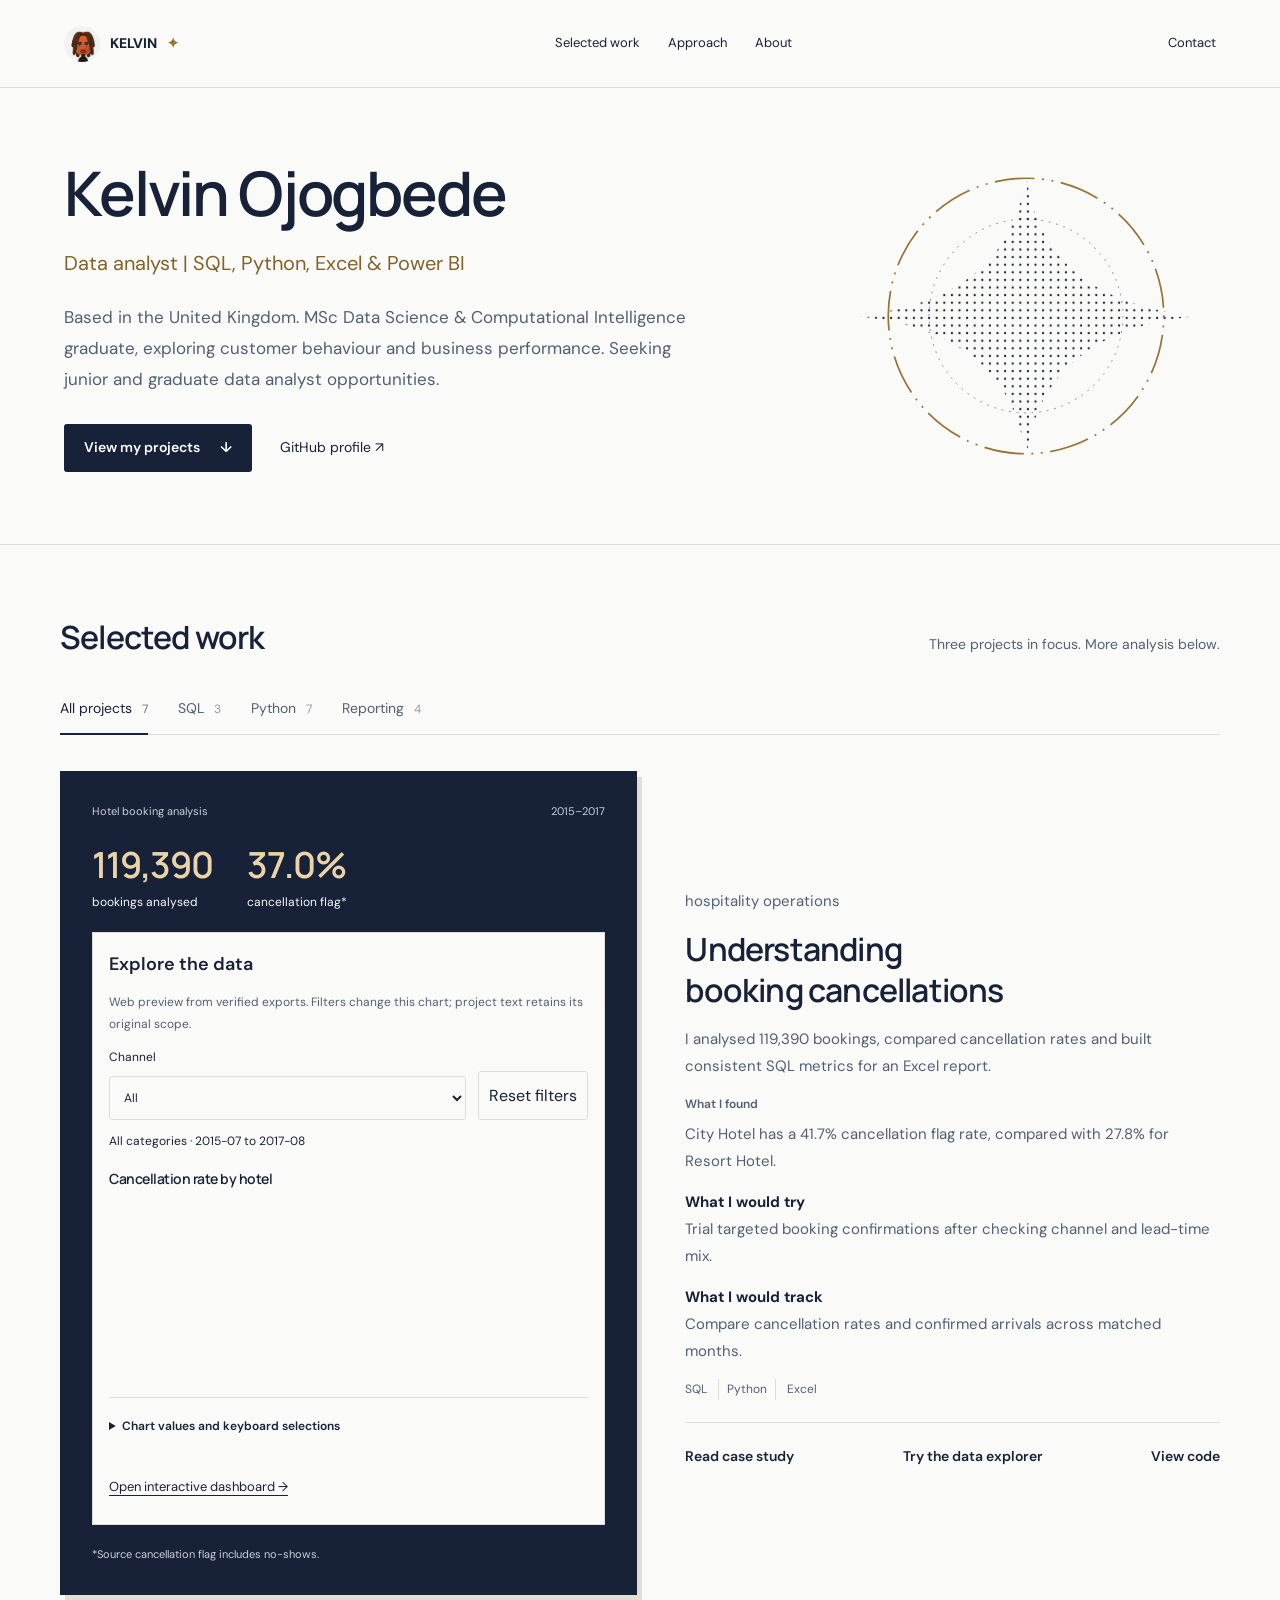
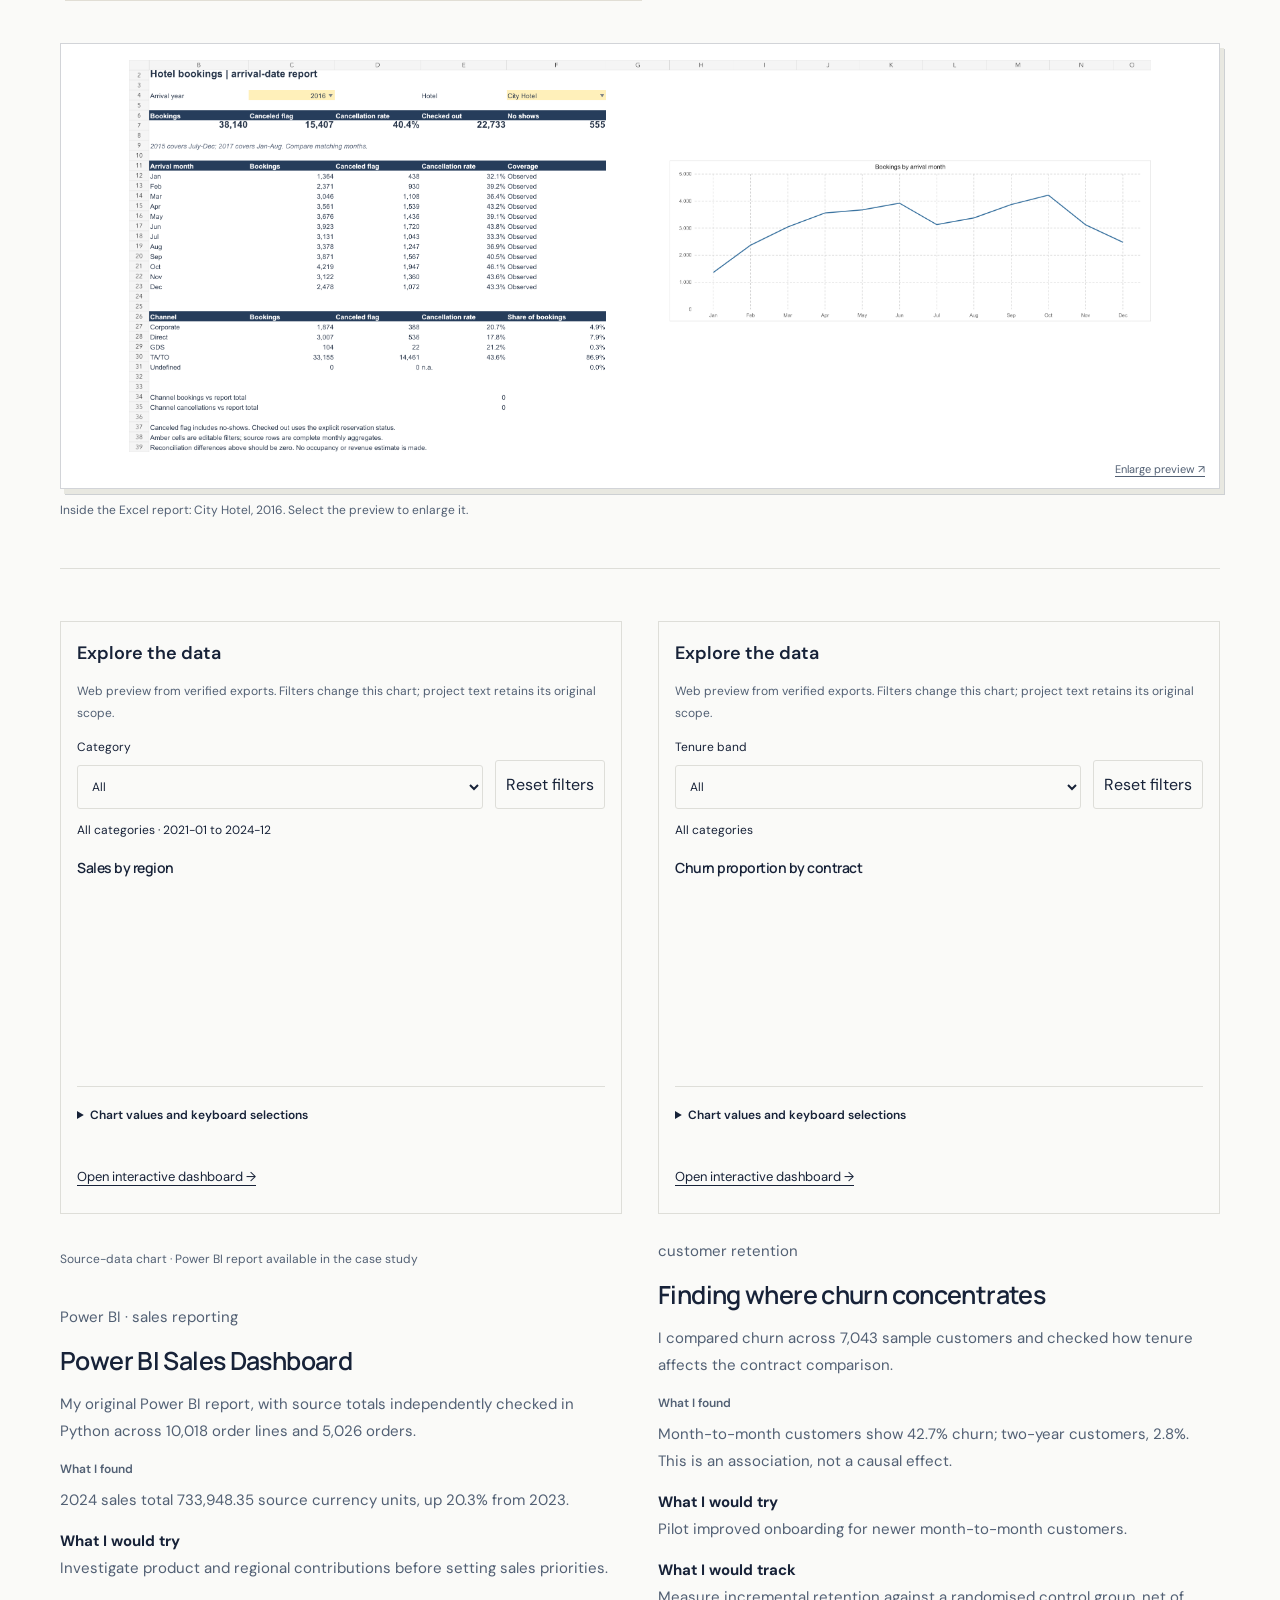
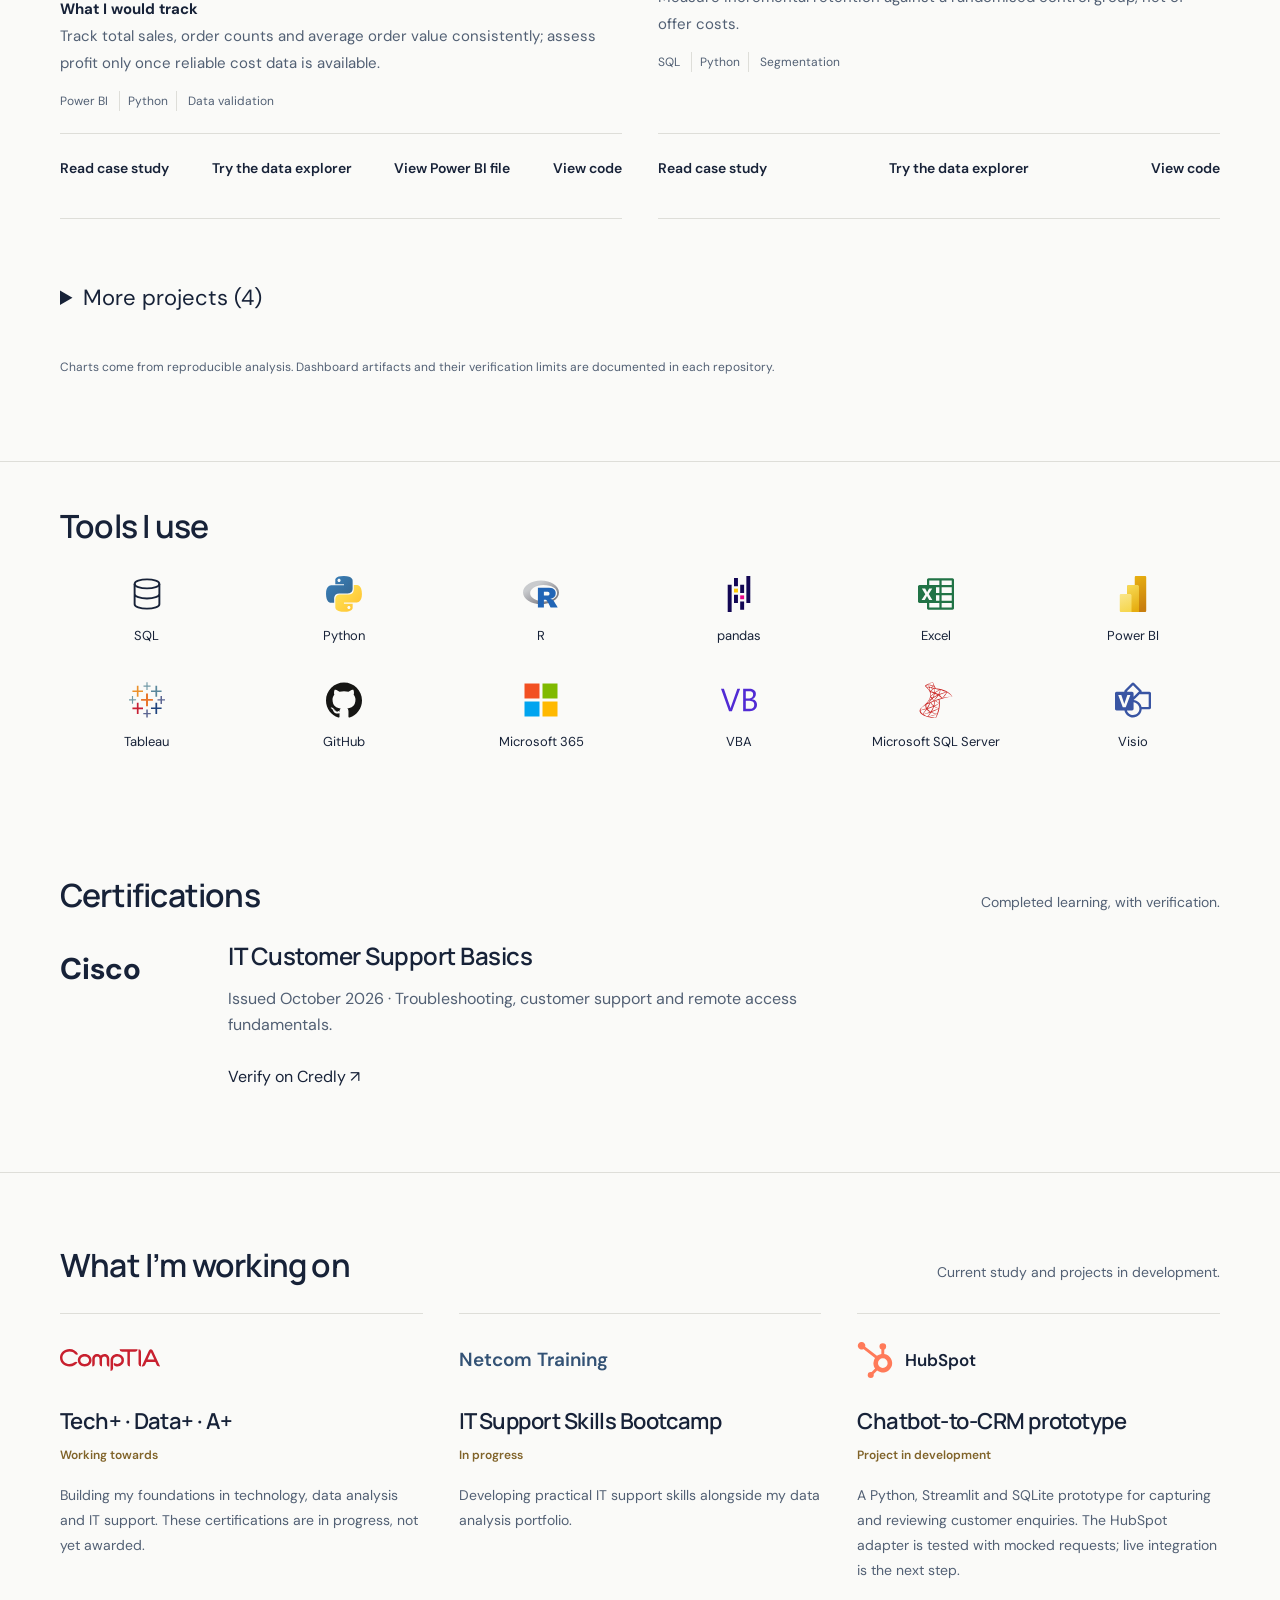
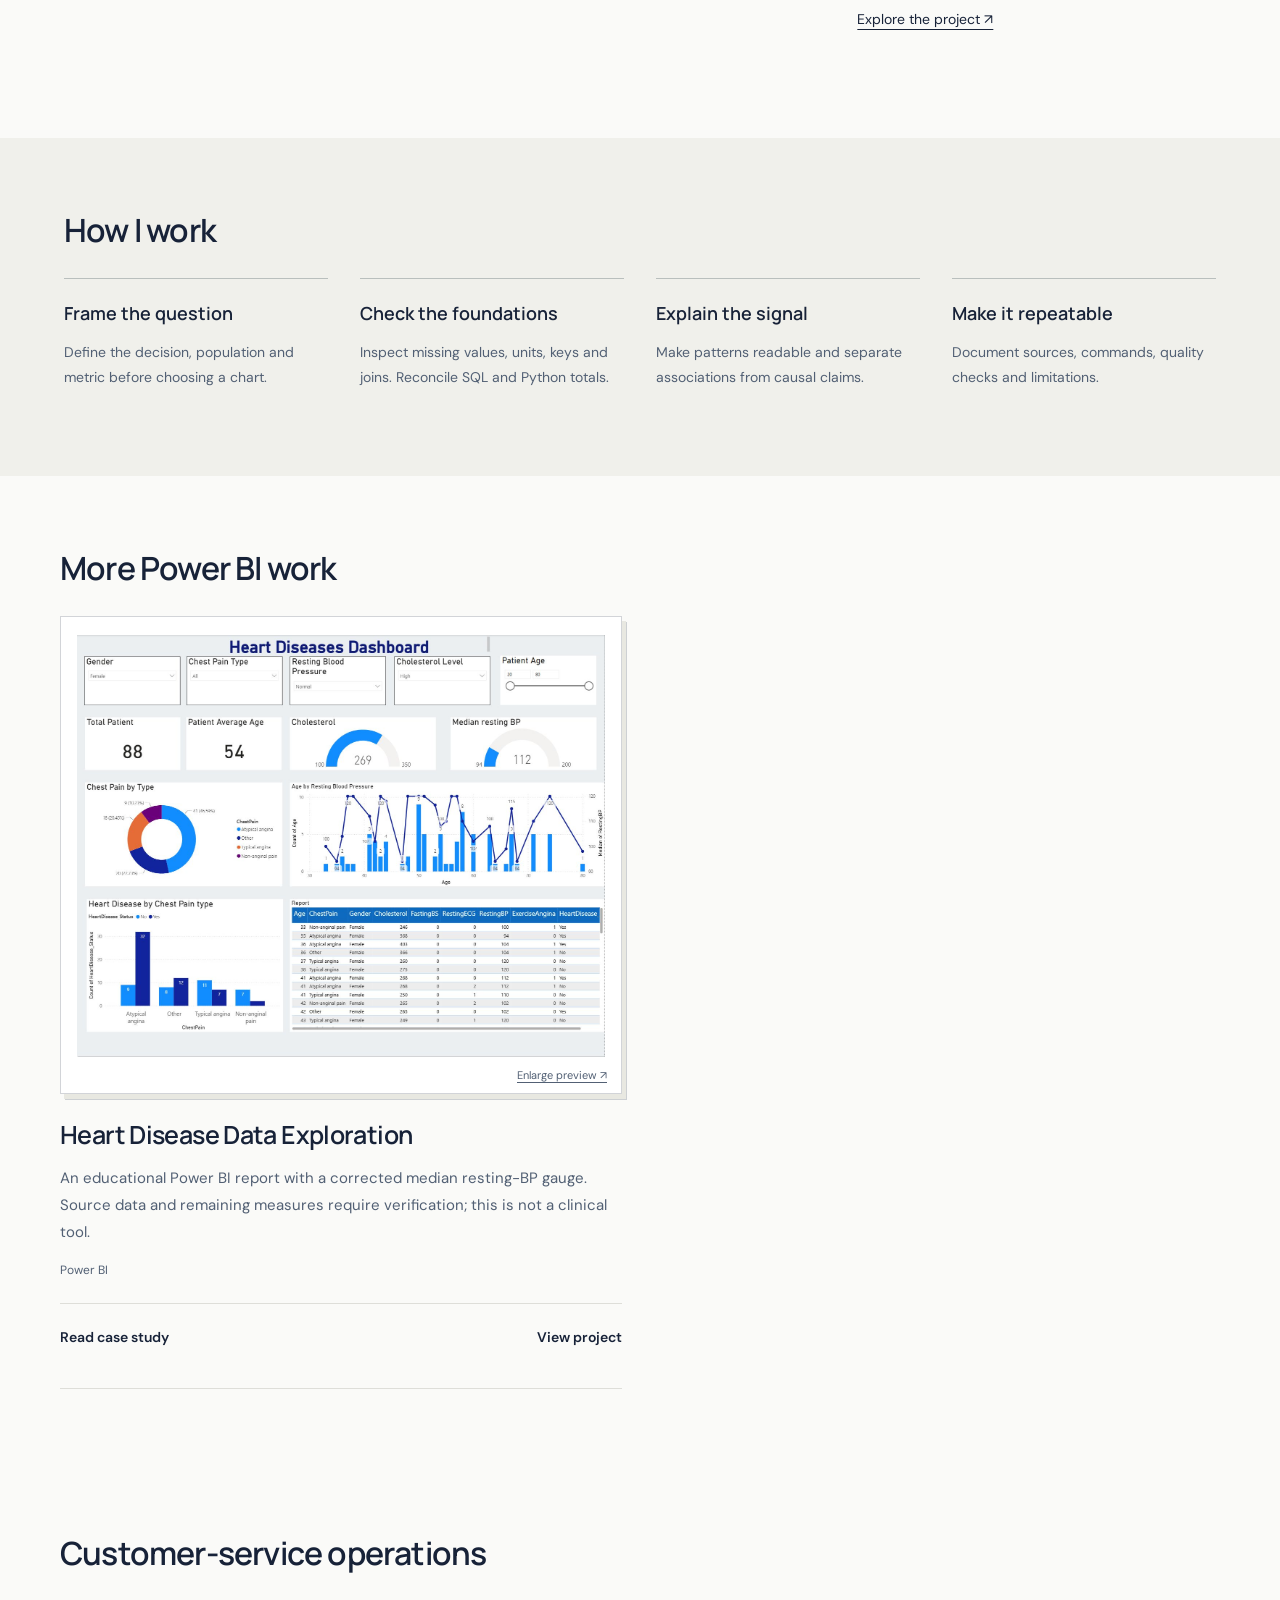
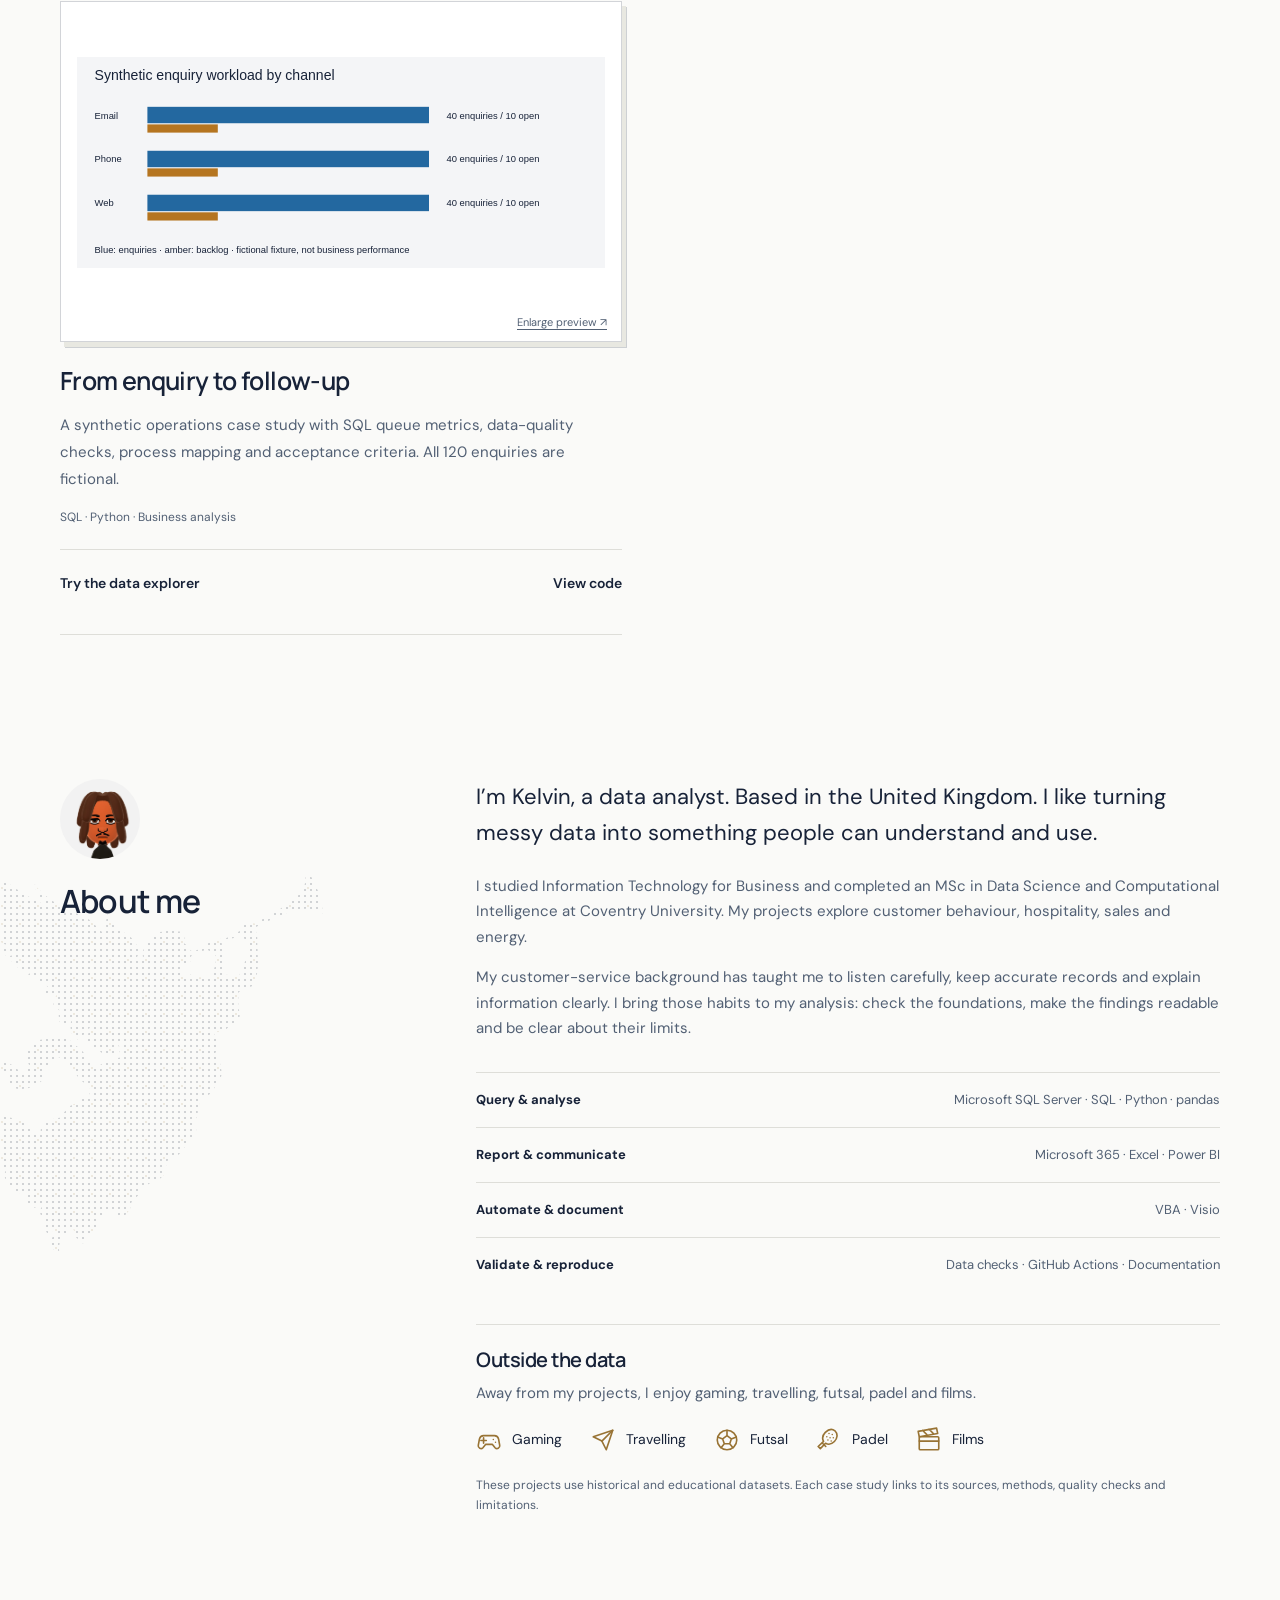
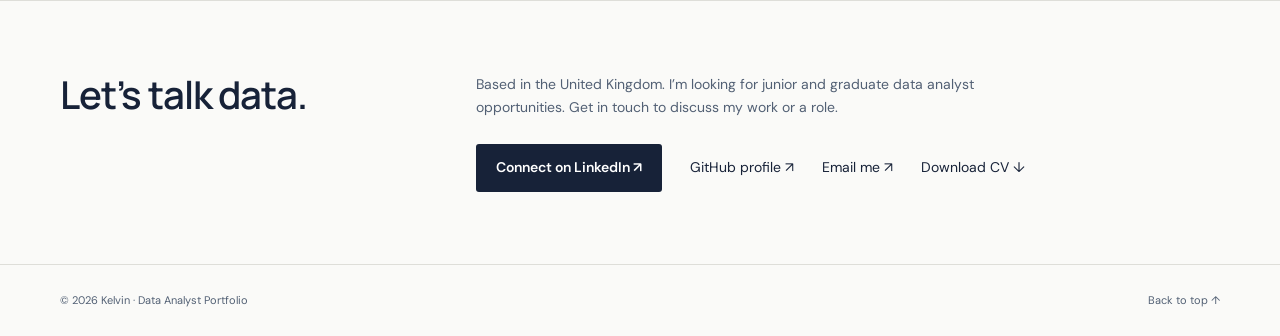
<file: index.html>
<!DOCTYPE html>

<html lang="en-GB"><head><meta charset="utf-8"/><meta content="width=device-width,initial-scale=1" name="viewport"/><meta content="#111b30" name="theme-color"/><meta content="Kelvin’s data analyst portfolio. Based in the United Kingdom. Reproducible SQL and Python analysis, Excel reporting, and Power BI projects." name="description"/><title>Kelvin | Data Analyst Portfolio</title><link href="assets/mii-profile.jpg" rel="icon" type="image/svg+xml"/><link href="style.css?v=20261019-showcase" rel="stylesheet"/><link href="theme.css?v=20261019-showcase" rel="stylesheet"/><script defer="" src="app.js?v=20261023-recruiter"></script><link href="pinterest.css?v=20261023-recruiter" rel="stylesheet"/><link rel="stylesheet" href="demos/dashboards.css?v=20261109"><script defer src="demos/vendor/chart.umd.min.js"></script><script defer src="demos/dashboard-core.js?v=20261109"></script><script defer src="demos/dashboards.js?v=20261109"></script></head><body>
<a class="skip" href="#work">Skip to projects</a><header><a class="brand" href="#home"><img alt="Kelvin’s Mii avatar" height="36" src="assets/mii-profile.jpg" width="36"/>KELVIN <span>✦</span></a><nav aria-label="Main navigation" class="desktop-nav"><a href="#work">Selected work</a><a href="#approach">Approach</a><a href="#about">About</a></nav><a class="desktop-contact" href="#contact">Contact</a><button aria-controls="mobile-menu" aria-expanded="false" aria-label="Open navigation" class="menu-toggle" type="button"><span>Menu</span><svg aria-hidden="true" height="22" viewbox="0 0 24 24" width="22"><path d="M3 7h18M3 12h18M3 17h18" fill="none" stroke="currentColor" stroke-width="1.5"></path></svg></button></header><dialog aria-label="Navigation" id="mobile-menu"><div class="drawer-top"><span>Kelvin</span><button aria-label="Close navigation" class="menu-close" type="button">✕</button></div><nav aria-label="Mobile navigation"><a href="#work">Selected work</a><a href="#tools">Tools I use</a><a href="#in-progress">In progress</a><a href="#approach">Approach</a><a href="#about">About</a><a href="#contact">Contact</a><a href="#certifications">Certifications</a></nav></dialog>
<main id="home"><section class="hero"><div class="hero-copy"><h1>Kelvin Ojogbede</h1><p class="role">Data analyst | SQL, Python, Excel &amp; Power BI</p><p class="intro">Based in the United Kingdom. MSc Data Science &amp; Computational Intelligence graduate, exploring customer behaviour and business performance. Seeking junior and graduate data analyst opportunities.</p><div class="hero-links"><a class="button" href="#work">View my projects <span aria-hidden="true">↓</span></a><a href="https://github.com/Kelv-Ojo" rel="noopener" target="_blank">GitHub profile ↗</a></div></div><button aria-label="Pause decorative animations" aria-pressed="false" class="signature-art" type="button"><svg aria-hidden="true" viewbox="0 0 400 320"><defs><pattern height="8" id="dots" patternunits="userSpaceOnUse" width="8"><circle cx="2" cy="2" fill="currentColor" r="1.2"></circle></pattern></defs><path d="M200 10 Q216 144 380 160 Q216 176 200 310 Q184 176 20 160 Q184 144 200 10Z" fill="url(#dots)"></path><circle cx="200" cy="160" fill="none" r="102" stroke="currentColor" stroke-width=".5"></circle><circle cx="200" cy="160" fill="none" r="145" stroke="currentColor" stroke-dasharray="1 7" stroke-width=".5"></circle></svg></button></section>
<section class="section" id="work"><div class="section-heading"><h2>Selected work</h2><p>Three projects in focus. More analysis below.</p></div><div aria-label="Filter projects" class="filters" role="group"><button aria-pressed="true" data-filter="all">All projects <span>7</span></button><button aria-pressed="false" data-filter="sql">SQL <span>3</span></button><button aria-pressed="false" data-filter="python">Python <span>7</span></button><button aria-pressed="false" data-filter="reporting">Reporting <span>4</span></button></div><p aria-live="polite" class="sr-only" id="filter-status">Showing 7 projects</p><div class="project-grid">
<article class="project project-featured" data-tags="sql python reporting"><div class="hotel-visual"><div class="panel-top"><span>Hotel booking analysis</span><span>2015–2017</span></div><div class="kpis"><div><strong>119,390</strong><span>bookings analysed</span></div><div><strong>37.0%</strong><span>cancellation flag*</span></div></div><div class="live-preview" data-dashboard="hotel" data-compact><noscript><a href="hotel.html">View the case study and saved charts</a></noscript></div><small>*Source cancellation flag includes no-shows.</small></div><div class="project-body"><p class="project-category">hospitality operations</p><h3>Understanding booking cancellations</h3><p>I analysed 119,390 bookings, compared cancellation rates and built consistent SQL metrics for an Excel report.</p><p class="project-finding"><strong>What I found</strong> City Hotel has a 41.7% cancellation flag rate, compared with 27.8% for Resort Hotel.</p><p class="project-next"><strong>What I would try</strong> Trial targeted booking confirmations after checking channel and lead-time mix.</p><p class="project-next"><strong>What I would track</strong> Compare cancellation rates and confirmed arrivals across matched months.</p><div class="tags">SQL <span>Python</span> Excel</div><div class="project-actions"><a href="hotel.html">Read case study</a><a href="explore.html#hotel">Try the data explorer</a><a href="https://github.com/Kelv-Ojo/hotel-booking-analysis" rel="noopener" target="_blank">View code</a></div></div><figure class="featured-artifact"><div class="chart"><img alt="Excel hotel report preview filtered to City Hotel in 2016" loading="lazy" src="assets/hotel-excel-report.png"/></div><figcaption>Inside the Excel report: City Hotel, 2016. Select the preview to enlarge it.</figcaption></figure></article><article class="project" data-tags="python reporting"><div class="live-preview" data-dashboard="sales" data-compact><noscript><a href="sales.html">View the case study and saved charts</a></noscript></div><p class="preview-disclosure">Source-data chart · Power BI report available in the case study</p><div class="project-body"><p class="project-category">Power BI · sales reporting</p><h3>Power BI Sales Dashboard</h3><p>My original Power BI report, with source totals independently checked in Python across 10,018 order lines and 5,026 orders.</p><p class="project-finding"><strong>What I found</strong> 2024 sales total 733,948.35 source currency units, up 20.3% from 2023.</p><p class="project-next"><strong>What I would try</strong> Investigate product and regional contributions before setting sales priorities.</p><p class="project-next"><strong>What I would track</strong> Track total sales, order counts and average order value consistently; assess profit only once reliable cost data is available.</p><div class="tags">Power BI <span>Python</span> Data validation</div><div class="project-actions"><a href="sales.html">Read case study</a><a href="explore.html#sales">Try the data explorer</a><a href="https://github.com/Kelv-Ojo/Dashboard-sales/blob/main/salesoverview.pbix" rel="noopener" target="_blank">View Power BI file</a><a href="https://github.com/Kelv-Ojo/Dashboard-sales" rel="noopener" target="_blank">View code</a></div></div></article><article class="project project-supporting" data-tags="sql python" id="churn"><div class="live-preview" data-dashboard="churn" data-compact><noscript><a href="churn.html">View the case study and saved charts</a></noscript></div><div class="project-body"><p class="project-category">customer retention</p><h3>Finding where churn concentrates</h3><p>I compared churn across 7,043 sample customers and checked how tenure affects the contract comparison.</p><p class="project-finding"><strong>What I found</strong> Month-to-month customers show 42.7% churn; two-year customers, 2.8%. This is an association, not a causal effect.</p><p class="project-next"><strong>What I would try</strong> Pilot improved onboarding for newer month-to-month customers.</p><p class="project-next"><strong>What I would track</strong> Measure incremental retention against a randomised control group, net of offer costs.</p><div class="tags">SQL <span>Python</span> Segmentation</div><div class="project-actions"><a href="churn.html">Read case study</a><a href="explore.html#churn">Try the data explorer</a><a href="https://github.com/Kelv-Ojo/telco-churn-analysis" rel="noopener" target="_blank">View code</a></div></div></article></div><details class="more-projects" id="more-projects"><summary>More projects (4)</summary><div class="project-grid"><article class="project project-supporting" data-tags="sql python"><div class="live-preview" data-dashboard="energy" data-compact><noscript><a href="energy.html">View the case study and saved charts</a></noscript></div><div class="project-body"><p class="project-category">energy &amp; public data</p><h3>Putting energy trends in context</h3><p>I explored 55 years of official UK energy data, corrected a unit conversion and compared consumption across sectors.</p><p class="project-finding"><strong>What I found</strong> Final consumption fell 12.3% between 1970 and 2024. Transport accounts for 42.2% of the 2024 total.</p><div class="tags">Python <span>SQL</span> Data quality</div><div class="project-actions"><a href="energy.html">Case study and visual gallery</a><a href="explore.html#energy">Try the data explorer</a><a href="https://github.com/Kelv-Ojo/uk-energy-analysis" rel="noopener" target="_blank">View code</a></div></div></article><article class="project" data-tags="python reporting"><div class="report-preview"><p class="preview-title">Cereal data quality</p><div class="preview-stat"><strong>811</strong><span>raw product-month records</span></div><div aria-label="765 rows with customer counts; 46 missing" class="quality-bar"><span style="width:94.33%"></span><span style="width:5.67%"></span></div><p>765 customer counts present <span class="missing-label">46 missing</span></p><div class="preview-note">October absent across the raw extract</div></div><div class="project-body"><p class="project-category">product importance</p><h3>Which products deserve pricing attention?</h3><p>Investigate data gaps and compare classifiers using whole-product validation in the Oliver Wyman analyst simulation.</p><div class="tags">Python <span>Machine learning</span> Data quality</div><div class="project-actions"><a href="case-studies/cereal-importance.html">Read case study</a><a href="https://github.com/Kelv-Ojo/Kelv-Ojo.github.io/tree/main/case-studies/cereal" rel="noopener" target="_blank">View code</a></div></div></article><article class="project" data-tags="python reporting"><div class="report-preview"><p class="preview-title">PySpark analysis workflow</p><ol class="workflow-preview"><li>Spark DataFrames</li><li>Prepare simulation features</li><li>Compare regression models</li><li>Review errors in Tableau</li></ol><p class="preview-note">Reported coursework approach; results not regenerated</p></div><div class="project-body"><p class="project-category">big data analytics</p><h3>Exploring turbulence with PySpark</h3><p>Document a simulation-data workflow and explain why strong reported scores still need case-based validation.</p><div class="tags">PySpark <span>Regression</span> Tableau</div><div class="project-actions"><a href="case-studies/pyspark-turbulence.html">Read case study</a><span>Coursework review</span></div></div></article><article class="project" data-tags="python"><div class="report-preview"><p class="preview-title">What accuracy can hide</p><table><thead><tr><th>Model</th><th>Accuracy</th><th>Missed positives</th></tr></thead><tbody><tr><td>Baseline</td><td>51.82%</td><td>783</td></tr><tr><td>Logistic</td><td>99.88%</td><td>2</td></tr><tr><td>Tree</td><td>100%</td><td>0</td></tr><tr><td>Naive Bayes</td><td>93.35%</td><td>96</td></tr></tbody></table><p class="preview-note">1,625 test rows · educational benchmark</p></div><div class="project-body"><p class="project-category">model evaluation</p><h3>Looking beyond classification accuracy</h3><p>Rebuild a mushroom benchmark comparison with reproducible pipelines and explicit error counts. Educational analysis only.</p><div class="tags">Python <span>scikit-learn</span> Validation</div><div class="project-actions"><a href="case-studies/mushroom-classification.html">Read case study</a><a href="https://github.com/Kelv-Ojo/Kelv-Ojo.github.io/tree/main/case-studies/mushroom" rel="noopener" target="_blank">View code</a></div></div></article></div></details><p class="footnote">Charts come from reproducible analysis. Dashboard artifacts and their verification limits are documented in each repository.</p></section>
<section class="section tools" id="tools"><div class="section-heading"><h2>Tools I use</h2></div><ul aria-label="Tools and technologies" class="tool-list"><li><svg aria-hidden="true" fill="none" focusable="false" stroke="currentColor" stroke-width="1.7" viewbox="0 0 32 32"><ellipse cx="16" cy="7" rx="11" ry="4"></ellipse><path d="M5 7v18c0 2.2 4.9 4 11 4s11-1.8 11-4V7M5 16c0 2.2 4.9 4 11 4s11-1.8 11-4"></path></svg><span>SQL</span></li><li>
<svg aria-hidden="true" focusable="false" preserveaspectratio="xMidYMid" version="1.1" viewbox="0 0 256 255" xmlns="http://www.w3.org/2000/svg" xmlns:xlink="http://www.w3.org/1999/xlink">
<defs>
<lineargradient id="tool-python-linearGradient-1" x1="12.9593594%" x2="79.6388325%" y1="12.0393928%" y2="78.2008538%">
<stop offset="0%" stop-color="#387EB8"></stop>
<stop offset="100%" stop-color="#366994"></stop>
</lineargradient>
<lineargradient id="tool-python-linearGradient-2" x1="19.127525%" x2="90.7415328%" y1="20.5791813%" y2="88.4290372%">
<stop offset="0%" stop-color="#FFE052"></stop>
<stop offset="100%" stop-color="#FFC331"></stop>
</lineargradient>
</defs>
<g>
<path d="M126.915866,0.0722755491 C62.0835831,0.0722801733 66.1321288,28.1874648 66.1321288,28.1874648 L66.2044043,57.3145115 L128.072276,57.3145115 L128.072276,66.0598532 L41.6307171,66.0598532 C41.6307171,66.0598532 0.144551098,61.3549438 0.144551098,126.771315 C0.144546474,192.187673 36.3546019,189.867871 36.3546019,189.867871 L57.9649915,189.867871 L57.9649915,159.51214 C57.9649915,159.51214 56.8001363,123.302089 93.5968379,123.302089 L154.95878,123.302089 C154.95878,123.302089 189.434218,123.859386 189.434218,89.9830604 L189.434218,33.9695088 C189.434218,33.9695041 194.668541,0.0722755491 126.915866,0.0722755491 L126.915866,0.0722755491 L126.915866,0.0722755491 Z M92.8018069,19.6589497 C98.9572068,19.6589452 103.932242,24.6339846 103.932242,30.7893845 C103.932246,36.9447844 98.9572068,41.9198193 92.8018069,41.9198193 C86.646407,41.9198239 81.6713721,36.9447844 81.6713721,30.7893845 C81.6713674,24.6339846 86.646407,19.6589497 92.8018069,19.6589497 L92.8018069,19.6589497 L92.8018069,19.6589497 Z" fill="url(#tool-python-linearGradient-1)"></path>
<path d="M128.757101,254.126271 C193.589403,254.126271 189.540839,226.011081 189.540839,226.011081 L189.468564,196.884035 L127.600692,196.884035 L127.600692,188.138693 L214.042251,188.138693 C214.042251,188.138693 255.528417,192.843589 255.528417,127.427208 C255.52844,62.0108566 219.318366,64.3306589 219.318366,64.3306589 L197.707976,64.3306589 L197.707976,94.6863832 C197.707976,94.6863832 198.87285,130.896434 162.07613,130.896434 L100.714182,130.896434 C100.714182,130.896434 66.238745,130.339138 66.238745,164.215486 L66.238745,220.229038 C66.238745,220.229038 61.0044225,254.126271 128.757101,254.126271 L128.757101,254.126271 L128.757101,254.126271 Z M162.87116,234.539597 C156.715759,234.539597 151.740726,229.564564 151.740726,223.409162 C151.740726,217.253759 156.715759,212.278727 162.87116,212.278727 C169.026563,212.278727 174.001595,217.253759 174.001595,223.409162 C174.001618,229.564564 169.026563,234.539597 162.87116,234.539597 L162.87116,234.539597 L162.87116,234.539597 Z" fill="url(#tool-python-linearGradient-2)"></path>
</g>
</svg>
<span>Python</span></li><li>
<svg aria-hidden="true" focusable="false" preserveaspectratio="xMidYMid" version="1.1" viewbox="0 0 256 193" xmlns="http://www.w3.org/2000/svg" xmlns:xlink="http://www.w3.org/1999/xlink">
<defs>
<lineargradient id="tool-r-lang-linearGradient-1" x1="37.9725688%" x2="91.1208363%" y1="16.9988952%" y2="76.3260008%">
<stop offset="0%" stop-color="#C9CBCE"></stop>
<stop offset="100%" stop-color="#7B7A81"></stop>
</lineargradient>
</defs>
<g>
<path d="M149.333,149.333 C96,149.333 50.674,122.62 50.674,90.62 C50.674,58.62 90.667,32 144,32 C211.357,32 242.572,57.911 242.572,89.911 C242.572,121.911 208.165,149.333 149.333,149.333 M128,0 C58.667,0 0,37.333 0,85.333 C0,130.667 58.312,168.302 127.646,168.302 C196.979,168.302 256,133.333 256,85.333 C256,37.333 197.333,0 128,0" fill="url(#tool-r-lang-linearGradient-1)"></path>
<path d="M105.946,51.829 L105.946,192.938 L148.589,192.938 L148.589,138.063 C159.25,138.063 165.6,135.735 172.575,148.515 C183.236,166.807 196.562,192.938 196.562,192.938 L247.2,192.938 C247.2,192.938 215.218,140.676 212.553,138.063 C207.638,132.836 201.892,132.836 193.897,130.223 C209.888,127.61 224.796,120.975 229.979,106.759 C234.51,93.694 233.977,77.074 224.265,65.929 C215.854,57.11 207.223,51.829 185.901,51.829 L105.946,51.829 L105.946,51.829 Z M148.589,81.217 L176.573,81.217 C183.209,81.217 188.566,87.75 188.566,94.282 C188.566,100.815 183.236,107.348 176.573,107.348 L148.589,107.348 L148.589,81.217 L148.589,81.217 Z" fill="#2165B6"></path>
</g>
</svg><span>R</span></li><li>
<svg aria-hidden="true" focusable="false" preserveaspectratio="xMidYMid" version="1.1" viewbox="0 0 256 408" xmlns="http://www.w3.org/2000/svg" xmlns:xlink="http://www.w3.org/1999/xlink">
<title>pandas</title>
<g>
<path d="M71.4775204,24.0721657 L115.982392,24.0721657 L115.982392,116.481201 L71.4775204,116.481201 L71.4775204,24.0721657 Z M71.4775204,213.896803 L115.982392,213.896803 L115.982392,306.305838 L71.4775204,306.305838 L71.4775204,213.896803 Z M0,100.057444 L44.5048712,100.057444 L44.5048712,407.23158 L0,407.23158 L0,100.057444 Z M141.495562,290.140723 L186.000433,290.140723 L186.000433,382.549758 L141.495562,382.549758 L141.495562,290.140723 Z M141.495562,100.16829 L186.000433,100.16829 L186.000433,192.577326 L141.495562,192.577326 L141.495562,100.16829 Z M211.495129,0 L256,0 L256,307.174136 L211.495129,307.174136 L211.495129,0 Z" fill="#130754"></path>
<rect fill="#FFCA00" height="43.5996247" width="44.5048712" x="71.4775204" y="143.45385"></rect>
<rect fill="#E70488" height="43.5996247" width="44.5048712" x="141.495562" y="219.549975"></rect>
</g>
</svg>
<span>pandas</span></li><li><svg aria-hidden="true" fill="#217346" focusable="false" role="img" viewbox="0 0 24 24" xmlns="http://www.w3.org/2000/svg"><title>Microsoft Excel</title><path d="M23 1.5q.41 0 .7.3.3.29.3.7v19q0 .41-.3.7-.29.3-.7.3H7q-.41 0-.7-.3-.3-.29-.3-.7V18H1q-.41 0-.7-.3-.3-.29-.3-.7V7q0-.41.3-.7Q.58 6 1 6h5V2.5q0-.41.3-.7.29-.3.7-.3zM6 13.28l1.42 2.66h2.14l-2.38-3.87 2.34-3.8H7.46l-1.3 2.4-.05.08-.04.09-.64-1.28-.66-1.29H2.59l2.27 3.82-2.48 3.85h2.16zM14.25 21v-3H7.5v3zm0-4.5v-3.75H12v3.75zm0-5.25V7.5H12v3.75zm0-5.25V3H7.5v3zm8.25 15v-3h-6.75v3zm0-4.5v-3.75h-6.75v3.75zm0-5.25V7.5h-6.75v3.75zm0-5.25V3h-6.75v3Z"></path></svg><span>Excel</span></li><li>
<svg aria-hidden="true" focusable="false" preserveaspectratio="xMidYMid" version="1.1" viewbox="0 0 256 342" xmlns="http://www.w3.org/2000/svg" xmlns:xlink="http://www.w3.org/1999/xlink">
<title>Power BI</title>
<defs>
<path d="M142.222222,14.2222222 C142.222222,6.36750222 148.589867,0 156.444444,0 L241.777778,0 C249.632356,0 256,6.36750222 256,14.2222222 L256,327.111111 C256,334.965689 249.632356,341.333333 241.777778,341.333333 L14.2222222,341.333333 C6.36764444,341.333333 0,334.965689 0,327.111111 L0,184.888889 C0,177.034311 6.36764444,170.666667 14.2222222,170.666667 L71.1114667,170.666667 L71.1114667,99.5555556 C71.1114667,91.7009778 77.4791111,85.3333333 85.3336889,85.3333333 L142.222222,85.3333333 L142.222222,14.2222222 Z" id="tool-microsoft-power-bi-power-bi-path-1"></path>
<lineargradient id="tool-microsoft-power-bi-power-bi-linearGradient-1" x1="42.5926042%" x2="57.2448958%" y1="-9.35203125e-07%" y2="93.1735417%">
<stop offset="0%" stop-color="#E6AD10"></stop>
<stop offset="100%" stop-color="#C87E0E"></stop>
</lineargradient>
<lineargradient id="tool-microsoft-power-bi-power-bi-linearGradient-2" x1="40.1218519%" x2="62.0283333%" y1="0%" y2="95.5919444%">
<stop offset="0%" stop-color="#F6D751"></stop>
<stop offset="100%" stop-color="#E6AD10"></stop>
</lineargradient>
<lineargradient id="tool-microsoft-power-bi-power-bi-linearGradient-3" x1="27.7741667%" x2="55.0115278%" y1="0%" y2="96.828125%">
<stop offset="0%" stop-color="#F9E589"></stop>
<stop offset="100%" stop-color="#F6D751"></stop>
</lineargradient>
</defs>
<g>
<mask fill="white" id="tool-microsoft-power-bi-mask-2">
<use xlink:href="#tool-microsoft-power-bi-power-bi-path-1"></use>
</mask>
<polygon fill="url(#tool-microsoft-power-bi-power-bi-linearGradient-1)" mask="url(#tool-microsoft-power-bi-mask-2)" points="256 0 256 341.333333 142.222222 341.333333 142.222222 0"></polygon>
<path d="M184.888889,100.977778 L184.888889,342.755556 L71.1111111,342.755556 L71.1111111,86.7555556 L170.666667,86.7555556 C178.521244,86.7555556 184.888889,93.1232 184.888889,100.977778 Z" fill="#000000" fill-opacity="0.2" mask="url(#tool-microsoft-power-bi-mask-2)"></path>
<path d="M184.888889,106.666667 L184.888889,348.444444 L71.1111111,348.444444 L71.1111111,92.4444444 L170.666667,92.4444444 C178.521244,92.4444444 184.888889,98.8120889 184.888889,106.666667 Z" fill="#000000" fill-opacity="0.18" mask="url(#tool-microsoft-power-bi-mask-2)"></path>
<path d="M184.888889,99.5555556 L184.888889,341.333333 L71.1111111,341.333333 L71.1111111,85.3333333 L170.666667,85.3333333 C178.521244,85.3333333 184.888889,91.7009778 184.888889,99.5555556 Z" fill="url(#tool-microsoft-power-bi-power-bi-linearGradient-2)" mask="url(#tool-microsoft-power-bi-mask-2)"></path>
<path d="M0,170.666667 L0,341.333333 L113.777778,341.333333 L113.777778,184.888889 C113.777778,177.034311 107.410133,170.666667 99.5555556,170.666667 L0,170.666667 Z" fill="url(#tool-microsoft-power-bi-power-bi-linearGradient-3)" mask="url(#tool-microsoft-power-bi-mask-2)"></path>
</g>
</svg>
<span>Power BI</span></li><li>
<svg aria-hidden="true" focusable="false" preserveaspectratio="xMidYMid" version="1.1" viewbox="0 0 256 251" xmlns="http://www.w3.org/2000/svg" xmlns:xlink="http://www.w3.org/1999/xlink">
<g>
<polygon fill="#7099A6" points="123.929417 11.5932444 123.929417 23.2338083 103.108897 23.2338083 103.108897 30.8049067 123.929417 30.8049067 123.929417 53.9913956 132.068348 53.9913956 132.068348 30.8049067 153.409382 30.8049067 153.409382 23.2338083 132.068348 23.2338083 132.068348 0 123.929417 0"></polygon>
<polygon fill="#EB912C" points="55.8841702 41.1205283 55.8841702 58.0135416 24.369473 58.0135416 24.369473 68.6130794 55.8841702 68.6130794 55.8841702 102.919619 67.5720533 102.919619 67.5720533 68.6130794 99.5599441 68.6130794 99.5599441 58.0135416 67.5720533 58.0135416 67.5720533 24.2275149 55.8841702 24.2275149"></polygon>
<polygon fill="#59879B" points="187.952518 41.1205283 187.952518 58.0135416 156.437821 58.0135416 156.437821 69.1335924 187.952518 69.1335924 187.952518 102.919619 200.113595 102.919619 200.113595 69.1335924 231.628292 69.1335924 231.628292 58.0135416 200.113595 58.0135416 200.113595 24.2275149 187.952518 24.2275149"></polygon>
<polygon fill="#E8762C" points="120.900978 98.6608762 120.900978 117.588622 85.8373283 117.588622 85.8373283 131.689793 120.900978 131.689793 120.900978 169.545285 135.096787 169.545285 135.096787 131.689793 170.160437 131.689793 170.160437 117.588622 135.096787 117.588622 135.096787 79.7331302 120.900978 79.7331302"></polygon>
<polygon fill="#5B6591" points="224.009874 108.219388 224.009874 120.096549 202.668841 120.096549 202.668841 129.70238 224.009874 129.70238 224.009874 153.409382 234.656731 153.409382 234.656731 129.70238 255.997765 129.70238 255.997765 120.096549 234.656731 120.096549 234.656731 96.3895467 224.009874 96.3895467"></polygon>
<polygon fill="#7099A6" points="20.8205206 109.260414 20.8205206 120.617062 0 120.617062 0 128.661354 20.8205206 128.661354 20.8205206 151.374649 28.9594514 151.374649 28.9594514 128.661354 50.3004851 127.904244 50.3004851 120.617062 28.9594514 120.617062 28.9594514 97.9037663 20.8205206 97.9037663"></polygon>
<polygon fill="#C72035" points="55.8841702 162.731297 55.8841702 179.62431 24.369473 179.62431 24.369473 190.744361 55.8841702 190.744361 55.8841702 224.530387 68.045247 224.530387 68.045247 190.744361 99.5599441 190.744361 99.5599441 179.62431 68.045247 179.62431 68.045247 145.838283 55.8841702 145.838283"></polygon>
<polygon fill="#1F447E" points="187.952518 162.731297 187.952518 179.62431 156.437821 179.62431 156.437821 190.223848 187.952518 190.223848 187.952518 224.530387 200.113595 224.530387 200.113595 190.223848 231.628292 190.223848 231.628292 179.62431 200.113595 179.62431 200.113595 145.838283 187.952518 145.838283"></polygon>
<polygon fill="#5B6591" points="122.93571 205.649961 122.93571 217.479802 101.594677 217.479802 101.594677 227.085633 122.93571 227.085633 122.93571 250.792635 133.582568 250.792635 133.582568 227.085633 154.923601 227.085633 154.923601 217.479802 133.582568 217.479802 133.582568 193.7728 122.93571 193.7728"></polygon>
</g>
</svg><span>Tableau</span></li><li>
<svg aria-hidden="true" focusable="false" preserveaspectratio="xMidYMid" version="1.1" viewbox="0 0 256 250" xmlns="http://www.w3.org/2000/svg" xmlns:xlink="http://www.w3.org/1999/xlink">
<g>
<path d="M128.00106,0 C57.3172926,0 0,57.3066942 0,128.00106 C0,184.555281 36.6761997,232.535542 87.534937,249.460899 C93.9320223,250.645779 96.280588,246.684165 96.280588,243.303333 C96.280588,240.251045 96.1618878,230.167899 96.106777,219.472176 C60.4967585,227.215235 52.9826207,204.369712 52.9826207,204.369712 C47.1599584,189.574598 38.770408,185.640538 38.770408,185.640538 C27.1568785,177.696113 39.6458206,177.859325 39.6458206,177.859325 C52.4993419,178.762293 59.267365,191.04987 59.267365,191.04987 C70.6837675,210.618423 89.2115753,204.961093 96.5158685,201.690482 C97.6647155,193.417512 100.981959,187.77078 104.642583,184.574357 C76.211799,181.33766 46.324819,170.362144 46.324819,121.315702 C46.324819,107.340889 51.3250588,95.9223682 59.5132437,86.9583937 C58.1842268,83.7344152 53.8029229,70.715562 60.7532354,53.0843636 C60.7532354,53.0843636 71.5019501,49.6441813 95.9626412,66.2049595 C106.172967,63.368876 117.123047,61.9465949 128.00106,61.8978432 C138.879073,61.9465949 149.837632,63.368876 160.067033,66.2049595 C184.49805,49.6441813 195.231926,53.0843636 195.231926,53.0843636 C202.199197,70.715562 197.815773,83.7344152 196.486756,86.9583937 C204.694018,95.9223682 209.660343,107.340889 209.660343,121.315702 C209.660343,170.478725 179.716133,181.303747 151.213281,184.472614 C155.80443,188.444828 159.895342,196.234518 159.895342,208.176593 C159.895342,225.303317 159.746968,239.087361 159.746968,243.303333 C159.746968,246.709601 162.05102,250.70089 168.53925,249.443941 C219.370432,232.499507 256,184.536204 256,128.00106 C256,57.3066942 198.691187,0 128.00106,0 Z M47.9405593,182.340212 C47.6586465,182.976105 46.6581745,183.166873 45.7467277,182.730227 C44.8183235,182.312656 44.2968914,181.445722 44.5978808,180.80771 C44.8734344,180.152739 45.876026,179.97045 46.8023103,180.409216 C47.7328342,180.826786 48.2627451,181.702199 47.9405593,182.340212 Z M54.2367892,187.958254 C53.6263318,188.524199 52.4329723,188.261363 51.6232682,187.366874 C50.7860088,186.474504 50.6291553,185.281144 51.2480912,184.70672 C51.8776254,184.140775 53.0349512,184.405731 53.8743302,185.298101 C54.7115892,186.201069 54.8748019,187.38595 54.2367892,187.958254 Z M58.5562413,195.146347 C57.7719732,195.691096 56.4895886,195.180261 55.6968417,194.042013 C54.9125733,192.903764 54.9125733,191.538713 55.713799,190.991845 C56.5086651,190.444977 57.7719732,190.936735 58.5753181,192.066505 C59.3574669,193.22383 59.3574669,194.58888 58.5562413,195.146347 Z M65.8613592,203.471174 C65.1597571,204.244846 63.6654083,204.03712 62.5716717,202.981538 C61.4524999,201.94927 61.1409122,200.484596 61.8446341,199.710926 C62.5547146,198.935137 64.0575422,199.15346 65.1597571,200.200564 C66.2704506,201.230712 66.6095936,202.705984 65.8613592,203.471174 Z M75.3025151,206.281542 C74.9930474,207.284134 73.553809,207.739857 72.1039724,207.313809 C70.6562556,206.875043 69.7087748,205.700761 70.0012857,204.687571 C70.302275,203.678621 71.7478721,203.20382 73.2083069,203.659543 C74.6539041,204.09619 75.6035048,205.261994 75.3025151,206.281542 Z M86.046947,207.473627 C86.0829806,208.529209 84.8535871,209.404622 83.3316829,209.4237 C81.8013,209.457614 80.563428,208.603398 80.5464708,207.564772 C80.5464708,206.498591 81.7483088,205.631657 83.2786917,205.606221 C84.8005962,205.576546 86.046947,206.424403 86.046947,207.473627 Z M96.6021471,207.069023 C96.7844366,208.099171 95.7267341,209.156872 94.215428,209.438785 C92.7295577,209.710099 91.3539086,209.074206 91.1652603,208.052538 C90.9808515,206.996955 92.0576306,205.939253 93.5413813,205.66582 C95.054807,205.402984 96.4092596,206.021919 96.6021471,207.069023 Z" fill="#161614"></path>
</g>
</svg><span>GitHub</span></li><li><svg aria-hidden="true" focusable="false" viewbox="0 0 24 24"><path d="M1 1h10v10H1z" fill="#f25022"></path><path d="M13 1h10v10H13z" fill="#7fba00"></path><path d="M1 13h10v10H1z" fill="#00a4ef"></path><path d="M13 13h10v10H13z" fill="#ffb900"></path></svg><span>Microsoft 365</span></li><li><svg aria-hidden="true" fill="#512bd4" focusable="false" role="img" viewbox="0 0 24 24" xmlns="http://www.w3.org/2000/svg"><path d="M6.363 17.719a7.57 7.57 0 0 1 .34-1.348L10.887 4.5h1.863l-5.473 15h-1.91L0 4.5h1.934l4.09 11.895c.078.218.14.437.187.656s.098.441.152.668zM20.66 11.53c.5.063.957.188 1.371.375s.766.442 1.055.762.512.691.668 1.113.238.89.246 1.406c0 .696-.133 1.31-.398 1.84s-.622.98-1.067 1.348-.96.645-1.547.832-1.203.285-1.851.293h-4.371v-15h4.265c.54 0 1.059.066 1.559.2s.95.335 1.348.609.714.628.949 1.066.355.957.363 1.559c0 .859-.227 1.601-.68 2.226s-1.09 1.067-1.91 1.324v.047zm-4.137-.597h1.793c.43 0 .832-.051 1.207-.153s.704-.258.985-.469.5-.488.656-.832.238-.746.246-1.207c0-.43-.078-.785-.234-1.066s-.367-.504-.633-.668-.57-.277-.914-.34-.707-.097-1.09-.105h-2.016v4.84zm2.38 6.972c.437 0 .85-.05 1.242-.152s.738-.262 1.043-.48.539-.5.703-.844.254-.762.27-1.254c0-.54-.102-.98-.306-1.324s-.476-.614-.82-.809-.73-.332-1.16-.41-.875-.117-1.336-.117h-2.016v5.39h2.38z"></path></svg><span>VBA</span></li><li><svg aria-hidden="true" fill="#cc2927" focusable="false" role="img" viewbox="0 0 24 24" xmlns="http://www.w3.org/2000/svg"><path d="M4.724 2.505s-.08.127-.004.315c.046.116.186.256.34.404 0 0 1.615 1.576 1.813 1.804.895 1.033 1.284 2.05 1.32 3.453.022.9-.151 1.692-.573 2.613-.756 1.649-2.35 3.468-4.81 5.49l.36-.12c.233-.173.548-.359 1.292-.766 1.713-.936 3.636-1.798 5.999-2.686 3.399-1.277 8.99-2.776 12.172-3.263l.331-.051-.05-.08c-.292-.452-.49-.731-.73-1.027-.697-.863-1.542-1.567-2.577-2.146-1.422-.797-3.267-1.416-5.6-1.88a67.93 67.93 0 00-2.191-.375 209.29 209.29 0 01-3.924-.64c-.425-.075-1.06-.181-1.481-.272a9.404 9.404 0 01-.961-.258c-.268-.105-.645-.207-.726-.515zm.936.909c.003-.002.063.017.137.042.136.046.316.1.526.159.146.04.307.084.479.127.218.056.399.104.401.107.024.027.391 1.198.516 1.647.048.172.084.315.081.318a.789.789 0 01-.09-.14c-.424-.746-1.097-1.505-1.874-2.116a3.104 3.104 0 01-.176-.144zm1.79.494c.018-.001.099.012.195.034.619.136 1.725.35 2.435.47.119.02.216.04.216.047a.348.348 0 01-.098.062c-.119.06-.602.349-.763.457-.403.27-.766.559-1.03.821a5.4 5.4 0 01-.197.192c-.003 0-.022-.062-.041-.137a12.09 12.09 0 00-.65-1.779 1.801 1.801 0 01-.071-.165c0-.001 0-.002.004-.002zm3.147.598c.02.007.06.13.129.404a6.05 6.05 0 01.153 1.977l-.012.038-.187-.06c-.388-.124-1.02-.31-1.562-.46a6.625 6.625 0 01-.56-.17c0-.022.449-.471.642-.642.369-.326 1.362-1.098 1.397-1.087zm.25.036c.011-.01 1.504.248 2.182.378.506.097 1.237.25 1.281.269.022.008-.054.05-.297.16-.96.432-1.672.82-2.38 1.293-.186.124-.341.226-.344.226-.004 0-.006-.104-.006-.23 0-.69-.139-1.387-.391-1.976a.688.688 0 01-.045-.12zm3.86.764c.011.011-.038.306-.08.48-.132.54-.482 1.344-.914 2.099a2.26 2.26 0 01-.152.246 1.499 1.499 0 01-.219-.115c-.422-.247-.9-.48-1.425-.697a4.588 4.588 0 01-.278-.12c-.024-.022 1.143-.795 1.762-1.166.495-.297 1.292-.741 1.306-.727zm.276.043c.033 0 .695.18 1.037.283.853.255 1.837.614 2.475.904l.265.12-.187.043c-1.561.36-2.9.773-4.188 1.296-.107.044-.2.08-.207.08a.911.911 0 01.075-.185c.388-.823.638-1.687.703-2.42.006-.067.018-.121.027-.121zm-6.58 1.512c.01-.01.514.108.789.185.413.116 1.292.41 1.292.433 0 .004-.097.089-.215.188-.475.397-.934.813-1.483 1.343a5.27 5.27 0 01-.308.285c-.007 0-.01-.023-.006-.05.083-.611.065-1.395-.05-2.193a1.29 1.29 0 01-.02-.19zm10.61.01c.007.008-.234.385-.384.6-.22.314-.537.726-1.261 1.637l-.954 1.202a9.418 9.418 0 01-.269.333c-.003 0-.05-.066-.103-.146a7.584 7.584 0 00-1.47-1.625 9.59 9.59 0 00-.27-.218.427.427 0 01-.074-.063c0-.01.617-.274 1.088-.466a37.02 37.02 0 012.778-.99c.442-.135.912-.27.919-.264zm.278.073a.93.93 0 01.207.1 12.274 12.274 0 012.428 1.824c.194.19.667.683.66.687l-.363.029c-1.53.115-3.486.44-5.37.893-.128.03-.238.056-.246.056-.007 0 .133-.14.311-.312 1.107-1.063 1.611-1.734 2.205-2.934.088-.178.163-.333.166-.342h.002zm-8.088.83c.051.01.523.23.879.408.325.163.818.426.843.449.003.003-.17.093-.386.201-.683.342-1.268.664-1.878 1.037-.175.107-.32.194-.325.194-.015 0-.01-.013.088-.191a7.702 7.702 0 00.738-2.002c.014-.062.03-.1.041-.097zm-.475.084c.01.01-.112.46-.19.7a9.092 9.092 0 01-.835 1.808l-.09.147-.203-.197a2.671 2.671 0 00-.676-.5 1.009 1.009 0 01-.176-.102c0-.03.62-.593 1.098-.998.343-.29 1.064-.867 1.072-.858zm2.888 1.188l.177.115c.407.264.888.619 1.255.924.206.172.605.53.687.616l.044.047-.294.082a53.8 53.8 0 00-4.45 1.424c-.167.061-.31.112-.32.112-.021 0-.042.019.333-.326.96-.883 1.807-1.856 2.44-2.802zm-.759.19c.009.009-.492.71-.789 1.106-.356.473-.99 1.265-1.426 1.78a8.769 8.769 0 01-.346.397c-.01.003-.015-.05-.016-.133 0-.44-.112-.91-.308-1.308-.083-.168-.097-.208-.08-.224.068-.062 1.127-.666 1.794-1.023.459-.246 1.163-.604 1.171-.595zm-4.59 1.125a3.988 3.988 0 01.812.518c.008.005-.087.083-.21.172-.345.249-.87.644-1.173.886-.32.255-.331.263-.295.207.24-.367.36-.574.486-.84.113-.236.224-.516.304-.76a.675.675 0 01.077-.183zm1.223.96c.017-.003.04.028.139.175.207.31.366.722.407 1.058l.008.073-.497.192c-.89.346-1.711.687-2.266.94-.155.072-.428.202-.607.292-.179.09-.325.16-.325.156 0-.004.112-.089.25-.188 1.087-.79 2.025-1.654 2.732-2.519.075-.092.144-.172.153-.178a.016.016 0 01.006-.002zm-.564.14c.015.014-.401.484-.681.77-.7.715-1.396 1.275-2.256 1.821-.108.069-.206.13-.22.138-.023.014.008-.022.386-.434.238-.259.42-.474.628-.743.136-.177.162-.202.362-.346.537-.388 1.767-1.221 1.781-1.207zM9.925 0c-.08-.01-1.371.455-2.2.791-1.123.457-1.996.894-2.534 1.272-.2.14-.452.393-.488.49a.356.356 0 00-.021.123l.488.46 1.158.37L9.087 4l3.153.542.032-.27-.028-.005-.415-.066-.085-.148a27.702 27.702 0 01-1.177-2.325 12.264 12.264 0 01-.53-1.465C9.969.02 9.962.005 9.925 0zm-.061.186h.005c.003.003.017.105.032.225.062.508.176 1 .354 1.53.134.4.136.377-.024.332-.37-.103-2.032-.388-3.234-.555a8.796 8.796 0 01-.357-.053c-.015-.015.867-.477 1.258-.66.501-.232 1.867-.8 1.966-.819zM6.362 1.814l.141.048c.772.262 2.706.632 3.775.72.12.01.222.021.225.024.003.003-.1.058-.228.122-.515.258-1.083.573-1.476.819-.115.072-.22.13-.235.129a4.868 4.868 0 01-.17-.027l-.144-.023-.365-.355c-.641-.62-1.141-1.1-1.335-1.28zm-.143.114l.511.638c.282.35.564.699.626.774.063.075.111.138.108.14-.014.011-.74-.13-1.125-.219a8.532 8.532 0 01-.803-.212l-.2-.064.001-.049c.003-.245.312-.607.836-.976zm4.352.869c.015.001.032.032.077.131.124.272.51 1.008.603 1.15.03.047.08.05-.433-.033-1.23-.198-1.629-.265-1.629-.273a.36.36 0 01.083-.054 7.13 7.13 0 001.107-.767l.175-.147c.006-.005.012-.008.017-.007zm4.309 8.408l-4.808 1.568-4.18 1.846-1.17.31c-.298.282-.613.568-.948.86-.37.321-.716.612-.98.822a7.46 7.46 0 00-.953.945c-.332.414-.592.854-.704 1.193-.2.61-.103 1.228.285 1.798.495.728 1.48 1.468 2.625 1.972.585.256 1.57.588 2.31.774 1.233.312 3.614.65 4.926.7.266.01.62.01.637-.002.028-.019.233-.405.47-.89.806-1.646 1.389-3.19 1.703-4.508.19-.799.338-1.863.434-3.125.027-.354.037-1.533.016-1.934a13.564 13.564 0 00-.183-1.706.435.435 0 01-.012-.15c.014-.01.059-.025.65-.197zm-1.1.645c.045 0 .16 1.114.191 1.82.006.151.005.247-.004.247-.028 0-.615-.345-1.032-.606a28.716 28.716 0 01-1.162-.772c-.035-.028-.031-.029.266-.131.505-.174 1.704-.558 1.742-.558zm-2.448.803c.03 0 .115.047.315.172.75.47 1.766 1.035 2.2 1.225.136.06.151.036-.16.247-.662.45-1.486.892-2.497 1.342a7.59 7.59 0 01-.331.142.989.989 0 01.043-.2c.245-.905.383-1.82.387-2.554.002-.362.002-.364.037-.373h.006zm-.504.193c.021.022.006.834-.02 1.056a9.206 9.206 0 01-.418 1.837c-.014.017-.511-.468-.676-.66a4.918 4.918 0 01-.669-.973c-.082-.162-.214-.484-.202-.493.056-.04 1.971-.78 1.985-.767zm-2.375.936c.004 0 .008.001.01.004a.881.881 0 01.056.131c.116.315.376.782.602 1.08a6.247 6.247 0 001.017 1.06c.023.02.03.016-.562.24a48.53 48.53 0 01-2.294.8c-.327.106-.604.195-.615.2-.033.011-.023-.009.073-.158.427-.666 1.073-1.97 1.435-2.892.062-.16.122-.32.133-.356.015-.052.031-.07.08-.092a.149.149 0 01.065-.017zm-.728.3c.01.009-.174.398-.356.751-.351.686-.739 1.361-1.253 2.185l-.182.288c-.018.027-.026.018-.082-.094a3.307 3.307 0 01-.28-.842 3.39 3.39 0 01.02-1.083c.047-.227.045-.222.152-.276.462-.237 1.966-.942 1.981-.929zm6.268.255v.154a20.106 20.106 0 01-.255 2.992 9.362 9.362 0 01-1.898-.782c-.354-.194-.865-.507-.85-.522.003-.004.154-.083.334-.177.714-.37 1.395-.77 1.988-1.166.222-.148.555-.389.629-.454zM4.981 15.41c.015 0 .011.028-.012.161a4.137 4.137 0 00-.041.39c-.03.532.057.924.32 1.46.074.15.132.274.129.276-.027.023-2.43.726-3.186.933l-.435.12c-.027.008-.029.002-.02-.06.083-.533.49-1.232 1.058-1.82.378-.39.68-.622 1.195-.915a30.782 30.782 0 01.992-.545zm5.669 1.015c.002-.002.091.045.197.107.777.449 1.86.87 2.783 1.081l.084.02-.115.063c-.482.268-2.071.929-3.694 1.537a68.82 68.82 0 00-.513.194.314.314 0 01-.082.027c0-.004.067-.132.149-.286.456-.852.91-1.887 1.144-2.605.023-.073.044-.135.047-.138zm-.578.19a1.39 1.39 0 01-.063.169 23.534 23.534 0 01-1.261 2.54 9.009 9.009 0 01-.252.433c-.005 0-.114-.066-.244-.145-.77-.472-1.452-1.052-1.9-1.617l-.064-.08.332-.091a23.616 23.616 0 003.19-1.103c.142-.06.26-.109.262-.106zm3.59 1.253c.001 0 .002.001.002.003 0 .08-.183.828-.336 1.37-.128.453-.236.808-.435 1.437a8.533 8.533 0 01-.168.504 15.004 15.004 0 01-3-.841 7.964 7.964 0 01-.639-.283c-.006-.007.213-.11.486-.23 1.655-.721 3.369-1.543 3.955-1.896a.432.432 0 01.135-.064zm-8.287.283c.009.009-.454.671-1.1 1.576l-.587.823c-.097.139-.245.358-.329.488l-.153.236-.162-.137c-.191-.16-.525-.501-.677-.69-.312-.389-.523-.798-.607-1.174-.038-.174-.04-.262-.003-.273a176.26 176.26 0 011.934-.455l1.3-.305c.209-.05.382-.09.384-.089zm.465.178l.117.131a6.763 6.763 0 001.706 1.394c.115.066.202.124.195.128a281.967 281.967 0 01-4.33 1.53.858.858 0 01-.072-.048l-.067-.048.105-.152c.34-.493.768-1.035 1.705-2.162zm2.9 2.073c.003-.003.165.054.362.128.473.177.844.292 1.347.418.617.155 1.51.31 2.038.354.08.006.122.016.11.024-.025.016-.56.194-.953.318a258.526 258.526 0 01-4.636 1.363c-.035.007-.157-.025-.157-.04 0-.009.087-.119.193-.246a22.027 22.027 0 001.476-1.984 56.9 56.9 0 01.22-.335zm-.642.018c.005.005-.253.418-.706 1.132-.192.301-.409.645-.483.762-.075.118-.184.298-.242.4l-.107.185-.054-.014c-.13-.035-1.049-.36-1.291-.456-.301-.12-.615-.264-.846-.389-.289-.156-.655-.388-.627-.397l1.105-.302c1.592-.434 2.473-.683 3.05-.864.109-.033.199-.059.2-.057zm4.523 1.061h.006c.015.038-.575 1.67-.79 2.188-.049.116-.066.145-.092.143a55.54 55.54 0 01-1.433-.2c-.906-.138-2.423-.403-2.806-.49l-.089-.02.543-.122c1.164-.262 1.723-.403 2.29-.577a16.544 16.544 0 002.138-.824c.113-.052.21-.093.233-.098Z"></path></svg><span>Microsoft SQL Server</span></li><li><svg aria-hidden="true" fill="#3955a3" focusable="false" role="img" viewbox="0 0 24 24" xmlns="http://www.w3.org/2000/svg"><path d="M24 7.609v9.556q0 .424-.302.726-.303.303-.726.303h-5.19q-.072 1.149-.556 2.135-.484.986-1.264 1.717-.78.732-1.803 1.15-1.022.417-2.159.417-1.016 0-1.96-.35-.943-.352-1.705-.969-.762-.617-1.295-1.47-.532-.852-.713-1.856H1.028q-.423 0-.726-.303Q0 18.363 0 17.94V7.609q0-.424.302-.726.303-.302.726-.302h5.238q-.072-.182-.072-.387 0-.424.302-.726L11.274.69q.303-.303.726-.303t.726.303l4.778 4.778q.302.302.302.726 0 .205-.072.387h5.238q.423 0 .726.302.302.302.302.726zM12 2.153l-4.04 4.04.387.388h3.012q.423 0 .726.302.302.302.302.726v2.238l3.653-3.653zM7.161 16.84l3.085-8.13H8.238q-.508 1.489-1.028 2.952-.52 1.464-1.004 2.964-.496-1.488-.992-2.958-.496-1.47-1.004-2.957H2.153l3.037 8.129zM12 22.065q.883 0 1.657-.333t1.355-.913q.58-.581.913-1.355.333-.774.333-1.658 0-.81-.302-1.548-.303-.738-.823-1.318-.52-.581-1.228-.944-.707-.363-1.518-.423v4.367q0 .423-.302.725-.303.303-.726.303H7.923q.206.677.593 1.246.387.568.92.98.532.41 1.185.64.653.23 1.379.23zm10.452-5.42V8.13h-6.158q-.133.133-.441.454-.309.32-.714.725-.405.406-.847.853-.441.448-.828.823-.387.375-.684.641-.296.266-.393.302v.097q.968.036 1.845.411t1.578.998q.702.623 1.186 1.446t.677 1.766Z"></path></svg><span>Visio</span></li></ul></section>
<section class="section certifications" id="certifications"><div class="section-heading"><h2>Certifications</h2><p>Completed learning, with verification.</p></div><article class="certification"><div class="cert-issuer">Cisco</div><div><h3>IT Customer Support Basics</h3><p>Issued October 2026 · Troubleshooting, customer support and remote access fundamentals.</p><a href="https://www.credly.com/badges/1dd8966c-7282-4bce-be13-b1a8227267b1/linked_in_profile" rel="noopener" target="_blank">Verify on Credly ↗</a></div></article></section><section class="section in-progress" id="in-progress"><div class="section-heading"><h2>What I’m working on</h2><p>Current study and projects in development.</p></div><div class="progress-grid"><article class="study-item"><div class="study-brand"><svg aria-hidden="true" fill="#c8202f" focusable="false" role="img" viewbox="0 8 24 8" xmlns="http://www.w3.org/2000/svg"><path d="M11.8292 11.7067v1.8524a.608.608 0 0 1-.6016-.6136v-1.2366a.5728.5728 0 0 0-1.1428 0v1.8502a.5988.5988 0 0 1-.5998-.5978v-1.2524a.5746.5746 0 0 0-1.1455 0v1.2431a.608.608 0 0 1-.5998.6071V11.709c.0097-.6352.5325-1.1422 1.1676-1.1325h.0013c.331-.0046.6486.1302.8754.3713a1.1752 1.1752 0 0 1 .868-.3713c.6372-.013 1.1642.493 1.1772 1.1303zm7.0156-2.2917v3.563a.597.597 0 0 0 .6006.5811v-3.563a.5969.5969 0 0 0-.6006-.5811zM24 13.5258c-.324.0269-.675-.0697-.8011-.3435l-.3185-.6852h-2.1306l-.3157.7037c-.1494.2785-.544.3667-.8476.3667l1.738-3.8063a.5292.5292 0 0 1 .4762-.3435.5367.5367 0 0 1 .481.3435L24 13.5258zm-1.3759-1.6182-.8059-1.7671-.8038 1.767h1.6097zm-19.166.6387a1.8463 1.8463 0 0 1-1.1817.4373c-.9312 0-1.6888-.6824-1.6888-1.5133s.7604-1.5058 1.6888-1.5058c.501.0002.98.2055 1.3257.5682a.5812.5812 0 0 0 .7417.0827c-.362-.7502-1.1763-1.2376-2.0693-1.2376C1.0212 9.3778 0 10.3164 0 11.4722c0 1.1558 1.0175 2.0953 2.2745 2.0953a2.3846 2.3846 0 0 0 1.2885-.3713c.2605-.162.4823-.379.6499-.636a.5886.5886 0 0 0-.7548-.0139zm11.43-2.539h1.2877v2.9512a.5904.5904 0 0 0 .5728.6006h.0278v-3.5518h1.284a.5941.5941 0 0 0 .5932-.5932h-4.3503a.5904.5904 0 0 0 .5848.5932zm-7.3108 2.0665c0 .8364-.726 1.4853-1.6507 1.4853-.9283 0-1.6505-.6498-1.6505-1.4853s.725-1.4947 1.6505-1.4947c.9256 0 1.6507.6583 1.6507 1.4947zm-.6007-.0028c0-.5004-.4641-.894-1.05-.894-.5876 0-1.0509.3927-1.0509.894 0 .5013.4643.8875 1.051.8875s1.05-.387 1.05-.8875zm6.7975-1.5002c-.9506 0-1.6395.6433-1.6395 1.5178v2.5335a.596.596 0 0 0 .6016-.5857v-1.9496c0-.6313.5162-.9172 1.038-.9172.5486 0 .9812.3982.9812.9051 0 .4874-.4326.8754-.9813.8754-.3686 0-.6452-.0928-.8132-.2785v.0056a.7503.7503 0 0 0-.0381.1068.596.596 0 0 0 .4112.7241c.1462.0314.2953.0463.4447.0446.8885 0 1.581-.6508 1.5736-1.4761a1.4647 1.4647 0 0 0-.4642-1.075 1.642 1.642 0 0 0-1.114-.4308z"></path></svg><span class="sr-only">CompTIA</span></div><h3>Tech+ · Data+ · A+</h3><p class="study-status">Working towards</p><p>Building my foundations in technology, data analysis and IT support. These certifications are in progress, not yet awarded.</p></article><article class="study-item"><div class="study-brand netcom-wordmark">Netcom Training</div><h3>IT Support Skills Bootcamp</h3><p class="study-status">In progress</p><p>Developing practical IT support skills alongside my data analysis portfolio.</p></article><article class="study-item"><div class="study-brand"><svg aria-hidden="true" fill="#ff7a59" focusable="false" role="img" viewbox="0 0 24 24" xmlns="http://www.w3.org/2000/svg"><path d="M18.164 7.93V5.084a2.198 2.198 0 001.267-1.978v-.067A2.2 2.2 0 0017.238.845h-.067a2.2 2.2 0 00-2.193 2.193v.067a2.196 2.196 0 001.252 1.973l.013.006v2.852a6.22 6.22 0 00-2.969 1.31l.012-.01-7.828-6.095A2.497 2.497 0 104.3 4.656l-.012.006 7.697 5.991a6.176 6.176 0 00-1.038 3.446c0 1.343.425 2.588 1.147 3.607l-.013-.02-2.342 2.343a1.968 1.968 0 00-.58-.095h-.002a2.033 2.033 0 102.033 2.033 1.978 1.978 0 00-.1-.595l.005.014 2.317-2.317a6.247 6.247 0 104.782-11.134l-.036-.005zm-.964 9.378a3.206 3.206 0 113.215-3.207v.002a3.206 3.206 0 01-3.207 3.207z"></path></svg><span>HubSpot</span></div><h3>Chatbot-to-CRM prototype</h3><p class="study-status">Project in development</p><p>A Python, Streamlit and SQLite prototype for capturing and reviewing customer enquiries. The HubSpot adapter is tested with mocked requests; live integration is the next step.</p><a href="https://github.com/Kelv-Ojo/Chat_bot" rel="noopener" target="_blank">Explore the project ↗</a></article></div></section>
<section class="section approach" id="approach"><div class="section-heading"><div><h2>How I work</h2></div></div><div class="steps"><div><span>01</span><h3>Frame the question</h3><p>Define the decision, population and metric before choosing a chart.</p></div><div><span>02</span><h3>Check the foundations</h3><p>Inspect missing values, units, keys and joins. Reconcile SQL and Python totals.</p></div><div><span>03</span><h3>Explain the signal</h3><p>Make patterns readable and separate associations from causal claims.</p></div><div><span>04</span><h3>Make it repeatable</h3><p>Document sources, commands, quality checks and limitations.</p></div></div></section>
<section class="section"><div class="section-heading"><h2>More Power BI work</h2></div><div class="project-grid"><article class="project" data-tags="reporting"><div class="chart"><img src="assets/heart-powerbi-reviewed.png" alt="Heart Disease Power BI report review" loading="lazy"/></div><div class="project-body"><h3>Heart Disease Data Exploration</h3><p>An educational Power BI report with a corrected median resting-BP gauge. Source data and remaining measures require verification; this is not a clinical tool.</p><div class="tags">Power BI</div><div class="project-actions"><a href="heart.html">Read case study</a><a href="https://github.com/Kelv-Ojo/Heart-disease">View project</a></div></div></article></div></section><section class="section"><div class="section-heading"><h2>Customer-service operations</h2></div><div class="project-grid"><article class="project" data-tags="sql python reporting"><div class="chart"><img src="assets/operations-workload.svg?v=20261108" alt="Reproducible fictional enquiry workload by channel" loading="lazy"/></div><div class="project-body"><h3>From enquiry to follow-up</h3><p>A synthetic operations case study with SQL queue metrics, data-quality checks, process mapping and acceptance criteria. All 120 enquiries are fictional.</p><div class="tags">SQL · Python · Business analysis</div><div class="project-actions"><a href="explore.html#operations">Try the data explorer</a><a href="https://github.com/Kelv-Ojo/Chat_bot/tree/portfolio/operations-case-study-20261103/operations">View code</a></div></div></article></div></section><section class="section about" id="about"><div aria-hidden="true" class="angel-art angel-overlay"><span></span></div><div class="about-identity"><img alt="Kelvin’s Mii avatar" height="80" loading="lazy" src="assets/mii-profile.jpg" width="80"/><h2>About me</h2></div><div><p class="about-lead">I’m Kelvin, a data analyst. Based in the United Kingdom. I like turning messy data into something people can understand and use.</p><p>I studied Information Technology for Business and completed an MSc in Data Science and Computational Intelligence at Coventry University. My projects explore customer behaviour, hospitality, sales and energy.</p><p>My customer-service background has taught me to listen carefully, keep accurate records and explain information clearly. I bring those habits to my analysis: check the foundations, make the findings readable and be clear about their limits.</p><div class="skills"><div><b>Query &amp; analyse</b><span>Microsoft SQL Server · SQL · Python · pandas</span></div><div><b>Report &amp; communicate</b><span>Microsoft 365 · Excel · Power BI</span></div><div><b>Automate &amp; document</b><span>VBA · Visio</span></div><div><b>Validate &amp; reproduce</b><span>Data checks · GitHub Actions · Documentation</span></div></div><div class="interests"><h3>Outside the data</h3><p>Away from my projects, I enjoy gaming, travelling, futsal, padel and films.</p><ul aria-label="Personal interests" class="interest-list"><li><svg aria-hidden="true" fill="none" focusable="false" stroke="currentColor" stroke-linecap="round" stroke-linejoin="round" stroke-width="1.5" viewbox="0 0 24 24"><path d="M7 8h10a4 4 0 0 1 3.8 3l1.1 6a2.5 2.5 0 0 1-4.3 2.1L15 16H9l-2.6 3.1A2.5 2.5 0 0 1 2.1 17l1.1-6A4 4 0 0 1 7 8Z"></path><path d="M7 10v5m-2.5-2.5h5"></path><circle cx="16" cy="11.5" fill="currentColor" r=".7" stroke="none"></circle><circle cx="18" cy="14" fill="currentColor" r=".7" stroke="none"></circle></svg><span>Gaming</span></li><li><svg aria-hidden="true" fill="none" focusable="false" stroke="currentColor" stroke-linecap="round" stroke-linejoin="round" stroke-width="1.5" viewbox="0 0 24 24"><path d="m21 3-6 18-4-8-8-4 18-6Z"></path><path d="m11 13 10-10"></path></svg><span>Travelling</span></li><li><svg aria-hidden="true" fill="none" focusable="false" stroke="currentColor" stroke-linecap="round" stroke-linejoin="round" stroke-width="1.5" viewbox="0 0 24 24"><circle cx="12" cy="12" r="9"></circle><path d="m12 8 4 3-1.5 4.5h-5L8 11l4-3Zm0-5v5m8.6 1.2L16 11m1.5 8.2-3-3.7m-8 3.7 3-3.7M3.4 9.2 8 11"></path></svg><span>Futsal</span></li><li><svg aria-hidden="true" fill="none" focusable="false" stroke="currentColor" stroke-linecap="round" stroke-linejoin="round" stroke-width="1.5" viewbox="0 0 24 24"><path d="M17.5 3.5c3 3 2.2 7.2-.5 9.9-2.4 2.4-5.7 3-8.2 1.6L4 20l-2-2 5-4.8c-1.4-2.5-.8-5.8 1.6-8.2 2.7-2.7 6-3.8 8.9-1.5Z"></path><path d="m6 15 3 3"></path><g fill="currentColor" stroke="none"><circle cx="12" cy="6" r=".7"></circle><circle cx="15" cy="7" r=".7"></circle><circle cx="10" cy="9" r=".7"></circle><circle cx="13" cy="10" r=".7"></circle><circle cx="16" cy="10" r=".7"></circle><circle cx="11" cy="12" r=".7"></circle><circle cx="14" cy="13" r=".7"></circle></g></svg><span>Padel</span></li><li><svg aria-hidden="true" fill="none" focusable="false" stroke="currentColor" stroke-linecap="round" stroke-linejoin="round" stroke-width="1.5" viewbox="0 0 24 24"><rect height="12" rx="1" width="18" x="3" y="9"></rect><path d="m3 9-1-5 17-3 1 5-17 3Zm3-6 4 4m2-5 4 4M3 13h18"></path></svg><span>Films</span></li></ul></div><p class="footnote">These projects use historical and educational datasets. Each case study links to its sources, methods, quality checks and limitations.</p></div></section>
<section class="section contact" id="contact"><h2>Let’s talk data.</h2><p>Based in the United Kingdom. I’m looking for junior and graduate data analyst opportunities. Get in touch to discuss my work or a role.</p><div class="hero-links"><a class="button" href="https://www.linkedin.com/in/kelvin-o-436359174/" rel="noopener" target="_blank">Connect on LinkedIn ↗</a><a href="https://github.com/Kelv-Ojo" rel="noopener" target="_blank">GitHub profile ↗</a><a href="mailto:kelvin08801@gmail.com">Email me ↗</a><a download="Kelvin-Ojogbede-CV.pdf" href="assets/Kelvin-Ojogbede-CV.pdf">Download CV ↓</a></div></section></main><footer><span>© 2026 Kelvin · Data Analyst Portfolio</span><a href="#home">Back to top ↑</a></footer><dialog aria-labelledby="case-title" id="case-dialog"><button aria-label="Close preview" class="dialog-close">✕</button><div id="case-content"></div></dialog></body></html>
</file>
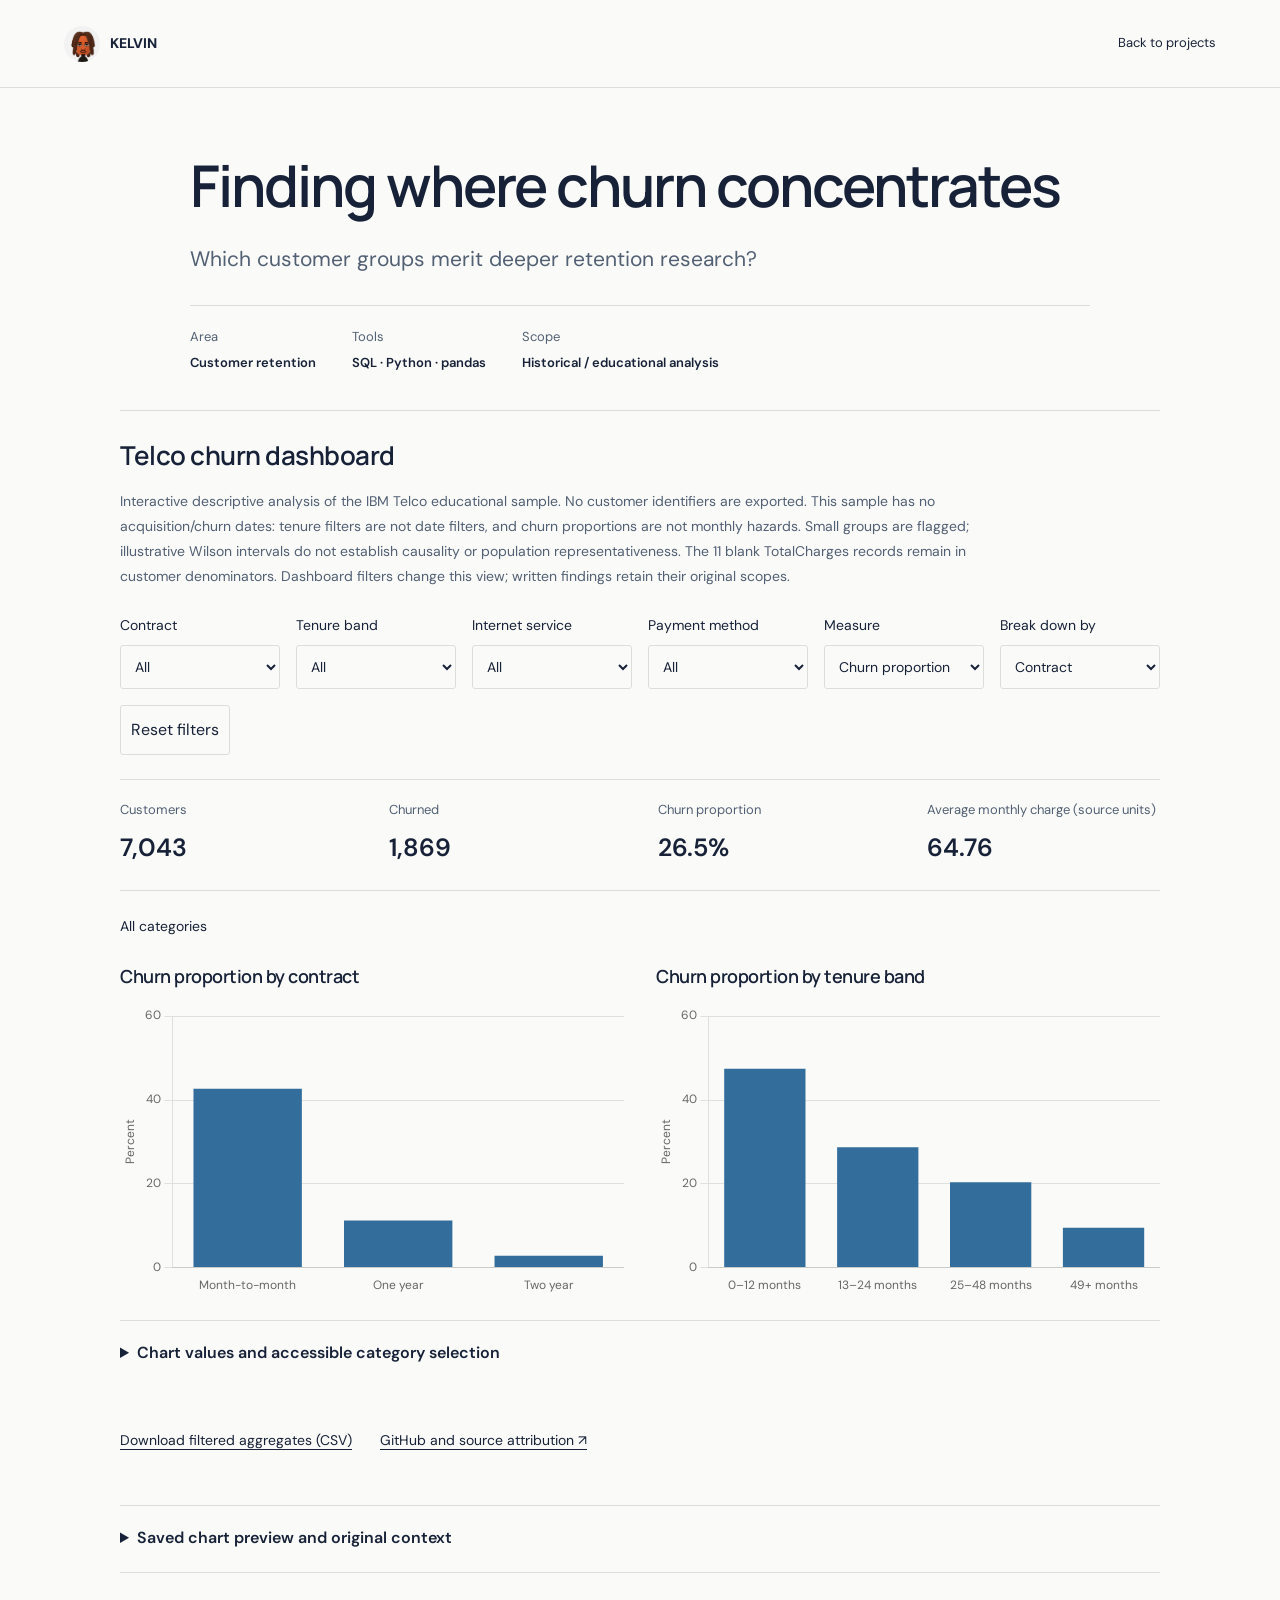
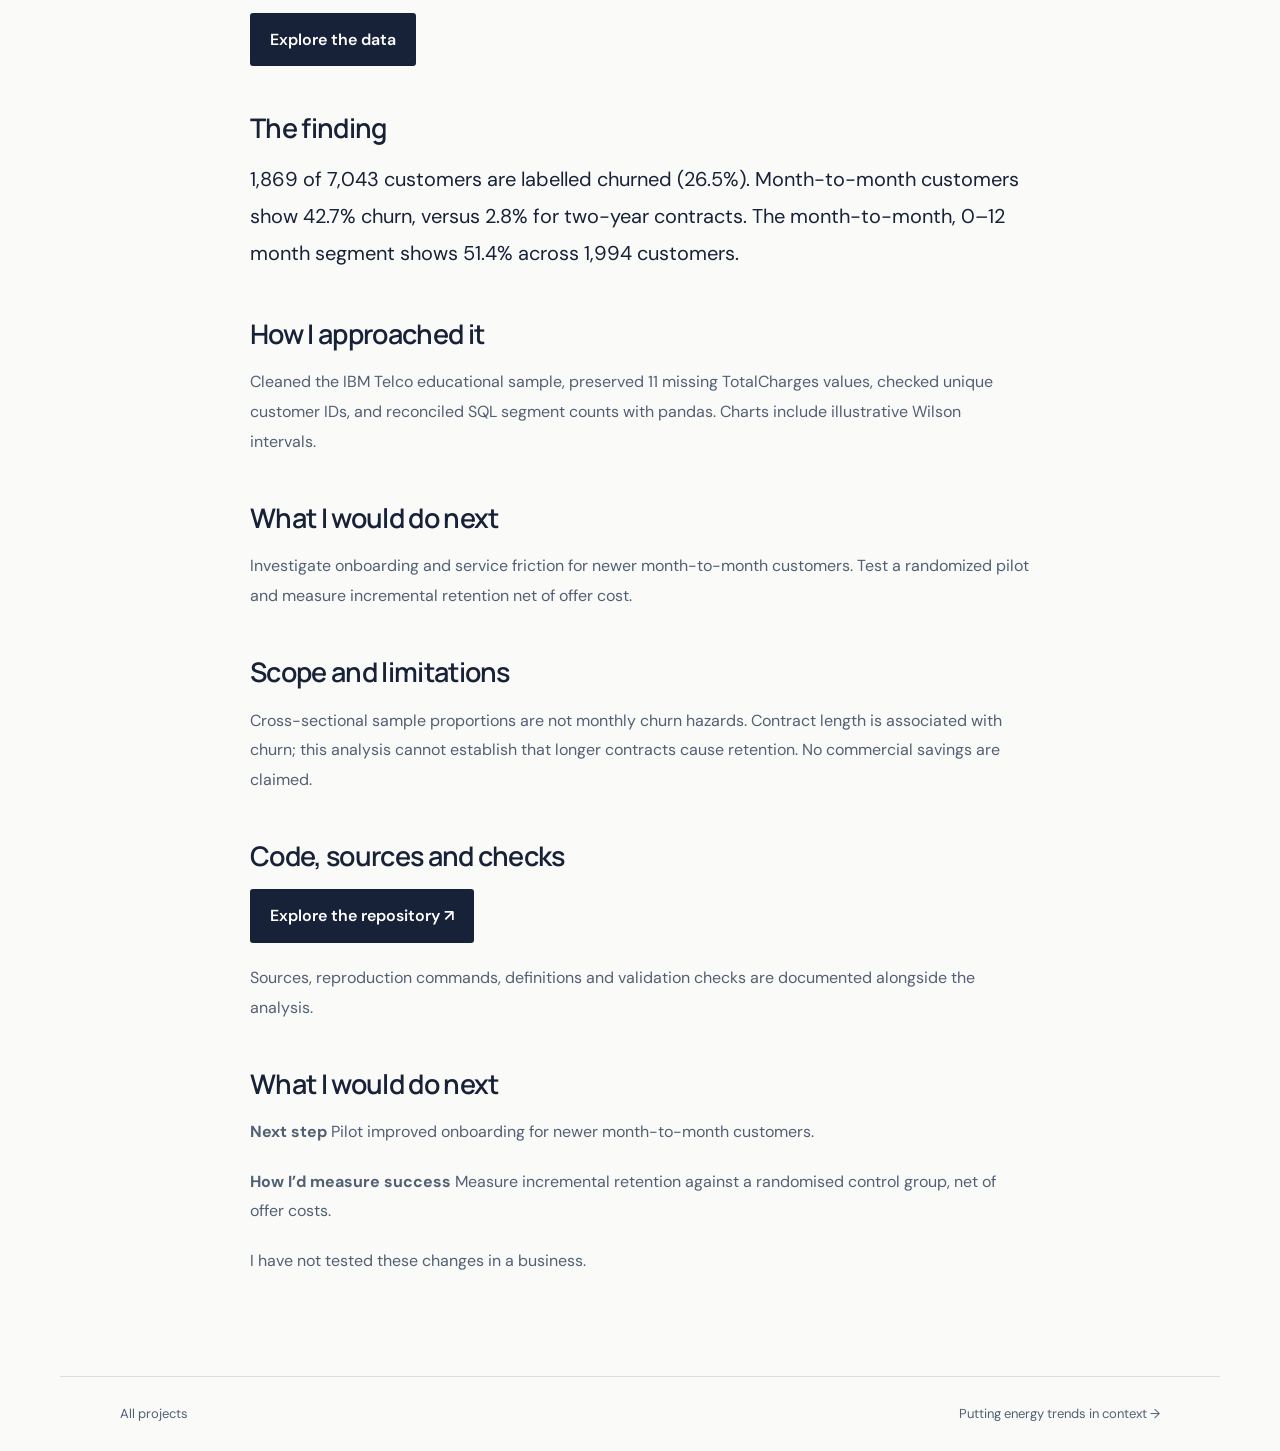
<file: churn.html>
<!DOCTYPE html>
<html lang="en-GB"><head><meta charset="utf-8"/><meta content="width=device-width,initial-scale=1" name="viewport"/><meta content="#172238" name="theme-color"/><title>Finding where churn concentrates | Kelvin</title><link href="style.css?v=20261022-case-studies" rel="stylesheet"/><link href="theme.css?v=20261022-case-studies" rel="stylesheet"/><link href="pinterest.css?v=20261022-case-studies" rel="stylesheet"/><link href="case-study.css?v=20261022-case-studies" rel="stylesheet"/><link rel="stylesheet" href="demos/dashboards.css?v=20261109"><script defer src="demos/vendor/chart.umd.min.js"></script><script defer src="demos/dashboard-core.js?v=20261109"></script><script defer src="demos/dashboards.js?v=20261109"></script></head><body><a class="skip" href="#case-main">Skip to case study</a><header class="case-header"><a class="brand" href="index.html"><img alt="" height="36" src="assets/mii-profile.jpg" width="36"/>KELVIN</a><a href="index.html#work">Back to projects</a></header><main class="case-page" id="case-main"><div class="case-intro"><h1>Finding where churn concentrates</h1><p class="case-lead">Which customer groups merit deeper retention research?</p><dl class="case-meta"><div><dt>Area</dt><dd>Customer retention</dd></div><div><dt>Tools</dt><dd>SQL · Python · pandas</dd></div><div><dt>Scope</dt><dd>Historical / educational analysis</dd></div></dl></div><section class="interactive-dashboard" id="interactive-dashboard" data-dashboard="churn" aria-label="Interactive churn dashboard"><noscript>Enable JavaScript for the dashboard. The saved preview and original project files remain available below.</noscript></section><details class="artifact-history"><summary>Saved chart preview and original context</summary><figure class="case-figure"><a aria-label="Open full-size image: Customer churn by contract type, with uncertainty intervals" href="assets/churn.png" rel="noopener" target="_blank"><img alt="Customer churn by contract type, with uncertainty intervals" loading="lazy" src="assets/churn.png"/></a><figcaption>Chart generated from the documented Python analysis of the IBM Telco sample. <a href="assets/churn.png" rel="noopener" target="_blank">Open full-size image ↗</a></figcaption></figure></details><div class="case-body"><p><a class="button" href="explore.html#churn">Explore the data</a></p><section><h2>The finding</h2><p class="case-result">1,869 of 7,043 customers are labelled churned (26.5%). Month-to-month customers show 42.7% churn, versus 2.8% for two-year contracts. The month-to-month, 0–12 month segment shows 51.4% across 1,994 customers.</p></section><section><h2>How I approached it</h2><p>Cleaned the IBM Telco educational sample, preserved 11 missing TotalCharges values, checked unique customer IDs, and reconciled SQL segment counts with pandas. Charts include illustrative Wilson intervals.</p></section><section><h2>What I would do next</h2><p>Investigate onboarding and service friction for newer month-to-month customers. Test a randomized pilot and measure incremental retention net of offer cost.</p></section><section><h2>Scope and limitations</h2><p>Cross-sectional sample proportions are not monthly churn hazards. Contract length is associated with churn; this analysis cannot establish that longer contracts cause retention. No commercial savings are claimed.</p></section><section><h2>Code, sources and checks</h2><p><a class="button" href="https://github.com/Kelv-Ojo/telco-churn-analysis" rel="noopener" target="_blank">Explore the repository ↗</a></p><p>Sources, reproduction commands, definitions and validation checks are documented alongside the analysis.</p></section><section class="proposed-action"><h2>What I would do next</h2><p><strong>Next step </strong>Pilot improved onboarding for newer month-to-month customers.</p><p><strong>How I’d measure success </strong>Measure incremental retention against a randomised control group, net of offer costs.</p><p>I have not tested these changes in a business.</p></section></div></main><footer><a href="index.html#work">All projects</a><a href="energy.html">Putting energy trends in context →</a></footer></body></html>
</file>
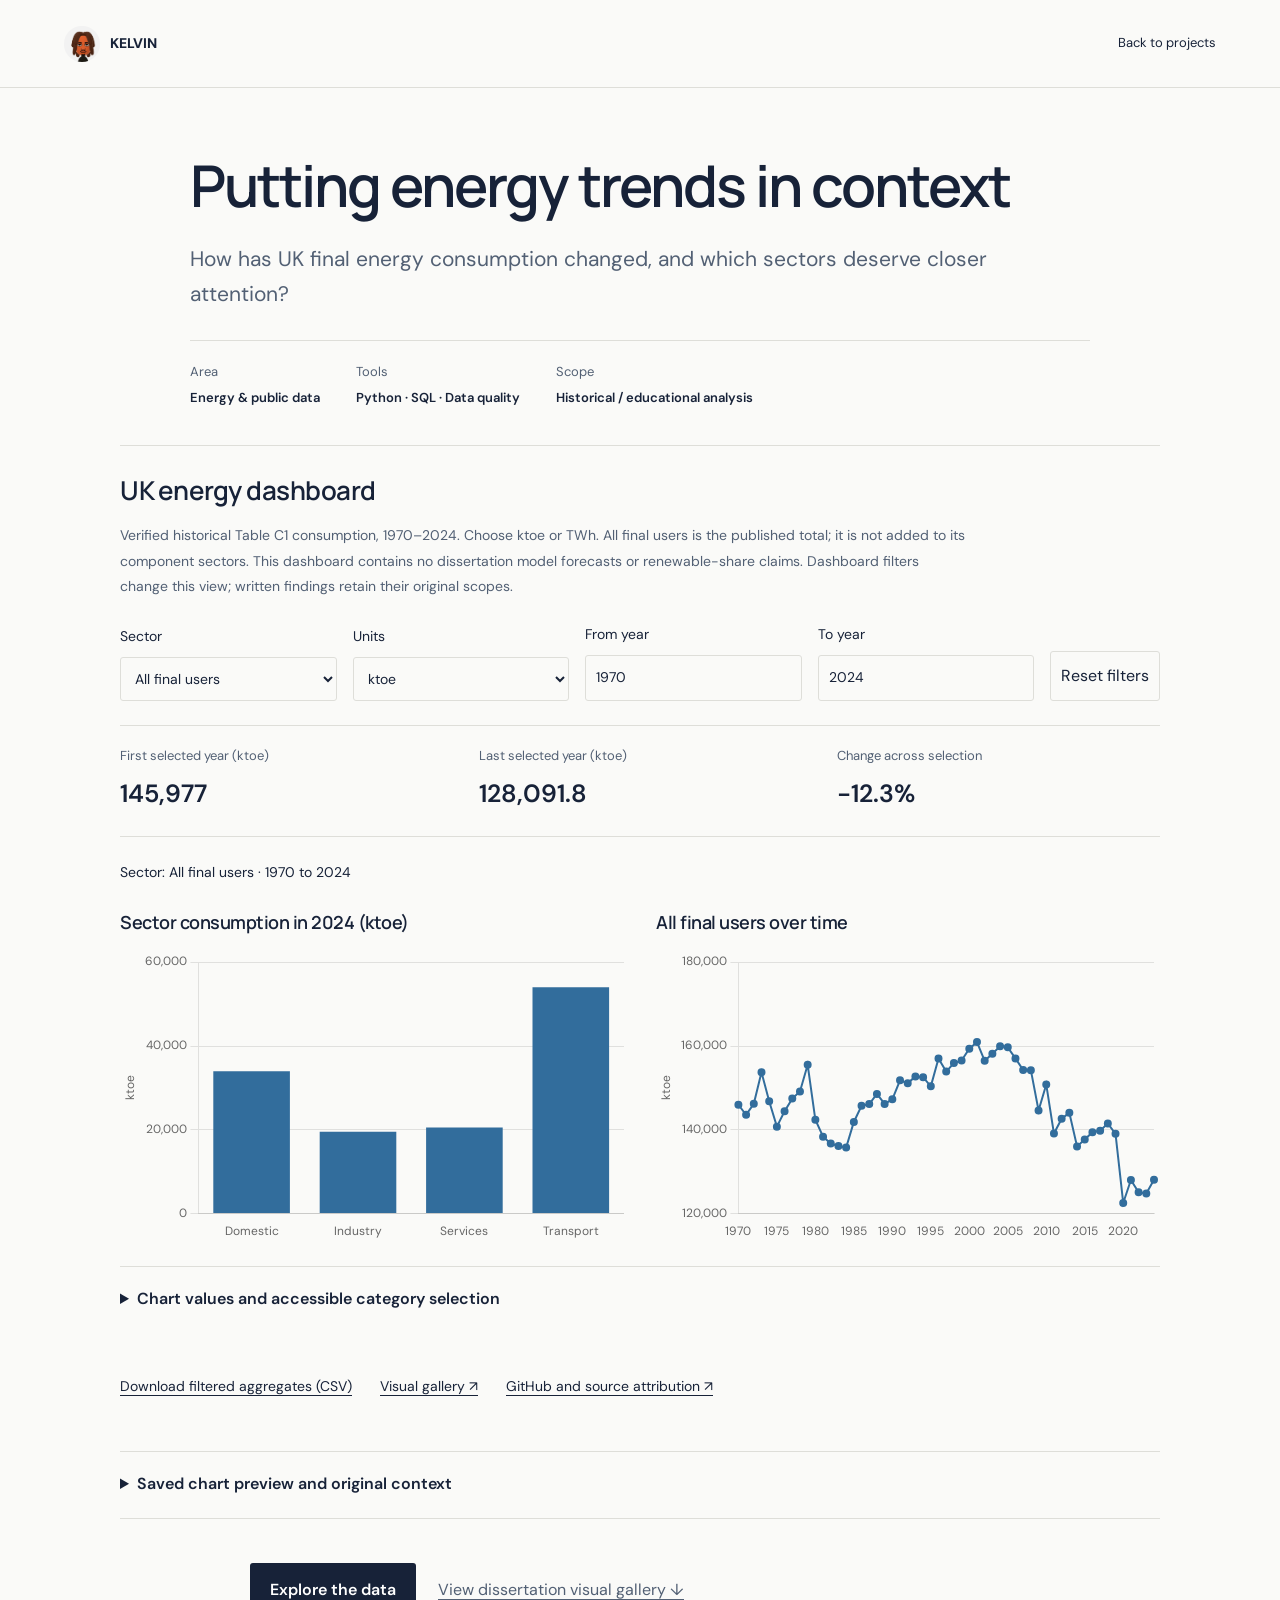
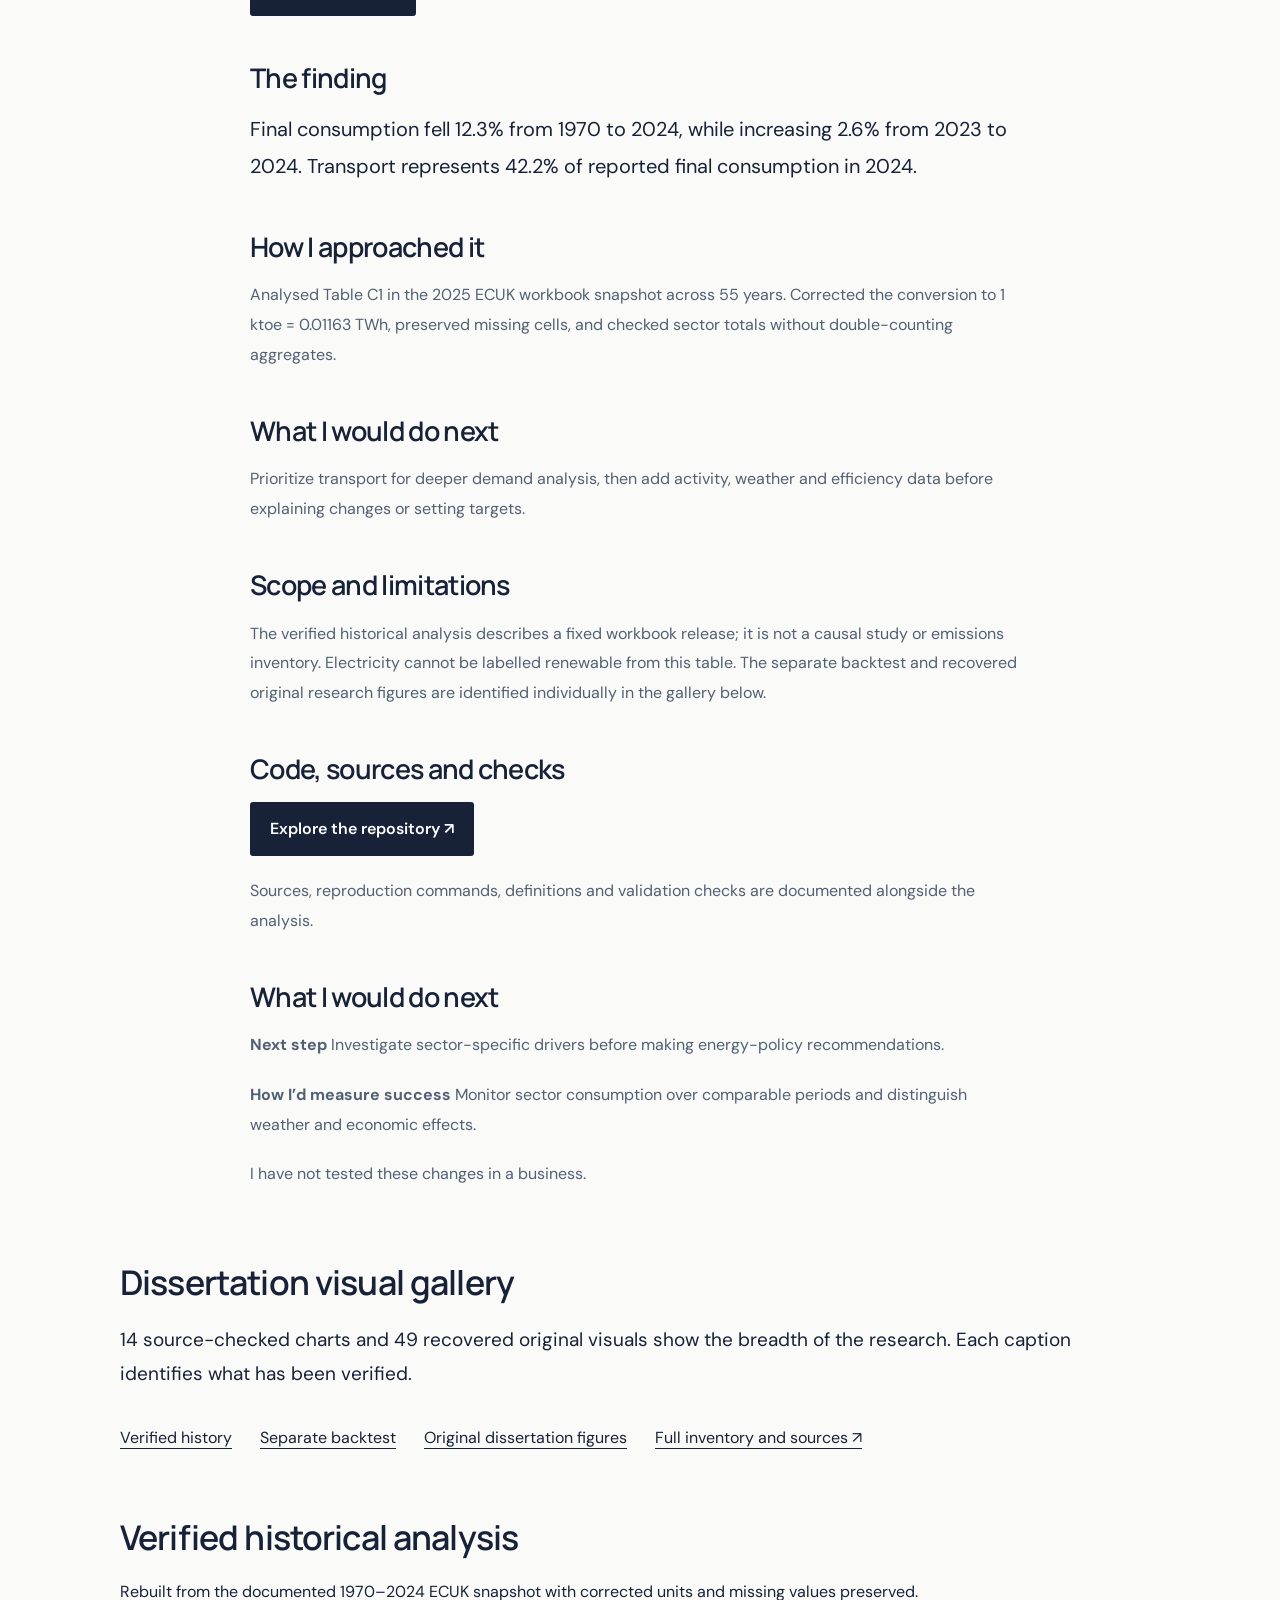
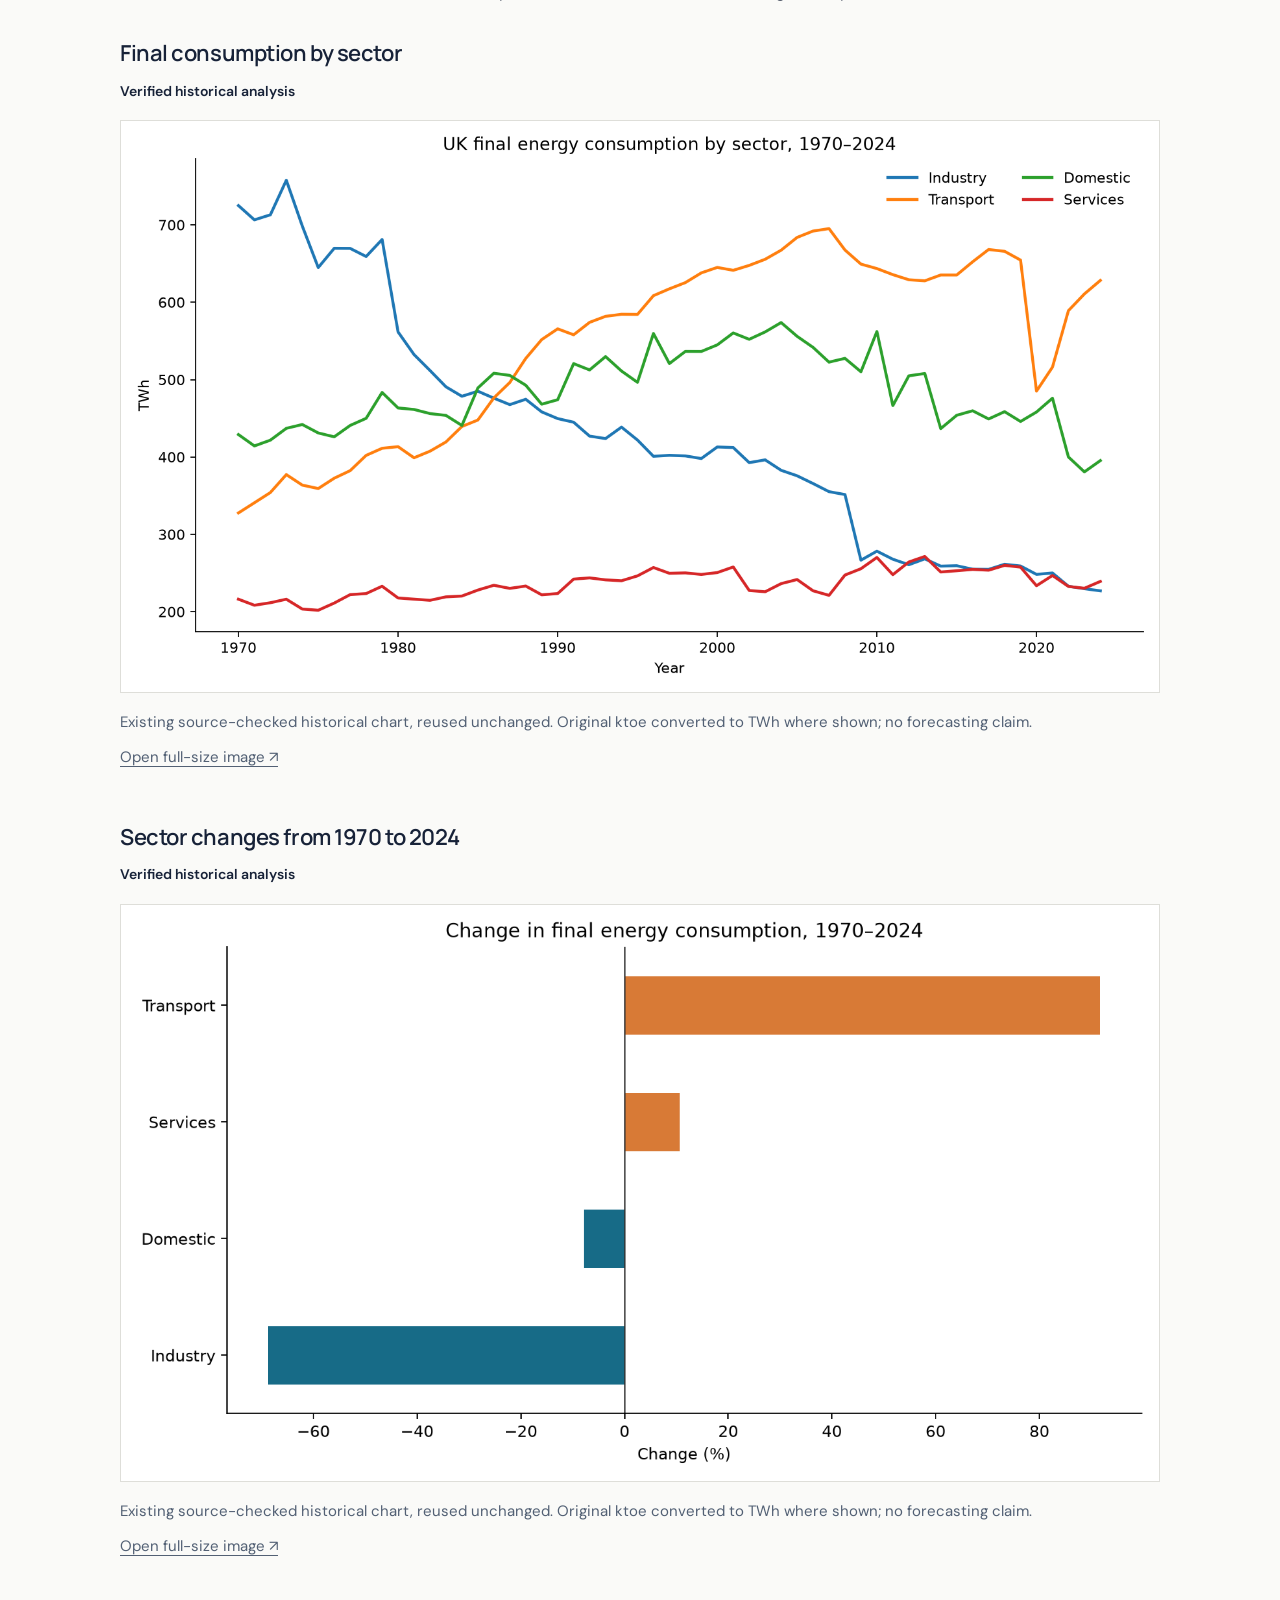
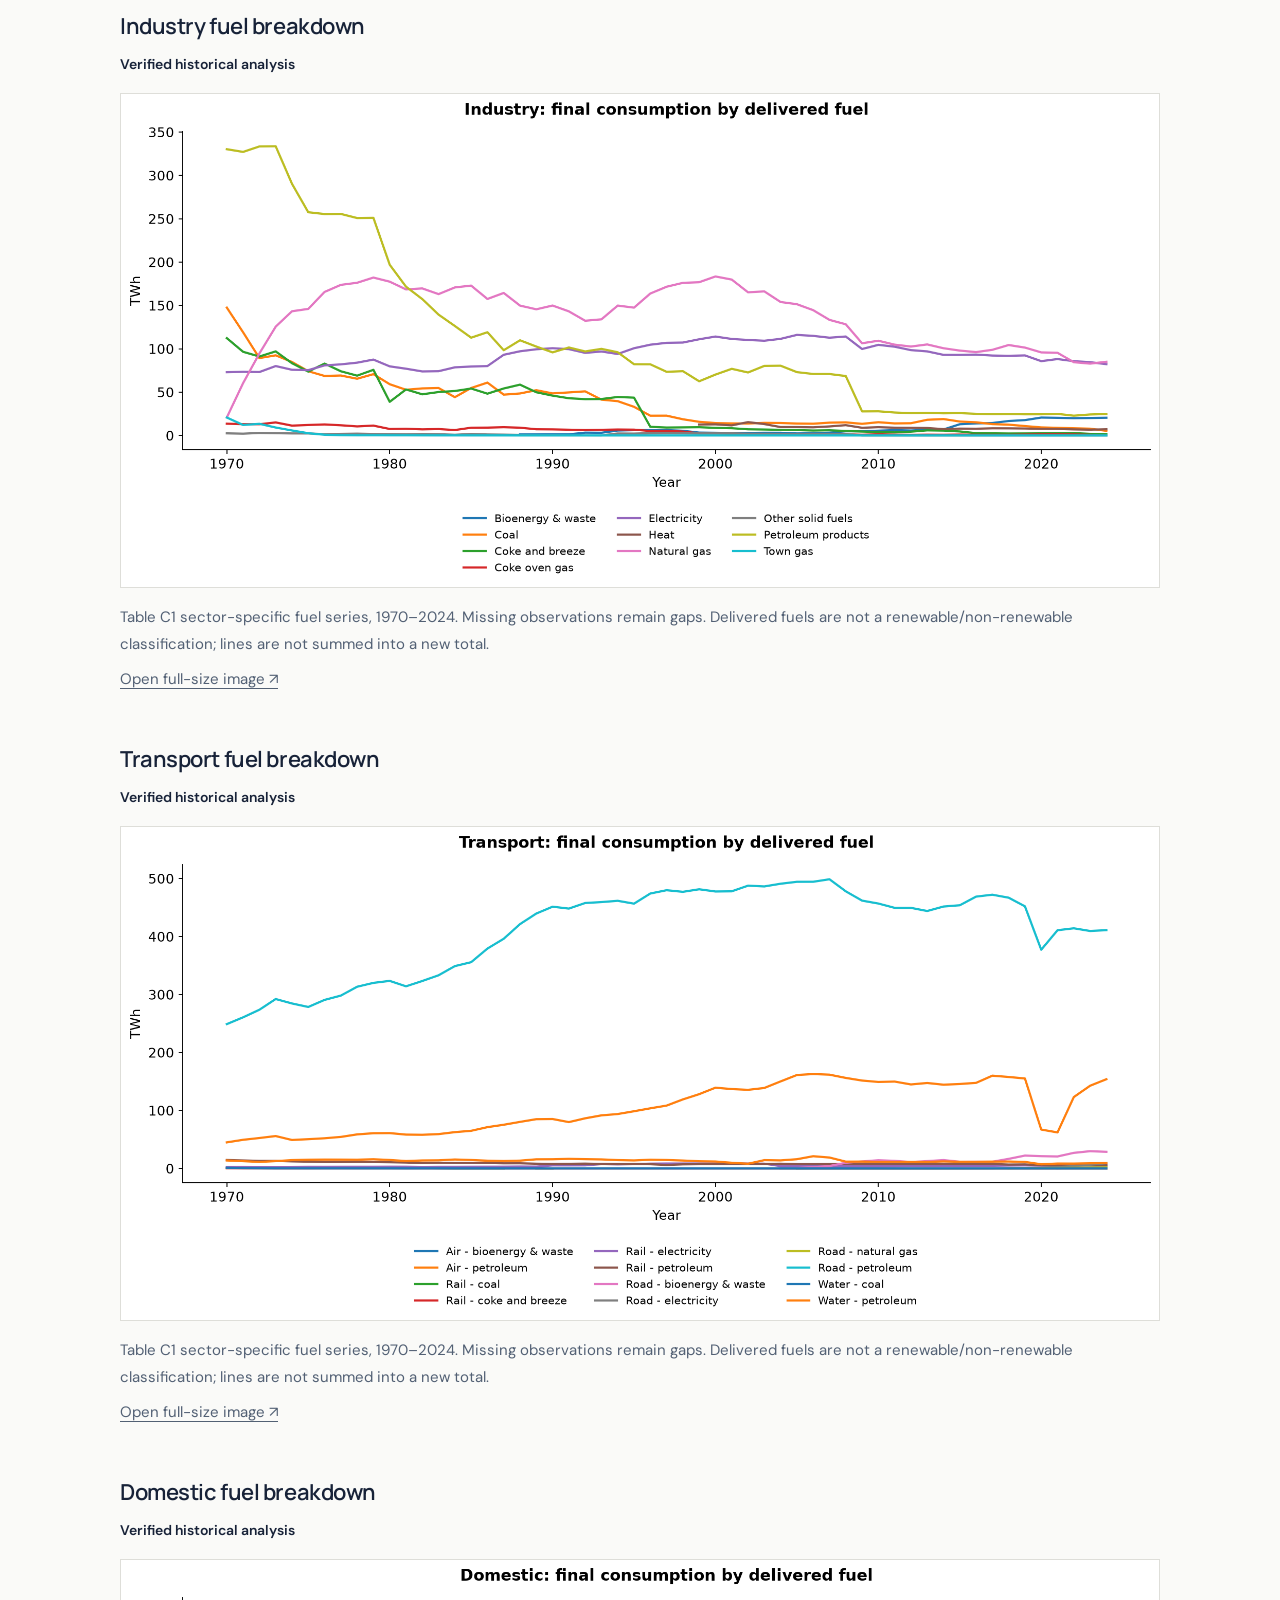
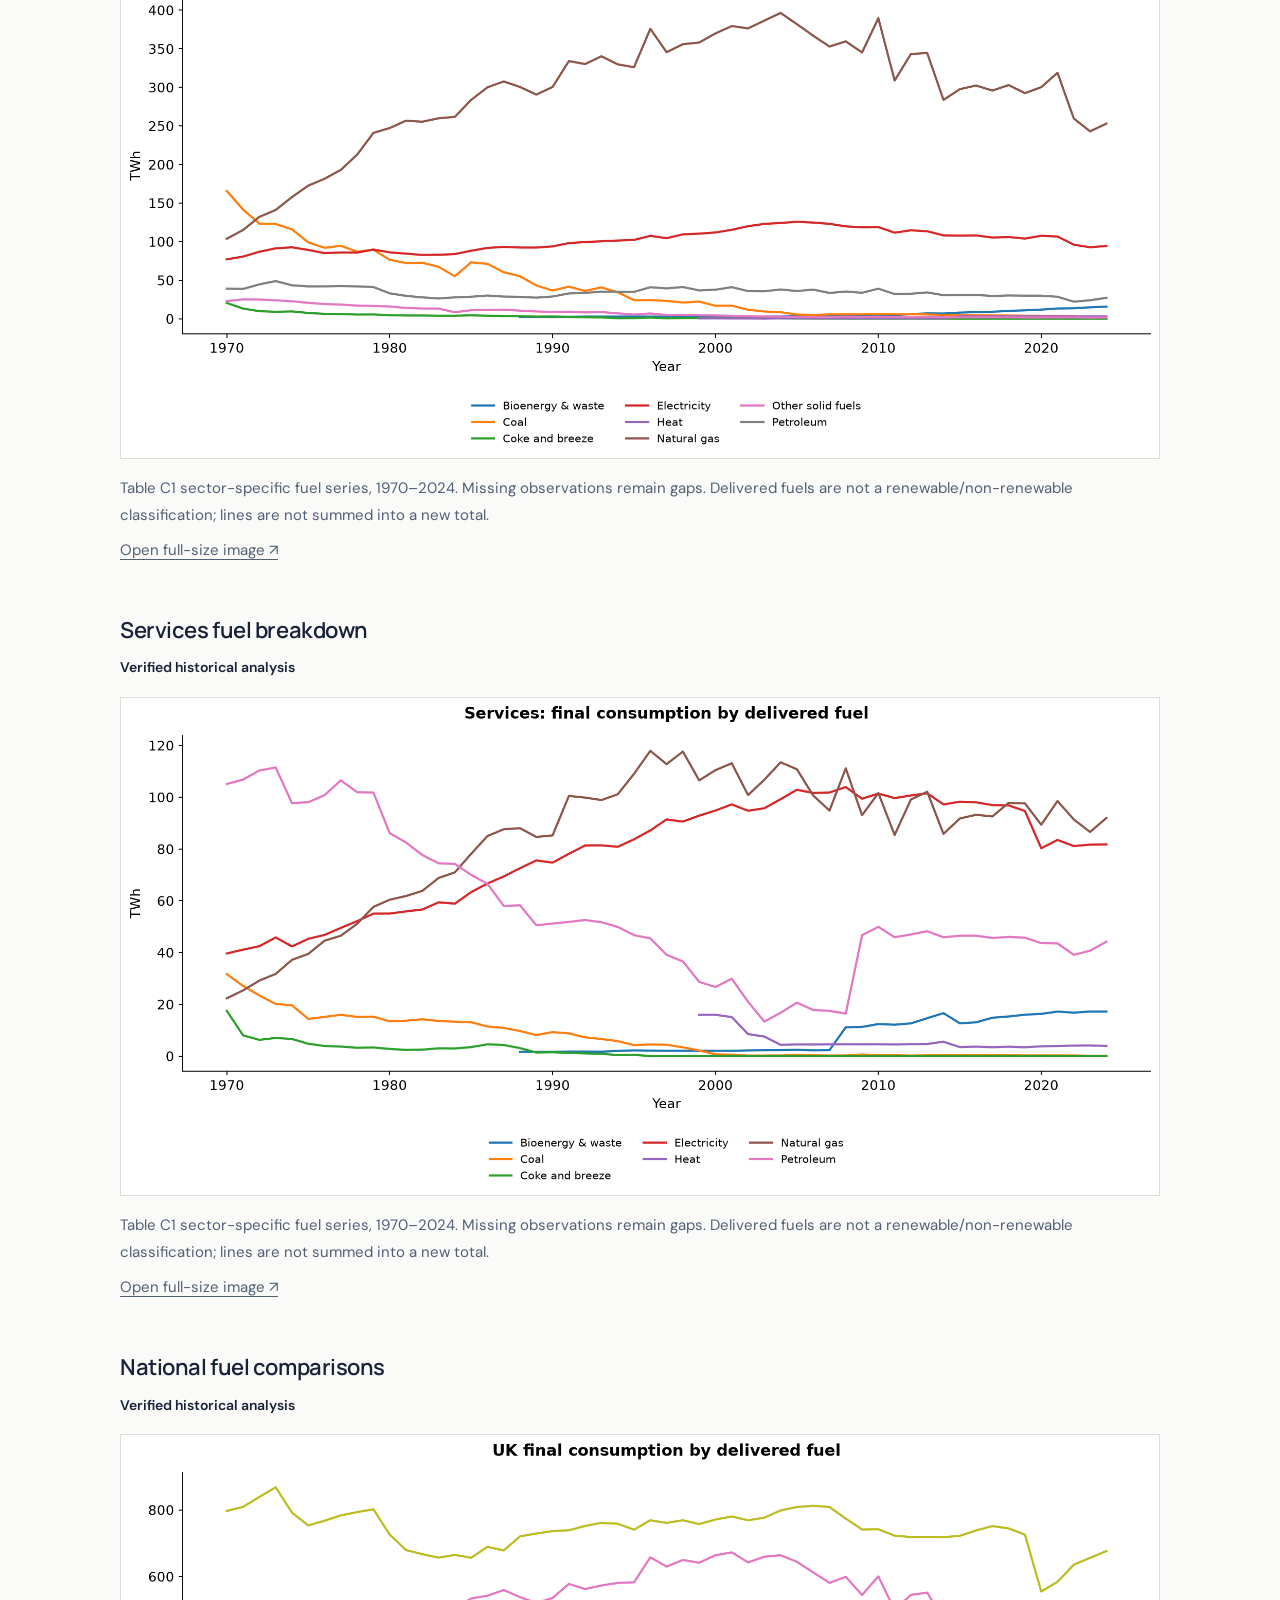
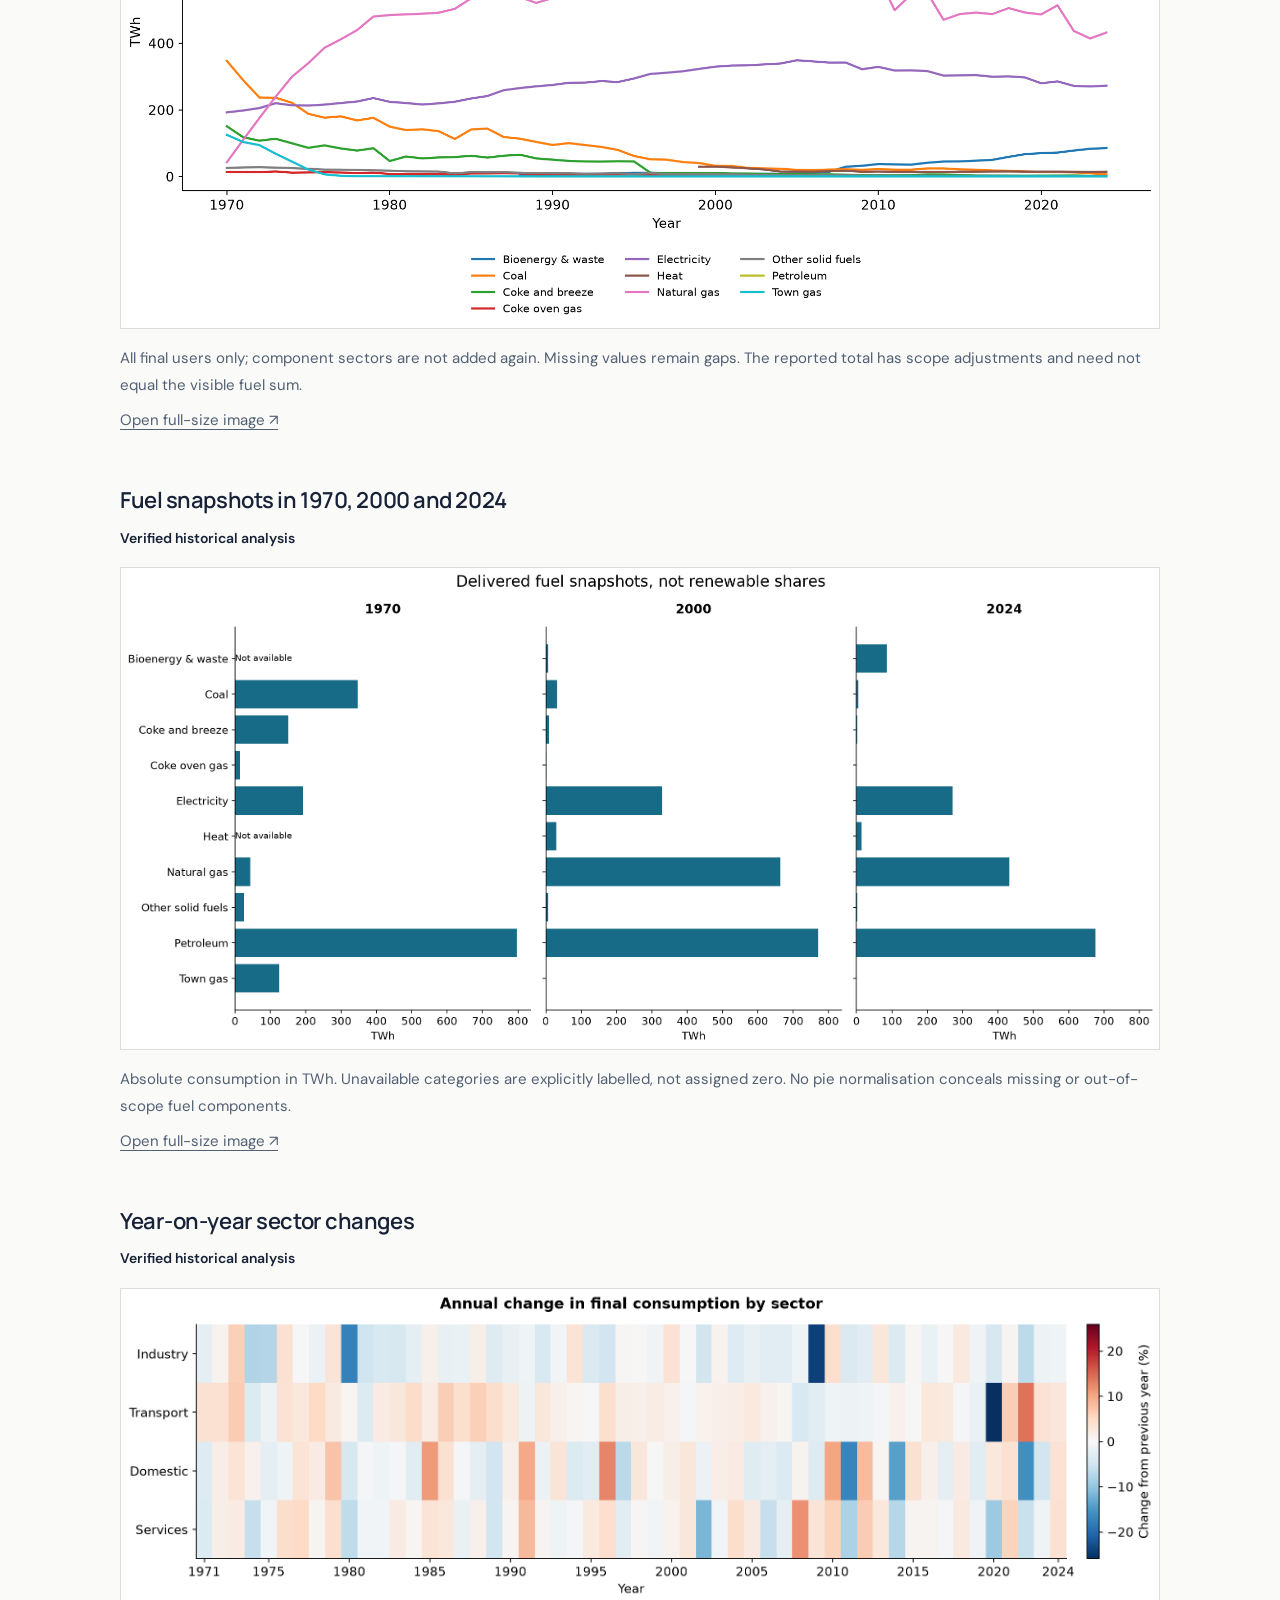
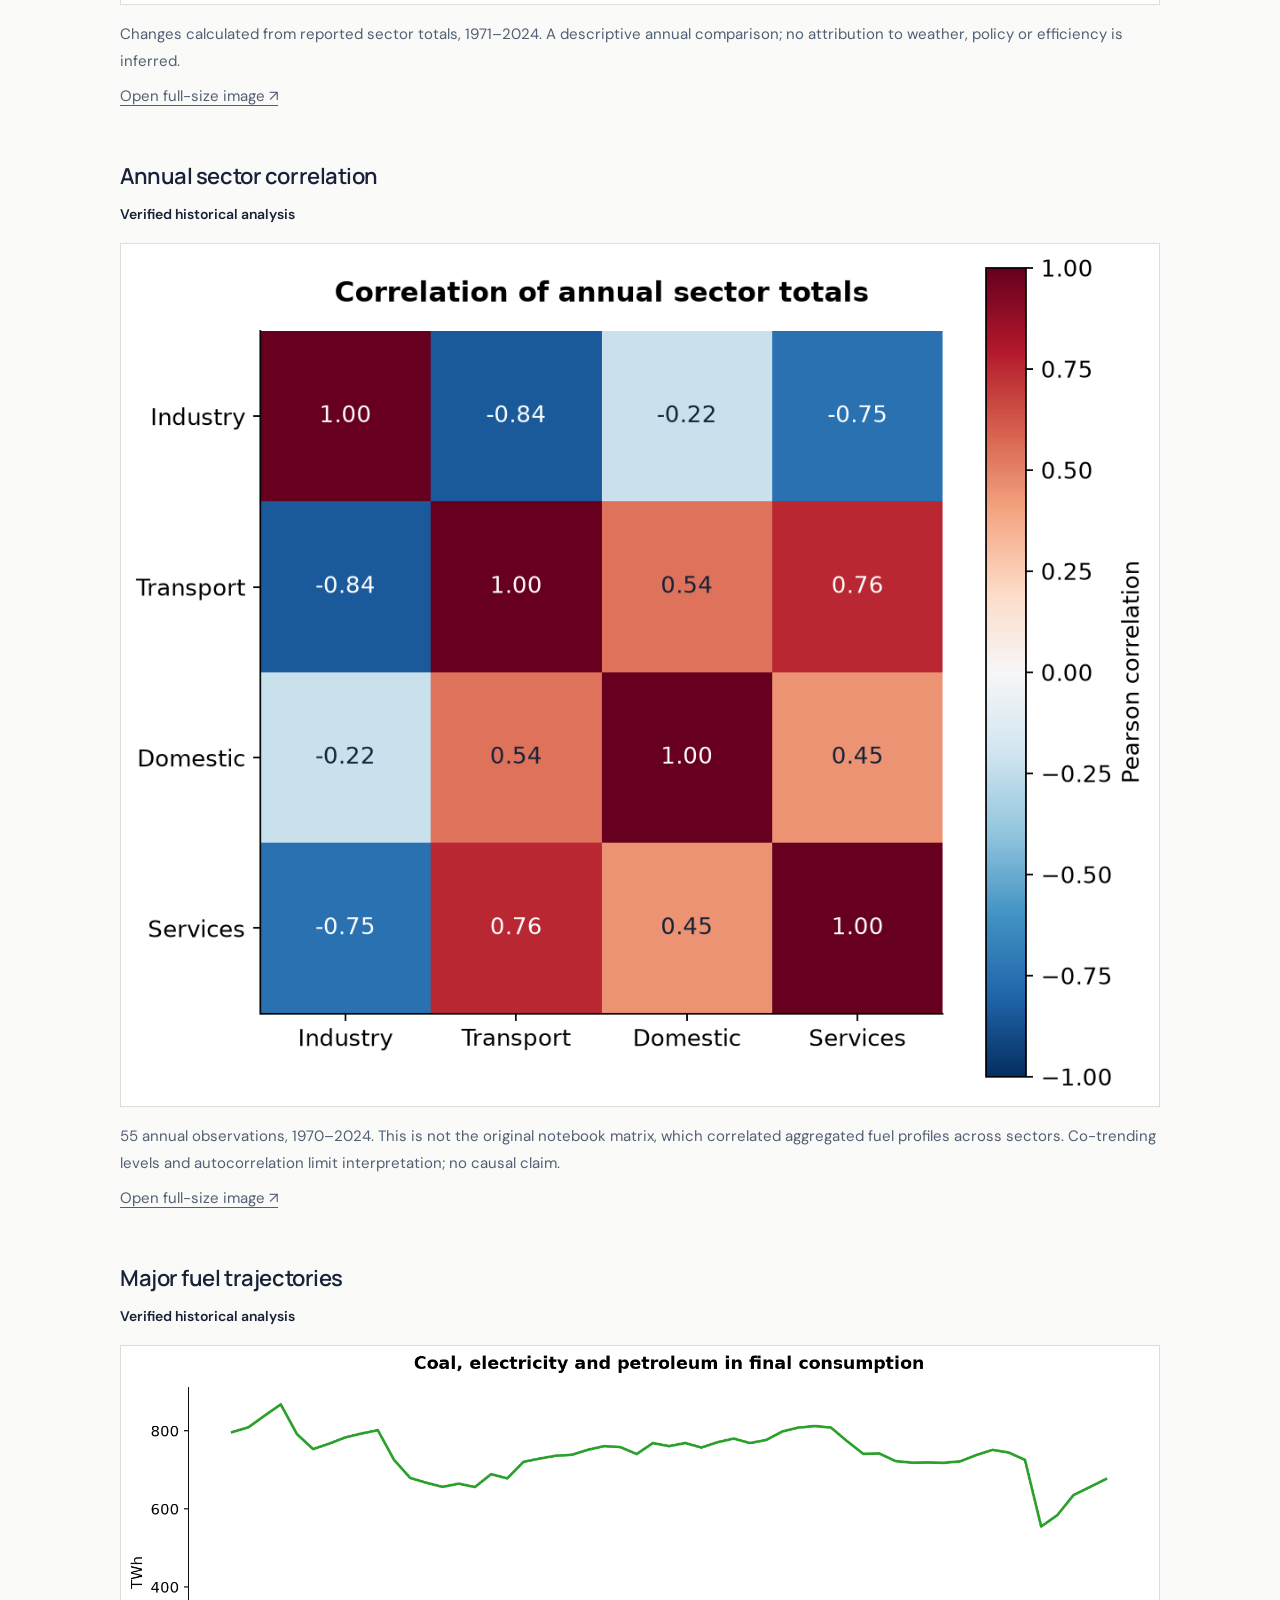
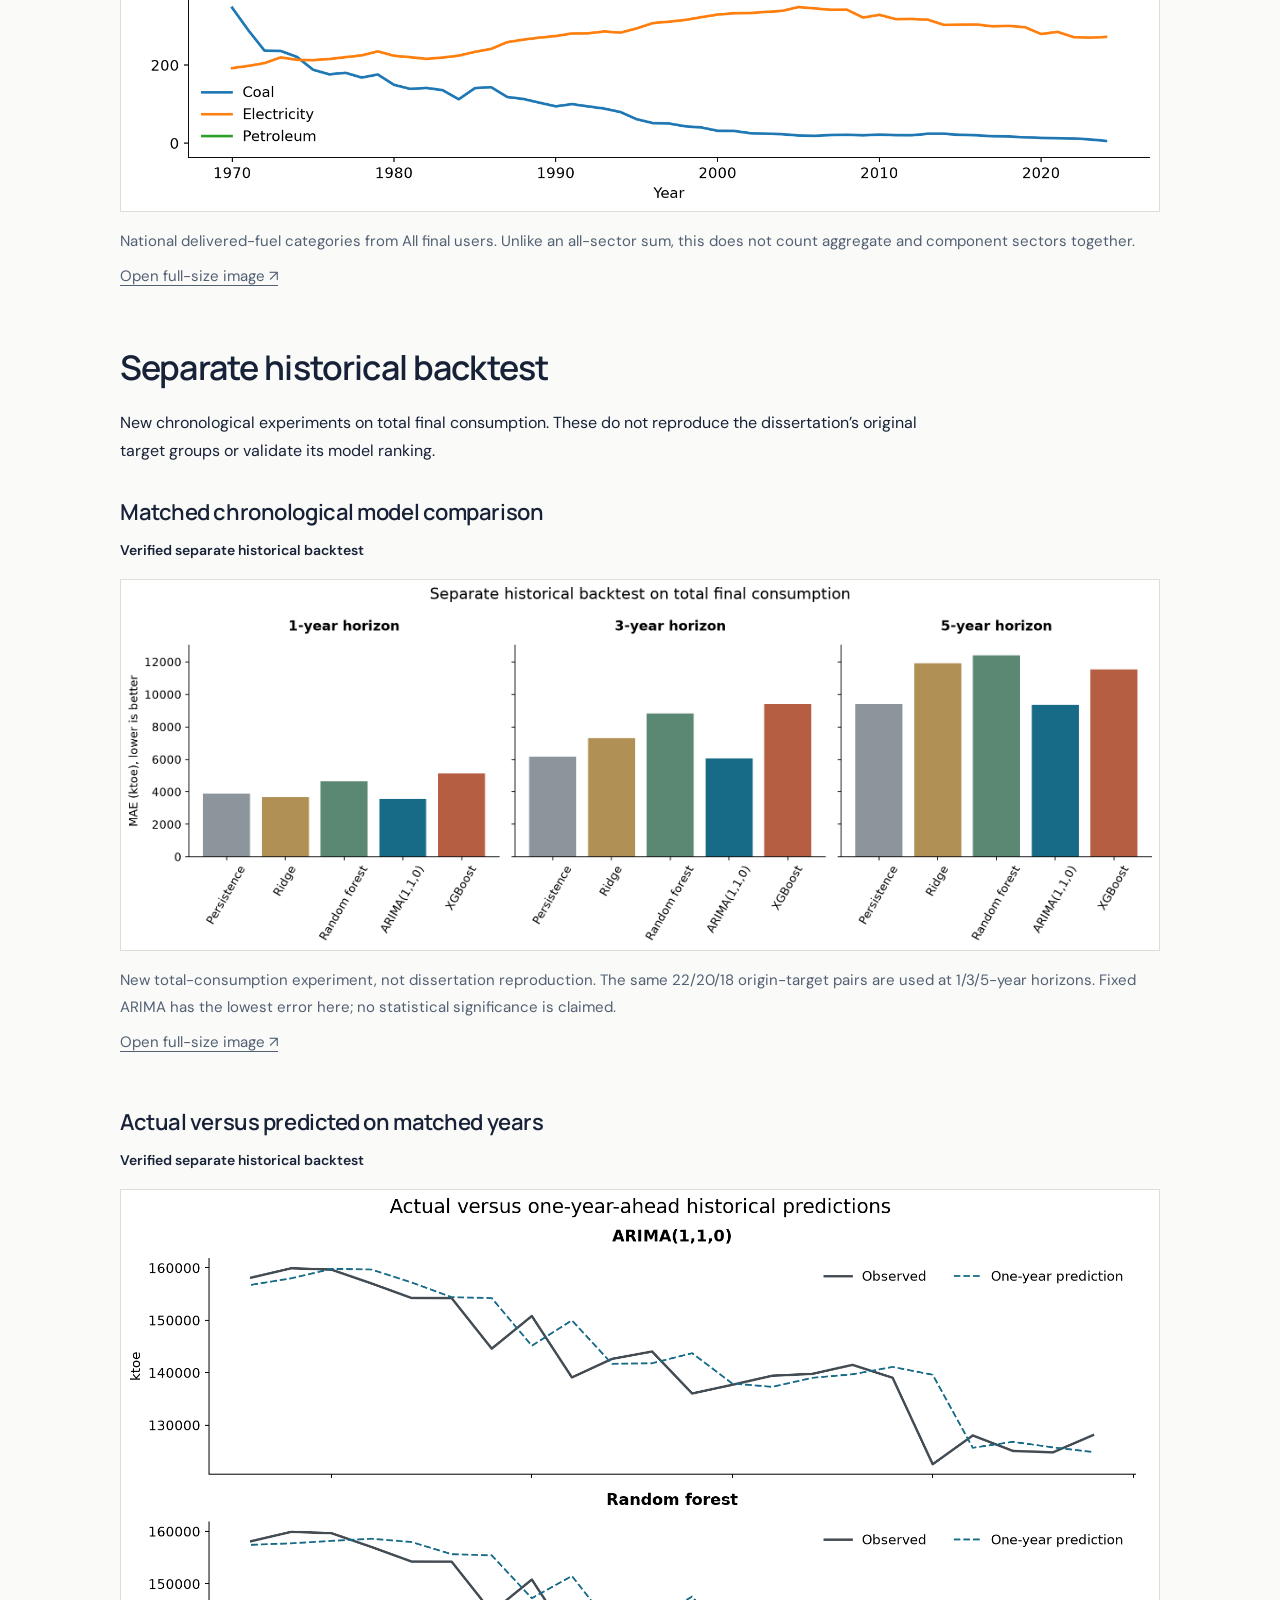
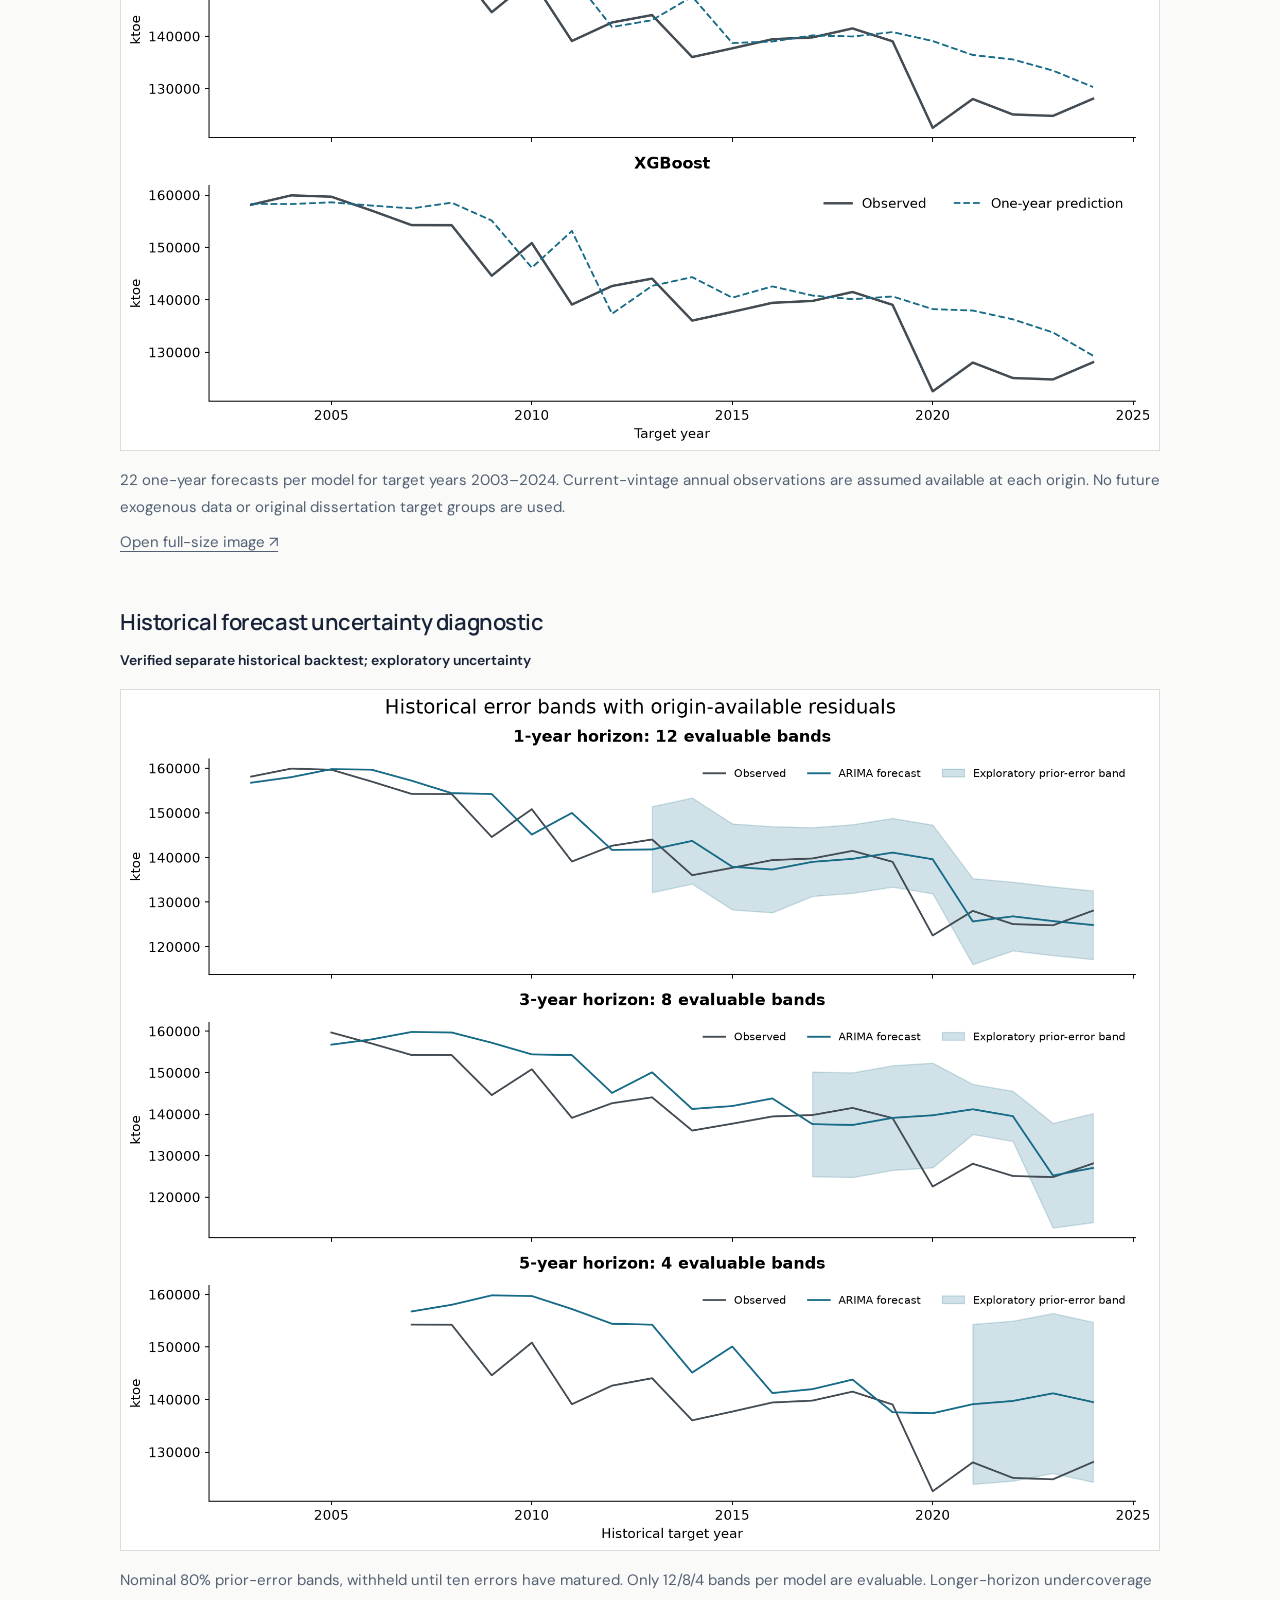
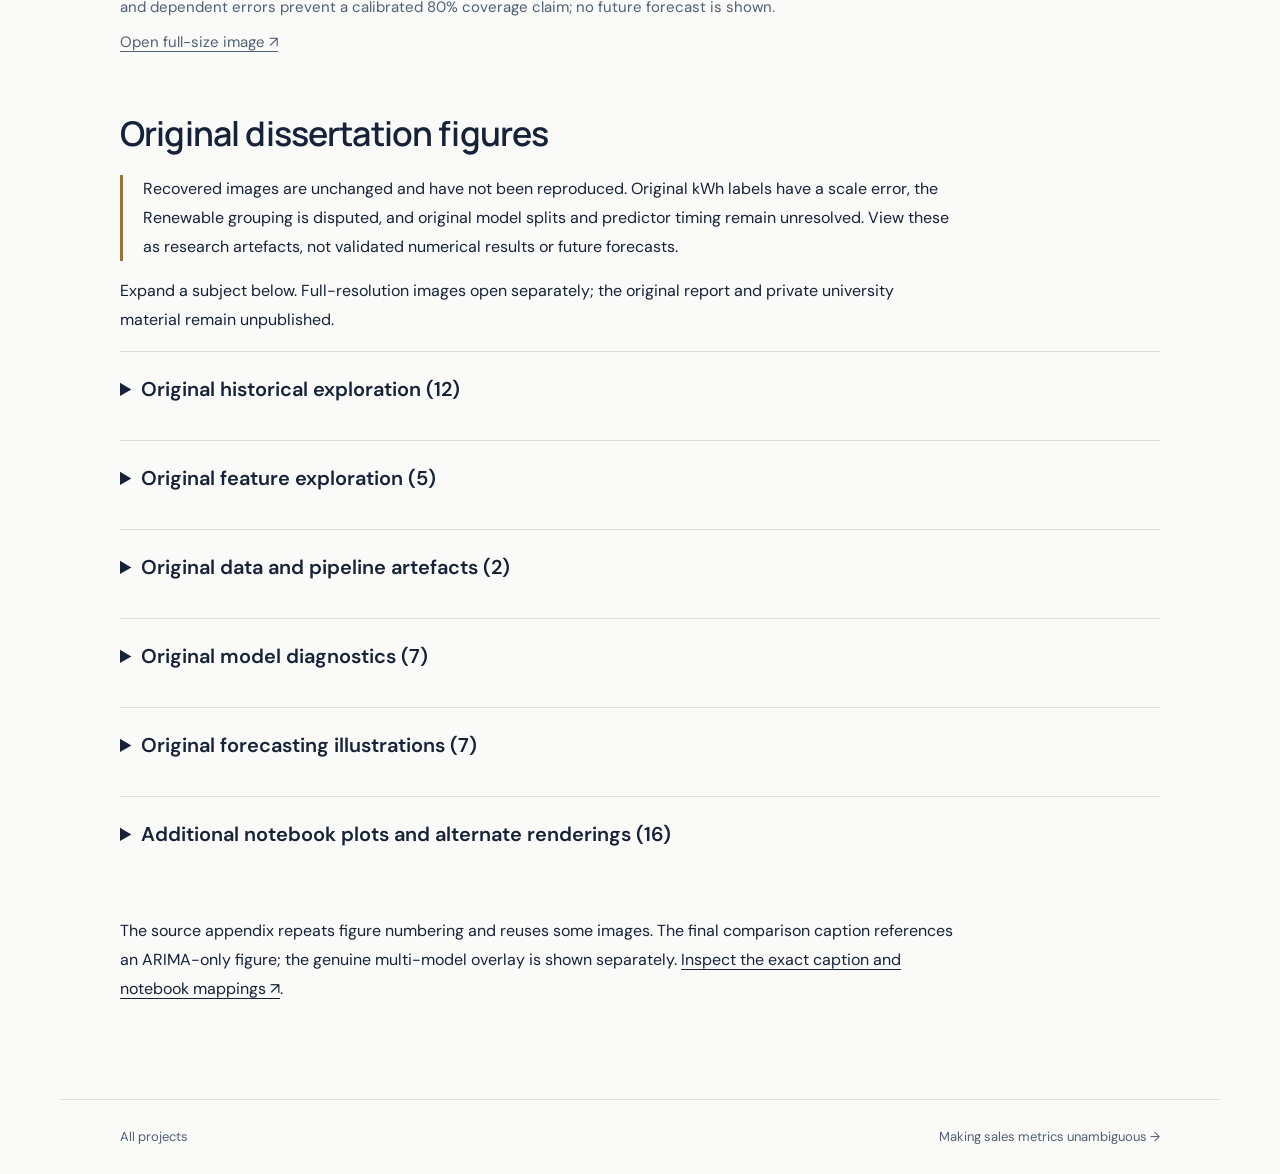
<file: energy.html>
<!DOCTYPE html>
<html lang="en-GB"><head><meta charset="utf-8"/><meta content="width=device-width,initial-scale=1" name="viewport"/><meta content="#172238" name="theme-color"/><title>Putting energy trends in context | Kelvin</title><link href="style.css?v=20261022-case-studies" rel="stylesheet"/><link href="theme.css?v=20261022-case-studies" rel="stylesheet"/><link href="pinterest.css?v=20261022-case-studies" rel="stylesheet"/><link href="case-study.css?v=20261022-case-studies" rel="stylesheet"/><link rel="stylesheet" href="energy-gallery.css?v=20261109"/><link rel="stylesheet" href="demos/dashboards.css?v=20261109"><script defer src="demos/vendor/chart.umd.min.js"></script><script defer src="demos/dashboard-core.js?v=20261109"></script><script defer src="demos/dashboards.js?v=20261109"></script></head><body><a class="skip" href="#case-main">Skip to case study</a><header class="case-header"><a class="brand" href="index.html"><img alt="" height="36" src="assets/mii-profile.jpg" width="36"/>KELVIN</a><a href="index.html#work">Back to projects</a></header><main class="case-page" id="case-main"><div class="case-intro"><h1>Putting energy trends in context</h1><p class="case-lead">How has UK final energy consumption changed, and which sectors deserve closer attention?</p><dl class="case-meta"><div><dt>Area</dt><dd>Energy &amp; public data</dd></div><div><dt>Tools</dt><dd>Python · SQL · Data quality</dd></div><div><dt>Scope</dt><dd>Historical / educational analysis</dd></div></dl></div><section class="interactive-dashboard" id="interactive-dashboard" data-dashboard="energy" aria-label="Interactive energy dashboard"><noscript>Enable JavaScript for the dashboard. The saved preview and original project files remain available below.</noscript></section><details class="artifact-history"><summary>Saved chart preview and original context</summary><figure class="case-figure"><a aria-label="Open full-size image: UK final energy consumption by sector, 1970–2024" href="assets/energy.png" rel="noopener" target="_blank"><img alt="UK final energy consumption by sector, 1970–2024" loading="lazy" src="assets/energy.png"/></a><figcaption>Historical sector trends generated from the documented Python analysis. <a href="assets/energy.png" rel="noopener" target="_blank">Open full-size image ↗</a></figcaption></figure></details><div class="case-body"><p><a class="button" href="explore.html#energy">Explore the data</a> <a class="gallery-jump" href="#visual-gallery">View dissertation visual gallery ↓</a></p><section><h2>The finding</h2><p class="case-result">Final consumption fell 12.3% from 1970 to 2024, while increasing 2.6% from 2023 to 2024. Transport represents 42.2% of reported final consumption in 2024.</p></section><section><h2>How I approached it</h2><p>Analysed Table C1 in the 2025 ECUK workbook snapshot across 55 years. Corrected the conversion to 1 ktoe = 0.01163 TWh, preserved missing cells, and checked sector totals without double-counting aggregates.</p></section><section><h2>What I would do next</h2><p>Prioritize transport for deeper demand analysis, then add activity, weather and efficiency data before explaining changes or setting targets.</p></section><section><h2>Scope and limitations</h2><p>The verified historical analysis describes a fixed workbook release; it is not a causal study or emissions inventory. Electricity cannot be labelled renewable from this table. The separate backtest and recovered original research figures are identified individually in the gallery below.</p></section><section><h2>Code, sources and checks</h2><p><a class="button" href="https://github.com/Kelv-Ojo/uk-energy-analysis" rel="noopener" target="_blank">Explore the repository ↗</a></p><p>Sources, reproduction commands, definitions and validation checks are documented alongside the analysis.</p></section><section class="proposed-action"><h2>What I would do next</h2><p><strong>Next step </strong>Investigate sector-specific drivers before making energy-policy recommendations.</p><p><strong>How I’d measure success </strong>Monitor sector consumption over comparable periods and distinguish weather and economic effects.</p><p>I have not tested these changes in a business.</p></section></div><!-- ENERGY-GALLERY-START --><section class="energy-gallery" id="visual-gallery" aria-labelledby="gallery-title"><h2 id="gallery-title">Dissertation visual gallery</h2><p class="gallery-intro">14 source-checked charts and 49 recovered original visuals show the breadth of the research. Each caption identifies what has been verified.</p><nav class="gallery-navigation" aria-label="Visual gallery sections"><a href="#verified-history">Verified history</a><a href="#verified-backtest">Separate backtest</a><a href="#original-research">Original dissertation figures</a><a href="https://github.com/Kelv-Ojo/uk-energy-analysis/blob/main/docs/VISUAL-GALLERY.md">Full inventory and sources ↗</a></nav><h2 id="verified-history">Verified historical analysis</h2><p>Rebuilt from the documented 1970–2024 ECUK snapshot with corrected units and missing values preserved.</p><div class="visual-grid">
<figure class="visual-entry" id="visual-sector-trends"><h3>Final consumption by sector</h3><p class="visual-status">Verified historical analysis</p><a href="assets/dissertation-gallery/verified/sector-trends.png" target="_blank" rel="noopener" aria-label="Open full-size Final consumption by sector; Verified historical analysis"><img src="assets/dissertation-gallery/verified/sector-trends.png" alt="Final consumption by sector. Verified historical analysis." width="1600" height="880" loading="lazy" decoding="async"/></a><figcaption>Existing source-checked historical chart, reused unchanged. Original ktoe converted to TWh where shown; no forecasting claim. <span class="visual-provenance"></span><a href="assets/dissertation-gallery/verified/sector-trends.png" target="_blank" rel="noopener">Open full-size image ↗</a></figcaption></figure>
<figure class="visual-entry" id="visual-sector-changes"><h3>Sector changes from 1970 to 2024</h3><p class="visual-status">Verified historical analysis</p><a href="assets/dissertation-gallery/verified/sector-changes.png" target="_blank" rel="noopener" aria-label="Open full-size Sector changes from 1970 to 2024; Verified historical analysis"><img src="assets/dissertation-gallery/verified/sector-changes.png" alt="Sector changes from 1970 to 2024. Verified historical analysis." width="1440" height="800" loading="lazy" decoding="async"/></a><figcaption>Existing source-checked historical chart, reused unchanged. Original ktoe converted to TWh where shown; no forecasting claim. <span class="visual-provenance"></span><a href="assets/dissertation-gallery/verified/sector-changes.png" target="_blank" rel="noopener">Open full-size image ↗</a></figcaption></figure>
<figure class="visual-entry" id="visual-industry-fuels"><h3>Industry fuel breakdown</h3><p class="visual-status">Verified historical analysis</p><a href="assets/dissertation-gallery/verified/industry-fuels.png" target="_blank" rel="noopener" aria-label="Open full-size Industry fuel breakdown; Verified historical analysis"><img src="assets/dissertation-gallery/verified/industry-fuels.png" alt="Industry fuel breakdown. Verified historical analysis." width="2018" height="959" loading="lazy" decoding="async"/></a><figcaption>Table C1 sector-specific fuel series, 1970–2024. Missing observations remain gaps. Delivered fuels are not a renewable/non-renewable classification; lines are not summed into a new total. <span class="visual-provenance"></span><a href="assets/dissertation-gallery/verified/industry-fuels.png" target="_blank" rel="noopener">Open full-size image ↗</a></figcaption></figure>
<figure class="visual-entry" id="visual-transport-fuels"><h3>Transport fuel breakdown</h3><p class="visual-status">Verified historical analysis</p><a href="assets/dissertation-gallery/verified/transport-fuels.png" target="_blank" rel="noopener" aria-label="Open full-size Transport fuel breakdown; Verified historical analysis"><img src="assets/dissertation-gallery/verified/transport-fuels.png" alt="Transport fuel breakdown. Verified historical analysis." width="2018" height="959" loading="lazy" decoding="async"/></a><figcaption>Table C1 sector-specific fuel series, 1970–2024. Missing observations remain gaps. Delivered fuels are not a renewable/non-renewable classification; lines are not summed into a new total. <span class="visual-provenance"></span><a href="assets/dissertation-gallery/verified/transport-fuels.png" target="_blank" rel="noopener">Open full-size image ↗</a></figcaption></figure>
<figure class="visual-entry" id="visual-domestic-fuels"><h3>Domestic fuel breakdown</h3><p class="visual-status">Verified historical analysis</p><a href="assets/dissertation-gallery/verified/domestic-fuels.png" target="_blank" rel="noopener" aria-label="Open full-size Domestic fuel breakdown; Verified historical analysis"><img src="assets/dissertation-gallery/verified/domestic-fuels.png" alt="Domestic fuel breakdown. Verified historical analysis." width="2018" height="967" loading="lazy" decoding="async"/></a><figcaption>Table C1 sector-specific fuel series, 1970–2024. Missing observations remain gaps. Delivered fuels are not a renewable/non-renewable classification; lines are not summed into a new total. <span class="visual-provenance"></span><a href="assets/dissertation-gallery/verified/domestic-fuels.png" target="_blank" rel="noopener">Open full-size image ↗</a></figcaption></figure>
<figure class="visual-entry" id="visual-services-fuels"><h3>Services fuel breakdown</h3><p class="visual-status">Verified historical analysis</p><a href="assets/dissertation-gallery/verified/services-fuels.png" target="_blank" rel="noopener" aria-label="Open full-size Services fuel breakdown; Verified historical analysis"><img src="assets/dissertation-gallery/verified/services-fuels.png" alt="Services fuel breakdown. Verified historical analysis." width="2018" height="967" loading="lazy" decoding="async"/></a><figcaption>Table C1 sector-specific fuel series, 1970–2024. Missing observations remain gaps. Delivered fuels are not a renewable/non-renewable classification; lines are not summed into a new total. <span class="visual-provenance"></span><a href="assets/dissertation-gallery/verified/services-fuels.png" target="_blank" rel="noopener">Open full-size image ↗</a></figcaption></figure>
<figure class="visual-entry" id="visual-national-fuels"><h3>National fuel comparisons</h3><p class="visual-status">Verified historical analysis</p><a href="assets/dissertation-gallery/verified/national-fuels.png" target="_blank" rel="noopener" aria-label="Open full-size National fuel comparisons; Verified historical analysis"><img src="assets/dissertation-gallery/verified/national-fuels.png" alt="National fuel comparisons. Verified historical analysis." width="2018" height="959" loading="lazy" decoding="async"/></a><figcaption>All final users only; component sectors are not added again. Missing values remain gaps. The reported total has scope adjustments and need not equal the visible fuel sum. <span class="visual-provenance"></span><a href="assets/dissertation-gallery/verified/national-fuels.png" target="_blank" rel="noopener">Open full-size image ↗</a></figcaption></figure>
<figure class="visual-entry" id="visual-fuel-snapshots"><h3>Fuel snapshots in 1970, 2000 and 2024</h3><p class="visual-status">Verified historical analysis</p><a href="assets/dissertation-gallery/verified/fuel-snapshots.png" target="_blank" rel="noopener" aria-label="Open full-size Fuel snapshots in 1970, 2000 and 2024; Verified historical analysis"><img src="assets/dissertation-gallery/verified/fuel-snapshots.png" alt="Fuel snapshots in 1970, 2000 and 2024. Verified historical analysis." width="2531" height="1172" loading="lazy" decoding="async"/></a><figcaption>Absolute consumption in TWh. Unavailable categories are explicitly labelled, not assigned zero. No pie normalisation conceals missing or out-of-scope fuel components. <span class="visual-provenance"></span><a href="assets/dissertation-gallery/verified/fuel-snapshots.png" target="_blank" rel="noopener">Open full-size image ↗</a></figcaption></figure>
<figure class="visual-entry" id="visual-sector-yoy"><h3>Year-on-year sector changes</h3><p class="visual-status">Verified historical analysis</p><a href="assets/dissertation-gallery/verified/sector-yoy.png" target="_blank" rel="noopener" aria-label="Open full-size Year-on-year sector changes; Verified historical analysis"><img src="assets/dissertation-gallery/verified/sector-yoy.png" alt="Year-on-year sector changes. Verified historical analysis." width="2165" height="658" loading="lazy" decoding="async"/></a><figcaption>Changes calculated from reported sector totals, 1971–2024. A descriptive annual comparison; no attribution to weather, policy or efficiency is inferred. <span class="visual-provenance"></span><a href="assets/dissertation-gallery/verified/sector-yoy.png" target="_blank" rel="noopener">Open full-size image ↗</a></figcaption></figure>
<figure class="visual-entry" id="visual-annual-sector-correlation"><h3>Annual sector correlation</h3><p class="visual-status">Verified historical analysis</p><a href="assets/dissertation-gallery/verified/annual-sector-correlation.png" target="_blank" rel="noopener" aria-label="Open full-size Annual sector correlation; Verified historical analysis"><img src="assets/dissertation-gallery/verified/annual-sector-correlation.png" alt="Annual sector correlation. Verified historical analysis." width="1170" height="972" loading="lazy" decoding="async"/></a><figcaption>55 annual observations, 1970–2024. This is not the original notebook matrix, which correlated aggregated fuel profiles across sectors. Co-trending levels and autocorrelation limit interpretation; no causal claim. <span class="visual-provenance"></span><a href="assets/dissertation-gallery/verified/annual-sector-correlation.png" target="_blank" rel="noopener">Open full-size image ↗</a></figcaption></figure>
<figure class="visual-entry" id="visual-major-fuels"><h3>Major fuel trajectories</h3><p class="visual-status">Verified historical analysis</p><a href="assets/dissertation-gallery/verified/major-fuels.png" target="_blank" rel="noopener" aria-label="Open full-size Major fuel trajectories; Verified historical analysis"><img src="assets/dissertation-gallery/verified/major-fuels.png" alt="Major fuel trajectories. Verified historical analysis." width="1848" height="828" loading="lazy" decoding="async"/></a><figcaption>National delivered-fuel categories from All final users. Unlike an all-sector sum, this does not count aggregate and component sectors together. <span class="visual-provenance"></span><a href="assets/dissertation-gallery/verified/major-fuels.png" target="_blank" rel="noopener">Open full-size image ↗</a></figcaption></figure>
</div><h2 id="verified-backtest">Separate historical backtest</h2><p>New chronological experiments on total final consumption. These do not reproduce the dissertation’s original target groups or validate its model ranking.</p><div class="visual-grid">
<figure class="visual-entry" id="visual-backtest-model-comparison"><h3>Matched chronological model comparison</h3><p class="visual-status">Verified separate historical backtest</p><a href="assets/dissertation-gallery/verified/backtest-model-comparison.png" target="_blank" rel="noopener" aria-label="Open full-size Matched chronological model comparison; Verified separate historical backtest"><img src="assets/dissertation-gallery/verified/backtest-model-comparison.png" alt="Matched chronological model comparison. Verified separate historical backtest." width="2358" height="841" loading="lazy" decoding="async"/></a><figcaption>New total-consumption experiment, not dissertation reproduction. The same 22/20/18 origin-target pairs are used at 1/3/5-year horizons. Fixed ARIMA has the lowest error here; no statistical significance is claimed. <span class="visual-provenance"></span><a href="assets/dissertation-gallery/verified/backtest-model-comparison.png" target="_blank" rel="noopener">Open full-size image ↗</a></figcaption></figure>
<figure class="visual-entry" id="visual-backtest-actual-predicted"><h3>Actual versus predicted on matched years</h3><p class="visual-status">Verified separate historical backtest</p><a href="assets/dissertation-gallery/verified/backtest-actual-predicted.png" target="_blank" rel="noopener" aria-label="Open full-size Actual versus predicted on matched years; Verified separate historical backtest"><img src="assets/dissertation-gallery/verified/backtest-actual-predicted.png" alt="Actual versus predicted on matched years. Verified separate historical backtest." width="2017" height="1671" loading="lazy" decoding="async"/></a><figcaption>22 one-year forecasts per model for target years 2003–2024. Current-vintage annual observations are assumed available at each origin. No future exogenous data or original dissertation target groups are used. <span class="visual-provenance"></span><a href="assets/dissertation-gallery/verified/backtest-actual-predicted.png" target="_blank" rel="noopener">Open full-size image ↗</a></figcaption></figure>
<figure class="visual-entry" id="visual-historical-error-bands"><h3>Historical forecast uncertainty diagnostic</h3><p class="visual-status">Verified separate historical backtest; exploratory uncertainty</p><a href="assets/dissertation-gallery/verified/historical-error-bands.png" target="_blank" rel="noopener" aria-label="Open full-size Historical forecast uncertainty diagnostic; Verified separate historical backtest; exploratory uncertainty"><img src="assets/dissertation-gallery/verified/historical-error-bands.png" alt="Historical forecast uncertainty diagnostic. Verified separate historical backtest; exploratory uncertainty." width="2017" height="1672" loading="lazy" decoding="async"/></a><figcaption>Nominal 80% prior-error bands, withheld until ten errors have matured. Only 12/8/4 bands per model are evaluable. Longer-horizon undercoverage and dependent errors prevent a calibrated 80% coverage claim; no future forecast is shown. <span class="visual-provenance"></span><a href="assets/dissertation-gallery/verified/historical-error-bands.png" target="_blank" rel="noopener">Open full-size image ↗</a></figcaption></figure>
</div><h2 id="original-research">Original dissertation figures</h2><p class="gallery-caveat">Recovered images are unchanged and have not been reproduced. Original kWh labels have a scale error, the Renewable grouping is disputed, and original model splits and predictor timing remain unresolved. View these as research artefacts, not validated numerical results or future forecasts.</p><p>Expand a subject below. Full-resolution images open separately; the original report and private university material remain unpublished.</p>
<details class="gallery-archive"><summary>Original historical exploration (12)</summary><div class="visual-grid visual-grid--archive">
<figure class="visual-entry" id="visual-doc-16"><h3>Sector consumption trends</h3><p class="visual-status">Original research figure; not reproduced</p><a href="assets/dissertation-gallery/original/dissertation-16.png" target="_blank" rel="noopener" aria-label="Open full-size Sector consumption trends; Original research figure; not reproduced"><img src="assets/dissertation-gallery/original/dissertation-16.png" alt="Sector consumption trends. Original research figure; not reproduced." width="1189" height="590" loading="lazy" decoding="async"/></a><figcaption>Original figure, not reproduced. The notebook mislabels ktoe × 11,630 as kWh and some preparation fills missing cells with zero or merges fuel categories. See the separately validated charts for corrected units and scope. <span class="visual-provenance">Dissertation rId16. </span><a href="assets/dissertation-gallery/original/dissertation-16.png" target="_blank" rel="noopener">Open full-size image ↗</a></figcaption></figure>
<figure class="visual-entry" id="visual-doc-17"><h3>Domestic fuel breakdown</h3><p class="visual-status">Original research figure; not reproduced</p><a href="assets/dissertation-gallery/original/dissertation-17.png" target="_blank" rel="noopener" aria-label="Open full-size Domestic fuel breakdown; Original research figure; not reproduced"><img src="assets/dissertation-gallery/original/dissertation-17.png" alt="Domestic fuel breakdown. Original research figure; not reproduced." width="1492" height="590" loading="lazy" decoding="async"/></a><figcaption>Original figure, not reproduced. The notebook mislabels ktoe × 11,630 as kWh and some preparation fills missing cells with zero or merges fuel categories. See the separately validated charts for corrected units and scope. <span class="visual-provenance">Dissertation rId17. Notebook cell 34, output 0. </span><a href="assets/dissertation-gallery/original/dissertation-17.png" target="_blank" rel="noopener">Open full-size image ↗</a></figcaption></figure>
<figure class="visual-entry" id="visual-doc-18"><h3>Industry fuel breakdown</h3><p class="visual-status">Original research figure; not reproduced</p><a href="assets/dissertation-gallery/original/dissertation-18.png" target="_blank" rel="noopener" aria-label="Open full-size Industry fuel breakdown; Original research figure; not reproduced"><img src="assets/dissertation-gallery/original/dissertation-18.png" alt="Industry fuel breakdown. Original research figure; not reproduced." width="1492" height="590" loading="lazy" decoding="async"/></a><figcaption>Original figure, not reproduced. The notebook mislabels ktoe × 11,630 as kWh and some preparation fills missing cells with zero or merges fuel categories. See the separately validated charts for corrected units and scope. <span class="visual-provenance">Dissertation rId18. Notebook cell 34, output 1. </span><a href="assets/dissertation-gallery/original/dissertation-18.png" target="_blank" rel="noopener">Open full-size image ↗</a></figcaption></figure>
<figure class="visual-entry" id="visual-doc-19"><h3>Services fuel breakdown</h3><p class="visual-status">Original research figure; not reproduced</p><a href="assets/dissertation-gallery/original/dissertation-19.png" target="_blank" rel="noopener" aria-label="Open full-size Services fuel breakdown; Original research figure; not reproduced"><img src="assets/dissertation-gallery/original/dissertation-19.png" alt="Services fuel breakdown. Original research figure; not reproduced." width="1492" height="590" loading="lazy" decoding="async"/></a><figcaption>Original figure, not reproduced. The notebook mislabels ktoe × 11,630 as kWh and some preparation fills missing cells with zero or merges fuel categories. See the separately validated charts for corrected units and scope. <span class="visual-provenance">Dissertation rId19. Notebook cell 34, output 2. </span><a href="assets/dissertation-gallery/original/dissertation-19.png" target="_blank" rel="noopener">Open full-size image ↗</a></figcaption></figure>
<figure class="visual-entry" id="visual-doc-20"><h3>Transport fuel breakdown</h3><p class="visual-status">Original research figure; not reproduced</p><a href="assets/dissertation-gallery/original/dissertation-20.png" target="_blank" rel="noopener" aria-label="Open full-size Transport fuel breakdown; Original research figure; not reproduced"><img src="assets/dissertation-gallery/original/dissertation-20.png" alt="Transport fuel breakdown. Original research figure; not reproduced." width="1492" height="590" loading="lazy" decoding="async"/></a><figcaption>Original figure, not reproduced. The notebook mislabels ktoe × 11,630 as kWh and some preparation fills missing cells with zero or merges fuel categories. See the separately validated charts for corrected units and scope. <span class="visual-provenance">Dissertation rId20. Notebook cell 34, output 3. </span><a href="assets/dissertation-gallery/original/dissertation-20.png" target="_blank" rel="noopener">Open full-size image ↗</a></figcaption></figure>
<figure class="visual-entry" id="visual-doc-21"><h3>National fuel consumption</h3><p class="visual-status">Original research figure; not reproduced</p><a href="assets/dissertation-gallery/original/dissertation-21.png" target="_blank" rel="noopener" aria-label="Open full-size National fuel consumption; Original research figure; not reproduced"><img src="assets/dissertation-gallery/original/dissertation-21.png" alt="National fuel consumption. Original research figure; not reproduced." width="1491" height="590" loading="lazy" decoding="async"/></a><figcaption>Original figure, not reproduced. The notebook mislabels ktoe × 11,630 as kWh and some preparation fills missing cells with zero or merges fuel categories. See the separately validated charts for corrected units and scope. <span class="visual-provenance">Dissertation rId21. </span><a href="assets/dissertation-gallery/original/dissertation-21.png" target="_blank" rel="noopener">Open full-size image ↗</a></figcaption></figure>
<figure class="visual-entry" id="visual-doc-22"><h3>Fuel mix in 1970</h3><p class="visual-status">Original research figure; not reproduced</p><a href="assets/dissertation-gallery/original/dissertation-22.png" target="_blank" rel="noopener" aria-label="Open full-size Fuel mix in 1970; Original research figure; not reproduced"><img src="assets/dissertation-gallery/original/dissertation-22.png" alt="Fuel mix in 1970. Original research figure; not reproduced." width="688" height="519" loading="lazy" decoding="async"/></a><figcaption>Original figure, not reproduced. The notebook mislabels ktoe × 11,630 as kWh and some preparation fills missing cells with zero or merges fuel categories. See the separately validated charts for corrected units and scope. <span class="visual-provenance">Dissertation rId22. </span><a href="assets/dissertation-gallery/original/dissertation-22.png" target="_blank" rel="noopener">Open full-size image ↗</a></figcaption></figure>
<figure class="visual-entry" id="visual-doc-23"><h3>Fuel mix in 2000</h3><p class="visual-status">Original research figure; not reproduced</p><a href="assets/dissertation-gallery/original/dissertation-23.png" target="_blank" rel="noopener" aria-label="Open full-size Fuel mix in 2000; Original research figure; not reproduced"><img src="assets/dissertation-gallery/original/dissertation-23.png" alt="Fuel mix in 2000. Original research figure; not reproduced." width="690" height="553" loading="lazy" decoding="async"/></a><figcaption>Original figure, not reproduced. The notebook mislabels ktoe × 11,630 as kWh and some preparation fills missing cells with zero or merges fuel categories. See the separately validated charts for corrected units and scope. <span class="visual-provenance">Dissertation rId23. </span><a href="assets/dissertation-gallery/original/dissertation-23.png" target="_blank" rel="noopener">Open full-size image ↗</a></figcaption></figure>
<figure class="visual-entry" id="visual-doc-24"><h3>Fuel mix in 2024</h3><p class="visual-status">Original research figure; not reproduced</p><a href="assets/dissertation-gallery/original/dissertation-24.png" target="_blank" rel="noopener" aria-label="Open full-size Fuel mix in 2024; Original research figure; not reproduced"><img src="assets/dissertation-gallery/original/dissertation-24.png" alt="Fuel mix in 2024. Original research figure; not reproduced." width="688" height="509" loading="lazy" decoding="async"/></a><figcaption>Original figure, not reproduced. The notebook mislabels ktoe × 11,630 as kWh and some preparation fills missing cells with zero or merges fuel categories. See the separately validated charts for corrected units and scope. <span class="visual-provenance">Dissertation rId24. </span><a href="assets/dissertation-gallery/original/dissertation-24.png" target="_blank" rel="noopener">Open full-size image ↗</a></figcaption></figure>
<figure class="visual-entry" id="visual-doc-25"><h3>Year-on-year sector changes</h3><p class="visual-status">Original research figure; not reproduced</p><a href="assets/dissertation-gallery/original/dissertation-25.png" target="_blank" rel="noopener" aria-label="Open full-size Year-on-year sector changes; Original research figure; not reproduced"><img src="assets/dissertation-gallery/original/dissertation-25.png" alt="Year-on-year sector changes. Original research figure; not reproduced." width="1073" height="590" loading="lazy" decoding="async"/></a><figcaption>Original figure, not reproduced. The notebook mislabels ktoe × 11,630 as kWh and some preparation fills missing cells with zero or merges fuel categories. See the separately validated charts for corrected units and scope. <span class="visual-provenance">Dissertation rId25. </span><a href="assets/dissertation-gallery/original/dissertation-25.png" target="_blank" rel="noopener">Open full-size image ↗</a></figcaption></figure>
<figure class="visual-entry" id="visual-doc-26"><h3>Correlation across aggregated fuel profiles</h3><p class="visual-status">Original research figure; not reproduced</p><a href="assets/dissertation-gallery/original/dissertation-26.png" target="_blank" rel="noopener" aria-label="Open full-size Correlation across aggregated fuel profiles; Original research figure; not reproduced"><img src="assets/dissertation-gallery/original/dissertation-26.png" alt="Correlation across aggregated fuel profiles. Original research figure; not reproduced." width="555" height="490" loading="lazy" decoding="async"/></a><figcaption>Original figure, not reproduced. The notebook mislabels ktoe × 11,630 as kWh and some preparation fills missing cells with zero or merges fuel categories. See the separately validated charts for corrected units and scope. <span class="visual-provenance">Dissertation rId26. </span><a href="assets/dissertation-gallery/original/dissertation-26.png" target="_blank" rel="noopener">Open full-size image ↗</a></figcaption></figure>
<figure class="visual-entry" id="visual-doc-27"><h3>Major fuel trends</h3><p class="visual-status">Original research figure; not reproduced</p><a href="assets/dissertation-gallery/original/dissertation-27.png" target="_blank" rel="noopener" aria-label="Open full-size Major fuel trends; Original research figure; not reproduced"><img src="assets/dissertation-gallery/original/dissertation-27.png" alt="Major fuel trends. Original research figure; not reproduced." width="1189" height="590" loading="lazy" decoding="async"/></a><figcaption>Original figure, not reproduced. The notebook mislabels ktoe × 11,630 as kWh and some preparation fills missing cells with zero or merges fuel categories. See the separately validated charts for corrected units and scope. <span class="visual-provenance">Dissertation rId27. </span><a href="assets/dissertation-gallery/original/dissertation-27.png" target="_blank" rel="noopener">Open full-size image ↗</a></figcaption></figure>
</div></details>
<details class="gallery-archive"><summary>Original feature exploration (5)</summary><div class="visual-grid visual-grid--archive">
<figure class="visual-entry" id="visual-doc-28"><h3>GDP and the two original target groups</h3><p class="visual-status">Original research figure; not reproduced</p><a href="assets/dissertation-gallery/original/dissertation-28.png" target="_blank" rel="noopener" aria-label="Open full-size GDP and the two original target groups; Original research figure; not reproduced"><img src="assets/dissertation-gallery/original/dissertation-28.png" alt="GDP and the two original target groups. Original research figure; not reproduced." width="1189" height="490" loading="lazy" decoding="async"/></a><figcaption>Original figure, not reproduced. The Renewable label combines all electricity with bioenergy and waste; this is not measured renewable consumption. Original predictor indicator/vintage files are missing. Correlation is not causation. <span class="visual-provenance">Dissertation rId28. </span><a href="assets/dissertation-gallery/original/dissertation-28.png" target="_blank" rel="noopener">Open full-size image ↗</a></figcaption></figure>
<figure class="visual-entry" id="visual-doc-29"><h3>Population and the two original target groups</h3><p class="visual-status">Original research figure; not reproduced</p><a href="assets/dissertation-gallery/original/dissertation-29.png" target="_blank" rel="noopener" aria-label="Open full-size Population and the two original target groups; Original research figure; not reproduced"><img src="assets/dissertation-gallery/original/dissertation-29.png" alt="Population and the two original target groups. Original research figure; not reproduced." width="1189" height="490" loading="lazy" decoding="async"/></a><figcaption>Original figure, not reproduced. The Renewable label combines all electricity with bioenergy and waste; this is not measured renewable consumption. Original predictor indicator/vintage files are missing. Correlation is not causation. <span class="visual-provenance">Dissertation rId29. </span><a href="assets/dissertation-gallery/original/dissertation-29.png" target="_blank" rel="noopener">Open full-size image ↗</a></figcaption></figure>
<figure class="visual-entry" id="visual-doc-30"><h3>Temperature and the two original target groups</h3><p class="visual-status">Original research figure; not reproduced</p><a href="assets/dissertation-gallery/original/dissertation-30.png" target="_blank" rel="noopener" aria-label="Open full-size Temperature and the two original target groups; Original research figure; not reproduced"><img src="assets/dissertation-gallery/original/dissertation-30.png" alt="Temperature and the two original target groups. Original research figure; not reproduced." width="1189" height="490" loading="lazy" decoding="async"/></a><figcaption>Original figure, not reproduced. The Renewable label combines all electricity with bioenergy and waste; this is not measured renewable consumption. Original predictor indicator/vintage files are missing. Correlation is not causation. <span class="visual-provenance">Dissertation rId30. </span><a href="assets/dissertation-gallery/original/dissertation-30.png" target="_blank" rel="noopener">Open full-size image ↗</a></figcaption></figure>
<figure class="visual-entry" id="visual-doc-31"><h3>Rainfall and the two original target groups</h3><p class="visual-status">Original research figure; not reproduced</p><a href="assets/dissertation-gallery/original/dissertation-31.png" target="_blank" rel="noopener" aria-label="Open full-size Rainfall and the two original target groups; Original research figure; not reproduced"><img src="assets/dissertation-gallery/original/dissertation-31.png" alt="Rainfall and the two original target groups. Original research figure; not reproduced." width="1189" height="490" loading="lazy" decoding="async"/></a><figcaption>Original figure, not reproduced. The Renewable label combines all electricity with bioenergy and waste; this is not measured renewable consumption. Original predictor indicator/vintage files are missing. Correlation is not causation. <span class="visual-provenance">Dissertation rId31. </span><a href="assets/dissertation-gallery/original/dissertation-31.png" target="_blank" rel="noopener">Open full-size image ↗</a></figcaption></figure>
<figure class="visual-entry" id="visual-doc-32"><h3>Original feature correlation matrix</h3><p class="visual-status">Original research figure; not reproduced</p><a href="assets/dissertation-gallery/original/dissertation-32.png" target="_blank" rel="noopener" aria-label="Open full-size Original feature correlation matrix; Original research figure; not reproduced"><img src="assets/dissertation-gallery/original/dissertation-32.png" alt="Original feature correlation matrix. Original research figure; not reproduced." width="743" height="635" loading="lazy" decoding="async"/></a><figcaption>Original figure, not reproduced. The Renewable label combines all electricity with bioenergy and waste; this is not measured renewable consumption. Original predictor indicator/vintage files are missing. Correlation is not causation. <span class="visual-provenance">Dissertation rId32. </span><a href="assets/dissertation-gallery/original/dissertation-32.png" target="_blank" rel="noopener">Open full-size image ↗</a></figcaption></figure>
</div></details>
<details class="gallery-archive"><summary>Original data and pipeline artefacts (2)</summary><div class="visual-grid visual-grid--archive">
<figure class="visual-entry" id="visual-doc-14"><h3>Joined modelling data preview</h3><p class="visual-status">Original research figure; not reproduced</p><a href="assets/dissertation-gallery/original/dissertation-14.png" target="_blank" rel="noopener" aria-label="Open full-size Joined modelling data preview; Original research figure; not reproduced"><img src="assets/dissertation-gallery/original/dissertation-14.png" alt="Joined modelling data preview. Original research figure; not reproduced." width="573" height="180" loading="lazy" decoding="async"/></a><figcaption>Original research artefact, not a verified modelling dataset or successful reproduction. Original target labels and units remain disputed; original input snapshots are incomplete. <span class="visual-provenance">Dissertation rId14. </span><a href="assets/dissertation-gallery/original/dissertation-14.png" target="_blank" rel="noopener">Open full-size image ↗</a></figcaption></figure>
<figure class="visual-entry" id="visual-doc-37"><h3>Original XGBoost pipeline diagram</h3><p class="visual-status">Original research figure; not reproduced</p><a href="assets/dissertation-gallery/original/dissertation-37.png" target="_blank" rel="noopener" aria-label="Open full-size Original XGBoost pipeline diagram; Original research figure; not reproduced"><img src="assets/dissertation-gallery/original/dissertation-37.png" alt="Original XGBoost pipeline diagram. Original research figure; not reproduced." width="238" height="172" loading="lazy" decoding="async"/></a><figcaption>Original research artefact, not a verified modelling dataset or successful reproduction. Original target labels and units remain disputed; original input snapshots are incomplete. <span class="visual-provenance">Dissertation rId37. </span><a href="assets/dissertation-gallery/original/dissertation-37.png" target="_blank" rel="noopener">Open full-size image ↗</a></figcaption></figure>
</div></details>
<details class="gallery-archive"><summary>Original model diagnostics (7)</summary><div class="visual-grid visual-grid--archive">
<figure class="visual-entry" id="visual-doc-34"><h3>Random Forest historical and test predictions</h3><p class="visual-status">Original research figure; not reproduced</p><a href="assets/dissertation-gallery/original/dissertation-34.png" target="_blank" rel="noopener" aria-label="Open full-size Random Forest historical and test predictions; Original research figure; not reproduced"><img src="assets/dissertation-gallery/original/dissertation-34.png" alt="Random Forest historical and test predictions. Original research figure; not reproduced." width="989" height="390" loading="lazy" decoding="async"/></a><figcaption>Original saved result, not reproduced. Targets and absolute unit scale need correction; ARIMA and tree-model splits are not matched. Shuffled holdouts, tuning and predictor timing prevent an independently verified model ranking. Feature importance is model-specific association, not causal influence. <span class="visual-provenance">Dissertation rId34. Notebook cell 121, output 0. </span><a href="assets/dissertation-gallery/original/dissertation-34.png" target="_blank" rel="noopener">Open full-size image ↗</a></figcaption></figure>
<figure class="visual-entry" id="visual-doc-35"><h3>Random Forest actual versus predicted</h3><p class="visual-status">Original research figure; not reproduced</p><a href="assets/dissertation-gallery/original/dissertation-35.png" target="_blank" rel="noopener" aria-label="Open full-size Random Forest actual versus predicted; Original research figure; not reproduced"><img src="assets/dissertation-gallery/original/dissertation-35.png" alt="Random Forest actual versus predicted. Original research figure; not reproduced." width="804" height="390" loading="lazy" decoding="async"/></a><figcaption>Original saved result, not reproduced. Targets and absolute unit scale need correction; ARIMA and tree-model splits are not matched. Shuffled holdouts, tuning and predictor timing prevent an independently verified model ranking. Feature importance is model-specific association, not causal influence. <span class="visual-provenance">Dissertation rId35. Notebook cell 123, output 0. </span><a href="assets/dissertation-gallery/original/dissertation-35.png" target="_blank" rel="noopener">Open full-size image ↗</a></figcaption></figure>
<figure class="visual-entry" id="visual-doc-36"><h3>Random Forest feature importance</h3><p class="visual-status">Original research figure; not reproduced</p><a href="assets/dissertation-gallery/original/dissertation-36.png" target="_blank" rel="noopener" aria-label="Open full-size Random Forest feature importance; Original research figure; not reproduced"><img src="assets/dissertation-gallery/original/dissertation-36.png" alt="Random Forest feature importance. Original research figure; not reproduced." width="790" height="358" loading="lazy" decoding="async"/></a><figcaption>Original saved result, not reproduced. Targets and absolute unit scale need correction; ARIMA and tree-model splits are not matched. Shuffled holdouts, tuning and predictor timing prevent an independently verified model ranking. Feature importance is model-specific association, not causal influence. <span class="visual-provenance">Dissertation rId36. </span><a href="assets/dissertation-gallery/original/dissertation-36.png" target="_blank" rel="noopener">Open full-size image ↗</a></figcaption></figure>
<figure class="visual-entry" id="visual-doc-38"><h3>XGBoost learning curves</h3><p class="visual-status">Original research figure; not reproduced</p><a href="assets/dissertation-gallery/original/dissertation-38.png" target="_blank" rel="noopener" aria-label="Open full-size XGBoost learning curves; Original research figure; not reproduced"><img src="assets/dissertation-gallery/original/dissertation-38.png" alt="XGBoost learning curves. Original research figure; not reproduced." width="1001" height="393" loading="lazy" decoding="async"/></a><figcaption>Original saved result, not reproduced. Targets and absolute unit scale need correction; ARIMA and tree-model splits are not matched. Shuffled holdouts, tuning and predictor timing prevent an independently verified model ranking. Feature importance is model-specific association, not causal influence. <span class="visual-provenance">Dissertation rId38. Notebook cell 156, output 0. </span><a href="assets/dissertation-gallery/original/dissertation-38.png" target="_blank" rel="noopener">Open full-size image ↗</a></figcaption></figure>
<figure class="visual-entry" id="visual-doc-39"><h3>XGBoost historical and test predictions</h3><p class="visual-status">Original research figure; not reproduced</p><a href="assets/dissertation-gallery/original/dissertation-39.png" target="_blank" rel="noopener" aria-label="Open full-size XGBoost historical and test predictions; Original research figure; not reproduced"><img src="assets/dissertation-gallery/original/dissertation-39.png" alt="XGBoost historical and test predictions. Original research figure; not reproduced." width="989" height="390" loading="lazy" decoding="async"/></a><figcaption>Original saved result, not reproduced. Targets and absolute unit scale need correction; ARIMA and tree-model splits are not matched. Shuffled holdouts, tuning and predictor timing prevent an independently verified model ranking. Feature importance is model-specific association, not causal influence. <span class="visual-provenance">Dissertation rId39. Notebook cell 146, output 0. </span><a href="assets/dissertation-gallery/original/dissertation-39.png" target="_blank" rel="noopener">Open full-size image ↗</a></figcaption></figure>
<figure class="visual-entry" id="visual-doc-40"><h3>XGBoost actual versus predicted</h3><p class="visual-status">Original research figure; not reproduced</p><a href="assets/dissertation-gallery/original/dissertation-40.png" target="_blank" rel="noopener" aria-label="Open full-size XGBoost actual versus predicted; Original research figure; not reproduced"><img src="assets/dissertation-gallery/original/dissertation-40.png" alt="XGBoost actual versus predicted. Original research figure; not reproduced." width="804" height="390" loading="lazy" decoding="async"/></a><figcaption>Original saved result, not reproduced. Targets and absolute unit scale need correction; ARIMA and tree-model splits are not matched. Shuffled holdouts, tuning and predictor timing prevent an independently verified model ranking. Feature importance is model-specific association, not causal influence. <span class="visual-provenance">Dissertation rId40. Notebook cell 148, output 0. </span><a href="assets/dissertation-gallery/original/dissertation-40.png" target="_blank" rel="noopener">Open full-size image ↗</a></figcaption></figure>
<figure class="visual-entry" id="visual-doc-41"><h3>XGBoost feature importance</h3><p class="visual-status">Original research figure; not reproduced</p><a href="assets/dissertation-gallery/original/dissertation-41.png" target="_blank" rel="noopener" aria-label="Open full-size XGBoost feature importance; Original research figure; not reproduced"><img src="assets/dissertation-gallery/original/dissertation-41.png" alt="XGBoost feature importance. Original research figure; not reproduced." width="1189" height="390" loading="lazy" decoding="async"/></a><figcaption>Original saved result, not reproduced. Targets and absolute unit scale need correction; ARIMA and tree-model splits are not matched. Shuffled holdouts, tuning and predictor timing prevent an independently verified model ranking. Feature importance is model-specific association, not causal influence. <span class="visual-provenance">Dissertation rId41. </span><a href="assets/dissertation-gallery/original/dissertation-41.png" target="_blank" rel="noopener">Open full-size image ↗</a></figcaption></figure>
</div></details>
<details class="gallery-archive"><summary>Original forecasting illustrations (7)</summary><div class="visual-grid visual-grid--archive">
<figure class="visual-entry" id="visual-doc-33"><h3>ARIMA historical series and forecast bars</h3><p class="visual-status">Original research figure; not reproduced</p><a href="assets/dissertation-gallery/original/dissertation-33.png" target="_blank" rel="noopener" aria-label="Open full-size ARIMA historical series and forecast bars; Original research figure; not reproduced"><img src="assets/dissertation-gallery/original/dissertation-33.png" alt="ARIMA historical series and forecast bars. Original research figure; not reproduced." width="989" height="790" loading="lazy" decoding="async"/></a><figcaption>Original forecast illustration, not reproduced or validated. Original target definitions, unit scale and future predictor assumptions are unresolved. With observations through 2024, the five-year scenario is 2025–2029; it is not a verified 2030 forecast or a calibrated uncertainty interval. <span class="visual-provenance">Dissertation rId33. Notebook cell 99, output 0. </span><a href="assets/dissertation-gallery/original/dissertation-33.png" target="_blank" rel="noopener">Open full-size image ↗</a></figcaption></figure>
<figure class="visual-entry" id="visual-doc-42"><h3>Original target-group forecast comparison bars</h3><p class="visual-status">Original research figure; not reproduced</p><a href="assets/dissertation-gallery/original/dissertation-42.png" target="_blank" rel="noopener" aria-label="Open full-size Original target-group forecast comparison bars; Original research figure; not reproduced"><img src="assets/dissertation-gallery/original/dissertation-42.png" alt="Original target-group forecast comparison bars. Original research figure; not reproduced." width="1189" height="390" loading="lazy" decoding="async"/></a><figcaption>Original forecast illustration, not reproduced or validated. Original target definitions, unit scale and future predictor assumptions are unresolved. With observations through 2024, the five-year scenario is 2025–2029; it is not a verified 2030 forecast or a calibrated uncertainty interval. <span class="visual-provenance">Dissertation rId42. Notebook cell 169, output 0. </span><a href="assets/dissertation-gallery/original/dissertation-42.png" target="_blank" rel="noopener">Open full-size image ↗</a></figcaption></figure>
<figure class="visual-entry" id="visual-doc-43"><h3>Original second target-group forecast bars</h3><p class="visual-status">Original research figure; not reproduced</p><a href="assets/dissertation-gallery/original/dissertation-43.png" target="_blank" rel="noopener" aria-label="Open full-size Original second target-group forecast bars; Original research figure; not reproduced"><img src="assets/dissertation-gallery/original/dissertation-43.png" alt="Original second target-group forecast bars. Original research figure; not reproduced." width="1189" height="390" loading="lazy" decoding="async"/></a><figcaption>Original forecast illustration, not reproduced or validated. Original target definitions, unit scale and future predictor assumptions are unresolved. With observations through 2024, the five-year scenario is 2025–2029; it is not a verified 2030 forecast or a calibrated uncertainty interval. <span class="visual-provenance">Dissertation rId43. Notebook cell 170, output 0. </span><a href="assets/dissertation-gallery/original/dissertation-43.png" target="_blank" rel="noopener">Open full-size image ↗</a></figcaption></figure>
<figure class="visual-entry" id="visual-doc-44"><h3>Model forecast overlay in the dissertation body</h3><p class="visual-status">Original research figure; not reproduced</p><a href="assets/dissertation-gallery/original/dissertation-44.png" target="_blank" rel="noopener" aria-label="Open full-size Model forecast overlay in the dissertation body; Original research figure; not reproduced"><img src="assets/dissertation-gallery/original/dissertation-44.png" alt="Model forecast overlay in the dissertation body. Original research figure; not reproduced." width="989" height="790" loading="lazy" decoding="async"/></a><figcaption>Original forecast illustration, not reproduced or validated. Original target definitions, unit scale and future predictor assumptions are unresolved. With observations through 2024, the five-year scenario is 2025–2029; it is not a verified 2030 forecast or a calibrated uncertainty interval. <span class="visual-provenance">Dissertation rId44. Notebook cell 167, output 0. </span><a href="assets/dissertation-gallery/original/dissertation-44.png" target="_blank" rel="noopener">Open full-size image ↗</a></figcaption></figure>
<figure class="visual-entry" id="visual-doc-69"><h3>Random Forest historical, test and future curves</h3><p class="visual-status">Original research figure; not reproduced</p><a href="assets/dissertation-gallery/original/dissertation-69.png" target="_blank" rel="noopener" aria-label="Open full-size Random Forest historical, test and future curves; Original research figure; not reproduced"><img src="assets/dissertation-gallery/original/dissertation-69.png" alt="Random Forest historical, test and future curves. Original research figure; not reproduced." width="1190" height="590" loading="lazy" decoding="async"/></a><figcaption>Original forecast illustration, not reproduced or validated. Original target definitions, unit scale and future predictor assumptions are unresolved. With observations through 2024, the five-year scenario is 2025–2029; it is not a verified 2030 forecast or a calibrated uncertainty interval. <span class="visual-provenance">Dissertation rId69. </span><a href="assets/dissertation-gallery/original/dissertation-69.png" target="_blank" rel="noopener">Open full-size image ↗</a></figcaption></figure>
<figure class="visual-entry" id="visual-doc-70"><h3>XGBoost historical, test and future curves</h3><p class="visual-status">Original research figure; not reproduced</p><a href="assets/dissertation-gallery/original/dissertation-70.png" target="_blank" rel="noopener" aria-label="Open full-size XGBoost historical, test and future curves; Original research figure; not reproduced"><img src="assets/dissertation-gallery/original/dissertation-70.png" alt="XGBoost historical, test and future curves. Original research figure; not reproduced." width="1190" height="590" loading="lazy" decoding="async"/></a><figcaption>Original forecast illustration, not reproduced or validated. Original target definitions, unit scale and future predictor assumptions are unresolved. With observations through 2024, the five-year scenario is 2025–2029; it is not a verified 2030 forecast or a calibrated uncertainty interval. <span class="visual-provenance">Dissertation rId70. </span><a href="assets/dissertation-gallery/original/dissertation-70.png" target="_blank" rel="noopener">Open full-size image ↗</a></figcaption></figure>
<figure class="visual-entry" id="visual-doc-71"><h3>ARIMA forecast image under the final comparison caption</h3><p class="visual-status">Original research figure; not reproduced</p><a href="assets/dissertation-gallery/original/dissertation-71.png" target="_blank" rel="noopener" aria-label="Open full-size ARIMA forecast image under the final comparison caption; Original research figure; not reproduced"><img src="assets/dissertation-gallery/original/dissertation-71.png" alt="ARIMA forecast image under the final comparison caption. Original research figure; not reproduced." width="989" height="790" loading="lazy" decoding="async"/></a><figcaption>Original forecast illustration, not reproduced or validated. Original target definitions, unit scale and future predictor assumptions are unresolved. With observations through 2024, the five-year scenario is 2025–2029; it is not a verified 2030 forecast or a calibrated uncertainty interval. <span class="visual-provenance">Dissertation rId71. </span><a href="assets/dissertation-gallery/original/dissertation-71.png" target="_blank" rel="noopener">Open full-size image ↗</a></figcaption></figure>
</div></details>
<details class="gallery-archive"><summary>Additional notebook plots and alternate renderings (16)</summary><div class="visual-grid visual-grid--archive">
<figure class="visual-entry" id="visual-notebook-30-0"><h3>Sector consumption trends</h3><p class="visual-status">Original saved notebook plot; not rerun</p><a href="assets/dissertation-gallery/original/notebook-30-0.png" target="_blank" rel="noopener" aria-label="Open full-size Sector consumption trends; Original saved notebook plot; not rerun"><img src="assets/dissertation-gallery/original/notebook-30-0.png" alt="Sector consumption trends. Original saved notebook plot; not rerun." width="1189" height="590" loading="lazy" decoding="async"/></a><figcaption>Original figure, not reproduced. The notebook mislabels ktoe × 11,630 as kWh and some preparation fills missing cells with zero or merges fuel categories. See the separately validated charts for corrected units and scope. <span class="visual-provenance">Notebook cell 30, output 0. </span><a href="assets/dissertation-gallery/original/notebook-30-0.png" target="_blank" rel="noopener">Open full-size image ↗</a></figcaption></figure>
<figure class="visual-entry" id="visual-notebook-36-0"><h3>National fuel consumption</h3><p class="visual-status">Original saved notebook plot; not rerun</p><a href="assets/dissertation-gallery/original/notebook-36-0.png" target="_blank" rel="noopener" aria-label="Open full-size National fuel consumption; Original saved notebook plot; not rerun"><img src="assets/dissertation-gallery/original/notebook-36-0.png" alt="National fuel consumption. Original saved notebook plot; not rerun." width="1489" height="590" loading="lazy" decoding="async"/></a><figcaption>Original figure, not reproduced. The notebook mislabels ktoe × 11,630 as kWh and some preparation fills missing cells with zero or merges fuel categories. See the separately validated charts for corrected units and scope. <span class="visual-provenance">Notebook cell 36, output 0. </span><a href="assets/dissertation-gallery/original/notebook-36-0.png" target="_blank" rel="noopener">Open full-size image ↗</a></figcaption></figure>
<figure class="visual-entry" id="visual-notebook-40-0"><h3>Fuel mix snapshot</h3><p class="visual-status">Original saved notebook plot; not rerun</p><a href="assets/dissertation-gallery/original/notebook-40-0.png" target="_blank" rel="noopener" aria-label="Open full-size Fuel mix snapshot; Original saved notebook plot; not rerun"><img src="assets/dissertation-gallery/original/notebook-40-0.png" alt="Fuel mix snapshot. Original saved notebook plot; not rerun." width="688" height="511" loading="lazy" decoding="async"/></a><figcaption>Original figure, not reproduced. The notebook mislabels ktoe × 11,630 as kWh and some preparation fills missing cells with zero or merges fuel categories. See the separately validated charts for corrected units and scope. <span class="visual-provenance">Notebook cell 40, output 0. </span><a href="assets/dissertation-gallery/original/notebook-40-0.png" target="_blank" rel="noopener">Open full-size image ↗</a></figcaption></figure>
<figure class="visual-entry" id="visual-notebook-40-1"><h3>Fuel mix snapshot</h3><p class="visual-status">Original saved notebook plot; not rerun</p><a href="assets/dissertation-gallery/original/notebook-40-1.png" target="_blank" rel="noopener" aria-label="Open full-size Fuel mix snapshot; Original saved notebook plot; not rerun"><img src="assets/dissertation-gallery/original/notebook-40-1.png" alt="Fuel mix snapshot. Original saved notebook plot; not rerun." width="690" height="547" loading="lazy" decoding="async"/></a><figcaption>Original figure, not reproduced. The notebook mislabels ktoe × 11,630 as kWh and some preparation fills missing cells with zero or merges fuel categories. See the separately validated charts for corrected units and scope. <span class="visual-provenance">Notebook cell 40, output 1. </span><a href="assets/dissertation-gallery/original/notebook-40-1.png" target="_blank" rel="noopener">Open full-size image ↗</a></figcaption></figure>
<figure class="visual-entry" id="visual-notebook-40-2"><h3>Fuel mix snapshot</h3><p class="visual-status">Original saved notebook plot; not rerun</p><a href="assets/dissertation-gallery/original/notebook-40-2.png" target="_blank" rel="noopener" aria-label="Open full-size Fuel mix snapshot; Original saved notebook plot; not rerun"><img src="assets/dissertation-gallery/original/notebook-40-2.png" alt="Fuel mix snapshot. Original saved notebook plot; not rerun." width="687" height="497" loading="lazy" decoding="async"/></a><figcaption>Original figure, not reproduced. The notebook mislabels ktoe × 11,630 as kWh and some preparation fills missing cells with zero or merges fuel categories. See the separately validated charts for corrected units and scope. <span class="visual-provenance">Notebook cell 40, output 2. </span><a href="assets/dissertation-gallery/original/notebook-40-2.png" target="_blank" rel="noopener">Open full-size image ↗</a></figcaption></figure>
<figure class="visual-entry" id="visual-notebook-46-0"><h3>Year-on-year sector changes</h3><p class="visual-status">Original saved notebook plot; not rerun</p><a href="assets/dissertation-gallery/original/notebook-46-0.png" target="_blank" rel="noopener" aria-label="Open full-size Year-on-year sector changes; Original saved notebook plot; not rerun"><img src="assets/dissertation-gallery/original/notebook-46-0.png" alt="Year-on-year sector changes. Original saved notebook plot; not rerun." width="1084" height="590" loading="lazy" decoding="async"/></a><figcaption>Original figure, not reproduced. The notebook mislabels ktoe × 11,630 as kWh and some preparation fills missing cells with zero or merges fuel categories. See the separately validated charts for corrected units and scope. <span class="visual-provenance">Notebook cell 46, output 0. </span><a href="assets/dissertation-gallery/original/notebook-46-0.png" target="_blank" rel="noopener">Open full-size image ↗</a></figcaption></figure>
<figure class="visual-entry" id="visual-notebook-49-0"><h3>Correlation across aggregated fuel profiles</h3><p class="visual-status">Original saved notebook plot; not rerun</p><a href="assets/dissertation-gallery/original/notebook-49-0.png" target="_blank" rel="noopener" aria-label="Open full-size Correlation across aggregated fuel profiles; Original saved notebook plot; not rerun"><img src="assets/dissertation-gallery/original/notebook-49-0.png" alt="Correlation across aggregated fuel profiles. Original saved notebook plot; not rerun." width="562" height="490" loading="lazy" decoding="async"/></a><figcaption>Original figure, not reproduced. The notebook mislabels ktoe × 11,630 as kWh and some preparation fills missing cells with zero or merges fuel categories. See the separately validated charts for corrected units and scope. <span class="visual-provenance">Notebook cell 49, output 0. </span><a href="assets/dissertation-gallery/original/notebook-49-0.png" target="_blank" rel="noopener">Open full-size image ↗</a></figcaption></figure>
<figure class="visual-entry" id="visual-notebook-52-1"><h3>Major fuel trends</h3><p class="visual-status">Original saved notebook plot; not rerun</p><a href="assets/dissertation-gallery/original/notebook-52-1.png" target="_blank" rel="noopener" aria-label="Open full-size Major fuel trends; Original saved notebook plot; not rerun"><img src="assets/dissertation-gallery/original/notebook-52-1.png" alt="Major fuel trends. Original saved notebook plot; not rerun." width="1189" height="590" loading="lazy" decoding="async"/></a><figcaption>Original figure, not reproduced. The notebook mislabels ktoe × 11,630 as kWh and some preparation fills missing cells with zero or merges fuel categories. See the separately validated charts for corrected units and scope. <span class="visual-provenance">Notebook cell 52, output 1. </span><a href="assets/dissertation-gallery/original/notebook-52-1.png" target="_blank" rel="noopener">Open full-size image ↗</a></figcaption></figure>
<figure class="visual-entry" id="visual-notebook-67-0"><h3>Original two-target area chart</h3><p class="visual-status">Original saved notebook plot; not rerun</p><a href="assets/dissertation-gallery/original/notebook-67-0.png" target="_blank" rel="noopener" aria-label="Open full-size Original two-target area chart; Original saved notebook plot; not rerun"><img src="assets/dissertation-gallery/original/notebook-67-0.png" alt="Original two-target area chart. Original saved notebook plot; not rerun." width="1189" height="590" loading="lazy" decoding="async"/></a><figcaption>Original figure, not reproduced. The Renewable label combines all electricity with bioenergy and waste; this is not measured renewable consumption. Original predictor indicator/vintage files are missing. Correlation is not causation. <span class="visual-provenance">Notebook cell 67, output 0. </span><a href="assets/dissertation-gallery/original/notebook-67-0.png" target="_blank" rel="noopener">Open full-size image ↗</a></figcaption></figure>
<figure class="visual-entry" id="visual-notebook-85-0"><h3>GDP or population scatter plots</h3><p class="visual-status">Original saved notebook plot; not rerun</p><a href="assets/dissertation-gallery/original/notebook-85-0.png" target="_blank" rel="noopener" aria-label="Open full-size GDP or population scatter plots; Original saved notebook plot; not rerun"><img src="assets/dissertation-gallery/original/notebook-85-0.png" alt="GDP or population scatter plots. Original saved notebook plot; not rerun." width="1189" height="490" loading="lazy" decoding="async"/></a><figcaption>Original figure, not reproduced. The Renewable label combines all electricity with bioenergy and waste; this is not measured renewable consumption. Original predictor indicator/vintage files are missing. Correlation is not causation. <span class="visual-provenance">Notebook cell 85, output 0. </span><a href="assets/dissertation-gallery/original/notebook-85-0.png" target="_blank" rel="noopener">Open full-size image ↗</a></figcaption></figure>
<figure class="visual-entry" id="visual-notebook-85-1"><h3>GDP or population scatter plots</h3><p class="visual-status">Original saved notebook plot; not rerun</p><a href="assets/dissertation-gallery/original/notebook-85-1.png" target="_blank" rel="noopener" aria-label="Open full-size GDP or population scatter plots; Original saved notebook plot; not rerun"><img src="assets/dissertation-gallery/original/notebook-85-1.png" alt="GDP or population scatter plots. Original saved notebook plot; not rerun." width="1189" height="490" loading="lazy" decoding="async"/></a><figcaption>Original figure, not reproduced. The Renewable label combines all electricity with bioenergy and waste; this is not measured renewable consumption. Original predictor indicator/vintage files are missing. Correlation is not causation. <span class="visual-provenance">Notebook cell 85, output 1. </span><a href="assets/dissertation-gallery/original/notebook-85-1.png" target="_blank" rel="noopener">Open full-size image ↗</a></figcaption></figure>
<figure class="visual-entry" id="visual-notebook-86-0"><h3>Temperature scatter plots</h3><p class="visual-status">Original saved notebook plot; not rerun</p><a href="assets/dissertation-gallery/original/notebook-86-0.png" target="_blank" rel="noopener" aria-label="Open full-size Temperature scatter plots; Original saved notebook plot; not rerun"><img src="assets/dissertation-gallery/original/notebook-86-0.png" alt="Temperature scatter plots. Original saved notebook plot; not rerun." width="1189" height="474" loading="lazy" decoding="async"/></a><figcaption>Original figure, not reproduced. The Renewable label combines all electricity with bioenergy and waste; this is not measured renewable consumption. Original predictor indicator/vintage files are missing. Correlation is not causation. <span class="visual-provenance">Notebook cell 86, output 0. </span><a href="assets/dissertation-gallery/original/notebook-86-0.png" target="_blank" rel="noopener">Open full-size image ↗</a></figcaption></figure>
<figure class="visual-entry" id="visual-notebook-87-0"><h3>Rainfall scatter plots</h3><p class="visual-status">Original saved notebook plot; not rerun</p><a href="assets/dissertation-gallery/original/notebook-87-0.png" target="_blank" rel="noopener" aria-label="Open full-size Rainfall scatter plots; Original saved notebook plot; not rerun"><img src="assets/dissertation-gallery/original/notebook-87-0.png" alt="Rainfall scatter plots. Original saved notebook plot; not rerun." width="1189" height="490" loading="lazy" decoding="async"/></a><figcaption>Original figure, not reproduced. The Renewable label combines all electricity with bioenergy and waste; this is not measured renewable consumption. Original predictor indicator/vintage files are missing. Correlation is not causation. <span class="visual-provenance">Notebook cell 87, output 0. </span><a href="assets/dissertation-gallery/original/notebook-87-0.png" target="_blank" rel="noopener">Open full-size image ↗</a></figcaption></figure>
<figure class="visual-entry" id="visual-notebook-88-0"><h3>Original feature correlation matrix</h3><p class="visual-status">Original saved notebook plot; not rerun</p><a href="assets/dissertation-gallery/original/notebook-88-0.png" target="_blank" rel="noopener" aria-label="Open full-size Original feature correlation matrix; Original saved notebook plot; not rerun"><img src="assets/dissertation-gallery/original/notebook-88-0.png" alt="Original feature correlation matrix. Original saved notebook plot; not rerun." width="773" height="655" loading="lazy" decoding="async"/></a><figcaption>Original figure, not reproduced. The Renewable label combines all electricity with bioenergy and waste; this is not measured renewable consumption. Original predictor indicator/vintage files are missing. Correlation is not causation. <span class="visual-provenance">Notebook cell 88, output 0. </span><a href="assets/dissertation-gallery/original/notebook-88-0.png" target="_blank" rel="noopener">Open full-size image ↗</a></figcaption></figure>
<figure class="visual-entry" id="visual-notebook-125-0"><h3>Random Forest feature importance</h3><p class="visual-status">Original saved notebook plot; not rerun</p><a href="assets/dissertation-gallery/original/notebook-125-0.png" target="_blank" rel="noopener" aria-label="Open full-size Random Forest feature importance; Original saved notebook plot; not rerun"><img src="assets/dissertation-gallery/original/notebook-125-0.png" alt="Random Forest feature importance. Original saved notebook plot; not rerun." width="790" height="358" loading="lazy" decoding="async"/></a><figcaption>Original saved result, not reproduced. Targets and absolute unit scale need correction; ARIMA and tree-model splits are not matched. Shuffled holdouts, tuning and predictor timing prevent an independently verified model ranking. Feature importance is model-specific association, not causal influence. <span class="visual-provenance">Notebook cell 125, output 0. </span><a href="assets/dissertation-gallery/original/notebook-125-0.png" target="_blank" rel="noopener">Open full-size image ↗</a></figcaption></figure>
<figure class="visual-entry" id="visual-notebook-150-0"><h3>XGBoost feature importance</h3><p class="visual-status">Original saved notebook plot; not rerun</p><a href="assets/dissertation-gallery/original/notebook-150-0.png" target="_blank" rel="noopener" aria-label="Open full-size XGBoost feature importance; Original saved notebook plot; not rerun"><img src="assets/dissertation-gallery/original/notebook-150-0.png" alt="XGBoost feature importance. Original saved notebook plot; not rerun." width="1189" height="390" loading="lazy" decoding="async"/></a><figcaption>Original saved result, not reproduced. Targets and absolute unit scale need correction; ARIMA and tree-model splits are not matched. Shuffled holdouts, tuning and predictor timing prevent an independently verified model ranking. Feature importance is model-specific association, not causal influence. <span class="visual-provenance">Notebook cell 150, output 0. </span><a href="assets/dissertation-gallery/original/notebook-150-0.png" target="_blank" rel="noopener">Open full-size image ↗</a></figcaption></figure>
</div></details><p class="gallery-source-note">The source appendix repeats figure numbering and reuses some images. The final comparison caption references an ARIMA-only figure; the genuine multi-model overlay is shown separately. <a href="https://github.com/Kelv-Ojo/uk-energy-analysis/blob/main/docs/dissertation-visual-inventory.json">Inspect the exact caption and notebook mappings ↗</a>.</p></section><!-- ENERGY-GALLERY-END --></main><footer><a href="index.html#work">All projects</a><a href="sales.html">Making sales metrics unambiguous →</a></footer></body></html>
</file>
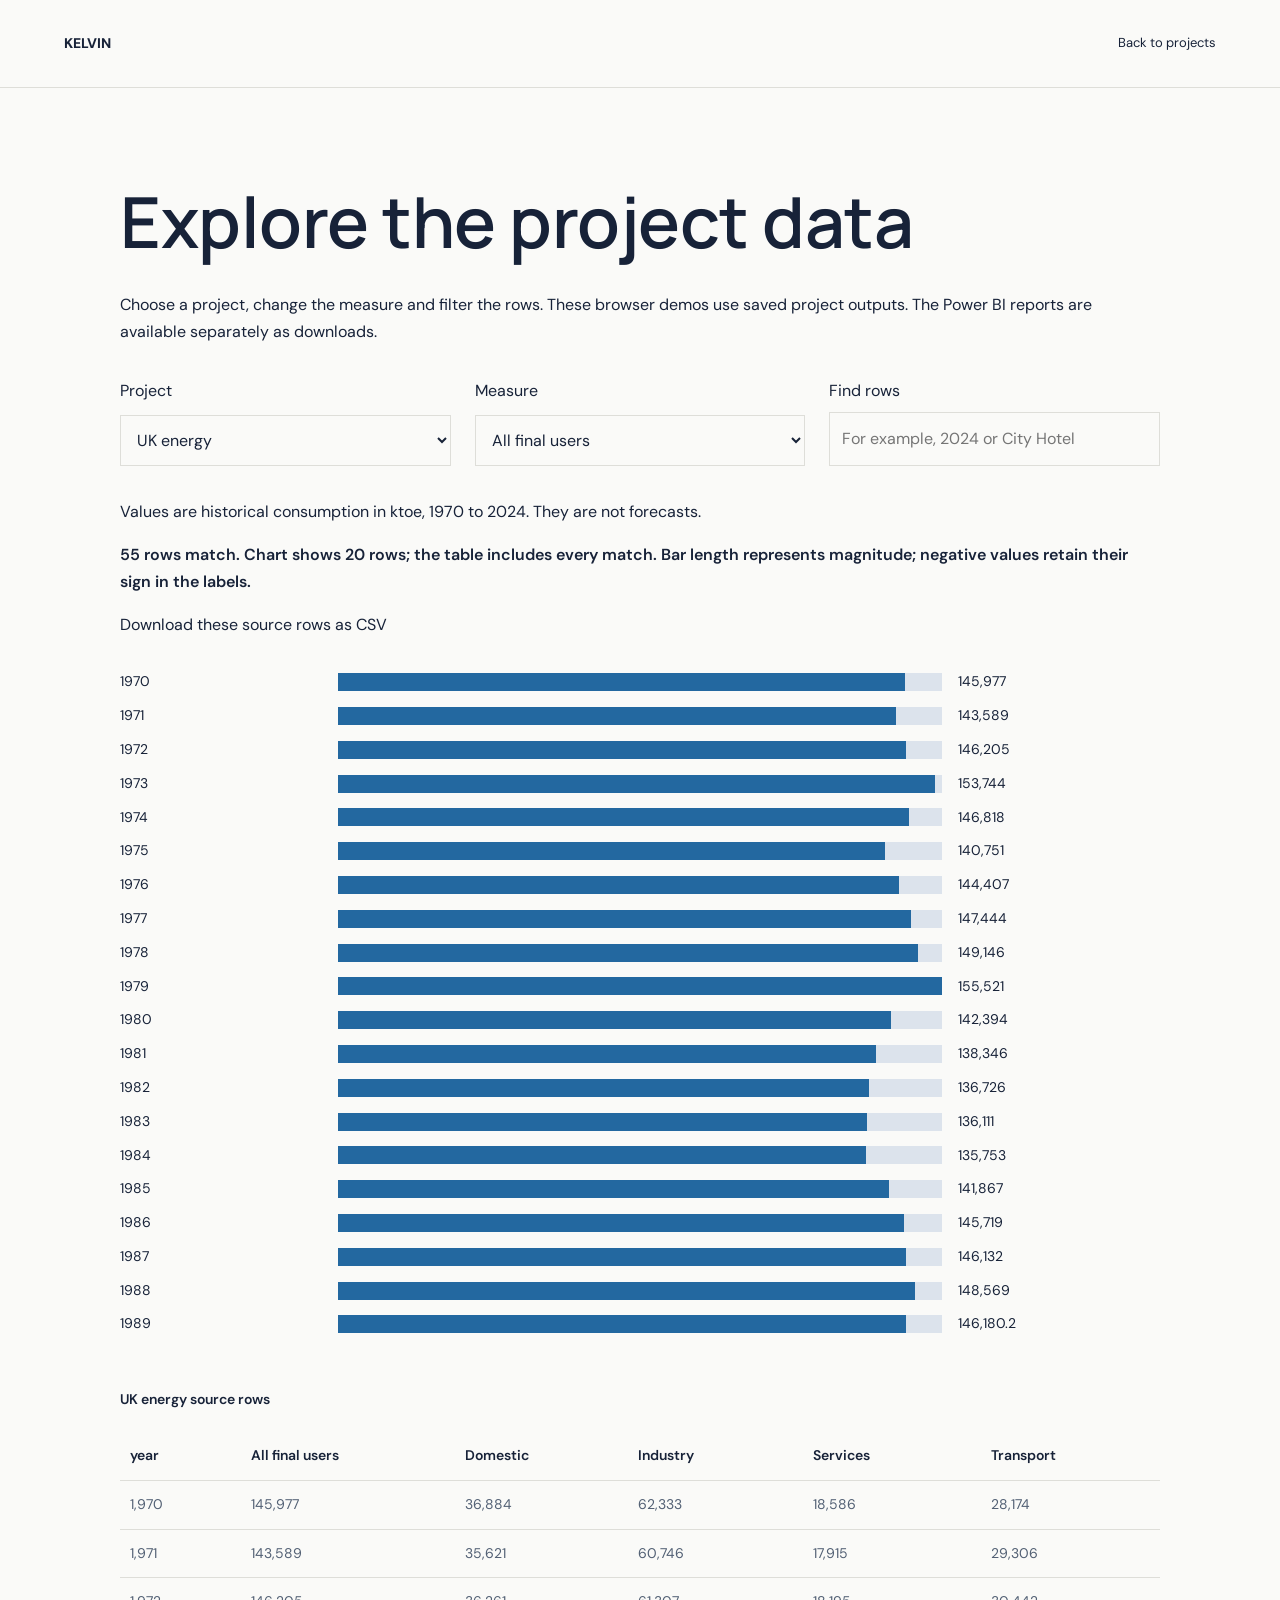
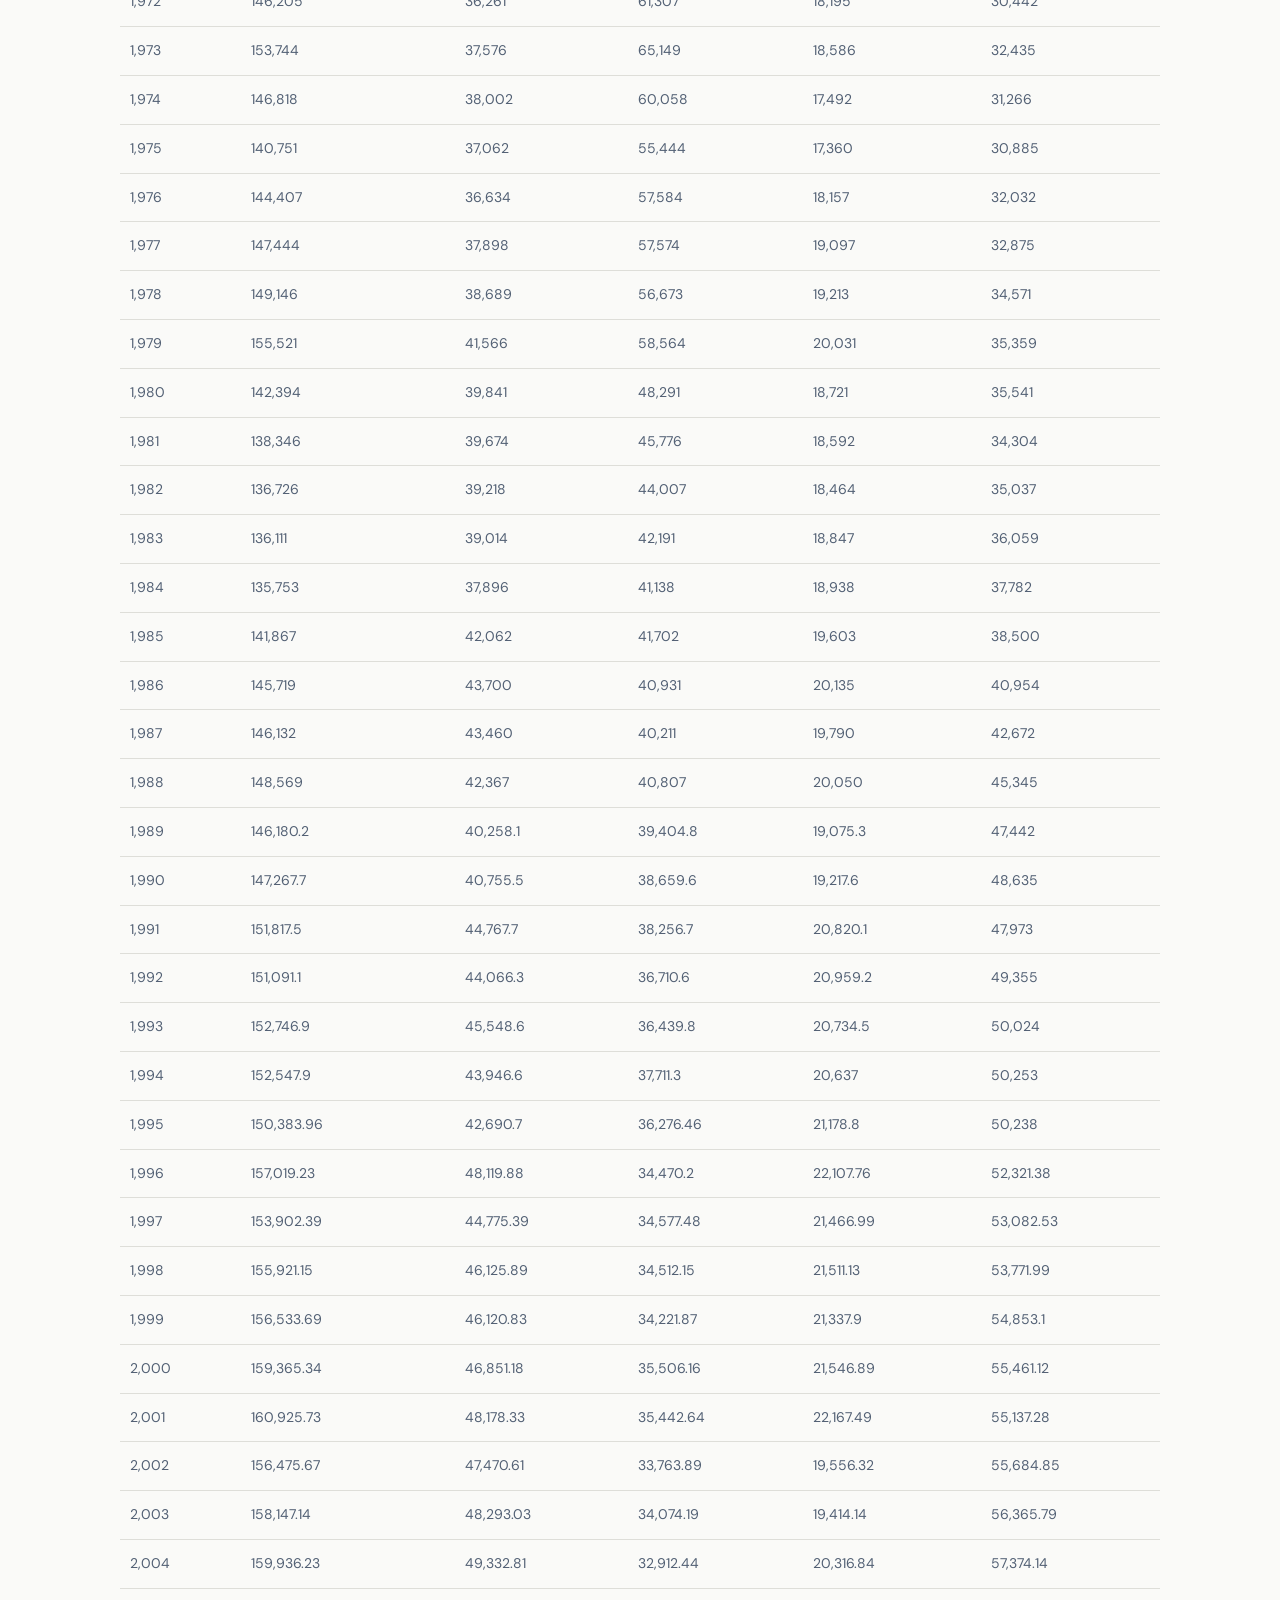
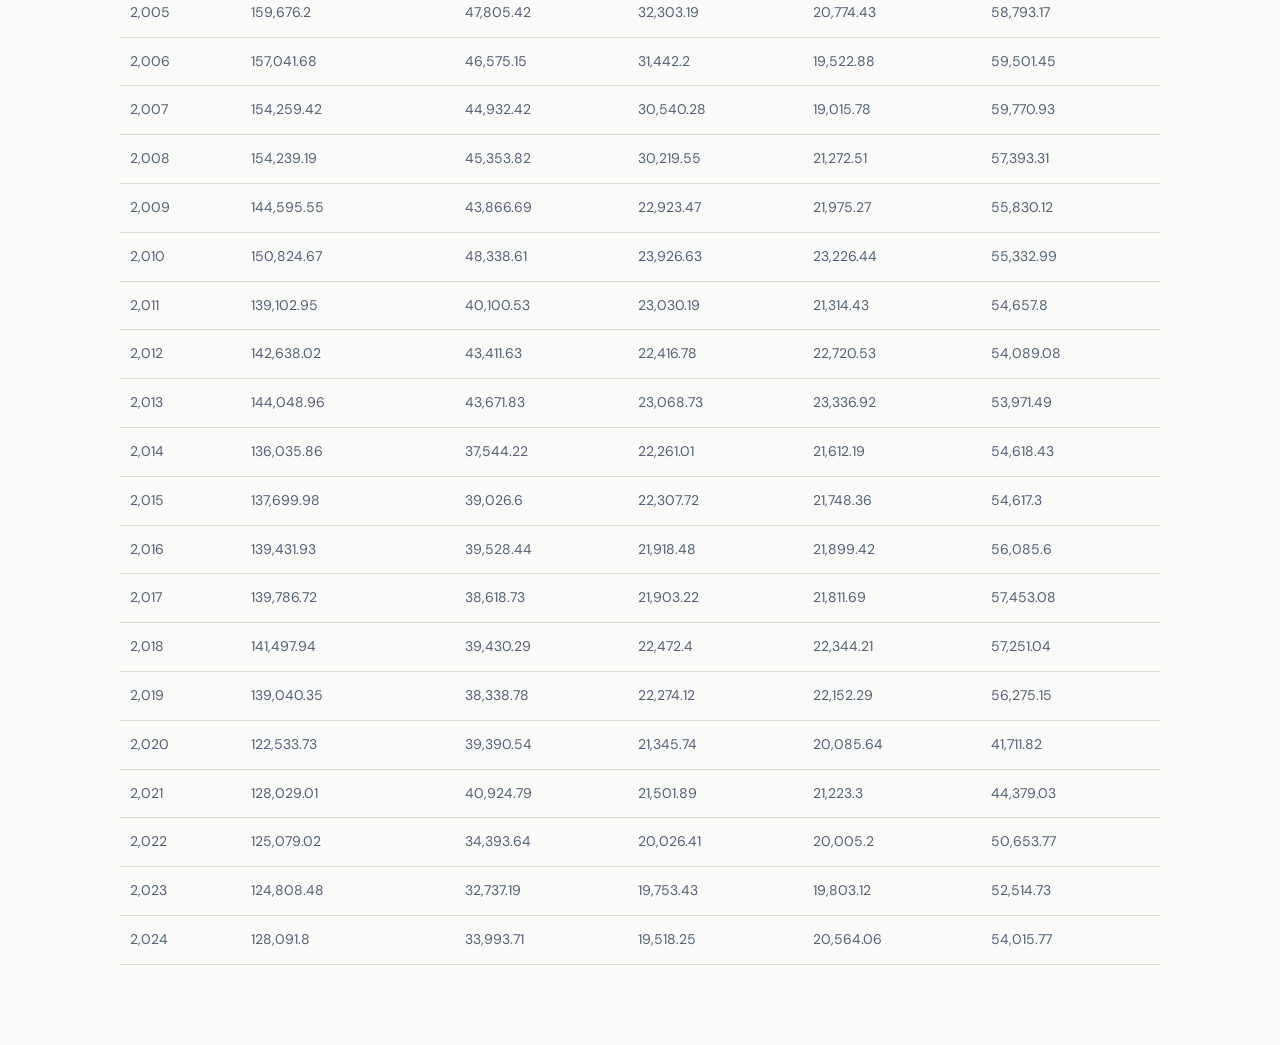
<file: explore.html>
<!doctype html><html lang="en-GB"><head><meta charset="utf-8"><meta name="viewport" content="width=device-width,initial-scale=1"><title>Explore the project data | Kelvin</title><link rel="stylesheet" href="style.css"><link rel="stylesheet" href="theme.css"><link rel="stylesheet" href="pinterest.css"><link rel="stylesheet" href="case-study.css"><link rel="stylesheet" href="demos/explorer.css"><script defer src="demos/explorer.js"></script></head><body><a class="skip" href="#case-main">Skip to explorer</a><header class="case-header"><a class="brand" href="index.html">KELVIN</a><a href="index.html#work">Back to projects</a></header><main class="case-page" id="case-main"><h1>Explore the project data</h1><p>Choose a project, change the measure and filter the rows. These browser demos use saved project outputs. The Power BI reports are available separately as downloads.</p><div class="explorer-controls"><label>Project<select id="dataset"></select></label><label>Measure<select id="metric"></select></label><label>Find rows<input id="search" type="search" placeholder="For example, 2024 or City Hotel"></label></div><p id="note"></p><p id="status" role="status"></p><a id="download" download>Download these source rows as CSV</a><div id="bars" aria-label="Comparison chart"></div><div class="table-scroll" tabindex="0" role="region" aria-label="Scrollable source data"><table><caption id="caption">Project data</caption><thead id="head"></thead><tbody id="rows"></tbody></table></div><noscript>Enable JavaScript to use the controls. Source CSV files are available in the demos folder of the portfolio repository.</noscript></main></body></html>
</file>
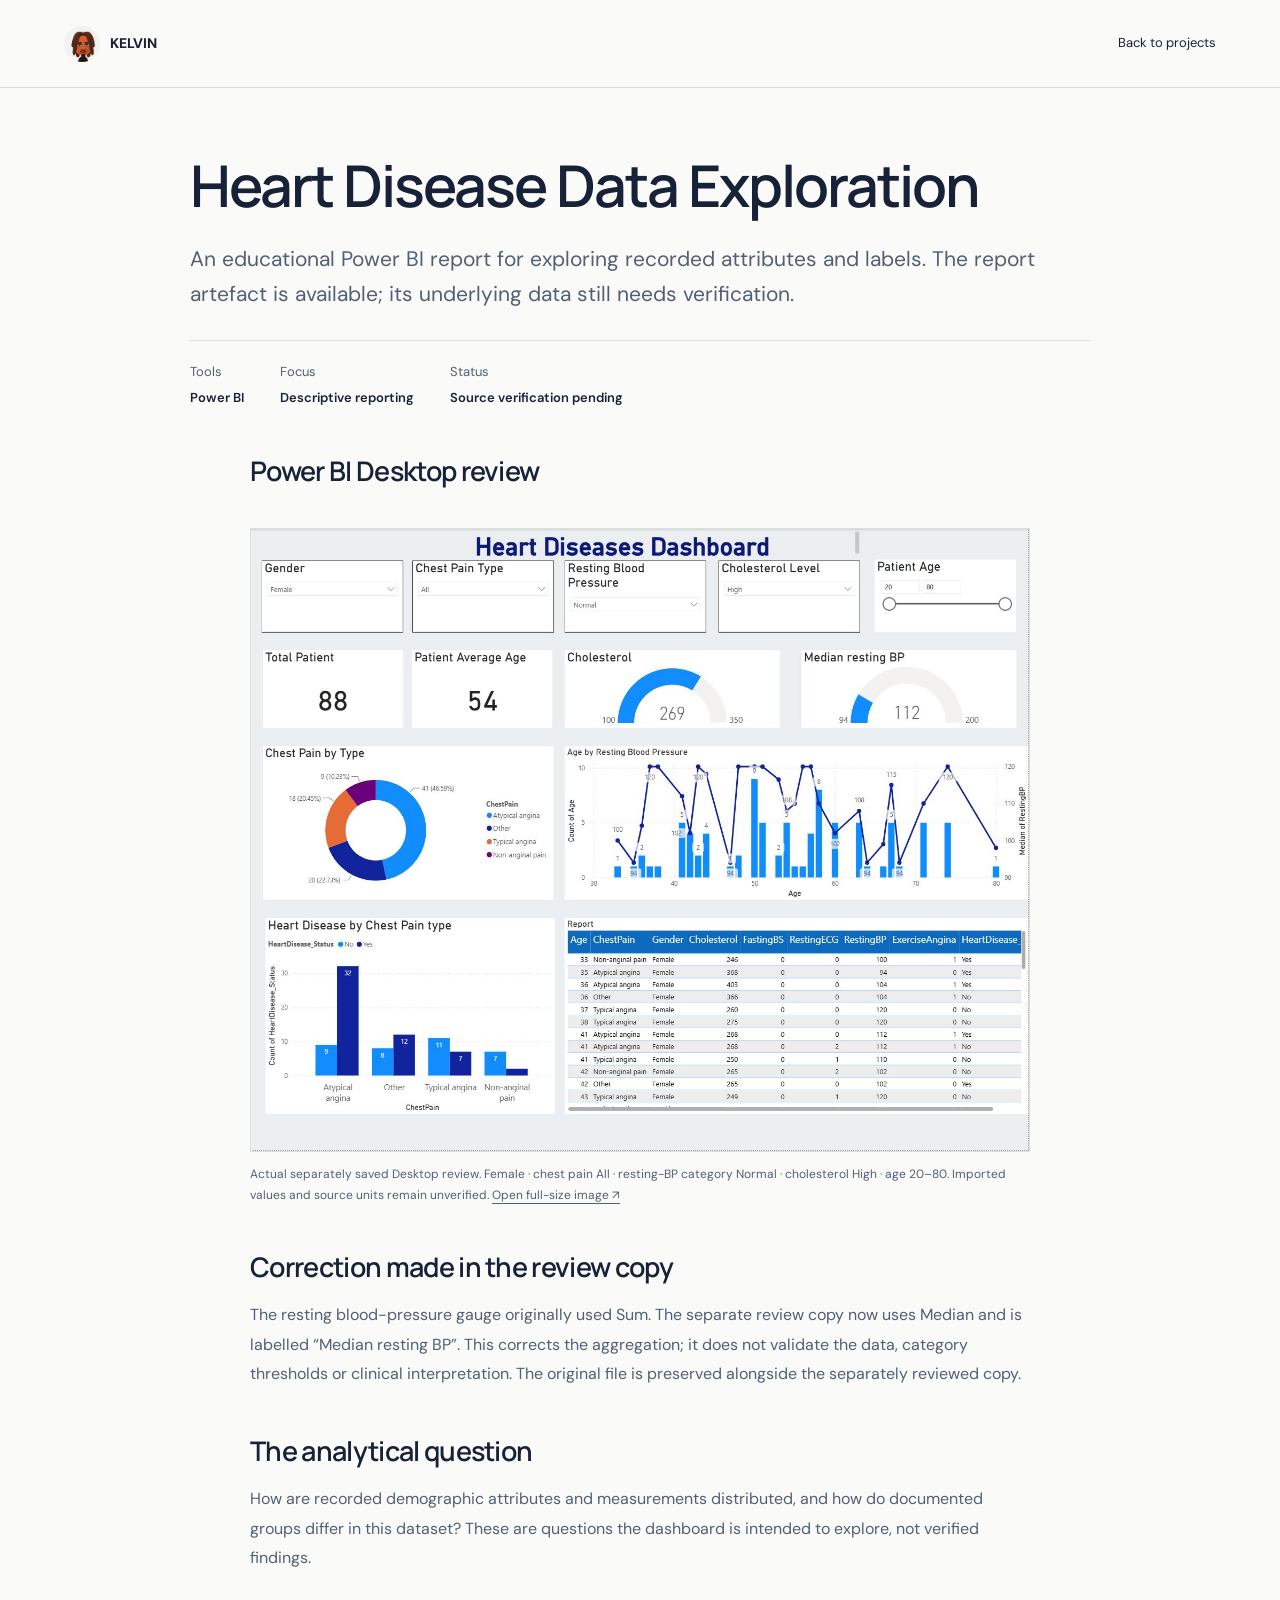
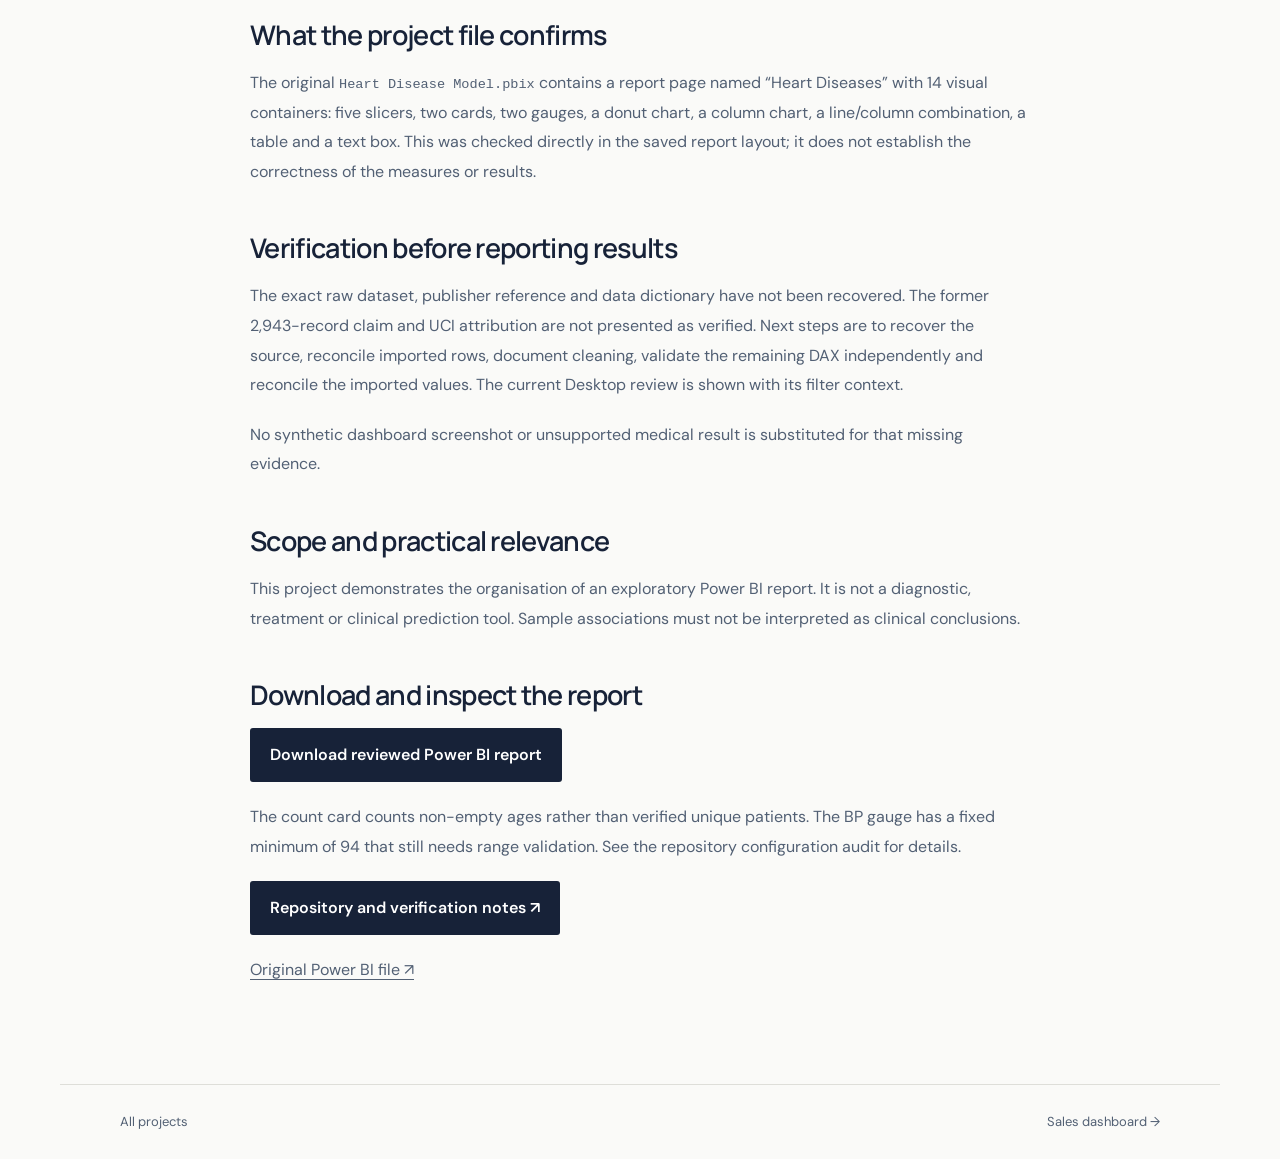
<file: heart.html>
<!DOCTYPE html>

<html lang="en-GB"><head><meta charset="utf-8"/><meta content="width=device-width,initial-scale=1" name="viewport"/><meta content="#172238" name="theme-color"/><title>Heart Disease Power BI Exploration | Kelvin</title><link href="style.css?v=20261022-case-studies" rel="stylesheet"/><link href="theme.css?v=20261022-case-studies" rel="stylesheet"/><link href="pinterest.css?v=20261022-case-studies" rel="stylesheet"/><link href="case-study.css?v=20261022-case-studies" rel="stylesheet"/></head><body><a class="skip" href="#case-main">Skip to case study</a><header class="case-header"><a class="brand" href="index.html"><img alt="" height="36" src="assets/mii-profile.jpg" width="36"/>KELVIN</a><a href="index.html#work">Back to projects</a></header><main class="case-page" id="case-main"><div class="case-intro"><h1>Heart Disease Data Exploration</h1><p class="case-lead">An educational Power BI report for exploring recorded attributes and labels. The report artefact is available; its underlying data still needs verification.</p><dl class="case-meta"><div><dt>Tools</dt><dd>Power BI</dd></div><div><dt>Focus</dt><dd>Descriptive reporting</dd></div><div><dt>Status</dt><dd>Source verification pending</dd></div></dl></div><div class="case-body"><section><h2>Power BI Desktop review</h2><figure class="case-figure"><a aria-label="Enlarge: Heart Disease dashboard with its current filters visible" href="assets/heart-powerbi-reviewed.png" rel="noopener" target="_blank"><img alt="Heart Disease dashboard with its current filters visible" height="1165" loading="lazy" src="assets/heart-powerbi-reviewed.png" width="1456"/></a><figcaption>Actual separately saved Desktop review. Female · chest pain All · resting-BP category Normal · cholesterol High · age 20–80. Imported values and source units remain unverified. <a href="assets/heart-powerbi-reviewed.png" rel="noopener" target="_blank">Open full-size image ↗</a></figcaption></figure></section><section><h2>Correction made in the review copy</h2><p>The resting blood-pressure gauge originally used Sum. The separate review copy now uses Median and is labelled “Median resting BP”. This corrects the aggregation; it does not validate the data, category thresholds or clinical interpretation. The original file is preserved alongside the separately reviewed copy.</p></section><section><h2>The analytical question</h2><p>How are recorded demographic attributes and measurements distributed, and how do documented groups differ in this dataset? These are questions the dashboard is intended to explore, not verified findings.</p></section><section><h2>What the project file confirms</h2><p>The original <code>Heart Disease Model.pbix</code> contains a report page named “Heart Diseases” with 14 visual containers: five slicers, two cards, two gauges, a donut chart, a column chart, a line/column combination, a table and a text box. This was checked directly in the saved report layout; it does not establish the correctness of the measures or results.</p></section><section><h2>Verification before reporting results</h2><p>The exact raw dataset, publisher reference and data dictionary have not been recovered. The former 2,943-record claim and UCI attribution are not presented as verified. Next steps are to recover the source, reconcile imported rows, document cleaning, validate the remaining DAX independently and reconcile the imported values. The current Desktop review is shown with its filter context.</p><p>No synthetic dashboard screenshot or unsupported medical result is substituted for that missing evidence.</p></section><section><h2>Scope and practical relevance</h2><p>This project demonstrates the organisation of an exploratory Power BI report. It is not a diagnostic, treatment or clinical prediction tool. Sample associations must not be interpreted as clinical conclusions.</p></section><section><h2>Download and inspect the report</h2><p><a class="button" href="https://github.com/Kelv-Ojo/Heart-disease/raw/refs/heads/main/Heart%20Disease%20Model-reviewed-20261030.pbix">Download reviewed Power BI report</a></p><p>The count card counts non-empty ages rather than verified unique patients. The BP gauge has a fixed minimum of 94 that still needs range validation. See the repository configuration audit for details.</p><p><a class="button" href="https://github.com/Kelv-Ojo/Heart-disease" rel="noopener" target="_blank">Repository and verification notes ↗</a></p><p><a href="https://github.com/Kelv-Ojo/Heart-disease/blob/main/Heart%20Disease%20Model.pbix" rel="noopener" target="_blank">Original Power BI file ↗</a></p></section></div></main><footer><a href="index.html#work">All projects</a><a href="sales.html">Sales dashboard →</a></footer></body></html>
</file>
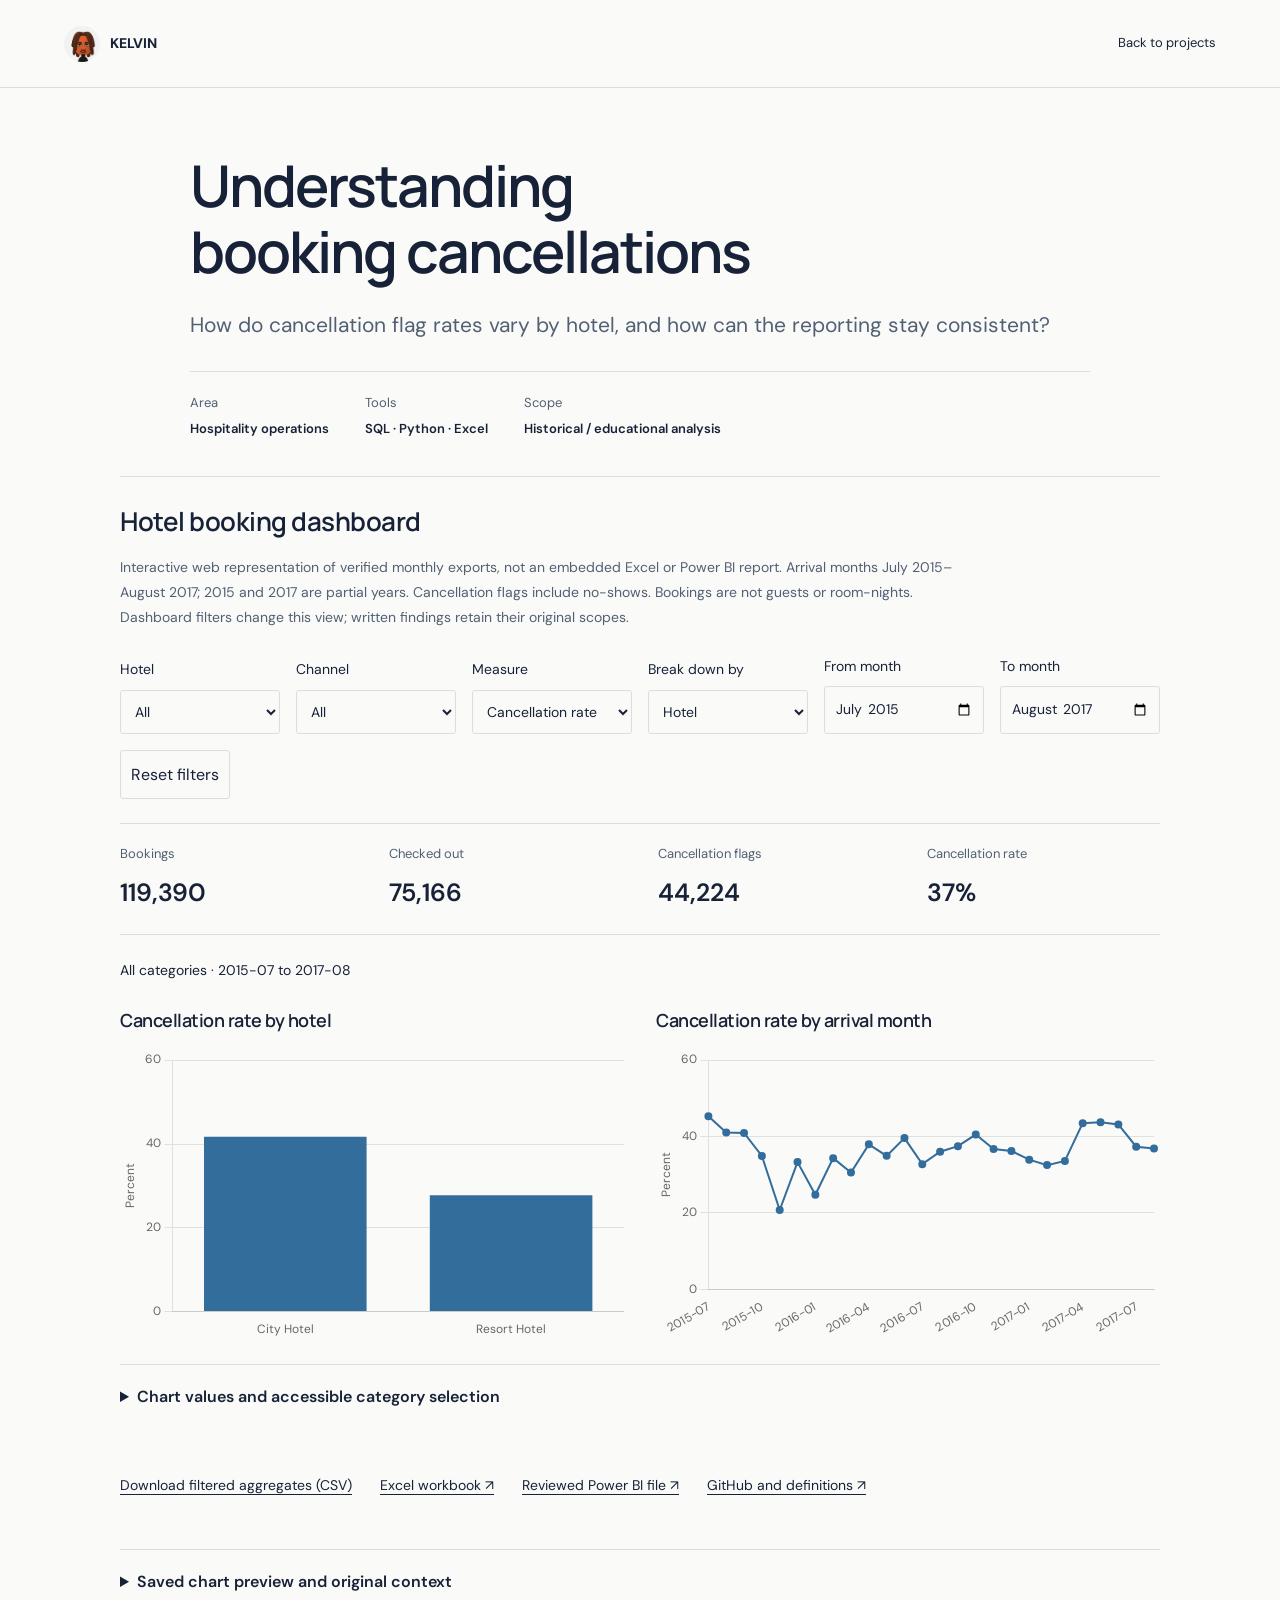
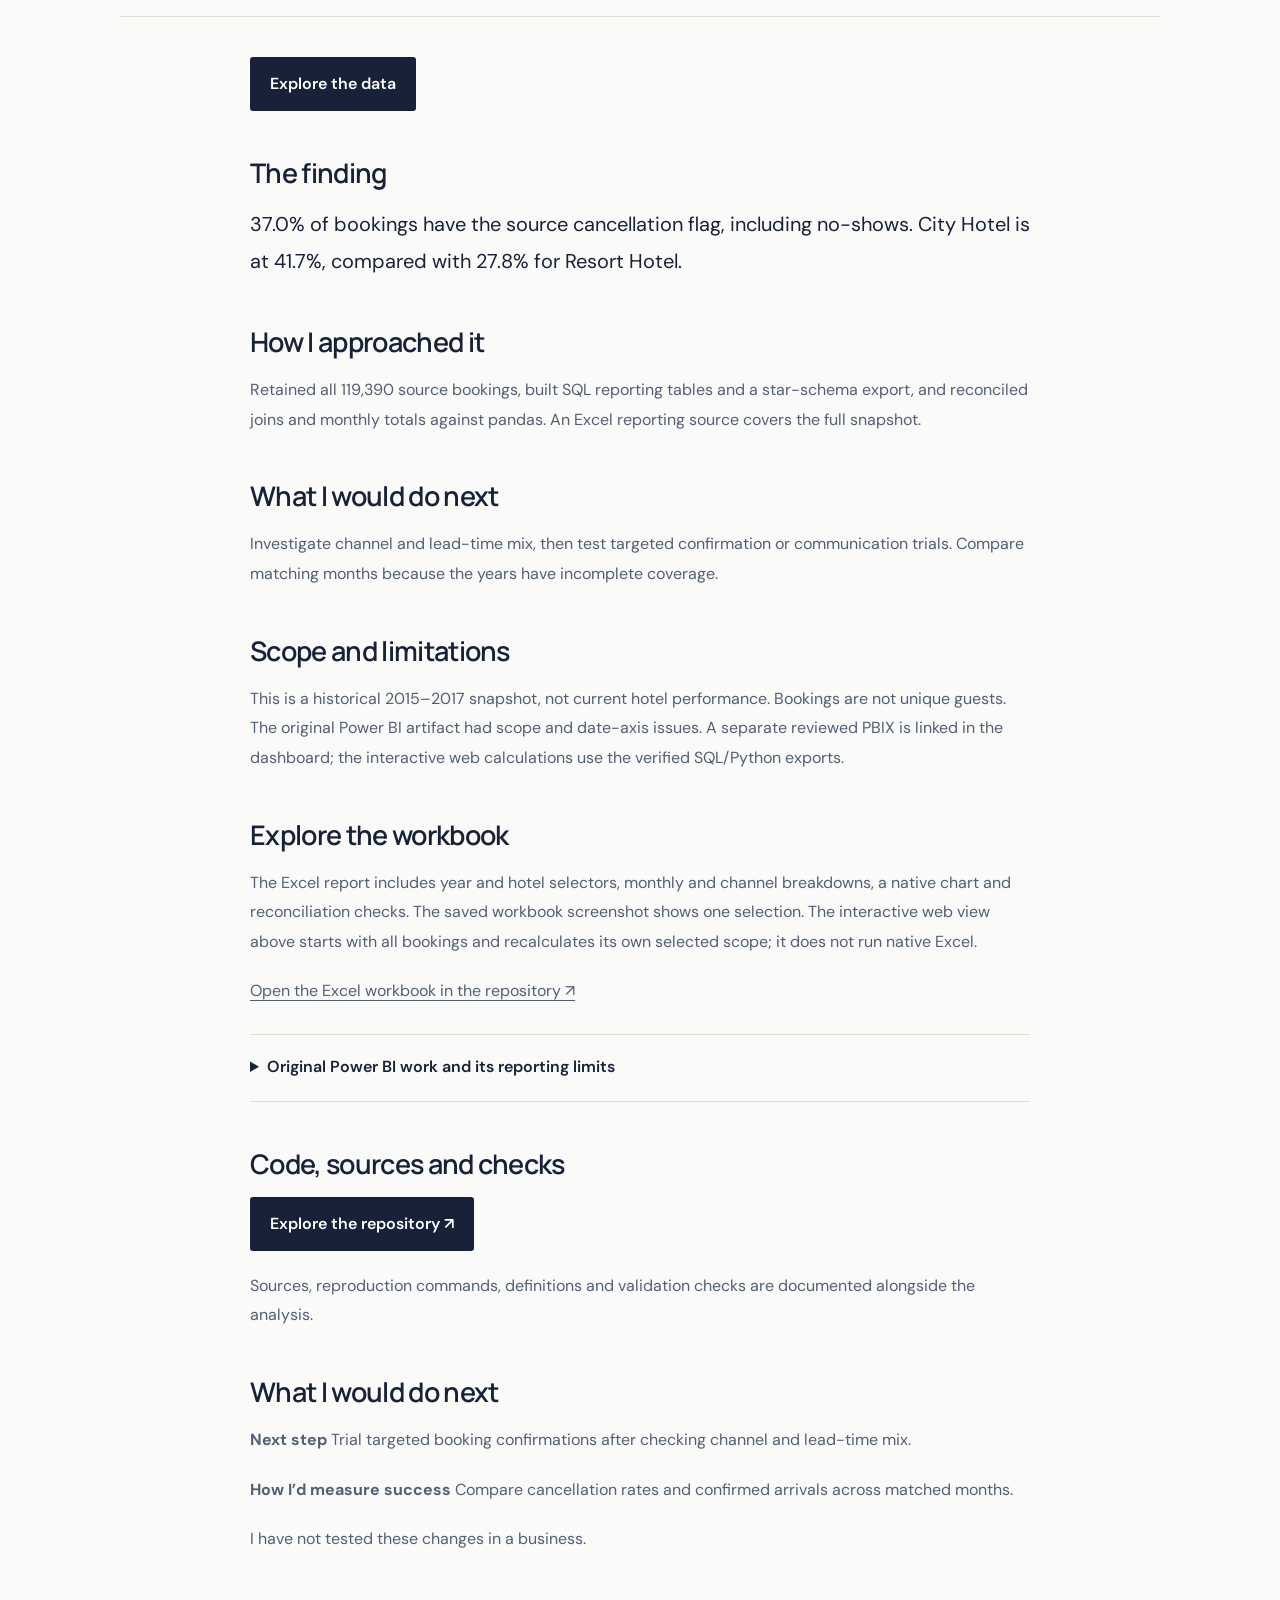
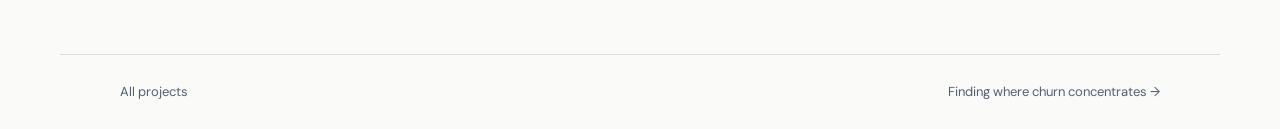
<file: hotel.html>
<!DOCTYPE html>
<html lang="en-GB"><head><meta charset="utf-8"/><meta content="width=device-width,initial-scale=1" name="viewport"/><meta content="#172238" name="theme-color"/><title>Understanding booking cancellations | Kelvin</title><link href="style.css?v=20261022-case-studies" rel="stylesheet"/><link href="theme.css?v=20261022-case-studies" rel="stylesheet"/><link href="pinterest.css?v=20261022-case-studies" rel="stylesheet"/><link href="case-study.css?v=20261022-case-studies" rel="stylesheet"/><link rel="stylesheet" href="demos/dashboards.css?v=20261109"><script defer src="demos/vendor/chart.umd.min.js"></script><script defer src="demos/dashboard-core.js?v=20261109"></script><script defer src="demos/dashboards.js?v=20261109"></script></head><body><a class="skip" href="#case-main">Skip to case study</a><header class="case-header"><a class="brand" href="index.html"><img alt="" height="36" src="assets/mii-profile.jpg" width="36"/>KELVIN</a><a href="index.html#work">Back to projects</a></header><main class="case-page" id="case-main"><div class="case-intro"><h1>Understanding booking cancellations</h1><p class="case-lead">How do cancellation flag rates vary by hotel, and how can the reporting stay consistent?</p><dl class="case-meta"><div><dt>Area</dt><dd>Hospitality operations</dd></div><div><dt>Tools</dt><dd>SQL · Python · Excel</dd></div><div><dt>Scope</dt><dd>Historical / educational analysis</dd></div></dl></div><section class="interactive-dashboard" id="interactive-dashboard" data-dashboard="hotel" aria-label="Interactive hotel dashboard"><noscript>Enable JavaScript for the dashboard. The saved preview and original project files remain available below.</noscript></section><details class="artifact-history"><summary>Saved chart preview and original context</summary><figure class="case-figure"><a aria-label="Open full-size image: Hotel arrival-date Excel report, filtered to City Hotel in 2016" href="assets/hotel-excel-report.png" rel="noopener" target="_blank"><img alt="Hotel arrival-date Excel report, filtered to City Hotel in 2016" loading="lazy" src="assets/hotel-excel-report.png"/></a><figcaption>Excel report preview City Hotel, 2016. A static workbook screenshot; the overall case-study rates cover the full source snapshot. <a href="assets/hotel-excel-report.png" rel="noopener" target="_blank">Open full-size image ↗</a></figcaption></figure></details><div class="case-body"><p><a class="button" href="explore.html#hotel">Explore the data</a></p><section><h2>The finding</h2><p class="case-result">37.0% of bookings have the source cancellation flag, including no-shows. City Hotel is at 41.7%, compared with 27.8% for Resort Hotel.</p></section><section><h2>How I approached it</h2><p>Retained all 119,390 source bookings, built SQL reporting tables and a star-schema export, and reconciled joins and monthly totals against pandas. An Excel reporting source covers the full snapshot.</p></section><section><h2>What I would do next</h2><p>Investigate channel and lead-time mix, then test targeted confirmation or communication trials. Compare matching months because the years have incomplete coverage.</p></section><section><h2>Scope and limitations</h2><p>This is a historical 2015–2017 snapshot, not current hotel performance. Bookings are not unique guests. The original Power BI artifact had scope and date-axis issues. A separate reviewed PBIX is linked in the dashboard; the interactive web calculations use the verified SQL/Python exports.</p></section><section><h2>Explore the workbook</h2><p>The Excel report includes year and hotel selectors, monthly and channel breakdowns, a native chart and reconciliation checks. The saved workbook screenshot shows one selection. The interactive web view above starts with all bookings and recalculates its own selected scope; it does not run native Excel.</p><p><a href="https://github.com/Kelv-Ojo/hotel-booking-analysis/blob/main/excel/Hotel%20Reporting.xlsx">Open the Excel workbook in the repository ↗</a></p><details class="artifact-history"><summary>Original Power BI work and its reporting limits</summary><p>This earlier screenshot documents the original dashboard. Its measures and date axis have unresolved issues; the figures are not the verified results used in this case study. The current analysis is grounded in the reconciled SQL, Python and Excel outputs.</p><figure class="case-figure"><a aria-label="Open full-size image: Earlier hotel Power BI dashboard with unverified reporting measures" href="assets/hotel-powerbi-original.png" rel="noopener" target="_blank"><img alt="Earlier hotel Power BI dashboard with unverified reporting measures" loading="lazy" src="assets/hotel-powerbi-original.png"/></a><figcaption>Original dashboard screenshot, retained as historical work rather than a validated live report. <a href="assets/hotel-powerbi-original.png" rel="noopener" target="_blank">Open full-size image ↗</a></figcaption></figure></details></section><section><h2>Code, sources and checks</h2><p><a class="button" href="https://github.com/Kelv-Ojo/hotel-booking-analysis" rel="noopener" target="_blank">Explore the repository ↗</a></p><p>Sources, reproduction commands, definitions and validation checks are documented alongside the analysis.</p></section><section class="proposed-action"><h2>What I would do next</h2><p><strong>Next step </strong>Trial targeted booking confirmations after checking channel and lead-time mix.</p><p><strong>How I’d measure success </strong>Compare cancellation rates and confirmed arrivals across matched months.</p><p>I have not tested these changes in a business.</p></section></div></main><footer><a href="index.html#work">All projects</a><a href="churn.html">Finding where churn concentrates →</a></footer></body></html>
</file>
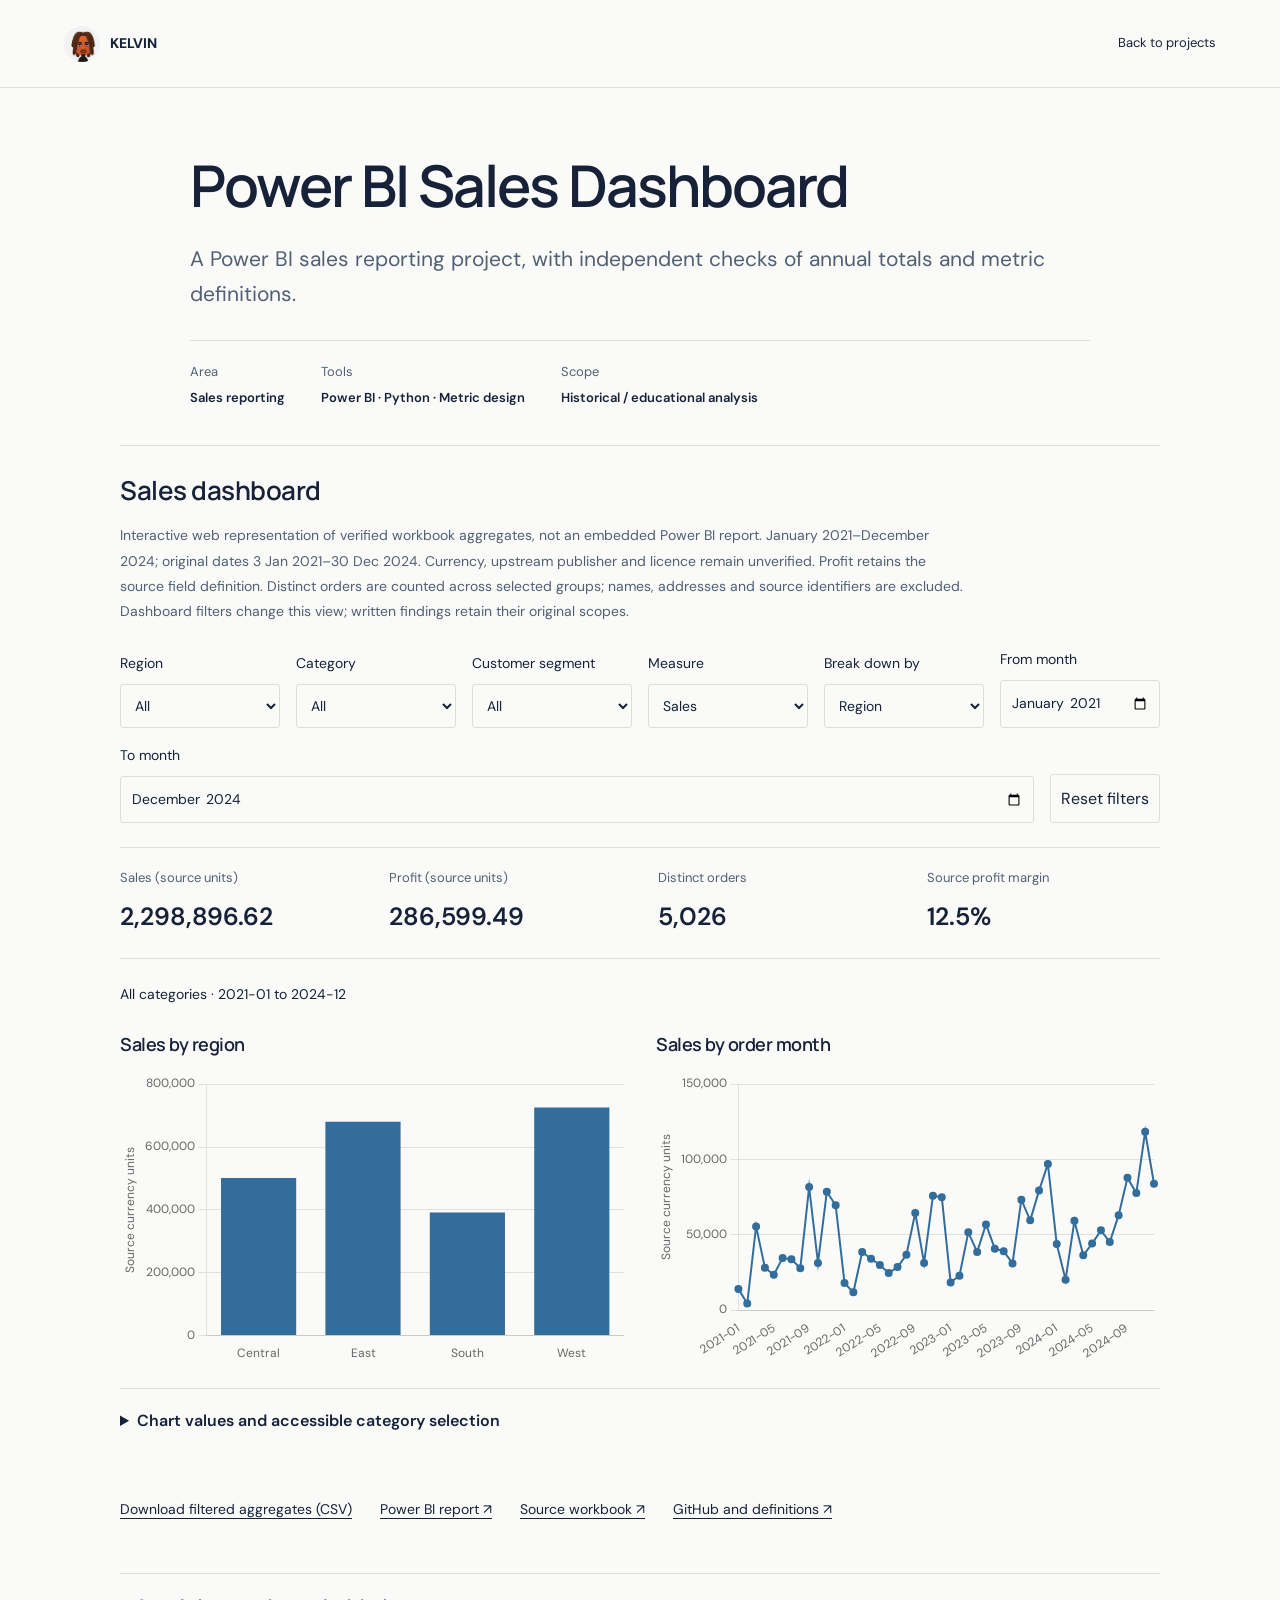
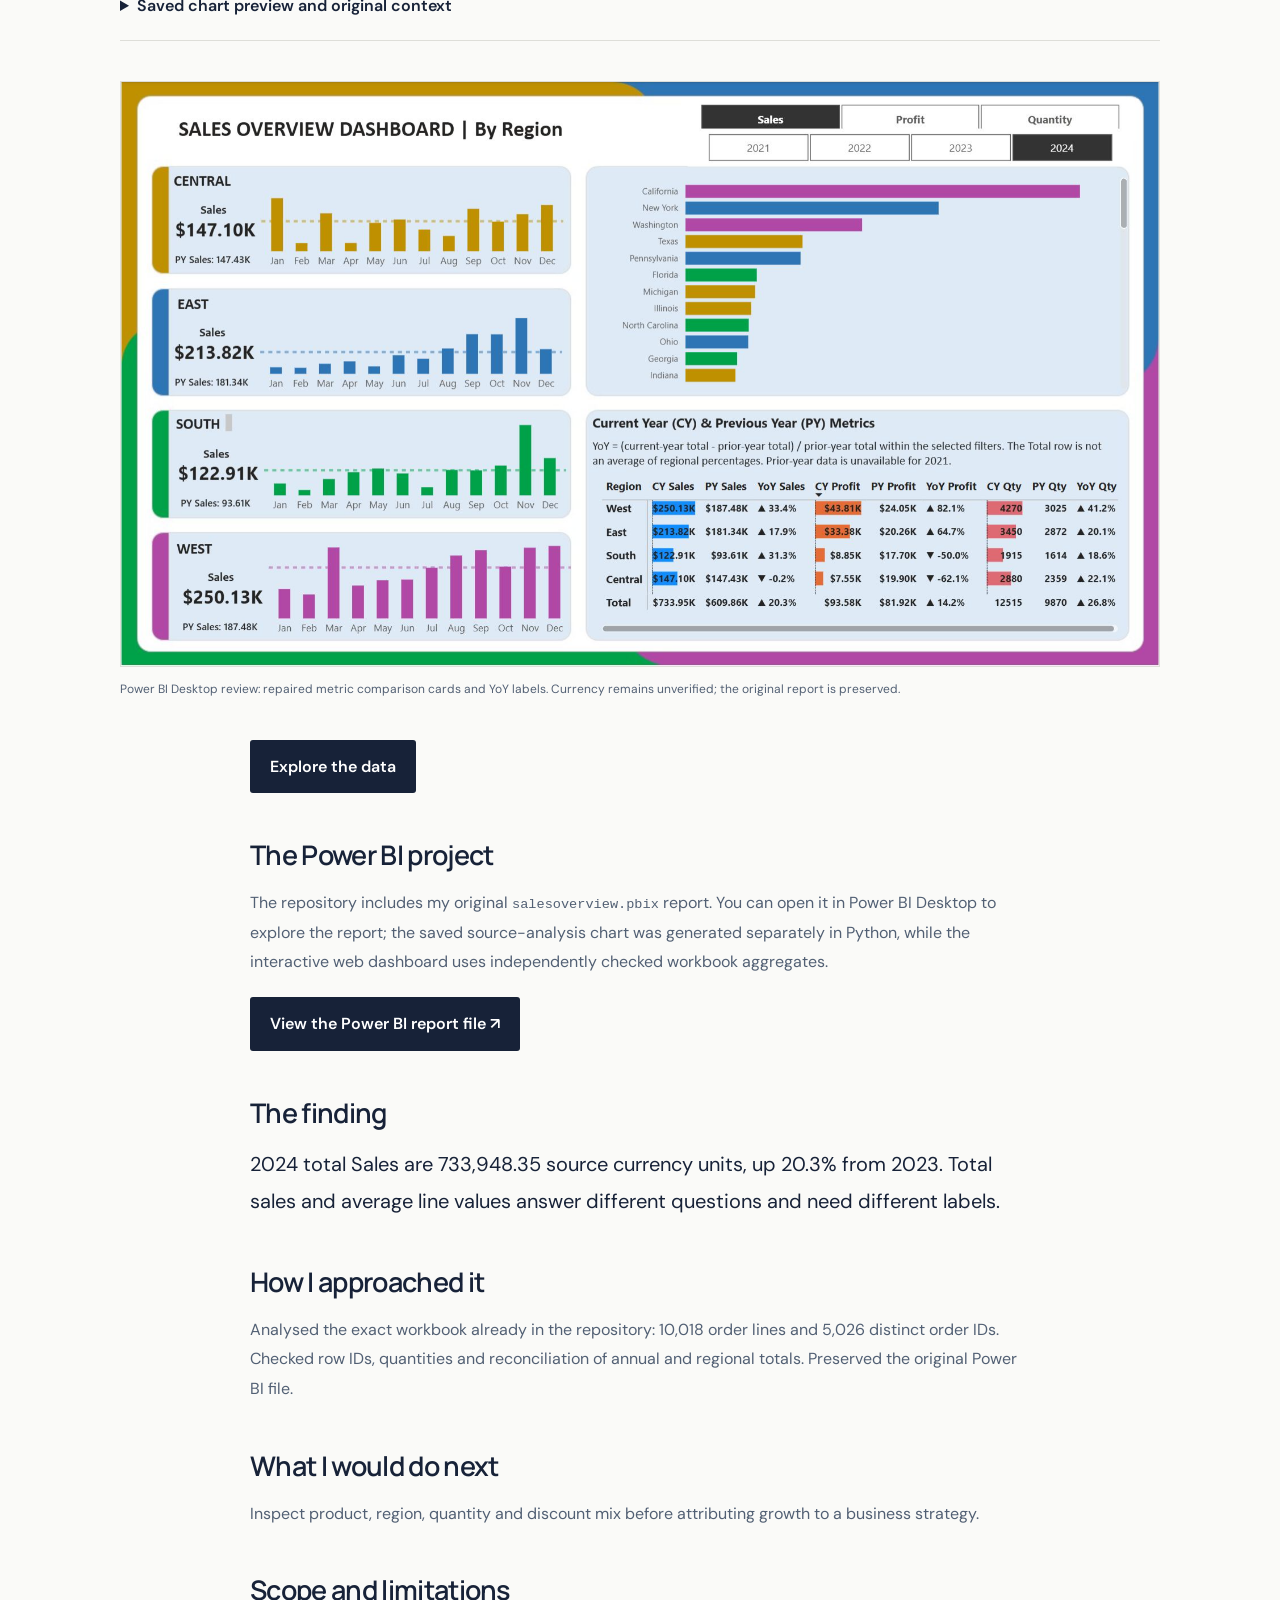
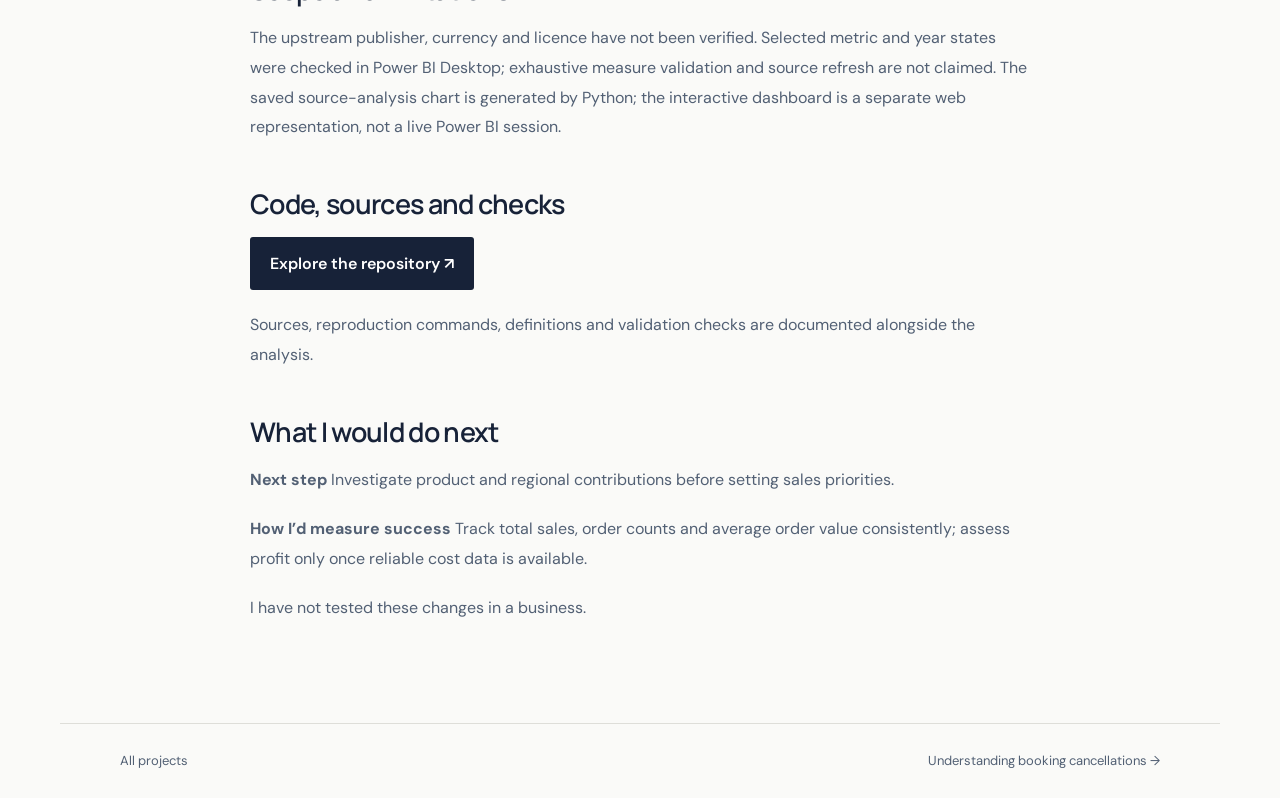
<file: sales.html>
<!DOCTYPE html>
<html lang="en-GB"><head><meta charset="utf-8"/><meta content="width=device-width,initial-scale=1" name="viewport"/><meta content="#172238" name="theme-color"/><title>Power BI Sales Dashboard | Kelvin</title><link href="style.css?v=20261022-case-studies" rel="stylesheet"/><link href="theme.css?v=20261022-case-studies" rel="stylesheet"/><link href="pinterest.css?v=20261022-case-studies" rel="stylesheet"/><link href="case-study.css?v=20261022-case-studies" rel="stylesheet"/><link rel="stylesheet" href="demos/dashboards.css?v=20261109"><script defer src="demos/vendor/chart.umd.min.js"></script><script defer src="demos/dashboard-core.js?v=20261109"></script><script defer src="demos/dashboards.js?v=20261109"></script></head><body><a class="skip" href="#case-main">Skip to case study</a><header class="case-header"><a class="brand" href="index.html"><img alt="" height="36" src="assets/mii-profile.jpg" width="36"/>KELVIN</a><a href="index.html#work">Back to projects</a></header><main class="case-page" id="case-main"><div class="case-intro"><h1>Power BI Sales Dashboard</h1><p class="case-lead">A Power BI sales reporting project, with independent checks of annual totals and metric definitions.</p><dl class="case-meta"><div><dt>Area</dt><dd>Sales reporting</dd></div><div><dt>Tools</dt><dd>Power BI · Python · Metric design</dd></div><div><dt>Scope</dt><dd>Historical / educational analysis</dd></div></dl></div><section class="interactive-dashboard" id="interactive-dashboard" data-dashboard="sales" aria-label="Interactive sales dashboard"><noscript>Enable JavaScript for the dashboard. The saved preview and original project files remain available below.</noscript></section><details class="artifact-history"><summary>Saved chart preview and original context</summary><figure class="case-figure"><a aria-label="Open full-size image: Annual total sales from the source workbook" href="assets/sales.png" rel="noopener" target="_blank"><img alt="Annual total sales from the source workbook" loading="lazy" src="assets/sales.png"/></a><figcaption>Python-generated chart from the source workbook; this is not a live Power BI dashboard. <a href="assets/sales.png" rel="noopener" target="_blank">Open full-size image ↗</a></figcaption></figure></details><figure class="case-figure"><a href="assets/sales-powerbi-reviewed.png"><img src="assets/sales-powerbi-reviewed.png" alt="Sales dashboard, Sales and 2024 selected"/></a><figcaption>Power BI Desktop review: repaired metric comparison cards and YoY labels. Currency remains unverified; the original report is preserved.</figcaption></figure><div class="case-body"><p><a class="button" href="explore.html#sales">Explore the data</a></p><section><h2>The Power BI project</h2><p>The repository includes my original <code>salesoverview.pbix</code> report. You can open it in Power BI Desktop to explore the report; the saved source-analysis chart was generated separately in Python, while the interactive web dashboard uses independently checked workbook aggregates.</p><p><a class="button" href="https://github.com/Kelv-Ojo/Dashboard-sales/blob/main/salesoverview-reviewed-20261030.pbix" rel="noopener" target="_blank">View the Power BI report file ↗</a></p></section><section><h2>The finding</h2><p class="case-result">2024 total Sales are 733,948.35 source currency units, up 20.3% from 2023. Total sales and average line values answer different questions and need different labels.</p></section><section><h2>How I approached it</h2><p>Analysed the exact workbook already in the repository: 10,018 order lines and 5,026 distinct order IDs. Checked row IDs, quantities and reconciliation of annual and regional totals. Preserved the original Power BI file.</p></section><section><h2>What I would do next</h2><p>Inspect product, region, quantity and discount mix before attributing growth to a business strategy.</p></section><section><h2>Scope and limitations</h2><p>The upstream publisher, currency and licence have not been verified. Selected metric and year states were checked in Power BI Desktop; exhaustive measure validation and source refresh are not claimed. The saved source-analysis chart is generated by Python; the interactive dashboard is a separate web representation, not a live Power BI session.</p></section><section><h2>Code, sources and checks</h2><p><a class="button" href="https://github.com/Kelv-Ojo/Dashboard-sales" rel="noopener" target="_blank">Explore the repository ↗</a></p><p>Sources, reproduction commands, definitions and validation checks are documented alongside the analysis.</p></section><section class="proposed-action"><h2>What I would do next</h2><p><strong>Next step </strong>Investigate product and regional contributions before setting sales priorities.</p><p><strong>How I’d measure success </strong>Track total sales, order counts and average order value consistently; assess profit only once reliable cost data is available.</p><p>I have not tested these changes in a business.</p></section></div></main><footer><a href="index.html#work">All projects</a><a href="hotel.html">Understanding booking cancellations →</a></footer></body></html>
</file>
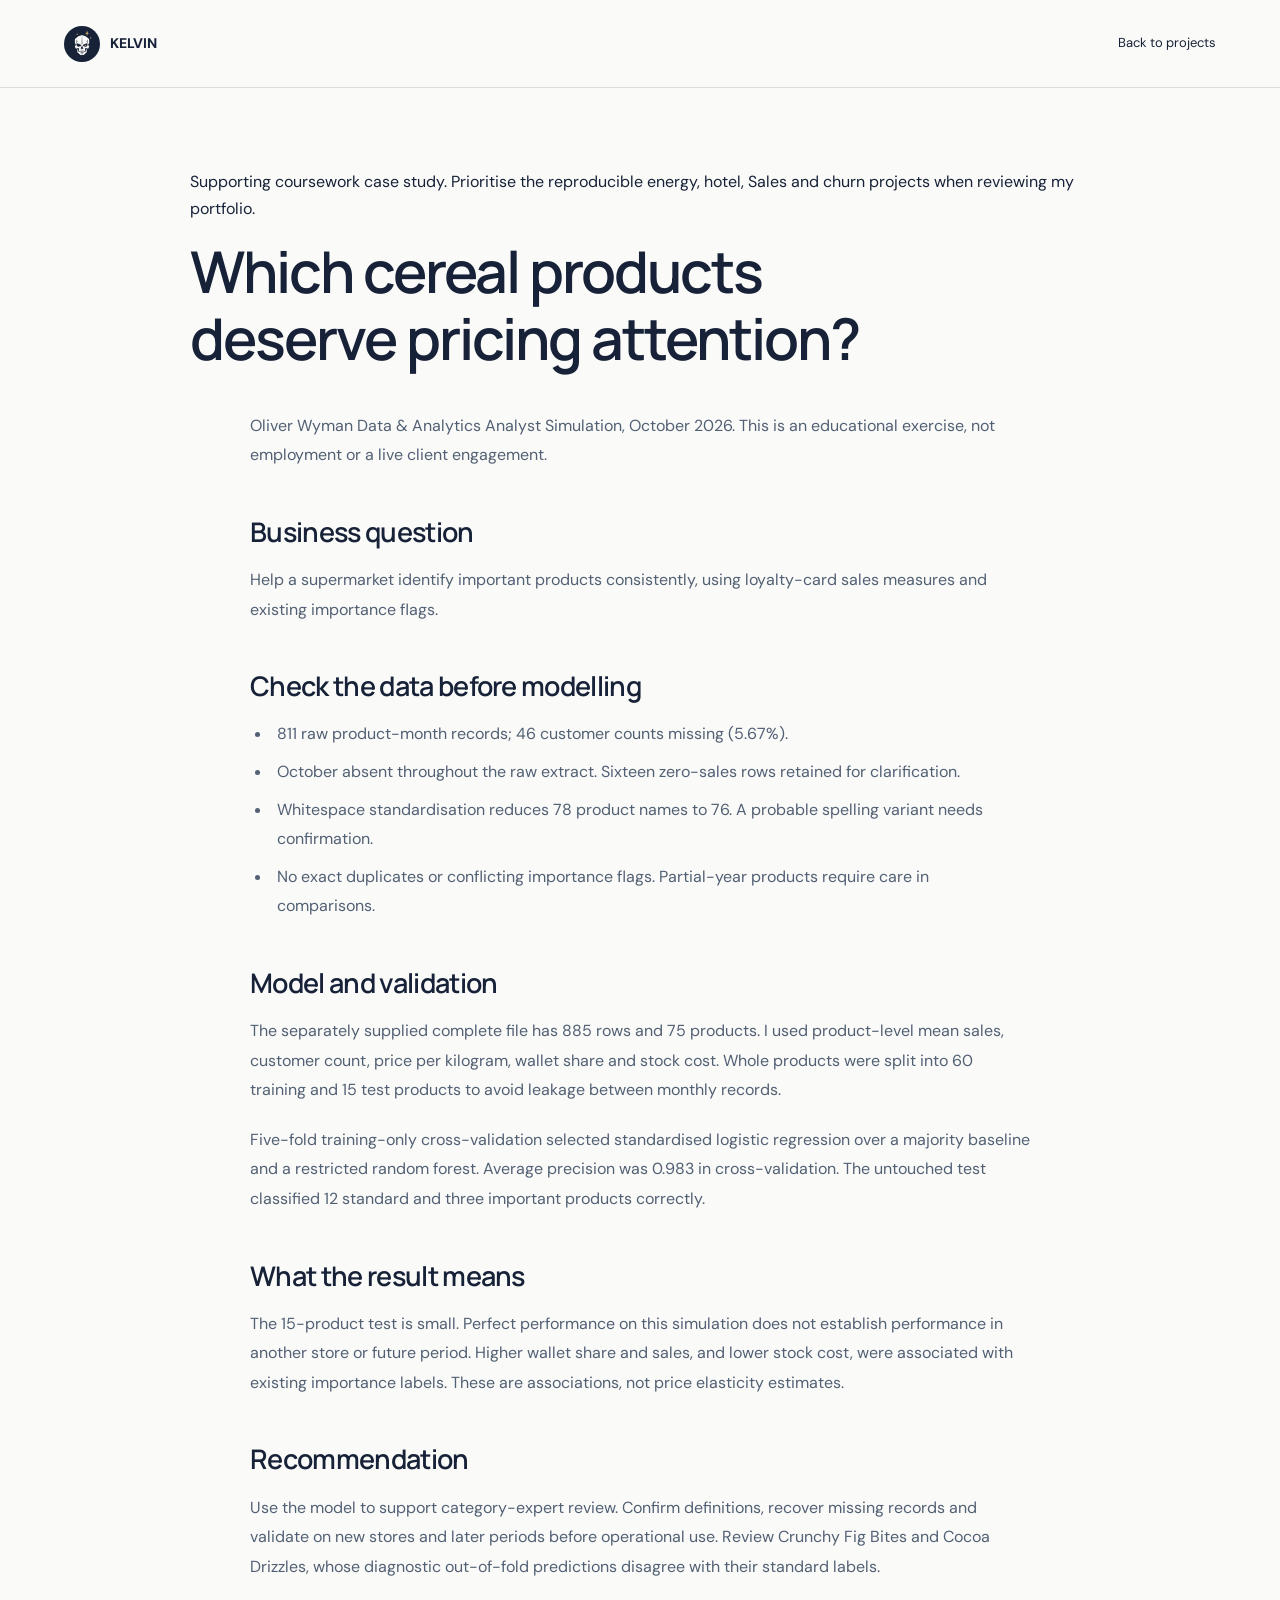
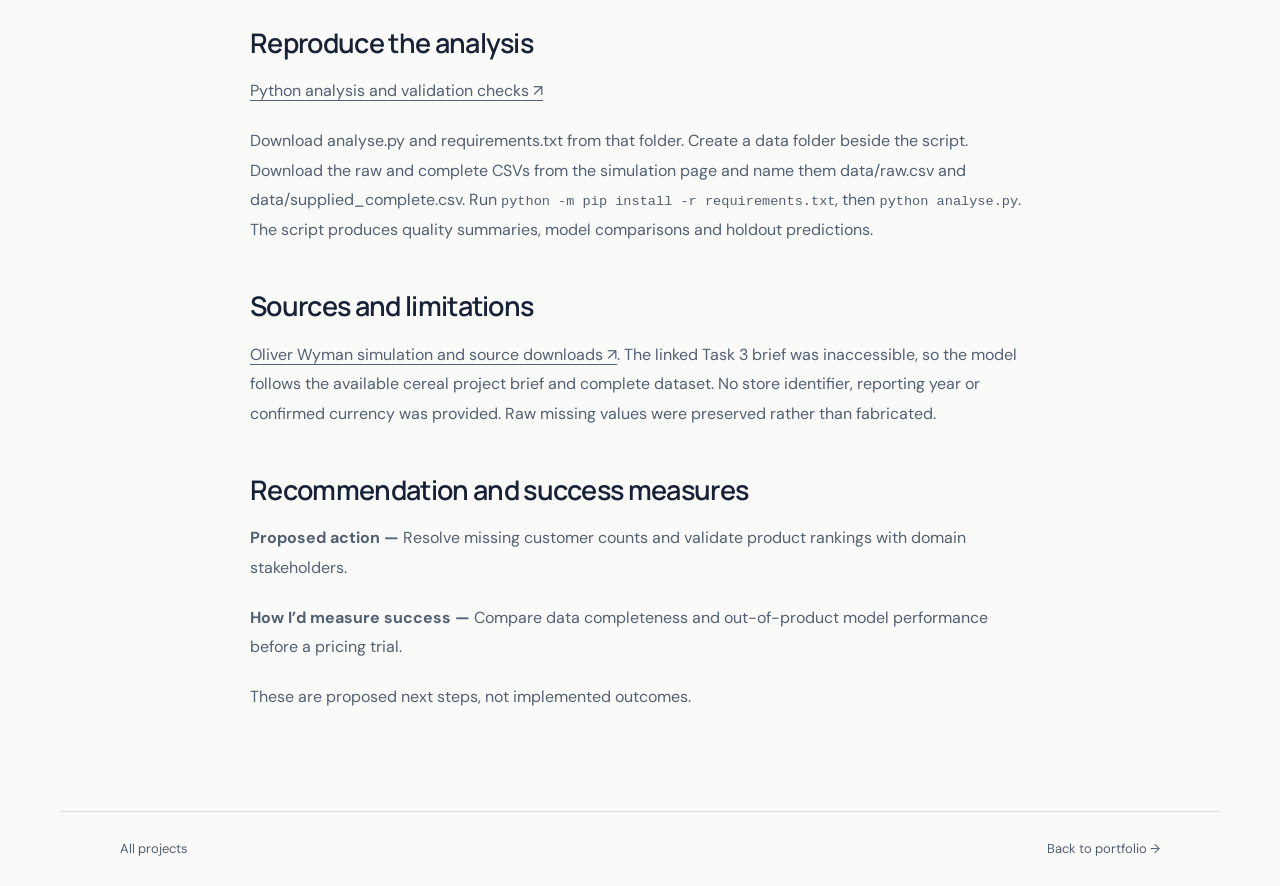
<file: case-studies/cereal-importance.html>
<!DOCTYPE html>
<html lang="en-GB"><head><meta charset="utf-8"/><meta content="width=device-width,initial-scale=1" name="viewport"/><meta content="#172238" name="theme-color"/><title>Which cereal products deserve pricing attention? | Kelvin</title><link href="../style.css?v=20261022-case-studies" rel="stylesheet"/><link href="../theme.css?v=20261022-case-studies" rel="stylesheet"/><link href="../pinterest.css?v=20261022-case-studies" rel="stylesheet"/><link href="../case-study.css?v=20261022-case-studies" rel="stylesheet"/></head><body><a class="skip" href="#case-main">Skip to case study</a><header class="case-header"><a class="brand" href="../index.html"><img alt="" height="36" src="../assets/avatar.jpg" width="36"/>KELVIN</a><a href="../index.html#work">Back to projects</a></header><main class="case-page" id="case-main"><div class="case-intro"><p>Supporting coursework case study. Prioritise the reproducible energy, hotel, Sales and churn projects when reviewing my portfolio.</p><h1>Which cereal products deserve pricing attention?</h1></div><div class="case-body"><p>Oliver Wyman Data &amp; Analytics Analyst Simulation, October 2026. This is an educational exercise, not employment or a live client engagement.</p><h2>Business question</h2><p>Help a supermarket identify important products consistently, using loyalty-card sales measures and existing importance flags.</p><h2>Check the data before modelling</h2><ul><li>811 raw product-month records; 46 customer counts missing (5.67%).</li><li>October absent throughout the raw extract. Sixteen zero-sales rows retained for clarification.</li><li>Whitespace standardisation reduces 78 product names to 76. A probable spelling variant needs confirmation.</li><li>No exact duplicates or conflicting importance flags. Partial-year products require care in comparisons.</li></ul><h2>Model and validation</h2><p>The separately supplied complete file has 885 rows and 75 products. I used product-level mean sales, customer count, price per kilogram, wallet share and stock cost. Whole products were split into 60 training and 15 test products to avoid leakage between monthly records.</p><p>Five-fold training-only cross-validation selected standardised logistic regression over a majority baseline and a restricted random forest. Average precision was 0.983 in cross-validation. The untouched test classified 12 standard and three important products correctly.</p><h2>What the result means</h2><p>The 15-product test is small. Perfect performance on this simulation does not establish performance in another store or future period. Higher wallet share and sales, and lower stock cost, were associated with existing importance labels. These are associations, not price elasticity estimates.</p><h2>Recommendation</h2><p>Use the model to support category-expert review. Confirm definitions, recover missing records and validate on new stores and later periods before operational use. Review Crunchy Fig Bites and Cocoa Drizzles, whose diagnostic out-of-fold predictions disagree with their standard labels.</p><h2>Reproduce the analysis</h2><p><a href="https://github.com/Kelv-Ojo/Kelv-Ojo.github.io/blob/main/case-studies/cereal/analyse.py">Python analysis and validation checks ↗</a></p><p>Download analyse.py and requirements.txt from that folder. Create a data folder beside the script. Download the raw and complete CSVs from the simulation page and name them data/raw.csv and data/supplied_complete.csv. Run <code>python -m pip install -r requirements.txt</code>, then <code>python analyse.py</code>. The script produces quality summaries, model comparisons and holdout predictions.</p><h2>Sources and limitations</h2><p><a href="https://impact.oliverwyman.com/dna-analyst-simulation">Oliver Wyman simulation and source downloads ↗</a>. The linked Task 3 brief was inaccessible, so the model follows the available cereal project brief and complete dataset. No store identifier, reporting year or confirmed currency was provided. Raw missing values were preserved rather than fabricated.</p><section class="proposed-action"><h2>Recommendation and success measures</h2><p><strong>Proposed action — </strong>Resolve missing customer counts and validate product rankings with domain stakeholders.</p><p><strong>How I’d measure success — </strong>Compare data completeness and out-of-product model performance before a pricing trial.</p><p>These are proposed next steps, not implemented outcomes.</p></section></div></main><footer><a href="../index.html#work">All projects</a><a href="../index.html#work">Back to portfolio →</a></footer></body></html>
</file>
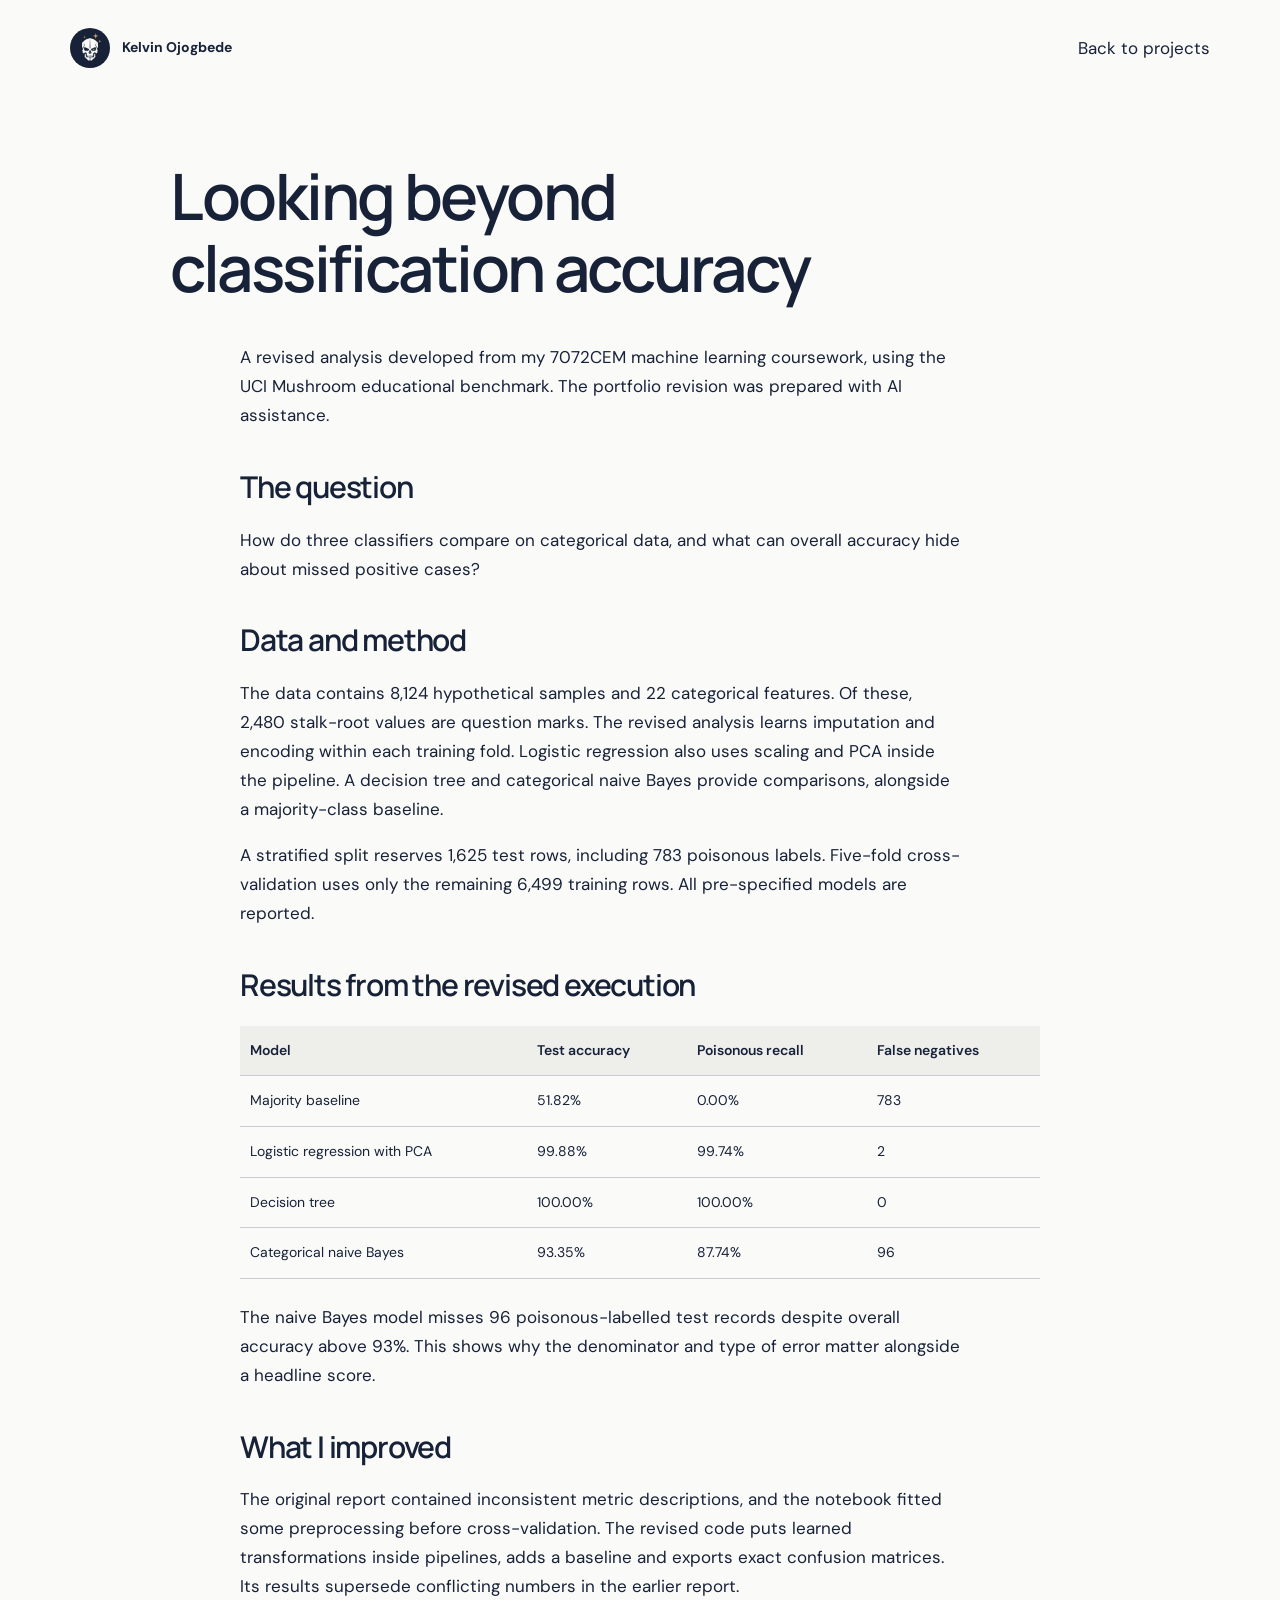
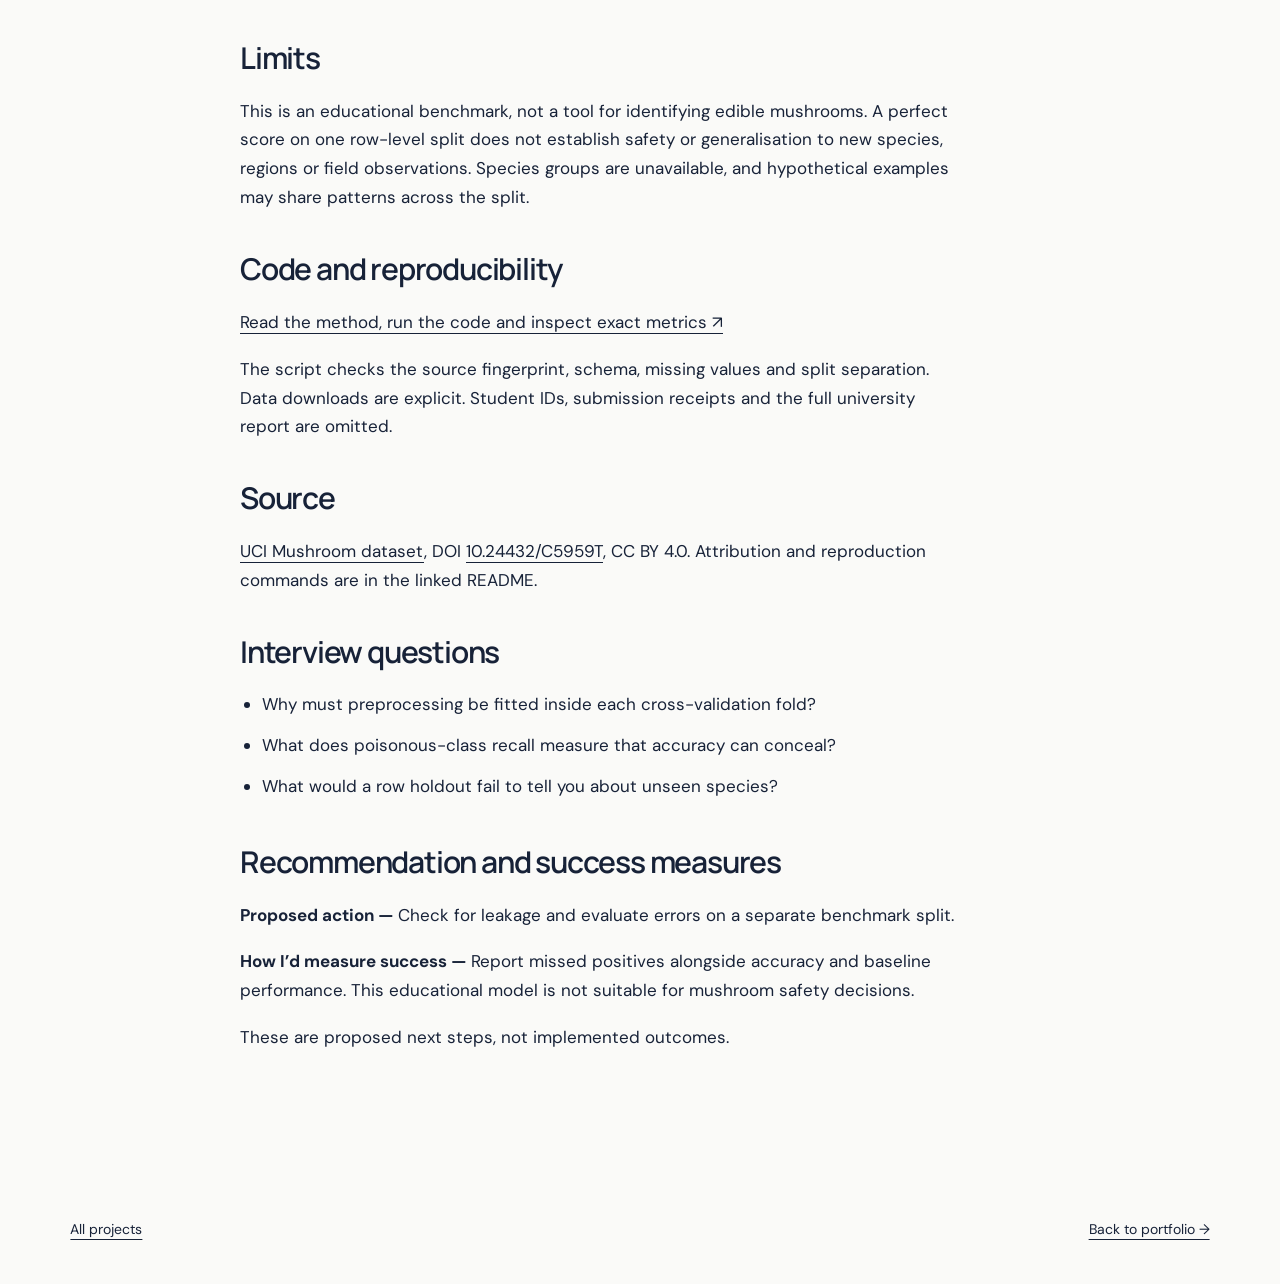
<file: case-studies/mushroom-classification.html>
<!DOCTYPE html>

<html lang="en-GB"><head><meta charset="utf-8"/><meta content="width=device-width,initial-scale=1" name="viewport"/><meta content="#172238" name="theme-color"/><title>Looking beyond classification accuracy | Kelvin</title><link href="../portfolio.css" rel="stylesheet"/><meta content="A revised analysis developed from my 7072CEM machine learning coursework, using the UCI Mushroom educational benchmark. The portfolio revision was prepared with AI assistance." name="description"/><link href="https://kelv-ojo.github.io/case-studies/mushroom-classification.html" rel="canonical"/><link href="../assets/skull-stars-logo.svg" rel="icon" type="image/svg+xml"/></head><body><a class="skip" href="#case-main">Skip to case study</a><header class="case-header"><a aria-label="Kelvin Ojogbede home" class="brand" href="../index.html"><img alt="" height="40" src="../assets/avatar-v2.png" width="40"/><span>Kelvin Ojogbede</span></a><a href="../index.html#work">Back to projects</a></header><main class="case-page" id="case-main"><div class="case-intro"><h1>Looking beyond classification accuracy</h1></div><div class="case-body"><p>A revised analysis developed from my 7072CEM machine learning coursework, using the UCI Mushroom educational benchmark. The portfolio revision was prepared with AI assistance.</p><h2>The question</h2><p>How do three classifiers compare on categorical data, and what can overall accuracy hide about missed positive cases?</p><h2>Data and method</h2><p>The data contains 8,124 hypothetical samples and 22 categorical features. Of these, 2,480 stalk-root values are question marks. The revised analysis learns imputation and encoding within each training fold. Logistic regression also uses scaling and PCA inside the pipeline. A decision tree and categorical naive Bayes provide comparisons, alongside a majority-class baseline.</p><p>A stratified split reserves 1,625 test rows, including 783 poisonous labels. Five-fold cross-validation uses only the remaining 6,499 training rows. All pre-specified models are reported.</p><h2>Results from the revised execution</h2><div class="table-scroll"><table><thead><tr><th>Model</th><th>Test accuracy</th><th>Poisonous recall</th><th>False negatives</th></tr></thead><tbody><tr><td>Majority baseline</td><td>51.82%</td><td>0.00%</td><td>783</td></tr><tr><td>Logistic regression with PCA</td><td>99.88%</td><td>99.74%</td><td>2</td></tr><tr><td>Decision tree</td><td>100.00%</td><td>100.00%</td><td>0</td></tr><tr><td>Categorical naive Bayes</td><td>93.35%</td><td>87.74%</td><td>96</td></tr></tbody></table></div><p>The naive Bayes model misses 96 poisonous-labelled test records despite overall accuracy above 93%. This shows why the denominator and type of error matter alongside a headline score.</p><h2>What I improved</h2><p>The original report contained inconsistent metric descriptions, and the notebook fitted some preprocessing before cross-validation. The revised code puts learned transformations inside pipelines, adds a baseline and exports exact confusion matrices. Its results supersede conflicting numbers in the earlier report.</p><h2>Limits</h2><div class="scope"><p>This is an educational benchmark, not a tool for identifying edible mushrooms. A perfect score on one row-level split does not establish safety or generalisation to new species, regions or field observations. Species groups are unavailable, and hypothetical examples may share patterns across the split.</p></div><h2>Code and reproducibility</h2><p><a href="https://github.com/Kelv-Ojo/Kelv-Ojo.github.io/tree/main/case-studies/mushroom">Read the method, run the code and inspect exact metrics ↗</a></p><p>The script checks the source fingerprint, schema, missing values and split separation. Data downloads are explicit. Student IDs, submission receipts and the full university report are omitted.</p><h2>Source</h2><p><a href="https://archive.ics.uci.edu/dataset/73/mushroom">UCI Mushroom dataset</a>, DOI <a href="https://doi.org/10.24432/C5959T">10.24432/C5959T</a>, CC BY 4.0. Attribution and reproduction commands are in the linked README.</p><h2>Interview questions</h2><ul><li>Why must preprocessing be fitted inside each cross-validation fold?</li><li>What does poisonous-class recall measure that accuracy can conceal?</li><li>What would a row holdout fail to tell you about unseen species?</li></ul><section class="proposed-action"><h2>Recommendation and success measures</h2><p><strong>Proposed action — </strong>Check for leakage and evaluate errors on a separate benchmark split.</p><p><strong>How I’d measure success — </strong>Report missed positives alongside accuracy and baseline performance. This educational model is not suitable for mushroom safety decisions.</p><p>These are proposed next steps, not implemented outcomes.</p></section></div></main><footer><a href="../index.html#work">All projects</a><a href="../index.html#work">Back to portfolio →</a></footer></body></html>
</file>
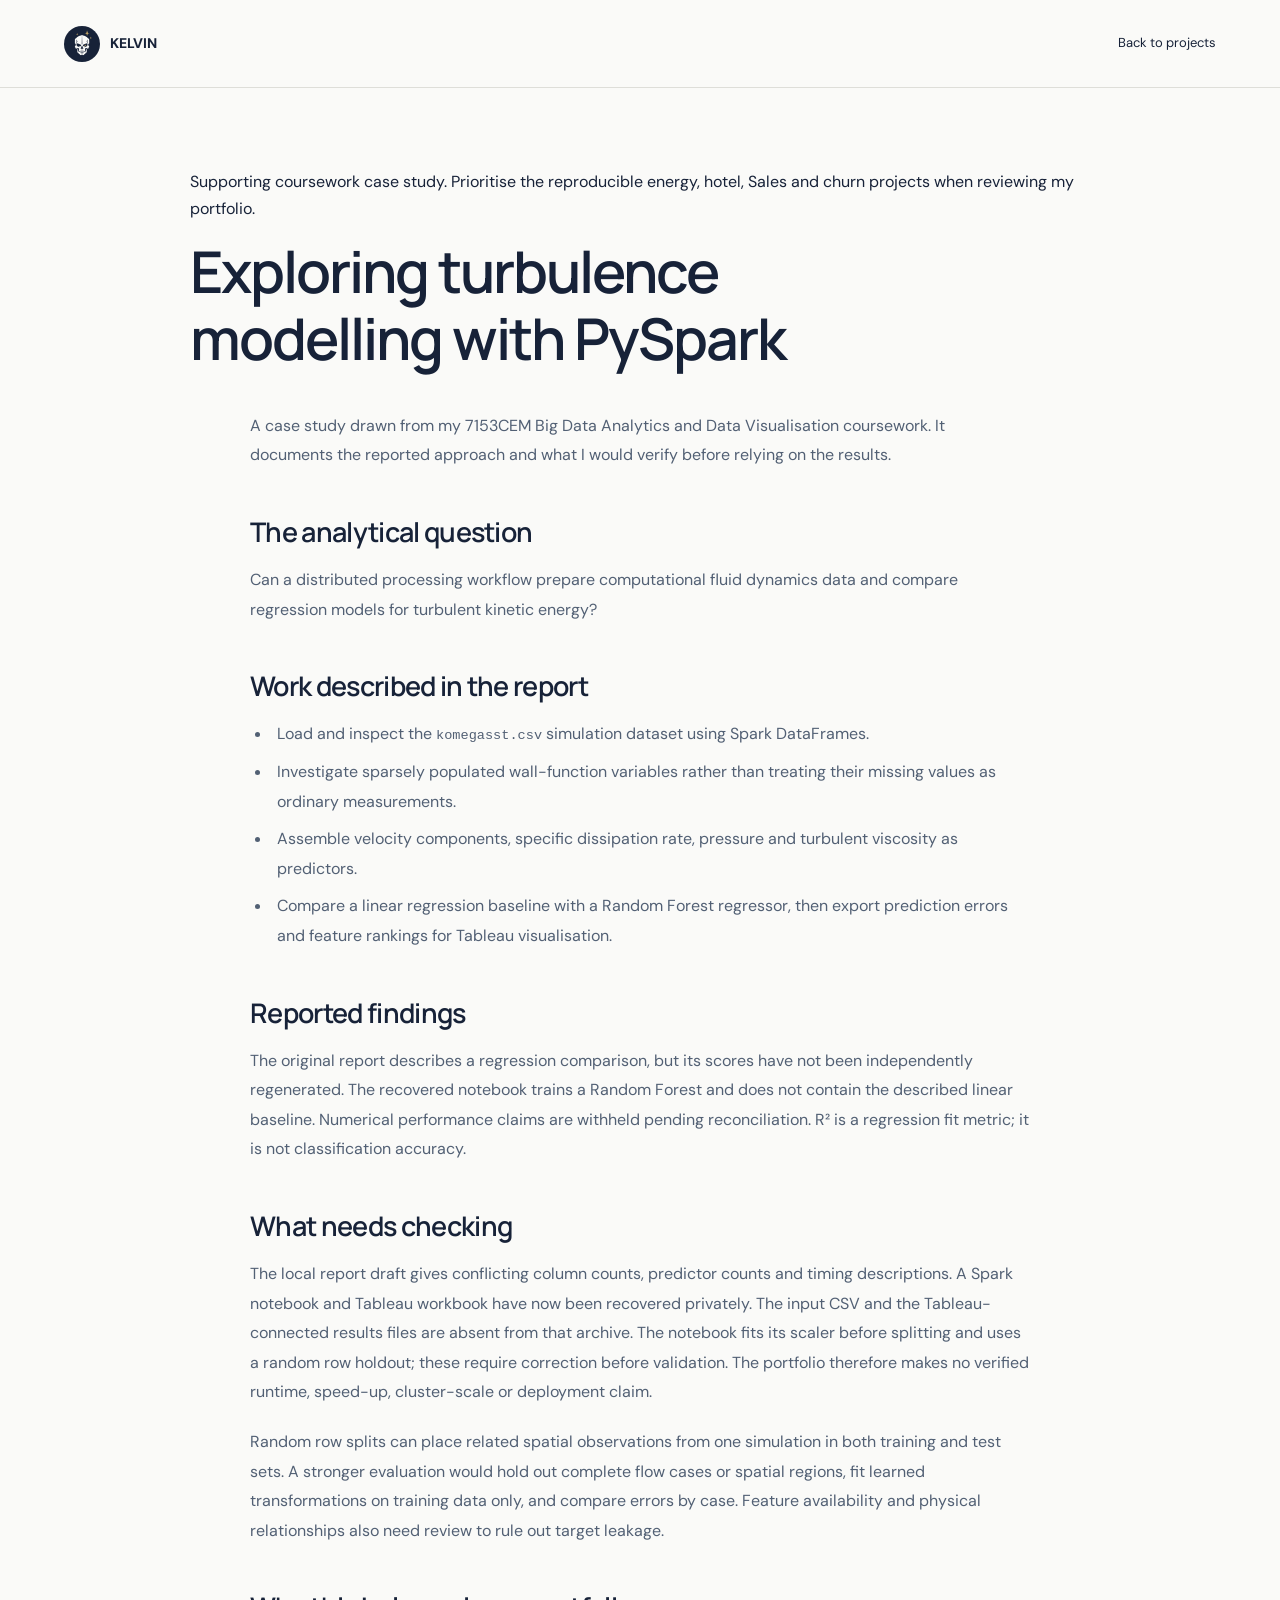
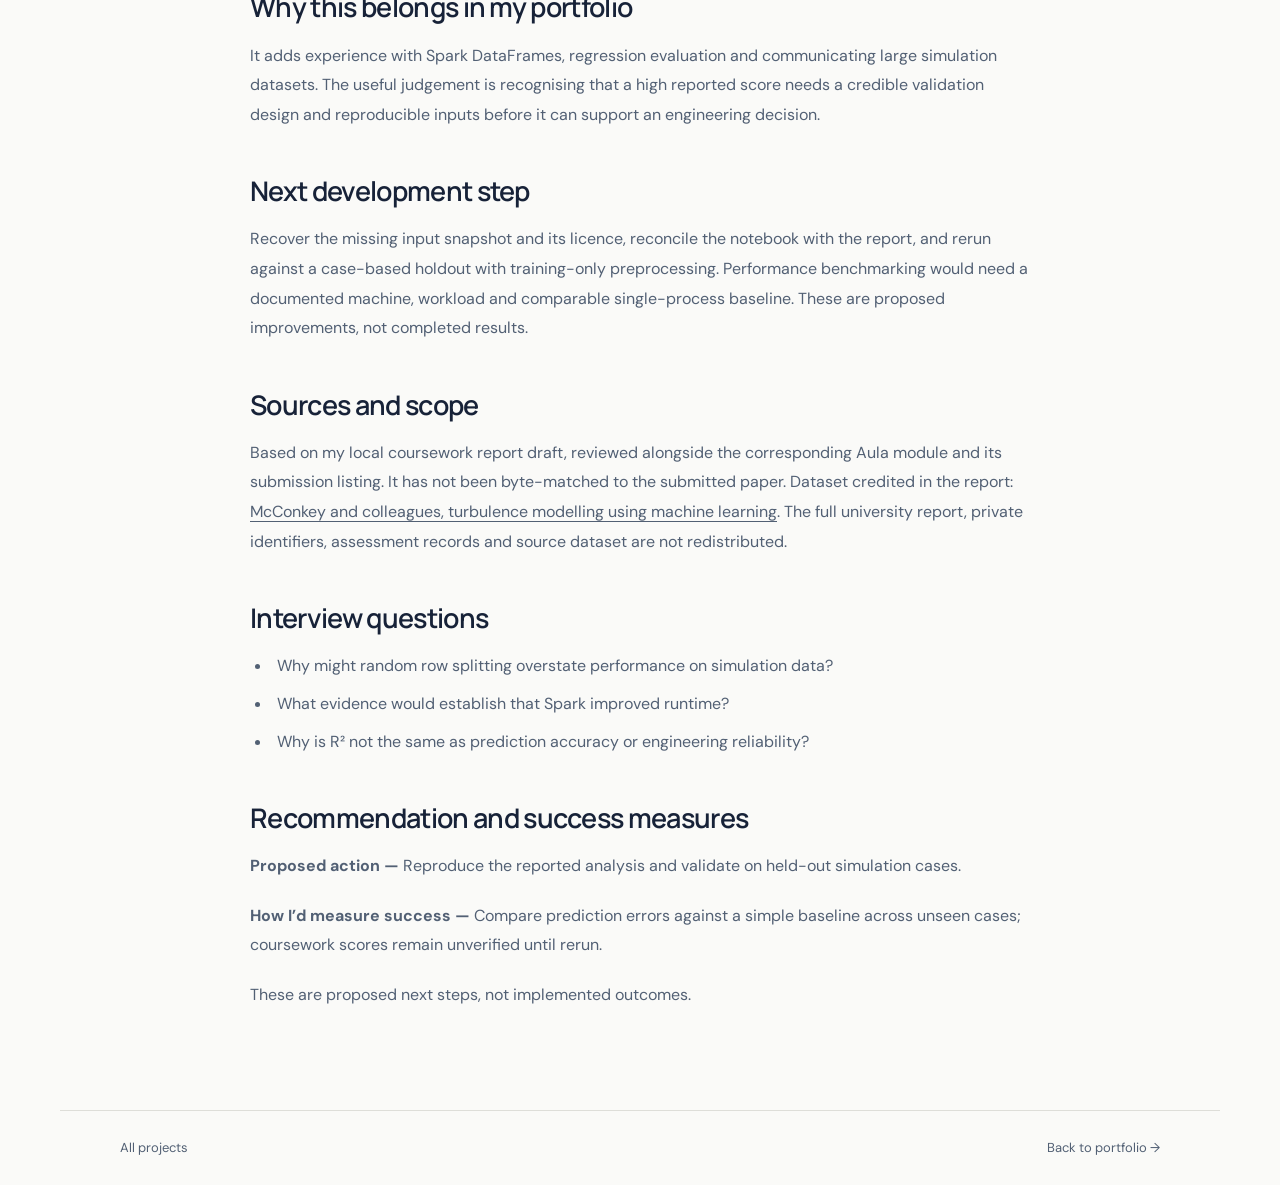
<file: case-studies/pyspark-turbulence.html>
<!DOCTYPE html>
<html lang="en-GB"><head><meta charset="utf-8"/><meta content="width=device-width,initial-scale=1" name="viewport"/><meta content="#172238" name="theme-color"/><title>Exploring turbulence modelling with PySpark | Kelvin</title><link href="../style.css?v=20261022-case-studies" rel="stylesheet"/><link href="../theme.css?v=20261022-case-studies" rel="stylesheet"/><link href="../pinterest.css?v=20261022-case-studies" rel="stylesheet"/><link href="../case-study.css?v=20261022-case-studies" rel="stylesheet"/></head><body><a class="skip" href="#case-main">Skip to case study</a><header class="case-header"><a class="brand" href="../index.html"><img alt="" height="36" src="../assets/avatar.jpg" width="36"/>KELVIN</a><a href="../index.html#work">Back to projects</a></header><main class="case-page" id="case-main"><div class="case-intro"><p>Supporting coursework case study. Prioritise the reproducible energy, hotel, Sales and churn projects when reviewing my portfolio.</p><h1>Exploring turbulence modelling with PySpark</h1></div><div class="case-body"><p>A case study drawn from my 7153CEM Big Data Analytics and Data Visualisation coursework. It documents the reported approach and what I would verify before relying on the results.</p><h2>The analytical question</h2><p>Can a distributed processing workflow prepare computational fluid dynamics data and compare regression models for turbulent kinetic energy?</p><h2>Work described in the report</h2><ul><li>Load and inspect the <code>komegasst.csv</code> simulation dataset using Spark DataFrames.</li><li>Investigate sparsely populated wall-function variables rather than treating their missing values as ordinary measurements.</li><li>Assemble velocity components, specific dissipation rate, pressure and turbulent viscosity as predictors.</li><li>Compare a linear regression baseline with a Random Forest regressor, then export prediction errors and feature rankings for Tableau visualisation.</li></ul><h2>Reported findings</h2><p>The original report describes a regression comparison, but its scores have not been independently regenerated. The recovered notebook trains a Random Forest and does not contain the described linear baseline. Numerical performance claims are withheld pending reconciliation. R² is a regression fit metric; it is not classification accuracy.</p><h2>What needs checking</h2><div class="scope"><p>The local report draft gives conflicting column counts, predictor counts and timing descriptions. A Spark notebook and Tableau workbook have now been recovered privately. The input CSV and the Tableau-connected results files are absent from that archive. The notebook fits its scaler before splitting and uses a random row holdout; these require correction before validation. The portfolio therefore makes no verified runtime, speed-up, cluster-scale or deployment claim.</p></div><p>Random row splits can place related spatial observations from one simulation in both training and test sets. A stronger evaluation would hold out complete flow cases or spatial regions, fit learned transformations on training data only, and compare errors by case. Feature availability and physical relationships also need review to rule out target leakage.</p><h2>Why this belongs in my portfolio</h2><p>It adds experience with Spark DataFrames, regression evaluation and communicating large simulation datasets. The useful judgement is recognising that a high reported score needs a credible validation design and reproducible inputs before it can support an engineering decision.</p><h2>Next development step</h2><p>Recover the missing input snapshot and its licence, reconcile the notebook with the report, and rerun against a case-based holdout with training-only preprocessing. Performance benchmarking would need a documented machine, workload and comparable single-process baseline. These are proposed improvements, not completed results.</p><h2>Sources and scope</h2><p>Based on my local coursework report draft, reviewed alongside the corresponding Aula module and its submission listing. It has not been byte-matched to the submitted paper. Dataset credited in the report: <a href="https://www.kaggle.com/datasets/ryleymcconkey/ml-turbulence-dataset">McConkey and colleagues, turbulence modelling using machine learning</a>. The full university report, private identifiers, assessment records and source dataset are not redistributed.</p><h2>Interview questions</h2><ul><li>Why might random row splitting overstate performance on simulation data?</li><li>What evidence would establish that Spark improved runtime?</li><li>Why is R² not the same as prediction accuracy or engineering reliability?</li></ul><section class="proposed-action"><h2>Recommendation and success measures</h2><p><strong>Proposed action — </strong>Reproduce the reported analysis and validate on held-out simulation cases.</p><p><strong>How I’d measure success — </strong>Compare prediction errors against a simple baseline across unseen cases; coursework scores remain unverified until rerun.</p><p>These are proposed next steps, not implemented outcomes.</p></section></div></main><footer><a href="../index.html#work">All projects</a><a href="../index.html#work">Back to portfolio →</a></footer></body></html>
</file>
<file: style.css>
:root{--paper:#f5f4ee;--ink:#202c2a;--muted:#5d6860;--line:#d7dad0;--green:#dce6b7;--accent:#a9bd68}*{box-sizing:border-box}html{scroll-behavior:smooth;scroll-padding-top:32px}body{margin:0;background:var(--paper);color:var(--ink);font-family:'DM Sans',sans-serif;font-size:16px;line-height:1.65}a{color:inherit;text-decoration:none}button{font:inherit;color:inherit;cursor:pointer}button:focus-visible,a:focus-visible{outline:3px solid #7c8f3d;outline-offset:5px}header{max-width:1380px;margin:auto;min-height:104px;display:flex;align-items:center;justify-content:space-between;padding:0 5%;border-bottom:1px solid var(--line);font-size:13px}nav{display:flex;gap:32px}.brand{display:flex;align-items:center;gap:10px;font-weight:800;letter-spacing:2px}.brand img{border-radius:50%}.brand span{color:#7a8f46}.hero,.section,footer{max-width:1380px;margin:auto;padding:80px 5%}.hero{display:grid;grid-template-columns:1.45fr 1fr;gap:60px;padding-top:86px;padding-bottom:24px}.eyebrow{font-size:11px;font-weight:700;letter-spacing:1.8px;color:var(--muted);margin:0 0 24px}h1,h2,h3{font-family:Manrope,sans-serif;line-height:1.12;letter-spacing:-2px}h1{font-size:clamp(46px,5.5vw,78px);margin:30px 0}h1 em{font-family:Georgia,serif;font-weight:400;color:#667b38}h2{font-size:43px;margin:0}h3{font-size:25px;letter-spacing:-.7px}.intro{max-width:530px;color:var(--muted);font-size:18px}.hero-links{display:flex;gap:28px;align-items:center;margin-top:35px;font-size:14px;font-weight:600}.button{display:inline-block;padding:15px 22px;background:var(--ink);color:white;border-radius:5px}.button:hover{background:#3f5147}.hero-panel{background:var(--ink);color:#f5f4ee;border-radius:10px;padding:28px 34px;transform:rotate(1deg);box-shadow:0 15px 0 -7px #dce1d2}.panel-top{display:flex;justify-content:space-between;font-size:9px;letter-spacing:1px;gap:12px}.hero-panel h2{font-size:26px;letter-spacing:-.5px;margin:28px 0 12px}.number{font-family:Manrope,sans-serif;font-size:80px;line-height:1;margin:15px 0;color:var(--green);letter-spacing:-5px}.number span{font-size:36px}.hero-panel>p:not(.number){font-size:12px;color:#c5cfc5}.bar-label{display:flex;justify-content:space-between;font-size:11px;margin-top:15px}.track{height:6px;background:#46534b;margin-top:7px;border-radius:2px}.track i{display:block;height:100%;background:var(--green);border-radius:2px}.hero-panel .panel-note{margin:23px 0}.hero-panel>a{border-top:1px solid #4b584e;padding-top:15px;display:block;font-size:12px}.hero-foot{grid-column:1/-1;display:flex;justify-content:space-between;border-top:1px solid var(--line);padding-top:26px;margin-top:27px;font-size:9px;letter-spacing:1.2px;color:var(--muted);gap:24px}.section-heading{display:flex;justify-content:space-between;align-items:flex-end;margin-bottom:35px}.section-heading>p{color:var(--muted);font-size:14px}.filters{display:flex;gap:8px;margin-bottom:25px}.filters button{background:none;border:1px solid var(--line);border-radius:30px;padding:9px 18px;font-size:12px}.filters button[aria-pressed=true]{background:var(--ink);color:white;border-color:var(--ink)}.filters span{opacity:.6;margin-left:6px}.project-grid{display:grid;grid-template-columns:1fr 1fr;gap:35px 28px}.project{border:1px solid var(--line);background:#fff;border-radius:8px;overflow:hidden;scroll-margin-top:30px}.project[hidden]{display:none}.chart{height:300px;background:#eeeee7;padding:22px;display:flex;align-items:center;justify-content:center}.chart img{width:100%;height:100%;object-fit:contain}.hotel-visual{height:300px;background:#dce6b7;padding:28px 34px;color:#293a2d}.hotel-visual .track{background:#bfcb9b}.hotel-visual i{background:#56693b}.kpis{display:flex;gap:40px;margin:25px 0 12px}.kpis strong{display:block;font-family:Manrope,sans-serif;font-size:35px;line-height:1.2;letter-spacing:-1px}.kpis span,.hotel-visual small{font-size:10px}.hotel-visual small{display:block;margin-top:12px}.project-body{padding:28px 30px}.project-body .eyebrow{font-size:9px;margin-bottom:12px}.project-body h3{margin:0 0 15px}.project-body>p:not(.eyebrow){font-size:14px;color:var(--muted);min-height:70px}.tags{font-size:10px;letter-spacing:.5px;color:var(--muted)}.tags span{display:inline-block;margin:0 14px;border-left:1px solid var(--line);border-right:1px solid var(--line);padding:0 14px}.project-actions{border-top:1px solid var(--line);margin-top:25px;padding-top:18px;display:flex;justify-content:space-between;font-size:12px;font-weight:700}.project-actions button{background:none;border:0;padding:0;font-size:12px;font-weight:700}.project-actions a{color:var(--muted)}.footnote{font-size:11px;color:var(--muted);margin-top:22px}.approach{background:#e9ece1;max-width:none}.approach>.section-heading,.steps{max-width:1242px;margin-left:auto;margin-right:auto}.steps{display:grid;grid-template-columns:repeat(4,1fr);gap:30px;padding-top:25px}.steps>div{border-top:1px solid #bdc5b3;padding-top:20px}.steps>div>span{font-size:12px;color:#75875b}.steps h3{font-size:19px;letter-spacing:-.4px;margin:20px 0 12px}.steps p{font-size:13px;color:var(--muted)}.about{display:grid;grid-template-columns:1fr 1fr;gap:70px}.about h2{font-size:37px}.about p{font-size:15px;color:var(--muted)}.about .about-lead{font-size:21px;color:var(--ink);margin-top:0}.skills{margin-top:30px}.skills>div{border-top:1px solid var(--line);padding:13px 0;display:flex;justify-content:space-between;gap:20px;font-size:12px}.skills span{color:var(--muted);text-align:right}.about .footnote{font-size:11px}.contact{border-top:1px solid var(--line);padding-top:65px;padding-bottom:85px}.contact h2{font-size:65px}.contact h2 span{color:#8b9c58;margin-left:30px}.contact>p:not(.eyebrow){color:var(--muted)}footer{padding-top:25px;padding-bottom:30px;border-top:1px solid var(--line);display:flex;justify-content:space-between;font-size:11px;color:var(--muted)}dialog{width:min(720px,92vw);max-height:86vh;border:0;border-radius:12px;padding:45px;background:var(--paper);color:var(--ink)}dialog::backdrop{background:#18231dd0;backdrop-filter:blur(5px)}dialog h2{font-size:34px;padding-right:15px;margin:15px 0 30px}dialog h3{font-size:17px;letter-spacing:0;margin-top:25px}dialog p{font-size:14px;color:var(--muted)}dialog .button{font-size:13px;margin-top:20px}.dialog-close{position:absolute;right:18px;top:15px;border:0;background:none;font-size:20px}.sr-only,.skip{position:absolute;width:1px;height:1px;overflow:hidden;clip:rect(0,0,0,0)}.skip:focus{width:auto;height:auto;clip:auto;z-index:5;background:white;padding:10px}a:hover{text-decoration:underline}.button:hover{text-decoration:none}@media(max-width:900px){.hero{gap:30px;grid-template-columns:1.1fr 1fr}h1{font-size:50px}.hero-panel{padding:25px}.hero-panel h2{font-size:22px}.chart{height:250px}.hotel-visual{height:250px;padding:22px}.kpis{margin:15px 0;gap:25px}.kpis strong{font-size:28px}.hotel-visual .bar-label{margin-top:9px}.section-heading h2{font-size:35px}.steps{grid-template-columns:1fr 1fr}.about{gap:35px}.skills>div{display:block}.skills span{display:block;text-align:left}}@media(max-width:650px){header{min-height:80px}nav{display:none}.hero{grid-template-columns:1fr;padding-top:45px;gap:40px}h1{font-size:51px}.intro{font-size:16px}.hero-panel{transform:none;max-width:450px;width:100%;justify-self:center}.hero-foot{display:block;line-height:2}.hero-foot span{display:block}.section{padding-top:55px;padding-bottom:55px}.section-heading{display:block}.section-heading>p{margin-top:22px}.project-grid,.about{grid-template-columns:1fr}.chart{height:240px}.hotel-visual{height:280px}.kpis{margin:25px 0}.project-body{padding:24px}.project-body>p:not(.eyebrow){min-height:0}.filters{gap:5px;flex-wrap:wrap}.filters button{padding:8px 13px}.steps{gap:20px}.steps h3{font-size:17px}.about h2{font-size:35px}.contact h2{font-size:45px}.contact h2 span{margin-left:5px}.hero-links{gap:20px;font-size:12px}.button{padding:13px 17px}footer{gap:20px;font-size:10px}dialog{padding:32px 25px}dialog h2{font-size:29px}}@media(prefers-reduced-motion:reduce){html{scroll-behavior:auto}}
</file>
<file: theme.css>
/* Portfolio identity: navy, ivory and gold; charts carry the project story. */
:root{--paper:#f3f0e8;--ink:#172238;--muted:#526074;--line:#d1d2cd;--green:#c9a967;--accent:#c9a967;--night:#111b30}
body{font-family:Arial,Helvetica,sans-serif;background:var(--paper);color:var(--ink);line-height:1.7}
h1,h2,h3{font-family:Arial,Helvetica,sans-serif;font-weight:600;letter-spacing:-.5px}
header{max-width:none;background:var(--night);color:#f3f0e8;padding:0 max(5%,calc((100% - 1160px)/2));min-height:76px;border-bottom:1px solid #364052;font-size:13px}
nav{gap:28px}.brand{font-size:14px;letter-spacing:.5px}.brand img{border:0;border-radius:50%}.brand span{color:var(--accent)}
.hero{display:block;max-width:none;padding:44px max(5%,calc((100% - 1160px)/2));background:var(--night);color:#f3f0e8}
.hero-copy{max-width:780px}.hero h1{font-size:clamp(34px,4.2vw,52px);line-height:1.1;letter-spacing:-1.5px;margin:0 0 12px}
.role{font-size:20px;margin:0 0 20px;color:#d7bc82}.intro{font-size:16px;line-height:1.8;max-width:690px;color:#c7ceda;margin:0}
.hero-links{gap:26px;margin-top:24px;font-size:13px;font-weight:400}.button{background:#c9a967;color:#111b30;border-radius:4px;padding:12px 20px;font-weight:600}.button:hover{background:#dfc38d}.button span{margin-left:20px}
.section,footer{max-width:1280px;padding:44px 60px}.section-heading{display:flex;align-items:baseline;justify-content:space-between;margin-bottom:20px}.section-heading h2,.about h2{font-size:29px;line-height:1.25;margin:0}.section-heading>p{font-size:14px;color:var(--muted)}
.filters{display:flex;gap:28px;flex-wrap:wrap;margin:0 0 28px;border-bottom:1px solid var(--line)}
.filters button{font-size:13px;border:0;border-bottom:2px solid transparent;border-radius:0;padding:12px 0;margin-bottom:-1px;min-height:44px;color:var(--muted);background:none}
.filters button[aria-pressed=true]{background:none;color:var(--ink);border-color:var(--ink)}.filters span{margin-left:4px}
.project-grid{display:grid;grid-template-columns:1fr 1fr;gap:36px}
.project{display:grid;grid-template-columns:180px minmax(0,1fr);grid-column:1/-1;gap:28px;align-items:center;background:none;border:0;border-bottom:1px solid var(--line);border-radius:0;padding:0 0 28px;overflow:visible}
.project[hidden]{display:none}
.project-featured{grid-template-columns:1.05fr 1fr;gap:40px;padding-bottom:36px}
.project-supporting{grid-column:auto;display:flex;flex-direction:column;align-items:stretch;gap:22px}
.chart{height:155px;padding:8px;background:#eeece5;border:1px solid #d9d9d1;display:flex;align-items:center;justify-content:center}
.chart img{object-fit:contain;width:100%;height:100%}
.project-supporting .chart{height:290px;padding:12px;background:#fff}
.hotel-visual{height:auto;min-height:150px;padding:16px;background:#e8e7df;color:var(--ink);border:1px solid #d9d9d1;display:flex;flex-direction:column;justify-content:center}
.project-featured .hotel-visual{min-height:360px;padding:28px 32px;background:#fff}
.panel-top,.hotel-visual .panel-top{font-size:11px;letter-spacing:0;line-height:1.5;text-transform:none;color:var(--muted)}
.report-title{font-size:20px;font-weight:600;line-height:1.35;margin:18px 0 0}
.kpis{display:flex;gap:28px;margin:20px 0 12px}.kpis strong{font-family:Arial,Helvetica,sans-serif;font-size:28px;line-height:1.2;font-weight:600;color:var(--ink);letter-spacing:-1px}.kpis span{font-size:11px}.hotel-visual small{font-size:10px;margin-top:16px;color:var(--muted)}
.bar-label{font-size:12px;margin-top:14px}.track{height:8px;border-radius:0}.hotel-visual .track{background:#e6e7e3}.hotel-visual i{background:#65798e;border-radius:0}
.project:not(.project-featured) .hotel-visual .panel-top{font-size:10px}.project:not(.project-featured) .hotel-visual .panel-top span:last-child{display:none}
.project:not(.project-featured) .kpis{display:block;margin:12px 0 0}.project:not(.project-featured) .kpis>div+div{margin-top:10px}.project:not(.project-featured) .kpis strong{font-size:21px;letter-spacing:-.4px}.project:not(.project-featured) .hotel-visual>p{display:none}
.project-body{padding:0}.project-category{font-size:13px;line-height:1.5;margin:0 0 10px;color:var(--muted);text-transform:capitalize}
.project-body h3{font-size:23px;line-height:1.3;margin:0 0 14px;letter-spacing:-.5px}
.project-featured .project-body h3{font-size:29px}
.project-body>p:not(.eyebrow){font-size:14px;line-height:1.75;color:var(--muted);min-height:0;max-width:72ch;margin:0 0 14px}
.project-body>.project-category{font-size:12px;margin-bottom:10px}
.project-body>.project-finding{color:var(--ink);border-left:2px solid #b39151;padding-left:14px}
.project-finding strong{display:block;font-size:12px;font-weight:600;margin-bottom:4px}
.tags{font-size:12px;letter-spacing:0;color:var(--muted)}.tags span{margin:0 8px;padding:0 8px}
.project-actions{border-color:var(--line);display:flex;align-items:center;gap:20px;font-size:13px;margin-top:18px;padding-top:10px}.project-actions button{font-size:13px;padding:6px 0;text-align:left}.project-actions a{font-weight:600;color:var(--ink);padding:6px 0}.project-actions>span{font-size:12px;color:var(--muted)}
.project-supporting .project-body{display:flex;flex-direction:column;flex:1}.project-supporting .project-actions{margin-top:auto}.project-supporting .tags{margin-bottom:18px}
.footnote,.about .footnote{font-size:12px;line-height:1.7;color:var(--muted);max-width:760px}
.approach{max-width:none;background:#e8e5dc;padding-left:max(5%,calc((100% - 1160px)/2));padding-right:max(5%,calc((100% - 1160px)/2))}
.steps{display:grid;grid-template-columns:repeat(4,1fr);gap:24px;padding-top:0}.steps>div{border-color:#b9bfbd;padding-top:10px}.steps>div>span{display:none}.steps h3{font-size:17px;font-weight:600;letter-spacing:0;line-height:1.4;margin:12px 0}.steps p{font-size:14px;color:var(--muted)}
.about{display:grid;grid-template-columns:1fr 2fr;gap:44px}.about p{font-size:14px;color:var(--muted)}.about .about-lead{font-size:18px;line-height:1.7;color:var(--ink)}
.skills>div{font-size:13px;border-color:var(--line);gap:24px}.skills span{color:var(--muted)}.contact{border-top:1px solid var(--line)}.contact h2{font-size:29px}.contact>p:not(.eyebrow){font-size:14px;color:var(--muted)}
footer{font-size:11px;border-color:var(--line);padding-top:22px;padding-bottom:22px}
dialog{background:var(--paper);color:var(--ink);border:1px solid var(--line);border-radius:6px;box-shadow:0 2px 8px #0002;padding:36px}
dialog::backdrop{background:#111b30bd;backdrop-filter:none}dialog h2{font-size:28px;letter-spacing:-.5px}dialog h3{font-size:14px;font-weight:600;letter-spacing:0}dialog p{font-size:14px;line-height:1.8}.dialog-close{color:var(--ink)}
a:focus-visible,button:focus-visible{outline:2px solid #9a7838;outline-offset:5px}.skip:focus{background:#c9a967;color:#111b30}
@media(max-width:960px){.section,footer{padding-left:5%;padding-right:5%}.project-featured{grid-template-columns:1fr 1fr;gap:28px}.project-featured .hotel-visual{padding:24px;min-height:350px}.project-featured .project-body h3{font-size:25px}.project-grid{gap:28px}.project-supporting .chart{height:240px}.steps{grid-template-columns:1fr 1fr}.about{grid-template-columns:1fr 1.7fr;gap:28px}}
@media(max-width:650px){header{min-height:64px;flex-wrap:wrap;gap:12px;padding:12px 5%}nav{display:flex;order:3;width:100%;gap:24px;font-size:12px}header>a:last-child{font-size:12px}.hero{padding:28px 5%}.hero h1{font-size:34px}.role{font-size:18px}.intro{font-size:15px}.hero-links{font-size:12px;gap:20px}.section{padding-top:28px;padding-bottom:28px}.section-heading{display:block}.section-heading h2,.about h2{font-size:26px}.section-heading>p{margin-top:8px}.filters{gap:24px}.project-grid{grid-template-columns:1fr;gap:28px}.project,.project-featured{grid-template-columns:1fr;gap:20px}.project-supporting{grid-column:1}.project-featured .hotel-visual{min-height:310px;padding:24px}.project-supporting .chart{height:250px}.project:not(.project-featured):not(.project-supporting){grid-template-columns:1fr}.project:not(.project-featured):not(.project-supporting)>.hotel-visual{display:none}.project:not(.project-featured):not(.project-supporting)>.chart{height:220px}.project-body h3,.project-featured .project-body h3{font-size:23px}.steps{grid-template-columns:1fr;gap:20px}.about{grid-template-columns:1fr;gap:20px}.skills>div{display:block}.skills span{display:block;text-align:left}.contact .hero-links{flex-wrap:wrap}.tags span{margin:0 6px;padding:0 6px}dialog{padding:28px 22px}dialog h2{font-size:25px}}
</file>
<file: pinterest.css>
/* Refinement of Kelvin's established ivory, navy and gold identity. */
@font-face{font-family:Manrope;src:url('assets/manrope.ttf') format('truetype');font-weight:200 800;font-display:swap}
@font-face{font-family:'DM Sans';src:url('assets/dmsans.ttf') format('truetype');font-weight:100 1000;font-display:swap}
:root{--paper:#fafaf8;--ink:#172238;--muted:#526074;--line:#deded9;--gold:#987334}
body{font-family:'DM Sans',sans-serif;background:var(--paper);-webkit-font-smoothing:antialiased}
h1,h2,h3,.kpis strong{font-family:Manrope,sans-serif;text-wrap:balance}
::selection{background:#e6d3ad;color:var(--ink)}a{text-underline-offset:5px}
button,a{-webkit-tap-highlight-color:transparent}button:focus-visible,a:focus-visible{outline:2px solid var(--gold);outline-offset:5px}
header{background:var(--paper);color:var(--ink);border-color:var(--line);min-height:88px}
header nav a,header>a:last-child{min-height:44px;display:inline-flex;align-items:center}.brand{letter-spacing:0}.brand span{color:var(--gold)}
.hero{display:grid;grid-template-columns:1.4fr 1fr;align-items:center;gap:48px;background:var(--paper);color:var(--ink);padding-top:72px;padding-bottom:72px;border-bottom:1px solid var(--line)}
.hero h1{font-size:clamp(40px,4.8vw,68px);line-height:1.08;letter-spacing:-.035em;max-width:720px}
.role{color:#806329;font-size:20px;margin:20px 0 22px}.intro{color:var(--muted);max-width:55ch;font-size:17px;line-height:1.8}
.signature-art{color:var(--ink);max-width:380px;width:100%;justify-self:end}.signature-art svg{display:block;width:100%;height:auto}

.button{background:var(--ink);color:#fff;border-radius:3px;min-height:48px;display:inline-flex;align-items:center;justify-content:center;transition:background .18s}
.button:hover{background:#32425b}.hero-links{gap:28px;margin-top:30px;font-size:14px}.hero-links>a:not(.button){min-height:44px;display:inline-flex;align-items:center}
.section{padding-top:72px;padding-bottom:72px}.section-heading{margin-bottom:28px;gap:24px}.section-heading h2,.about h2{font-size:32px;letter-spacing:-.025em}.section-heading>p{margin:0;color:var(--muted)}
.filters{gap:30px;margin-bottom:36px}.filters button{font-size:14px;min-height:48px;padding:12px 0}.filters button:hover{color:var(--ink)}.filters span{font-size:12px;font-variant-numeric:tabular-nums;margin-left:6px}
.project-grid{gap:52px 36px}.project,.project-supporting{grid-column:auto;display:flex;flex-direction:column;align-items:stretch;gap:24px;border-bottom:1px solid var(--line);padding-bottom:28px}
.project-featured{grid-column:1/-1;display:grid;grid-template-columns:1.08fr 1fr;align-items:center;gap:48px;padding-bottom:48px}
.project-featured .hotel-visual{min-height:380px;padding:32px;background:var(--ink);color:var(--paper);border:0}
.project-featured .panel-top,.project-featured .hotel-visual small{color:#c9d0db}.project-featured .report-title{font-size:22px;margin-top:24px}
.project-featured .kpis{margin:24px 0 18px;gap:34px}.project-featured .kpis strong{font-size:36px;color:#ead4a7}.project-featured .kpis span{font-size:12px}
.project-featured .hotel-visual .track{background:#354359}.project-featured .hotel-visual i{background:#c9a967}.project-featured .bar-label{font-size:13px}.project-featured .hotel-visual small{font-size:11px;margin-top:20px}
.project .chart,.project-supporting .chart{height:auto;aspect-ratio:1.65;background:#fff;padding:18px 16px 36px;border:1px solid var(--line);position:relative;cursor:zoom-in}
.project .chart img{display:block;width:100%;height:100%;object-fit:contain}
.chart::after{content:'Enlarge preview ↗';position:absolute;bottom:9px;right:14px;color:var(--muted);font-size:11px;text-decoration:underline;text-underline-offset:3px}
.chart:hover{border-color:var(--gold)}.chart:focus-visible{outline:2px solid var(--gold);outline-offset:4px}
.project-body{display:flex;flex-direction:column;flex:1}.project-body h3{font-size:25px;line-height:1.3;letter-spacing:-.025em}.project-featured .project-body h3{font-size:32px}
.project-body>.project-category{text-transform:none;color:#806329;font-size:13px}.project-body>p:not(.eyebrow){font-size:15px;line-height:1.8}
.project-body>.project-finding{border:0;padding:0;color:var(--ink)}.project-finding strong{font-size:12px;margin-bottom:6px}
.tags{font-size:12px;margin-bottom:22px}.project-actions{margin-top:auto;padding-top:12px;align-items:center;gap:20px}
.project-actions a,.project-actions button{font-size:14px;min-height:44px;display:inline-flex;align-items:center}.project-actions button:hover,.project-actions a:hover{text-decoration:underline;text-underline-offset:5px}
.report-preview{width:100%;min-height:308px;background:#fff;border:1px solid var(--line);padding:26px;color:var(--ink);display:flex;flex-direction:column}
.preview-title{font-size:17px;font-weight:700;margin:0 0 22px}.preview-stat{display:flex;align-items:baseline;gap:14px}
.preview-stat strong{font:600 40px Manrope,sans-serif;letter-spacing:-.03em}.preview-stat span{font-size:12px;max-width:15ch}
.quality-bar{display:flex;height:20px;margin:24px 0 8px}.quality-bar span:first-child{background:#65798e}.quality-bar span:last-child{background:#c9a967}
.report-preview>p:not(.preview-title){font-size:12px}.missing-label{float:right}.preview-note{color:var(--muted);font-size:12px;border-top:1px solid var(--line);padding-top:12px;margin-top:auto}
.workflow-preview{margin:0 0 22px;padding-left:22px;font-size:14px}.workflow-preview li{padding:6px 0}
.report-preview table{width:100%;border-collapse:collapse;text-align:left;font-size:12px;font-variant-numeric:tabular-nums}
.report-preview th,.report-preview td{border-bottom:1px solid var(--line);padding:9px 4px}.report-preview th{font-weight:600}
.report-preview th:not(:first-child),.report-preview td:not(:first-child){text-align:right}.report-preview table+.preview-note{margin-top:18px}
.approach{background:#f0f0eb}.steps{gap:32px}.steps h3{font-size:18px}.steps p{font-size:14px;line-height:1.8}
.about{grid-template-columns:1fr 2fr}.about .about-lead{font-size:22px;line-height:1.65}.about p{font-size:15px}.skills>div{padding:16px 0}
.contact{display:grid;grid-template-columns:1fr 2fr;gap:0 44px}.contact h2{font-size:32px}.contact>p{margin:0;max-width:55ch}.contact .hero-links{grid-column:2;margin-top:24px}
footer{padding-top:26px;padding-bottom:26px}
dialog{border-radius:4px;padding:44px;width:min(760px,92vw);scrollbar-color:#b0b6bf var(--paper)}dialog h2{font-size:32px;line-height:1.2}dialog h3{margin-bottom:8px}dialog p{font-size:15px}
.dialog-close{width:44px;height:44px;top:8px;right:8px;border-radius:2px}.dialog-close:hover{background:#e9e7e0}
#case-dialog.chart-dialog{width:92vw;max-width:1160px}#case-dialog.chart-dialog img{display:block;width:100%;max-height:65vh;object-fit:contain;background:white}
@keyframes star-orbit{to{transform:rotate(360deg)}}
@media(prefers-reduced-motion:no-preference){.signature-art svg>circle:last-child{stroke:var(--gold);stroke-width:1.5;stroke-dasharray:2 8 2 8 42 8;transform-origin:200px 160px;animation:star-orbit 24s linear infinite}.signature-art.is-paused svg>circle:last-child{animation-play-state:paused}}
@media(max-width:960px){.hero{gap:28px;padding-top:56px;padding-bottom:56px}.hero h1{font-size:48px}.project-featured{gap:28px}.project-featured .hotel-visual{padding:24px}.project-featured .kpis{gap:22px}.project-featured .kpis strong{font-size:30px}.project-featured .project-body h3{font-size:27px}.project-grid{gap:40px 26px}.report-preview{padding:22px}}
@media(max-width:650px){header{min-height:80px;padding-top:14px;padding-bottom:10px}header nav{justify-content:space-between;gap:16px}header nav a{min-height:40px}.hero{grid-template-columns:1fr;gap:28px;padding-top:42px;padding-bottom:36px}.hero h1{font-size:clamp(35px,9.7vw,52px);letter-spacing:-.035em}.role{font-size:18px;margin:16px 0}.intro{font-size:16px}.hero-links{gap:20px;font-size:12px}.signature-art{width:200px;justify-self:center}.motion-toggle{font-size:11px}.section{padding-top:44px;padding-bottom:44px}.section-heading{display:block;margin-bottom:18px}.section-heading h2,.about h2{font-size:28px}.section-heading>p{margin-top:8px;font-size:13px}.filters{gap:22px;margin-bottom:28px}.filters button{font-size:13px}.project-grid{grid-template-columns:1fr;gap:36px}.project-featured{display:flex;gap:26px;padding-bottom:30px}.project-featured .hotel-visual{width:100%;min-height:340px;padding:26px}.project-featured .kpis{gap:26px}.project-featured .kpis strong{font-size:32px}.project-body h3,.project-featured .project-body h3{font-size:25px}.project .chart,.project-supporting .chart,.project:not(.project-featured):not(.project-supporting)>.chart{height:auto;aspect-ratio:1.4;padding:12px 10px 34px}.report-preview{min-height:290px;padding:22px}.steps{grid-template-columns:1fr 1fr;gap:22px}.steps h3{font-size:16px}.steps p{font-size:13px}.about{grid-template-columns:1fr;gap:22px}.about .about-lead{font-size:20px}.contact{display:block}.contact>p{margin-top:16px}.contact .hero-links{margin-top:22px}.skills>div{display:block}.skills span{display:block;text-align:left}dialog{padding:36px 22px}dialog h2{font-size:25px}dialog p{font-size:14px}}
@media(max-width:360px){.filters{gap:17px}.steps{grid-template-columns:1fr}.hero-links{gap:14px}.project-featured .hotel-visual{padding:20px}.project-featured .kpis strong{font-size:28px}}
@media(prefers-reduced-motion:reduce){html{scroll-behavior:auto}*,*::before,*::after{animation:none!important;transition:none!important}.motion-toggle{display:none}}

/* Recognisable tools, with names available independently of their logos. */
.tools{border-top:1px solid var(--line);padding-top:44px;padding-bottom:52px}
.tools .section-heading{margin-bottom:30px}
.tool-list{list-style:none;margin:0;padding:0;display:grid;grid-template-columns:repeat(8,minmax(0,1fr));gap:24px}
.tool-list li{display:flex;flex-direction:column;align-items:center;gap:14px;font-size:13px;color:var(--ink)}
.tool-list svg{width:36px;height:36px;display:block;overflow:visible}
@media(max-width:800px){.tool-list{grid-template-columns:repeat(4,minmax(0,1fr));gap:30px 20px}}
@media(max-width:650px){.tools{padding-top:36px;padding-bottom:40px}.tools .section-heading{margin-bottom:28px}.tool-list{gap:28px 12px}.tool-list li{font-size:12px;gap:12px}.tool-list svg{width:30px;height:30px}}

/* The artwork is the control; pointer response stays inside its own space. */
button.signature-art{display:block;border:0;padding:0;background:none;color:var(--ink);cursor:pointer;touch-action:manipulation}
.signature-art svg{transform:translate(var(--star-x,0px),var(--star-y,0px)) rotate(var(--star-tilt,0deg));transition:transform .3s ease-out}
.motion-hint{display:block;margin-top:12px;font-size:11px;line-height:1.5;color:var(--muted);text-align:center}
.signature-art:hover .motion-hint{text-decoration:underline;text-underline-offset:4px}
@keyframes star-breathe{0%,100%{transform:scale(.97);opacity:.75}50%{transform:scale(1.045);opacity:1}}
@media(prefers-reduced-motion:no-preference){.signature-art svg>circle:last-child{animation-duration:12s;stroke-width:1.8}.signature-art svg>path{transform-origin:200px 160px;animation:star-breathe 4s ease-in-out infinite}.signature-art.is-paused svg>path{animation-play-state:paused}}
@media(prefers-reduced-motion:reduce){.signature-art svg{transform:none}.motion-hint{display:none}}

/* Genuine report preview and a more personal closing. */
.featured-artifact{grid-column:1/-1;margin:0;width:100%;align-self:stretch}
.project .featured-artifact .chart{aspect-ratio:2.6;height:auto;padding:16px 16px 36px}
.featured-artifact figcaption{font-size:12px;line-height:1.7;color:var(--muted);margin-top:10px}
.about-identity img{display:block;border-radius:50%;margin-bottom:22px}
.contact h2{font-size:clamp(32px,3vw,42px);letter-spacing:-.03em}
@media(max-width:650px){.project .featured-artifact .chart{aspect-ratio:1.8;padding:10px 10px 32px}.featured-artifact figcaption{font-size:11px}.about-identity{display:flex;align-items:center;gap:18px}.about-identity img{width:60px;height:60px;margin:0}.contact .hero-links{gap:16px}}

/* Responsive navigation and consistent motion. */
.menu-toggle{display:none}
#mobile-menu{position:fixed;inset:0 0 0 auto;margin:0;width:min(88vw,360px);max-width:none;height:100dvh;max-height:none;padding:24px;border:0;border-left:1px solid var(--line);border-radius:0;background:var(--paper);overflow-y:auto}
#mobile-menu::backdrop{background:#17223866}
.drawer-top{display:flex;align-items:center;justify-content:space-between;font-weight:700}
.menu-close{background:none;border:0;width:44px;height:44px;font-size:23px}
#mobile-menu nav{display:flex;flex-direction:column;gap:0;width:auto;margin-top:40px}
#mobile-menu nav a{font:500 23px Manrope,sans-serif;padding:18px 0;border-bottom:1px solid var(--line)}
body.menu-open{overflow:hidden}
.button{transition:transform 180ms cubic-bezier(.23,1,.32,1),background 180ms ease;transform-origin:center}
.button:active{transform:scale(.98)}
@media(hover:hover) and (pointer:fine){.button:hover{transform:scale(1.05)}}
.project-body,.hero-copy,.project,.study-item{min-width:0}
.in-progress{border-top:1px solid var(--line)}
.progress-grid{display:grid;grid-template-columns:repeat(3,minmax(0,1fr));gap:36px}
.study-item{padding:24px 0;border-top:1px solid var(--line)}
.study-brand{display:flex;align-items:center;gap:12px;height:44px;font-size:17px;font-weight:600}
.study-brand svg{width:36px;height:36px}
.study-brand.netcom-wordmark{color:#335275;font-size:19px}
.study-item h3{font-size:22px;line-height:1.4;letter-spacing:-.025em;margin:24px 0 8px}
.study-status{font-size:12px!important;color:#806329!important;margin:0 0 16px;font-weight:600}
.study-item p{font-size:14px;line-height:1.8;color:var(--muted)}
.study-item>a{display:inline-flex;align-items:center;min-height:44px;font-size:14px;text-decoration:underline}
@keyframes star-flow{0%,100%{transform:rotate(-5deg) scale(.96);opacity:.7}50%{transform:rotate(5deg) scale(1.045);opacity:1}}
@media(prefers-reduced-motion:no-preference){
 .signature-art svg>path{animation:star-flow 8s cubic-bezier(.45,0,.55,1) infinite}
 .signature-art svg>circle:nth-last-child(2){stroke-dasharray:2 6;transform-origin:200px 160px;animation:star-orbit 28s linear infinite reverse}
 .signature-art.is-paused svg>*{animation-play-state:paused}
}
@media(max-width:1000px){.progress-grid{gap:24px}}
@media(max-width:768px){
 header{min-height:72px;padding:12px 5%;flex-wrap:nowrap;gap:16px}
 header .desktop-nav,header .desktop-contact{display:none}
 .menu-toggle{display:flex;align-items:center;gap:10px;min-height:44px;background:none;border:0;padding:6px 0;font-size:13px}
 .hero{grid-template-columns:minmax(0,1fr);gap:24px;padding:40px 5% 36px}
 .hero-copy{max-width:100%}
 .hero h1{font-size:clamp(32px,6.2vw,47.6px);line-height:1.12;max-width:100%;margin:0 0 12px;overflow-wrap:normal}
 .role{font-size:18px;margin:16px 0}
 .intro{font-size:16px;line-height:1.75}
 .hero-links{flex-wrap:wrap;gap:12px 22px;font-size:14px}
 .hero-links .button{padding:13px 18px}
 .signature-art{width:min(66vw,260px);justify-self:center}
 .section{padding:44px 5%}
 .section-heading{display:block}
 .section-heading h2,.about h2,.contact h2{font-size:28px}
 .section-heading>p{font-size:14px;margin-top:10px}
 .project-grid,.project-featured,.steps,.about,.contact,.progress-grid,.tool-list{grid-template-columns:minmax(0,1fr)}
 .project-grid{gap:36px}
 .project-featured{display:flex;flex-direction:column;align-items:stretch;gap:26px}
 .project-featured .hotel-visual{width:100%;min-height:0;padding:24px}
 .project-featured .report-title{font-size:20px}
 .project-featured .kpis{gap:22px;flex-wrap:wrap;margin:24px 0 18px}
 .project-featured .kpis strong{font-size:30px}
 .project-body h3,.project-featured .project-body h3{font-size:24px}
 .project-body>p:not(.eyebrow){font-size:15px}
 .panel-top{flex-wrap:wrap}
 .project .chart,.project-supporting .chart,.project:not(.project-featured):not(.project-supporting)>.chart{height:auto;aspect-ratio:1.4;padding:12px 10px 34px}
 .project .featured-artifact .chart{aspect-ratio:1.5;padding:10px 10px 32px}
 .project-actions{flex-wrap:wrap;justify-content:flex-start;gap:12px 22px}
 .report-preview{width:100%;min-height:0;padding:20px}
 .report-preview table{font-size:11px}
 .missing-label{float:none;display:block}
 .filters{column-gap:20px;row-gap:0;flex-wrap:wrap}
 .filters button{font-size:13px;padding:12px 0}
 .steps{gap:22px}.steps h3{font-size:18px}.steps p{font-size:14px}
 .about{gap:24px}.about .about-lead{font-size:20px}
 .about-identity{display:flex;align-items:center;gap:18px}
 .about-identity img{width:60px;height:60px;margin:0}
 .skills>div{display:block}.skills span{display:block;text-align:left}
 .contact{display:block}.contact>p{margin-top:16px}.contact .hero-links{margin-top:22px}
 .tool-list{gap:0}
 .tool-list li{flex-direction:row;justify-content:flex-start;gap:18px;padding:14px 0;border-bottom:1px solid var(--line);font-size:15px}
 .tool-list svg{width:28px;height:28px}
 .progress-grid{gap:12px}.study-item h3{margin-top:18px}
 footer{flex-direction:column;gap:12px;padding:24px 5%}
 #case-dialog{max-width:calc(100vw - 24px);padding:40px 18px 24px}
 #case-dialog h2{font-size:23px;overflow-wrap:anywhere}
 #case-dialog.chart-dialog{width:calc(100vw - 24px)}
}
@media(prefers-reduced-motion:reduce){.signature-art svg>*{animation:none!important}.button:hover,.button:active{transform:none}}

.study-item:first-child .study-brand svg{width:100px;height:36px}

/* Personal interests share one quiet, consistent icon style. */
.interests{margin-top:32px;padding-top:24px;border-top:1px solid var(--line)}
.interests h3{font-size:20px;letter-spacing:-.025em;margin:0 0 10px}
.interests p{margin:0 0 20px}
.interest-list{list-style:none;display:flex;flex-wrap:wrap;gap:20px 28px;margin:0;padding:0}
.interest-list li{display:flex;align-items:center;gap:10px;font-size:14px}
.interest-list svg{width:26px;height:26px;flex:none;color:var(--gold)}
@media(max-width:768px){.interest-list{flex-direction:column;gap:18px}.interests h3{font-size:20px}}

/* Abstract dot fields use the angel only as a silhouette, never as a solid image. */
.angel-art{display:block;position:relative;width:200px;aspect-ratio:1/1.08;margin:36px 0 0;padding:0;border:0;background:none;cursor:pointer}
.angel-art>span{display:block;width:100%;height:100%;background-image:radial-gradient(circle,#172238 1.1px,transparent 1.4px),radial-gradient(circle,#987334b3 .8px,transparent 1.15px);background-size:6px 6px,18px 18px;background-position:0 0,3px 4px;-webkit-mask:url('assets/angel-silhouette.webp') center/contain no-repeat;mask:url('assets/angel-silhouette.webp') center/contain no-repeat;opacity:.7}
.contact-heading .angel-art{width:120px;margin-top:24px}
@keyframes particle-drift{0%,100%{transform:translateY(0) rotate(-2deg);opacity:.6}50%{transform:translateY(-8px) rotate(2deg);opacity:.85}}
@keyframes dot-flow{to{background-position:6px 12px,-15px 22px}}
@media(prefers-reduced-motion:no-preference){.angel-art>span{animation:particle-drift 7s ease-in-out infinite,dot-flow 4s linear infinite}.angel-art.is-paused>span{animation-play-state:paused}}
/* Depth belongs to the report frame; source plots and enlarged views stay unchanged. */
.project .chart{border-color:#d2d4d8;box-shadow:4px 5px 0 #e8e8e1,5px 6px 0 #cdd0d3;transform:perspective(1000px) rotateX(var(--chart-x,0deg)) rotateY(var(--chart-y,0deg));transition:transform 240ms cubic-bezier(.23,1,.32,1),box-shadow 240ms ease}
.project .chart:focus-visible{box-shadow:4px 5px 0 #e8e8e1,5px 6px 0 var(--gold)}
.project .hotel-visual{box-shadow:5px 6px 0 #e1ded5}
@media(hover:hover) and (pointer:fine){.project .chart:hover{box-shadow:6px 8px 0 #e8e8e1,7px 9px 0 #b6bcc4}}
@media(max-width:768px){.about-identity{flex-wrap:wrap}.about-identity .angel-art{flex-basis:100%;width:100%;height:150px;aspect-ratio:auto;margin:10px 0 0}.about-identity .angel-art>span{width:145px;margin:auto}.contact-heading{display:flex;align-items:center;justify-content:space-between;gap:20px}.contact-heading .angel-art{width:85px;flex:none;margin:0}.project .chart{transform:none;box-shadow:3px 4px 0 #e8e8e1}.project .hotel-visual{box-shadow:3px 4px 0 #e1ded5}}
@media(prefers-reduced-motion:reduce){.angel-art>span{animation:none}.project .chart{transform:none}}

.contact-heading{display:flex;align-items:center;gap:16px}.contact-heading .angel-art{width:90px;flex:none;margin:0}

/* The angel sits within the section as a quiet edge overlay, outside the reading layer. */
.about{position:relative;isolation:isolate;overflow:hidden}
.about>div:not(.angel-overlay){position:relative;z-index:1}
.about>.angel-overlay{position:absolute;left:-46px;top:150px;width:370px;height:400px;margin:0;opacity:.26;pointer-events:none;z-index:0}
.art-paused .angel-art>span{animation-play-state:paused}
.project .hotel-visual .hotel-chart{background:transparent;border:0;box-shadow:none;aspect-ratio:1.5;padding:0 0 24px;transform:none}
.project .hotel-visual .hotel-chart::after{color:#d1d9e5}
.project-featured .hotel-visual{min-height:0}
@media(max-width:768px){.about>.angel-overlay{left:auto;right:-55px;top:0;width:250px;height:270px;opacity:.13}.project .hotel-visual .hotel-chart{aspect-ratio:1.4;padding-bottom:28px}}

@media(min-width:801px){.tool-list{grid-template-columns:repeat(6,minmax(0,1fr));row-gap:36px}}
.tool-list li>span{text-align:center;line-height:1.5}
@media(max-width:768px){.tool-list li>span{text-align:left}}

.project-next{font-size:14px;line-height:1.6}.project-next strong{display:block;color:var(--ink)}
.preview-disclosure{font-size:12px;line-height:1.5;color:var(--muted);margin:12px 0}
.more-projects{margin-top:42px}.more-projects>summary{cursor:pointer;font-size:22px;padding:18px 0;min-height:44px}.more-projects[open]>.project-grid{margin-top:24px}
.project[hidden],.more-projects[hidden]{display:none!important}
.certification{display:grid;grid-template-columns:140px 1fr;gap:28px;align-items:start;max-width:780px}.cert-issuer{font-size:30px;font-weight:700;color:var(--ink)}.certification h3{font-size:24px;margin:0 0 12px}.certification p{line-height:1.6;color:var(--muted)}.certification a{display:inline-block;padding:10px 0;min-height:44px}
@media(max-width:768px){.hero .role{font-size:18px;line-height:1.5}.certification{grid-template-columns:1fr;gap:12px}.certification h3{font-size:22px}.more-projects>summary{font-size:21px}.contact .hero-links{align-items:flex-start;gap:20px;flex-wrap:wrap}}
</file>
<file: demos/dashboards.css>
/* Dashboard additions use the portfolio's existing paper, ink and typography. */
.interactive-dashboard,.live-preview{min-width:0;color:var(--ink);font:inherit;scroll-margin-top:24px}
.interactive-dashboard{margin:36px 0 48px;border-top:1px solid var(--line);padding-top:28px}
.dashboard-title{font-size:26px;line-height:1.3;margin:0 0 16px}.dashboard-note{font-size:14px;line-height:1.8;max-width:85ch;color:var(--muted)}
.dashboard-controls{display:flex;flex-wrap:wrap;gap:16px;margin:24px 0;align-items:end}
.dashboard-controls label{display:flex;flex-direction:column;gap:8px;font-size:14px;flex:1 1 140px;min-width:0}
.dashboard-controls select,.dashboard-controls input,.dashboard-controls button,.dashboard-category-buttons button{font:inherit;color:var(--ink);background:var(--paper);border:1px solid var(--line);padding:10px;min-height:44px;border-radius:3px;max-width:100%}
.dashboard-controls button,.dashboard-category-buttons button{cursor:pointer}.dashboard-controls :focus-visible,.dashboard-category-buttons button:focus-visible{outline:2px solid var(--gold);outline-offset:3px}
.dashboard-summary{display:flex;flex-wrap:wrap;gap:20px 36px;margin:24px 0;padding:20px 0;border-block:1px solid var(--line)}
.dashboard-summary div{flex:1 1 150px}.dashboard-summary dt{font-size:13px;color:var(--muted);line-height:1.5}.dashboard-summary dd{font-size:25px;font-weight:600;margin:8px 0 0;font-variant-numeric:tabular-nums}
.dashboard-status{font-size:14px;line-height:1.6;min-height:24px}.dashboard-charts{display:grid;grid-template-columns:1fr 1fr;gap:32px;margin:24px 0}
.dashboard-chart{min-width:0}.dashboard-chart h3{font-size:18px;line-height:1.5;margin:0 0 16px}.dashboard-canvas{position:relative;height:290px;width:100%;min-width:0}
.dashboard-actions{display:flex;flex-wrap:wrap;gap:16px 28px;font-size:14px;line-height:1.6;margin:24px 0}.dashboard-actions a{text-decoration:underline;text-underline-offset:4px;min-height:32px;display:inline-flex;align-items:center}
.dashboard-data{border-top:1px solid var(--line);padding:18px 0}.dashboard-data>summary{min-height:44px;cursor:pointer;font-weight:600}.dashboard-data table{font-size:14px}.dashboard-data caption{text-align:left;padding:16px 0;font-weight:600}.dashboard-category-buttons{display:flex;flex-wrap:wrap;gap:12px;margin-top:16px}
.live-preview{background:var(--paper);padding:20px 16px;border:1px solid var(--line)}
.live-preview .dashboard-title{font-size:18px;font-weight:600}.live-preview .dashboard-note{font-size:12px;margin:0 0 10px}.live-preview .dashboard-controls{gap:12px;margin:12px 0}.live-preview .dashboard-controls label{font-size:12px}.live-preview .dashboard-status{font-size:12px;margin:10px 0}.live-preview .dashboard-charts{display:block;margin:12px 0}.live-preview .dashboard-chart h3{font-size:14px}.live-preview .dashboard-canvas{height:180px}.live-preview .dashboard-actions{margin:12px 0 0;font-size:13px}.live-preview .dashboard-data{font-size:12px;padding-bottom:0}
@media(max-width:720px){.dashboard-charts{grid-template-columns:minmax(0,1fr);gap:28px}.dashboard-summary{gap:20px}.dashboard-summary div{flex-basis:42%}.dashboard-summary dd{font-size:22px}.dashboard-canvas{height:260px}.dashboard-controls label{flex-basis:calc(50% - 16px)}.dashboard-title{font-size:23px}}
</file>
<file: case-study.css>
.case-header{max-width:none}.case-page{max-width:1160px;margin:auto;padding:64px 60px 80px}
.case-intro{max-width:900px;margin:0 auto 36px}.case-intro h1{font-size:clamp(34px,4.5vw,58px);line-height:1.15;letter-spacing:-.035em;margin:0 0 24px}
.case-lead{font-size:21px;line-height:1.65;max-width:65ch;color:var(--muted)}
.case-meta{display:flex;gap:36px;flex-wrap:wrap;margin:28px 0 0;padding-top:20px;border-top:1px solid var(--line);font-size:13px}
.case-meta div{display:block}.case-meta dt{color:var(--muted);margin-bottom:4px}.case-meta dd{margin:0;font-weight:600}
.case-figure{margin:40px 0}.case-figure img{display:block;width:100%;height:auto;border:1px solid var(--line);background:#fff}
.case-figure>a{display:block;cursor:zoom-in}.case-figure figcaption{font-size:12px;line-height:1.7;color:var(--muted);margin-top:12px}
.case-figure figcaption a{white-space:nowrap}.case-body{max-width:780px;margin:40px auto 0}
.case-body h2{font-size:27px;line-height:1.3;letter-spacing:-.025em;margin:44px 0 16px}
.case-body h3{font-size:20px;line-height:1.4;letter-spacing:-.02em;margin:30px 0 12px}
.case-body p,.case-body li{font-size:16px;line-height:1.85;color:var(--muted)}
.case-body p{margin:0 0 20px}.case-body ul{padding-left:22px}.case-body li{padding-left:5px;margin-bottom:8px}
.case-body a:not(.button),.case-figure figcaption a{text-decoration:underline;text-underline-offset:4px}
.case-result{font-size:20px!important;color:var(--ink)!important}
.case-body .scope{border:0;padding:0;background:none}.case-body code{font-size:.85em;overflow-wrap:anywhere}
.artifact-history{border-top:1px solid var(--line);border-bottom:1px solid var(--line);padding:18px 0;margin-top:28px}
.artifact-history summary{cursor:pointer;font-weight:600;min-height:30px}.artifact-history[open] summary{margin-bottom:18px}
.table-scroll{overflow-x:auto}table{width:100%;border-collapse:collapse;font-size:14px;font-variant-numeric:tabular-nums}
th,td{text-align:left;padding:12px 10px;border-bottom:1px solid var(--line)}th{font-weight:600}td{color:var(--muted)}
.case-page+footer{max-width:1160px;gap:24px}.case-page+footer a{font-size:13px;max-width:45%}
@media(max-width:650px){.case-page{padding:36px 5% 48px}.case-intro{margin-bottom:26px}.case-intro h1{font-size:34px}.case-lead{font-size:18px}.case-meta{gap:18px 28px;font-size:12px}.case-figure{margin:28px 0}.case-body{margin-top:28px}.case-body h2{font-size:24px;margin-top:34px}.case-body p,.case-body li{font-size:15px}.case-result{font-size:18px!important}th,td{font-size:12px;padding:10px 7px}.case-page+footer{padding-left:5%;padding-right:5%}}
</file>
<file: energy-gallery.css>
/* Additions confined to the energy case study; existing site tokens are retained. */
.gallery-jump{display:inline-block;margin:16px 0 0 18px;text-decoration:underline;text-underline-offset:4px}
.energy-gallery{margin-top:72px;color:var(--ink);scroll-margin-top:32px}
.energy-gallery h2{font-size:clamp(25px,3vw,34px);line-height:1.25;margin:56px 0 20px;letter-spacing:-.025em}
.energy-gallery h3{font-size:22px;line-height:1.35;margin:0 0 10px;letter-spacing:-.02em}
.energy-gallery p{font-size:16px;line-height:1.8;max-width:76ch}
.gallery-intro{font-size:19px!important}.gallery-navigation{display:flex;flex-wrap:wrap;gap:12px 28px;margin:24px 0 48px}
.gallery-navigation a{display:inline-flex;align-items:center;min-height:44px;text-decoration:underline;text-underline-offset:5px}
.visual-grid{display:grid;grid-template-columns:minmax(0,1fr);gap:52px;margin:32px 0 48px}
.visual-entry{min-width:0;margin:0}.visual-entry>a{display:block;cursor:zoom-in;background:#fff;border:1px solid var(--line)}
.visual-entry img{display:block;width:100%;height:auto;object-fit:contain;background:#fff}
.visual-entry .visual-status{font-size:14px;font-weight:600;margin:0 0 16px;color:var(--ink)}
.visual-entry figcaption{font-size:15px;line-height:1.8;margin-top:16px;color:var(--muted);overflow-wrap:anywhere}
.visual-entry figcaption a,.gallery-source-note a{text-decoration:underline;text-underline-offset:4px}
.visual-provenance{display:block;margin-top:8px}.gallery-archive{padding:22px 0;border-top:1px solid var(--line)}
.gallery-archive summary{cursor:pointer;min-height:44px;font-size:20px;line-height:1.5;font-weight:600}
.gallery-archive summary:focus-visible{outline:2px solid var(--gold);outline-offset:5px}
.visual-grid--archive{grid-template-columns:repeat(2,minmax(0,1fr));gap:40px 32px;margin-bottom:18px}
.visual-grid--archive h3{font-size:20px}.gallery-caveat{padding-left:20px;border-left:3px solid var(--gold)}
.gallery-source-note{margin-top:32px}.energy-gallery :target{scroll-margin-top:28px}
@media(max-width:720px){.visual-grid--archive{grid-template-columns:minmax(0,1fr)}.energy-gallery{margin-top:48px}.energy-gallery h2{margin-top:40px}.gallery-navigation{gap:8px 22px}.gallery-jump{margin-left:0}.visual-grid{gap:36px}.visual-entry h3{font-size:20px}.visual-entry figcaption{font-size:14px}}
</file>
<file: demos/explorer.css>
.explorer-controls{display:flex;gap:24px;flex-wrap:wrap;margin:32px 0}label{display:grid;gap:8px;flex:1;min-width:180px}select,input{font:inherit;padding:12px;border:1px solid var(--line);background:var(--paper);color:var(--ink);width:100%}#bars{margin:32px 0}.bar-row{display:grid;grid-template-columns:minmax(100px,1fr) 3fr minmax(80px,1fr);gap:16px;align-items:center;margin:10px 0;font-size:14px}.bar-track{height:18px;background:#dce3ec}.bar-fill{height:100%;background:#2368a0}#note{max-width:75ch}#status{font-weight:600}caption{text-align:left;font-weight:600;margin:20px 0}select:focus-visible,input:focus-visible{outline:3px solid #2368a0;outline-offset:3px}@media(max-width:650px){.bar-row{grid-template-columns:100px 1fr 70px;gap:8px;font-size:12px}}
</file>
<file: portfolio.css>
@font-face{font-family:Manrope;src:url('assets/manrope.ttf') format('truetype');font-weight:200 800;font-display:swap}@font-face{font-family:'DM Sans';src:url('assets/dmsans.ttf') format('truetype');font-weight:100 1000;font-display:swap}
:root{--paper:#fafaf8;--ink:#172238;--muted:#465368;--gold:#806029;--surface:#eeefeb;--space:clamp(24px,5.5vw,88px);--body:17px;--small:14px;--lead:22px;--heading:clamp(28px,3.1vw,42px)}*{box-sizing:border-box}html{scroll-behavior:smooth;scroll-padding-top:28px}body{margin:0;background:var(--paper);color:var(--ink);font:var(--body)/1.7 'DM Sans',sans-serif;-webkit-font-smoothing:antialiased}h1,h2,h3{font-family:Manrope,sans-serif;line-height:1.12;font-weight:600;letter-spacing:-.04em;text-wrap:balance}h1,h2,h3,p,figure{margin:0}h2{font-size:var(--heading)}h3{font-size:26px}p+p{margin-top:18px}p{max-width:65ch}a{color:inherit;text-underline-offset:5px;text-decoration-thickness:1px}a:hover{color:var(--gold)}a:focus-visible,button:focus-visible,summary:focus-visible,[tabindex]:focus-visible{outline:3px solid var(--gold);outline-offset:5px}button{font:inherit;color:inherit;cursor:pointer;border:0;background:transparent}a,button{touch-action:manipulation}img{max-width:100%}::selection{background:#dfc898;color:var(--ink)}[hidden]{display:none!important}
.skip,.sr-only{position:absolute;clip-path:inset(50%);width:1px;height:1px;overflow:hidden;white-space:nowrap}.skip:focus{clip-path:none;top:12px;left:12px;width:auto;height:auto;padding:12px 20px;background:var(--ink);color:white;z-index:20}header{max-width:1600px;margin:auto;padding:24px var(--space);display:flex;align-items:center;justify-content:space-between;gap:28px;min-height:96px}header a{text-decoration:none}header nav{display:flex;gap:32px;font-size:var(--small)}header nav a,header>a:last-child{display:inline-flex;align-items:center;min-height:44px}.brand{display:inline-flex;align-items:center;gap:12px;font-size:var(--small);font-weight:700}.brand img{border-radius:50%;display:block;flex:none}.menu-toggle{display:none;min-width:48px;min-height:44px;text-decoration:underline;text-underline-offset:5px}
main{overflow:clip}.hero,.section,footer{max-width:1600px;margin:auto;padding:80px var(--space)}.hero{padding-top:42px;padding-bottom:72px}.hero-top{display:flex;justify-content:space-between;align-items:baseline;gap:20px;margin-bottom:38px}.hero-top .role{font-size:var(--lead);color:var(--gold);font-weight:500}.hero-top>p:last-child{font-size:var(--small)}.hero h1{font-size:clamp(76px,12.1vw,194px);line-height:.98;letter-spacing:-.065em;font-weight:500;max-width:none;margin:0 0 42px}.hero h1 span{display:block}.hero-bottom{display:grid;grid-template-columns:1fr 1fr;gap:60px;align-items:end}.intro{font-size:var(--lead);max-width:42ch;line-height:1.6}.hero-actions{justify-self:end}.button{display:inline-flex;align-items:center;justify-content:space-between;gap:35px;background:var(--ink);color:white;border-radius:3px;padding:15px 24px;min-height:52px;text-decoration:none;font-weight:500}.button:hover{background:var(--gold);color:white}.hero-links{display:flex;flex-wrap:wrap;align-items:center;gap:12px 26px;margin-top:20px;font-size:var(--small)}.hero-links a{min-height:44px;display:inline-flex;align-items:center}.hero-actions .button{width:100%}
.section-heading{display:flex;align-items:baseline;justify-content:space-between;gap:40px;margin-bottom:32px}.section-heading>p{max-width:35ch}.filters{display:flex;flex-wrap:wrap;gap:10px 28px;margin:0 0 42px}.filters button{font-size:var(--small);padding:10px 0;min-height:44px}.filters button[aria-pressed=true]{font-weight:700;text-decoration:underline;text-underline-offset:10px;text-decoration-thickness:2px}.filters button:hover{color:var(--gold)}.project-grid{display:grid;grid-template-columns:minmax(0,1fr) minmax(0,1fr);gap:70px 48px}.project{min-width:0;display:flex;flex-direction:column}.project-preview{display:block;background:white;padding:20px;aspect-ratio:1.67}.project-preview img{display:block;width:100%;height:100%;object-fit:contain}.project-preview:hover{background:var(--surface)}.image-note{font-size:var(--small);color:var(--muted);margin:12px 0 24px}.project-body{display:flex;flex-direction:column;flex:1}.project h3{margin:0 0 16px;font-size:clamp(25px,2.2vw,34px)}.project h3 a{text-decoration:none}.project h3 a:hover{text-decoration:underline}.project-body>p{margin:0 0 18px;font-size:var(--body)}.project-body .project-finding{font-size:var(--lead);font-weight:500;line-height:1.5}.project-body .project-question{color:var(--muted)}.project-body .tags{font-size:var(--small);color:var(--gold);margin:4px 0 18px}.project-actions{display:flex;flex-wrap:wrap;gap:12px 28px;margin-top:auto;font-size:var(--small);font-weight:600}.project-actions a{min-height:44px;display:inline-flex;align-items:center;gap:12px}.more-projects{margin-top:64px}.more-projects>summary{font-size:var(--lead);cursor:pointer;min-height:48px;padding:12px 0}.more-projects[open]>.project-grid{margin-top:32px}.supporting-grid{grid-template-columns:repeat(3,minmax(0,1fr));gap:32px}.supporting-grid h3{font-size:26px}.supporting-grid .project-category{color:var(--gold);font-size:var(--small);margin-bottom:10px}.supporting-grid .project-body{margin-top:24px}.report-preview{background:var(--surface);padding:24px;min-height:290px;font-size:var(--small)}.preview-title{font-size:var(--lead);font-weight:600;margin-bottom:20px}.preview-stat{display:flex;align-items:baseline;gap:12px}.preview-stat strong{font-size:42px;font-weight:500}.quality-bar{display:flex;height:20px;margin:20px 0 12px}.quality-bar>span:first-child{background:var(--ink)}.quality-bar>span:last-child{background:#c5a76f}.report-preview th,.report-preview td{padding:6px 3px}.preview-note{margin-top:16px;font-size:var(--small);color:var(--muted)}.workflow-preview{padding-left:20px;margin:0}.workflow-preview li{padding:6px 0}.work-note{margin-top:40px;font-size:var(--small);color:var(--muted)}
.skills-section{background:var(--ink);color:var(--paper);max-width:none}.skills-section>.section-heading,.skill-rows{max-width:1424px;margin-left:auto;margin-right:auto}.skills-section a:hover,.contact a:hover{color:#e3c894}.skill-rows{display:grid;grid-template-columns:repeat(3,minmax(0,1fr));gap:44px 54px}.skill-rows h3{font-size:26px;margin-bottom:20px}.skill-rows p{margin-bottom:16px}.skill-rows a{font-size:var(--small);display:inline-block;min-height:44px}.skills-section .section-heading{margin-bottom:48px}.approach h2{margin-bottom:36px}.steps{display:grid;grid-template-columns:repeat(3,minmax(0,1fr));gap:48px}.steps h3{font-size:26px;margin-bottom:18px}.about{display:grid;grid-template-columns:1fr 1.7fr;gap:70px;background:var(--surface)}.about-identity img{display:block;border-radius:50%;margin-bottom:24px}.about-lead{font-size:var(--lead);margin-bottom:24px}.education{margin:32px 0}.education>div+div{margin-top:22px}.education dt{font-weight:600}.education dd{margin:4px 0 0;color:var(--muted);font-size:var(--small)}.interests h3{font-size:26px;margin:32px 0 16px}.interest-list{display:flex;flex-wrap:wrap;gap:14px 24px;list-style:none;padding:0;margin:20px 0 0}.interest-list li{display:flex;gap:8px;align-items:center;font-size:var(--small)}.interest-list svg{width:20px;height:20px}.certifications{padding-bottom:24px}.certification{display:grid;grid-template-columns:140px 1fr;gap:32px}.cert-issuer{font-size:26px;font-weight:600}.certification h3{margin-bottom:14px;font-size:26px}.certification a{display:inline-block;margin-top:14px;min-height:44px}.progress-grid{display:grid;grid-template-columns:repeat(3,minmax(0,1fr));gap:48px}.study-brand{display:flex;align-items:center;gap:10px;min-height:48px;font-weight:700;margin-bottom:20px}.study-brand svg{width:80px;height:36px}.study-item h3{font-size:26px;margin-bottom:16px}.study-status{font-size:var(--small);color:var(--gold);margin-bottom:14px}.study-item>a{display:inline-block;min-height:44px;margin-top:18px}.contact{display:grid;grid-template-columns:1fr 1.7fr;gap:70px;background:var(--ink);color:var(--paper)}.contact-email{display:inline-block;font-size:clamp(18px,2.2vw,30px);margin-top:26px;overflow-wrap:anywhere;min-height:44px}.contact .hero-links{margin-top:22px}footer{padding-top:32px;padding-bottom:32px;display:flex;justify-content:space-between;gap:24px;font-size:var(--small)}footer a{min-height:44px;display:inline-flex;align-items:center}footer p{align-self:center}
dialog{border:0;background:var(--paper);color:var(--ink);padding:32px;width:min(440px,94vw);max-height:90svh}dialog::backdrop{background:#172238b8}.menu-close{display:block;margin-left:auto;min-height:44px;margin-bottom:24px}#mobile-menu nav{display:flex;flex-direction:column;gap:12px}#mobile-menu nav a{font-size:var(--lead);padding:10px 0}body:has(dialog[open]){overflow:hidden}
.case-page{max-width:1400px;margin:auto;padding:64px var(--space) 80px}.case-intro{max-width:1060px}.case-intro h1{font-size:clamp(38px,5vw,72px);max-width:22ch;margin-bottom:28px}.case-lead{font-size:var(--lead);max-width:55ch}.case-meta{display:flex;gap:24px 60px;flex-wrap:wrap;font-size:var(--small);margin-top:28px}.case-meta dt{color:var(--gold);margin-bottom:5px}.case-meta dd{margin:0}.case-figure{margin:40px 0;background:white}.case-figure>a{display:block;padding:20px;cursor:zoom-in}.case-figure img{width:100%;height:auto;max-height:630px;object-fit:contain;display:block}.case-figure figcaption{font-size:var(--small);color:var(--muted);padding:0 20px 20px;max-width:85ch}.case-layout{display:grid;grid-template-columns:210px minmax(0,1fr);gap:60px;align-items:start}.case-toc{display:flex;flex-direction:column;gap:16px;font-size:var(--small);position:sticky;top:28px;padding-top:44px}.case-toc a{padding:4px 0;max-width:24ch}.case-body{min-width:0;max-width:850px}.case-body section{margin:44px 0}.case-body h2{font-size:30px;margin-bottom:22px}.case-body h3{font-size:var(--lead);margin:28px 0 18px}.case-body p,.case-body li{font-size:var(--body)}.case-body ul{padding-left:22px}.case-body li+li{margin-top:12px}.case-body .case-figure{margin:32px 0}.case-body>h2{margin-top:40px}.case-body>p:first-child{margin-top:40px}.review-note{background:var(--surface);padding:28px}.review-note li{font-size:16px}.case-body details{margin:24px 0}summary{cursor:pointer;min-height:44px;padding:10px 0;font-weight:500}details[open]>summary{margin-bottom:18px}.table-scroll{max-width:100%;overflow-x:auto;margin:24px 0}table{width:100%;border-collapse:collapse;font-size:var(--small);font-variant-numeric:tabular-nums;line-height:1.55;text-align:left}caption{text-align:left;font-weight:600;margin-bottom:16px}th,td{padding:14px 10px;border-bottom:1px solid #c9cdd2;vertical-align:top}thead{background:var(--surface)}th{font-weight:600}tbody th{min-width:100px}td{min-width:85px}.evidence-links{display:flex;flex-wrap:wrap;list-style:none!important;gap:10px 28px;padding:0!important}.evidence-links li{margin:0!important}.evidence-links a{min-height:44px;display:inline-flex;align-items:center}.case-body code{overflow-wrap:anywhere;font-size:15px}.case-page:has(>.case-body){max-width:1080px}.case-page:has(>.case-body)>.case-body{max-width:800px;margin:auto}
@media(min-width:1100px){.project-grid>.project:nth-child(even){padding-top:80px}}@media(max-width:1000px){:root{--space:32px}.hero h1{font-size:14.5vw}.hero-bottom{gap:32px}.intro{font-size:20px}.hero-links{gap:8px 20px}.project-grid{gap:48px 30px}.skill-rows,.supporting-grid{grid-template-columns:repeat(2,minmax(0,1fr))}.about,.contact{gap:40px;grid-template-columns:1fr 1.5fr}.progress-grid{gap:26px}.case-layout{grid-template-columns:170px minmax(0,1fr);gap:32px}}
@media(max-width:768px){:root{--space:24px;--body:16px;--lead:20px}.section,.hero{padding-top:48px;padding-bottom:48px}header{padding-top:18px;padding-bottom:18px;min-height:80px}header nav{gap:20px}.brand span{max-width:130px;line-height:1.4}.hero-top{margin-bottom:30px}.hero h1{font-size:15vw;margin-bottom:32px}.hero-bottom{grid-template-columns:1fr;gap:24px}.hero-actions{justify-self:stretch;display:flex;align-items:center;gap:24px}.hero-actions .button{width:auto;flex:none}.hero-actions .hero-links{margin-top:0;gap:4px 20px}.section-heading{display:block}.section-heading>p{margin-top:16px}.project-preview{padding:12px;aspect-ratio:1.5}.project-body .project-finding{font-size:20px}.steps{gap:26px}.steps h3{font-size:22px}.about,.contact{grid-template-columns:1fr;gap:32px}.about-identity{display:flex;align-items:center;gap:24px}.about-identity img{margin:0;width:72px;height:72px}.progress-grid{grid-template-columns:1fr;gap:36px}.study-brand{margin-bottom:12px}.study-item h3{margin-bottom:12px}.certification{grid-template-columns:110px 1fr;gap:24px}.case-page{padding-top:40px}.case-layout{display:block}.case-toc{position:static;display:flex;flex-direction:row;flex-wrap:wrap;gap:8px 24px;padding:12px 0}.case-toc a{min-height:40px}.case-body h2{font-size:28px}.review-note{padding:22px}}
@media(max-width:560px){header>nav{display:none}.menu-toggle{display:block}.hero-top{display:block}.hero-top .role{margin-bottom:8px}.hero-top>p:last-child{font-size:14px}.hero h1{font-size:15.3vw;letter-spacing:-.06em;line-height:1.04}.hero-actions{display:block}.hero-actions .button{width:100%}.hero-actions .hero-links{margin-top:16px;justify-content:space-between}.project-grid,.supporting-grid{grid-template-columns:1fr;gap:44px}.project-preview{aspect-ratio:1.5}.project h3{font-size:28px}.image-note{margin-bottom:20px}.filters{gap:4px 22px;margin-bottom:30px}.skill-rows,.steps{grid-template-columns:1fr;gap:32px}.skill-rows h3,.steps h3{margin-bottom:14px}.skill-rows p{margin-bottom:10px}.more-projects{margin-top:40px}.certification{grid-template-columns:1fr;gap:16px}.case-intro h1{font-size:40px}.case-meta{gap:20px}.case-figure>a{padding:8px}.case-figure figcaption{padding:10px 12px 16px}.case-toc{gap:4px 20px}.case-toc a{max-width:none}.case-body section{margin:36px 0}.review-note{padding:18px}.case-body p{overflow-wrap:break-word}footer{align-items:center}footer>a{max-width:50%}}
@media(prefers-reduced-motion:no-preference){a,button{transition:color .18s ease,background-color .18s ease}.hero h1{animation:appear .5s ease both}.project-preview:hover img{opacity:.88;transition:opacity .18s ease}@keyframes appear{from{opacity:.35;transform:translateY(10px)}to{opacity:1;transform:none}}}@media(prefers-reduced-motion:reduce){html{scroll-behavior:auto}*,*::before,*::after{animation:none!important;transition:none!important}}@media print{header,.filters,.case-toc,.menu-toggle,footer{display:none}.section,.hero,.case-page{padding:20px 0}.project-grid,.case-layout{display:block}.project{break-inside:avoid;margin-bottom:30px}.skills-section,.contact{background:white;color:black}.hero h1{font-size:70px}.case-figure img{max-height:350px}}

/* Mobile navigation remains available without scripting. */
@media(max-width:560px){html:not(.js) header{flex-wrap:wrap}html:not(.js) header>nav{display:flex;flex-wrap:wrap;width:100%}html:not(.js) .menu-toggle{display:none}}
p{max-width:60ch}

/* Preserve Kelvin's original artwork and tool identities. */
.hero-title{display:grid;grid-template-columns:minmax(0,1fr) clamp(160px,25vw,360px);align-items:center;gap:24px}.hero-title h1{margin-bottom:42px}.signature-art{display:block;width:100%;padding:0;color:var(--ink);perspective:800px}.signature-art svg{display:block;width:100%;height:auto;transform:rotateY(var(--star-x,0deg)) rotateX(var(--star-y,0deg));transition:transform .2s ease}.art-caption{display:block;font-size:14px;margin-top:12px;text-decoration:underline;text-underline-offset:4px}.signature-art svg>*{transform-origin:200px 160px}.signature-art svg>circle:last-of-type{stroke:var(--gold)}
.tool-list{list-style:none;display:grid;grid-template-columns:repeat(6,minmax(0,1fr));gap:36px 24px;padding:32px;margin:0 auto 56px;background:var(--paper);color:var(--ink);max-width:1424px}.tool-list li{display:flex;flex-direction:column;align-items:center;gap:14px;font-size:14px;text-align:center}.tool-list svg{display:block;width:36px;height:36px;flex:none}.tool-list li>span{line-height:1.4}.about-identity{align-self:start}.angel-control{display:block;width:240px;max-width:100%;padding:0;margin-top:32px;color:var(--ink)}.angel-art{width:100%;aspect-ratio:1/1.08;display:block}.angel-art>span{display:block;width:100%;height:100%;background-image:radial-gradient(circle,#172238 1.1px,transparent 1.4px),radial-gradient(circle,#987334b3 .8px,transparent 1.15px);background-size:6px 6px,18px 18px;background-position:0 0,3px 4px;mask:url('assets/angel-silhouette.webp') center/contain no-repeat;-webkit-mask:url('assets/angel-silhouette.webp') center/contain no-repeat;opacity:.8}.project-preview{transform:perspective(1000px) rotateX(var(--tilt-x,0deg)) rotateY(var(--tilt-y,0deg));transition:transform .2s ease;box-shadow:3px 4px 0 #e8e8e1}
@keyframes star-orbit{to{transform:rotate(360deg)}}@keyframes star-flow{0%,100%{transform:rotate(-5deg) scale(.96);opacity:.7}50%{transform:rotate(5deg) scale(1.045);opacity:1}}@keyframes particle-drift{0%,100%{transform:translateY(0) rotate(-2deg)}50%{transform:translateY(-8px) rotate(2deg)}}@keyframes dot-flow{to{background-position:6px 12px,-15px 22px}}
@media(prefers-reduced-motion:no-preference){.signature-art svg>path{animation:star-flow 8s ease-in-out infinite}.signature-art svg>circle:last-of-type{animation:star-orbit 24s linear infinite}.angel-art>span{animation:particle-drift 7s ease-in-out infinite,dot-flow 4s linear infinite}.is-paused svg>*,.is-paused .angel-art>span{animation-play-state:paused}}
@media(max-width:1000px){.hero-title h1{font-size:12vw}.tool-list{grid-template-columns:repeat(4,minmax(0,1fr));padding:28px 20px}.angel-control{width:200px}}
@media(max-width:768px){.hero-title{grid-template-columns:minmax(0,1fr) 180px}.hero-title h1{font-size:11.4vw}.about-identity{flex-wrap:wrap}.angel-control{margin-top:12px;width:200px;flex:none}.tool-list{grid-template-columns:repeat(4,minmax(0,1fr))}}
@media(max-width:560px){.hero-title{grid-template-columns:minmax(0,1fr) 88px;gap:16px}.hero-title h1{font-size:13.2vw;margin-bottom:32px}.signature-art{align-self:start;margin-top:10px}.signature-art .art-caption{font-size:13px;line-height:1.4}.tool-list{grid-template-columns:repeat(3,minmax(0,1fr));gap:28px 16px;padding:24px 14px}.tool-list svg{width:30px;height:30px}.about-identity{display:grid;grid-template-columns:72px 1fr}.angel-control{grid-column:1/-1;width:210px;justify-self:center;margin:12px 0 0}.angel-control .art-caption{margin-top:4px}}
@media(prefers-reduced-motion:reduce){.signature-art svg,.project-preview{transform:none}.art-caption{display:none}}


html:not(.js) .signature-art svg>*,html:not(.js) .angel-art>span{animation:none!important}html:not(.js) .art-caption{display:none}
.signature-art.is-paused svg>*{animation-play-state:paused}

.signature-art.is-paused svg>*{animation-play-state:paused!important}
</file>
